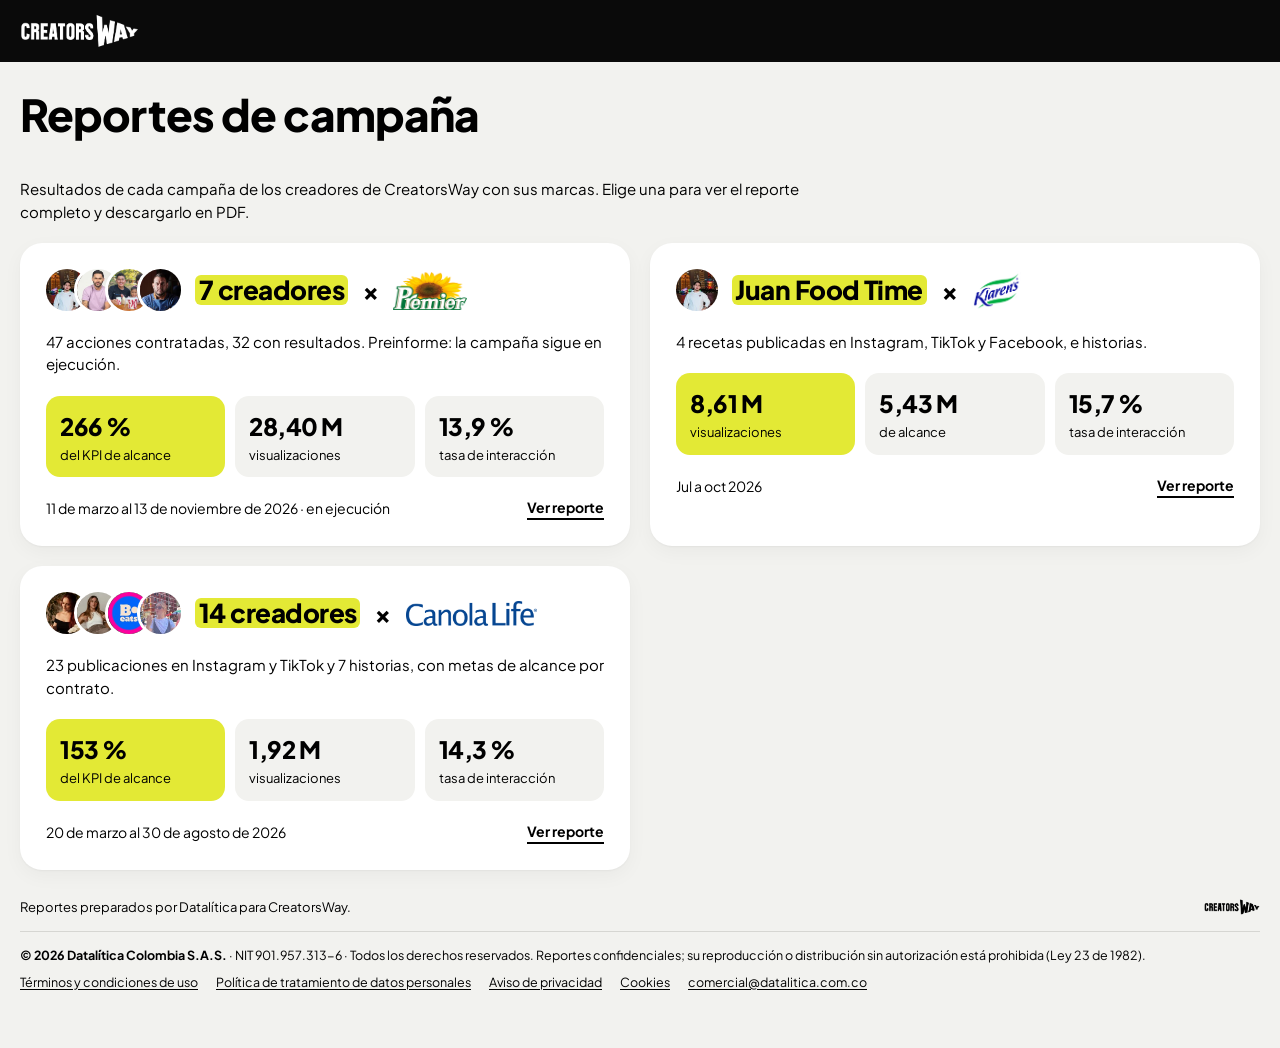
<file: index.html>
<!doctype html>
<html lang="es">
<head>
<meta charset="utf-8">
<meta name="viewport" content="width=device-width,initial-scale=1,viewport-fit=cover">
<meta name="robots" content="noindex">
<title>Reportes de campaña · CreatorsWay</title>
<link rel="icon" href="assets/favicon.ico" sizes="any">
<link rel="icon" type="image/png" sizes="32x32" href="assets/favicon-32.png">
<link rel="icon" type="image/png" sizes="16x16" href="assets/favicon-16.png">
<link rel="apple-touch-icon" href="assets/apple-touch-icon.png">
<meta name="theme-color" content="#0A0A0A">
<link rel="preconnect" href="https://fonts.googleapis.com">
<link rel="preconnect" href="https://fonts.gstatic.com" crossorigin>
<link rel="stylesheet" href="https://fonts.googleapis.com/css2?family=Plus+Jakarta+Sans:wght@400;500;600;700;800&display=swap">
<style>

/* Diseño aprobado (2026-11-05): barra superior negra con el menú del reporte; fondo gris cálido con tarjetas
   blancas muy redondeadas; amarillo CreatorsWay para lo activo y la cifra principal; negro y amarillo para las redes. */
:root{
  --fondo:#F2F2EF; --tarjeta:#FFFFFF; --negro:#000000; --barra:#0A0A0A;
  --amarillo:#E3E935; --amarillo-suave:#F4F7B8; --pista:#ECECE8; --linea:#ECECE8; --gris-tabla:#D9D9D9;
  --klarens:#0B1F8F; --ig:#0A0A0A; --tt:#E3E935; --fb:#1877F2;
  --sube:#2F7A3B; --sube-bg:#E5F1E6; --baja:#C2410C; --baja-bg:#FBE9DF; --media-bg:#F0F0EC;
  --sombra:0 1px 2px rgba(0,0,0,.04),0 6px 20px rgba(0,0,0,.04);
  --r:22px; --f:"Plus Jakarta Sans",system-ui,"Segoe UI",sans-serif;
  color-scheme:light;
}
*{box-sizing:border-box}
html{-webkit-text-size-adjust:100%}
body{margin:0;background:var(--fondo);color:var(--negro);font:400 15px/1.5 var(--f)}
h1,h2,h3,p{margin:0}
a{color:inherit}
.num{font-variant-numeric:tabular-nums}

/* barra superior */
.top{position:sticky;top:0;z-index:9;background:var(--barra);color:#fff;padding-top:env(safe-area-inset-top,0px);
  padding-left:max(16px,env(safe-area-inset-left,0px));padding-right:max(16px,env(safe-area-inset-right,0px))}
.top-in{max-width:1240px;margin:0 auto;display:flex;align-items:center;gap:28px;padding-block:14px}
.top .cw{height:34px;width:auto;flex:0 0 auto}
.nav{display:flex;gap:6px;overflow-x:auto;scrollbar-width:none;flex:1 1 auto;min-width:0}
.nav button{flex:0 0 auto;background:transparent;border:0;color:#E8E8E8;font:500 14px var(--f);padding:10px 16px;border-radius:12px;cursor:pointer;display:inline-flex;align-items:center;gap:8px}
.nav button:hover{background:#1C1C1C;color:#fff}
.nav button.on{background:var(--amarillo);color:#000;font-weight:700}
.nav button:focus-visible{outline:2px solid var(--amarillo);outline-offset:2px}
.nav svg{width:16px;height:16px}
.top-r{display:flex;align-items:center;gap:10px;flex:0 0 auto}
.period{border:1px solid #333;border-radius:12px;padding:9px 14px;font-size:14px;white-space:nowrap}
.btn.yel{background:#000;color:#fff;border:1px solid #3A3A3A;padding:10px 16px;font-size:14px}
.btn.yel:hover{background:#1C1C1C}
.title h1{display:flex;align-items:center;flex-wrap:wrap;gap:.12em .3em}
.title h1 .tlogo{height:2.4em;width:auto}
.title h1 .x{line-height:1}
.tabhead{display:flex;align-items:center;gap:12px}
.tabhead h2{font-size:24px;font-weight:800;letter-spacing:-.02em}
.tabhead span.s{font-size:15px}
.pbadge{width:40px;height:40px;border-radius:12px;display:grid;place-items:center;color:#fff;flex:0 0 auto}
.pbadge svg{width:22px;height:22px}
.pbadge.ig{background:radial-gradient(circle at 30% 107%,#FDF497 0%,#FD5949 45%,#D6249F 60%,#285AEB 90%)}
.pbadge.tt{background:#000}
.pbadge.fb{background:var(--fb)}
.fill.fb{background:var(--fb)}
.sbar .fb{background:var(--fb)}
.aprox{font-size:12px;font-weight:600;margin-left:4px}
.pbadge.tt svg{filter:drop-shadow(-1px -1px 0 #25F4EE) drop-shadow(1px 1px 0 #FE2C55)}
.sec-t{display:grid;gap:4px;margin-top:12px}
.sec-t h2{font-size:22px;font-weight:800;letter-spacing:-.02em}
.sec-t p{font-size:15px;max-width:72ch}
.kpi .ins{font-size:13px;line-height:1.45;border-top:1px solid var(--linea);padding-top:10px;margin-top:2px}
.kpi.hi .ins{border-top-color:rgba(0,0,0,.18)}
.kpi .ins b{font-weight:800}
.callout{display:block;font-size:14px;line-height:1.55}
.callout b{font-weight:800}
.foot{display:grid;gap:14px}
.foot-top{display:flex;justify-content:space-between;align-items:center;gap:16px;flex-wrap:wrap}
.legal{border-top:1px solid #D6D6D2;padding-top:14px;display:grid;gap:8px;font-size:12.5px;line-height:1.5}
.legal nav{display:flex;flex-wrap:wrap;gap:6px 18px}
.legal a{color:#000;text-decoration:underline;text-underline-offset:2px}

/* página */
.page{padding-left:max(16px,env(safe-area-inset-left,0px));padding-right:max(16px,env(safe-area-inset-right,0px));padding-block:28px 56px}
.wrap{max-width:1240px;margin:0 auto;display:grid;grid-template-columns:minmax(0,1fr);gap:20px}
.wrap > *{min-width:0}
.title{display:flex;justify-content:space-between;align-items:flex-end;gap:16px 24px;flex-wrap:wrap;margin-bottom:8px}
.title h1{font-size:clamp(30px,4vw,44px);line-height:1.1;font-weight:800;letter-spacing:-.02em;text-wrap:balance}
.title h1 .jft{background:var(--amarillo);padding:0 .14em;border-radius:6px;box-decoration-break:clone;-webkit-box-decoration-break:clone}
.title h1 .kl{color:var(--klarens)}
.title .sub{font-size:16px;margin-top:8px;max-width:70ch}
.title-r{display:flex;align-items:center;gap:12px;flex-wrap:wrap}
.title-r img{height:52px;width:auto}
.btn{background:#000;color:#fff;border:0;border-radius:12px;padding:13px 20px;font:700 15px var(--f);cursor:pointer;display:inline-flex;gap:8px;align-items:center;text-decoration:none}
.btn.ghost{background:#fff;color:#000;box-shadow:var(--sombra)}
.btn:focus-visible{outline:2px solid #000;outline-offset:2px}

.card{background:var(--tarjeta);border-radius:var(--r);box-shadow:var(--sombra);padding:26px}
.card-h{display:flex;justify-content:space-between;align-items:flex-start;gap:12px;margin-bottom:18px;flex-wrap:wrap}
.card-h h2{font-size:19px;font-weight:700;letter-spacing:-.01em}
.card-h p{font-size:14px;margin-top:4px}
.legend{display:flex;gap:16px;font-size:13px;flex:0 0 auto}
.legend span{display:inline-flex;align-items:center;gap:6px}
.legend i{width:10px;height:10px;border-radius:50%;display:inline-block}
.legend i.tt,.dot.tt{box-shadow:inset 0 0 0 1px rgba(0,0,0,.2)}

/* cifras */
.kpis{display:grid;grid-template-columns:repeat(5,minmax(0,1fr));gap:16px}
.kpi{display:grid;gap:14px;align-content:start}
.kpi .row{display:flex;justify-content:space-between;align-items:center;gap:8px}
.kpi .k{font-size:15px;font-weight:500}
.kpi .ic{width:36px;height:36px;border-radius:10px;background:var(--fondo);display:grid;place-items:center;flex:0 0 auto}
.kpi .ic svg{width:16px;height:16px}
.kpi .v{font-size:clamp(28px,2.6vw,38px);font-weight:800;line-height:1;letter-spacing:-.02em}
.kpi .d{font-size:13px}
.kpi.hi{background:var(--amarillo)}
.kpi.hi .ic{background:rgba(255,255,255,.55)}

.duo{display:grid;grid-template-columns:minmax(0,1.75fr) minmax(0,1fr);gap:16px;align-items:stretch}
.chart{position:relative}
.crow{display:grid;grid-template-columns:minmax(0,1fr) minmax(0,1.7fr) 96px;gap:20px;align-items:center;padding:14px 0;border-top:1px solid var(--linea)}
.cname{display:flex;gap:12px;align-items:center;min-width:0}
.cname > div{min-width:0}
.thumb{flex:0 0 auto;display:block;width:46px;height:82px;border-radius:10px;overflow:hidden;background:var(--pista)}
.thumb img{width:100%;height:100%;object-fit:cover;display:block}
.thumb:focus-visible{outline:2px solid #000;outline-offset:2px}
.title h1 .tavatar{width:2.2em;height:2.2em;border-radius:50%;object-fit:cover;box-shadow:0 0 0 3px #fff,0 0 0 4px var(--linea)}
.cname strong{display:block;font-weight:700;font-size:15px;line-height:1.3}
.cname span{font-size:13px}
.bars{display:grid;gap:5px}
.b{display:grid;grid-template-columns:minmax(0,1fr) 60px;gap:10px;align-items:center;font-size:13px;font-weight:600}
.b .track{height:10px;border-radius:99px;background:var(--pista)}
.b .fill{height:100%;border-radius:99px}
.fill.ig{background:var(--ig)} .fill.tt{background:var(--tt)}
.b:focus-visible{outline:2px solid #000;outline-offset:3px;border-radius:6px}
.er{justify-self:end;display:grid;justify-items:end;gap:5px}
.er .v{font-size:22px;font-weight:800;letter-spacing:-.02em}
.pill{font-size:12px;font-weight:700;padding:3px 10px;border-radius:999px;background:var(--media-bg);white-space:nowrap}
.pill.alta{background:var(--sube-bg);color:var(--sube)}
.pill.baja{background:var(--baja-bg);color:var(--baja)}
.tip{position:absolute;pointer-events:none;background:#000;color:#fff;font-size:13px;line-height:1.45;padding:8px 12px;border-radius:10px;white-space:nowrap;z-index:2}

.share{display:grid;gap:18px}
.srow{display:grid;gap:8px}
.srow .t{display:flex;justify-content:space-between;gap:8px;font-size:14px}
.srow .t b{font-weight:700}
.sbar{display:flex;height:10px;border-radius:99px;overflow:hidden;gap:2px;background:#fff}
.sbar .ig{background:var(--ig)} .sbar .tt{background:var(--tt)}
.callout{background:var(--fondo);border-radius:16px;padding:16px 18px;margin:20px 0 0;display:block}
.callout b{font-weight:700}
.callout span{font-size:14px}

.finds{display:grid;grid-template-columns:repeat(3,minmax(0,1fr));gap:16px}
.find{display:grid;gap:10px;align-content:start}
.find .v{font-size:42px;font-weight:800;line-height:1;letter-spacing:-.03em}
.find h3{font-size:17px;font-weight:700;line-height:1.3}
.find p{font-size:14px}
.find.hi{background:#000;color:#fff}
.find.hi .v{color:var(--amarillo)}

.quotes{display:grid;grid-template-columns:repeat(3,minmax(0,1fr));gap:16px}
.quote{margin:0;display:grid;gap:10px;align-content:start}
.quote .qt{font-size:12px;font-weight:700;background:var(--fondo);border-radius:999px;padding:3px 10px;justify-self:start}
.quote blockquote{margin:0;font-size:17px;font-weight:600;line-height:1.4}
.quote figcaption{font-size:13px}
.duo.inner{gap:32px}
.nets{display:grid;grid-template-columns:repeat(2,minmax(0,1fr));gap:16px}
.net-h{display:flex;align-items:center;gap:12px;margin-bottom:18px}
.badge{width:40px;height:40px;border-radius:12px;display:grid;place-items:center;font:800 13px var(--f);flex:0 0 auto}
.badge.ig{background:var(--ig);color:#fff} .badge.tt{background:var(--tt);color:#000}
.net-h strong{font-size:17px;display:block}
.net-h span{font-size:13px}
.net-g{display:grid;grid-template-columns:repeat(3,minmax(0,1fr));gap:18px 12px}
.net-g div{display:grid;gap:2px}
.net-g .v{font-size:24px;font-weight:800;letter-spacing:-.02em;line-height:1.1}
.net-g .k{font-size:13px}

/* comparación de una pieza */
.vs{display:grid;gap:16px}
.vsr{display:grid;gap:8px}
.vsr .t{display:grid;grid-template-columns:minmax(0,1fr) auto minmax(0,1fr);gap:8px;font-size:14px;align-items:baseline}
.vsr .t .a{font-weight:800;font-size:17px}
.vsr .t .m{font-weight:600;text-align:center}
.vsr .t .z{font-weight:800;font-size:17px;text-align:right}
.note{font-size:15px;line-height:1.6}
.facts{display:grid;gap:10px;margin-top:18px}
.facts div{display:flex;justify-content:space-between;gap:12px;background:var(--fondo);border-radius:12px;padding:10px 14px;font-size:14px}
.facts b{font-weight:800;white-space:nowrap}
.links{display:flex;gap:8px;flex-wrap:wrap;margin-top:18px}

.tbl{overflow-x:auto;border-radius:14px;border:1px solid var(--linea)}
table{border-collapse:collapse;width:100%;min-width:660px;font-size:14px}
th,td{padding:12px 14px;text-align:right;white-space:nowrap}
th:first-child,td:first-child{text-align:left;white-space:normal}
th.l,td.l{text-align:left}
thead th{background:var(--gris-tabla);font-weight:700;font-size:13px}
tbody td{border-top:1px solid var(--linea)}
tbody tr.hl td{background:var(--amarillo-suave)}
tfoot td{font-weight:800;border-top:2px solid #000}
.dot{display:inline-block;width:10px;height:10px;border-radius:50%;margin-right:8px}
.mini{display:inline-block;height:6px;border-radius:99px;background:#000;vertical-align:middle;margin-left:8px}
.hand{display:block;font-size:11.5px}

.stories{display:grid;grid-template-columns:240px minmax(0,1fr);gap:24px;align-items:start}
.sfigs{display:grid;gap:12px}
.sfigs div{background:var(--fondo);border-radius:16px;padding:14px 16px;display:grid;gap:2px}
.sfigs div:first-child{background:var(--amarillo)}
.sfigs .v{font-size:28px;font-weight:800;letter-spacing:-.02em;line-height:1.1}
.sfigs span{font-size:13px}

.foot{font-size:13px;padding-top:8px}
.foot img{height:16px;width:auto}

@media (max-width:1000px){
  .kpis{grid-template-columns:repeat(2,minmax(0,1fr))}
  .kpi.hi{grid-column:1 / -1}
  .duo,.nets,.finds,.quotes{grid-template-columns:minmax(0,1fr)}
    .period{display:none}
  .btn.yel{padding:9px 12px}
}
@media (max-width:640px){
  .crow{grid-template-columns:minmax(0,1fr) auto;gap:10px 14px}
  .crow .bars{grid-column:1 / -1;grid-row:2}
  .stories{grid-template-columns:minmax(0,1fr)}
  .card{padding:20px}
  .net-g{grid-template-columns:repeat(2,minmax(0,1fr))}
  .top-in{gap:16px}
    .top .cw{height:26px}
}
@media print{
  @page{size:A4 landscape;margin:8mm}
  body{-webkit-print-color-adjust:exact;print-color-adjust:exact}
  .top{position:static}
  .btn,.tip{display:none!important}
  .card,.kpi,.find{break-inside:avoid}
  .page{padding-block:16px 0}
}
@media (prefers-reduced-motion:reduce){*{scroll-behavior:auto!important}}

/* Portada: una tarjeta por campaña, con el mismo sistema visual de los reportes. */
.camps{display:grid;grid-template-columns:repeat(2,minmax(0,1fr));gap:20px}
.camp{display:grid;gap:20px;align-content:start;text-decoration:none;color:inherit;transition:box-shadow .15s}
.camp:hover{box-shadow:0 0 0 2px #000,var(--sombra)}
.camp:focus-visible{outline:2px solid #000;outline-offset:3px}
.camp-h{display:flex;align-items:center;gap:14px;flex-wrap:wrap;font-size:26px;font-weight:800;letter-spacing:-.02em;line-height:1.15}
.camp-h .jft{background:var(--amarillo);padding:0 .14em;border-radius:6px}
.camp-h img.logo{height:1.5em;width:auto}
.camp-h img.logo.wide{height:.95em}
.camp-h .avs{display:inline-flex}
.camp-h .avs img{width:1.6em;height:1.6em;border-radius:50%;object-fit:cover;box-shadow:0 0 0 3px #fff;margin-left:-.4em}
.camp-h .avs img:first-child{margin-left:0}
.camp p{font-size:15px;max-width:60ch}
.camp-n{display:grid;grid-template-columns:repeat(3,minmax(0,1fr));gap:10px}
.camp-n div{background:var(--fondo);border-radius:14px;padding:12px 14px;display:grid;gap:2px}
.camp-n div:first-child{background:var(--amarillo)}
.camp-n b{font-size:24px;font-weight:800;letter-spacing:-.02em}
.camp-n span{font-size:13px}
.camp-f{display:flex;justify-content:space-between;align-items:center;gap:12px;font-size:14px}
.camp-f .go{font-weight:700;border-bottom:2px solid #000}
@media (max-width:900px){.camps{grid-template-columns:minmax(0,1fr)}}
@media (max-width:520px){.camp-n{grid-template-columns:minmax(0,1fr)}}
</style>
</head>
<body>
<header class="top"><div class="top-in"><img class="cw" src="assets/logo-creatorsway-blanco.png" alt="CreatorsWay"></div></header>
<main class="page"><div class="wrap">
  <div class="title"><h1>Reportes de campaña</h1></div>
  <div class="sec-t"><p>Resultados de cada campaña de los creadores de CreatorsWay con sus marcas. Elige una para ver el reporte completo y descargarlo en PDF.</p></div>
  <section class="camps" id="camps"></section>
  <footer class="foot"><div class="foot-top"><span>Reportes preparados por Datalítica para CreatorsWay.</span><img src="assets/logo-creatorsway-negro.png" alt="CreatorsWay"></div>
    <div class="legal"><p><strong>© <span id="y"></span> Datalítica Colombia S.A.S.</strong> · NIT 901.957.313-6 · Todos los derechos reservados. Reportes confidenciales; su reproducción o distribución sin autorización está prohibida (Ley 23 de 1982).</p>
    <nav aria-label="Información legal"><a href="legal/terminos.html">Términos y condiciones de uso</a><a href="legal/datos-personales.html">Política de tratamiento de datos personales</a><a href="legal/datos-personales.html#aviso">Aviso de privacidad</a><a href="legal/datos-personales.html#cookies">Cookies</a><a href="mailto:comercial@datalitica.com.co">comercial@datalitica.com.co</a></nav></div></footer>
</div></main>
<script>
const D={"campanas":[{"id":"premier-2026","marca":"Premier","logo":"assets/logo-premier.png","logo_ancho":false,"quien":"7 creadores","avatares":["assets/premier-2026/avatar-juanfoodtime.jpg","assets/premier-2026/avatar-tatanarroyo.jpg","assets/premier-2026/avatar-foggyreposteria.jpg","assets/premier-2026/avatar-jeison_rodriguezchef.jpg"],"periodo":"11 de marzo al 13 de noviembre de 2026 · en ejecución","resumen":"47 acciones contratadas, 32 con resultados. Preinforme: la campaña sigue en ejecución.","cifras":[["266 %","del KPI de alcance"],["28,40 M","visualizaciones"],["13,9 %","tasa de interacción"]]},{"id":"klarens-2026","marca":"KLAREN'S","logo":"assets/logo-klarens-sin-fondo.png","logo_ancho":false,"quien":"Juan Food Time","avatares":["assets/klarens-2026/avatar-juanfoodtime.jpg"],"periodo":"Jul a oct 2026","resumen":"4 recetas publicadas en Instagram, TikTok y Facebook, e historias.","cifras":[["8,61 M","visualizaciones"],["5,43 M","de alcance"],["15,7 %","tasa de interacción"]]},{"id":"canola-2026","marca":"Canola Life","logo":"assets/logo-canola-life.png","logo_ancho":true,"quien":"14 creadores","avatares":["assets/canola-2026/avatar-yummy__journey.jpg","assets/canola-2026/avatar-natyfarah.jpg","assets/canola-2026/avatar-b.eats___.jpg","assets/canola-2026/avatar-juliana.cocina.jpg"],"periodo":"20 de marzo al 30 de agosto de 2026","resumen":"23 publicaciones en Instagram y TikTok y 7 historias, con metas de alcance por contrato.","cifras":[["153 %","del KPI de alcance"],["1,92 M","visualizaciones"],["14,3 %","tasa de interacción"]]}]};
const esc=s=>String(s??'').replace(/[&<>"]/g,c=>({'&':'&amp;','<':'&lt;','>':'&gt;','"':'&quot;'}[c]));
const short=v=>v>=1e6?(v/1e6).toLocaleString('es-CO',{minimumFractionDigits:2,maximumFractionDigits:2})+' M':v>=1e4?Math.round(v/1e3).toLocaleString('es-CO')+' K':new Intl.NumberFormat('es-CO').format(Math.round(v));
const pct=(v,d=0)=>(v*100).toLocaleString('es-CO',{minimumFractionDigits:d,maximumFractionDigits:d})+' %';
document.getElementById('y').textContent=new Date().getFullYear();
document.getElementById('camps').innerHTML=D.campanas.map(c=>`<a class="card camp" href="${esc(c.id)}/">
  <div class="camp-h"><span class="avs">${c.avatares.map(a=>`<img src="${esc(a)}" alt="">`).join('')}</span><span class="jft">${esc(c.quien)}</span><span>×</span><img class="logo${c.logo_ancho?' wide':''}" src="${esc(c.logo)}" alt="${esc(c.marca)}"></div>
  <p>${esc(c.resumen)}</p>
  <div class="camp-n">${c.cifras.map(([v,k])=>`<div><b>${esc(v)}</b><span>${esc(k)}</span></div>`).join('')}</div>
  <div class="camp-f"><span>${esc(c.periodo)}</span><span class="go">Ver reporte</span></div></a>`).join('');
</script>
<script async src="/gc.js"></script></body>
</html>
</file>
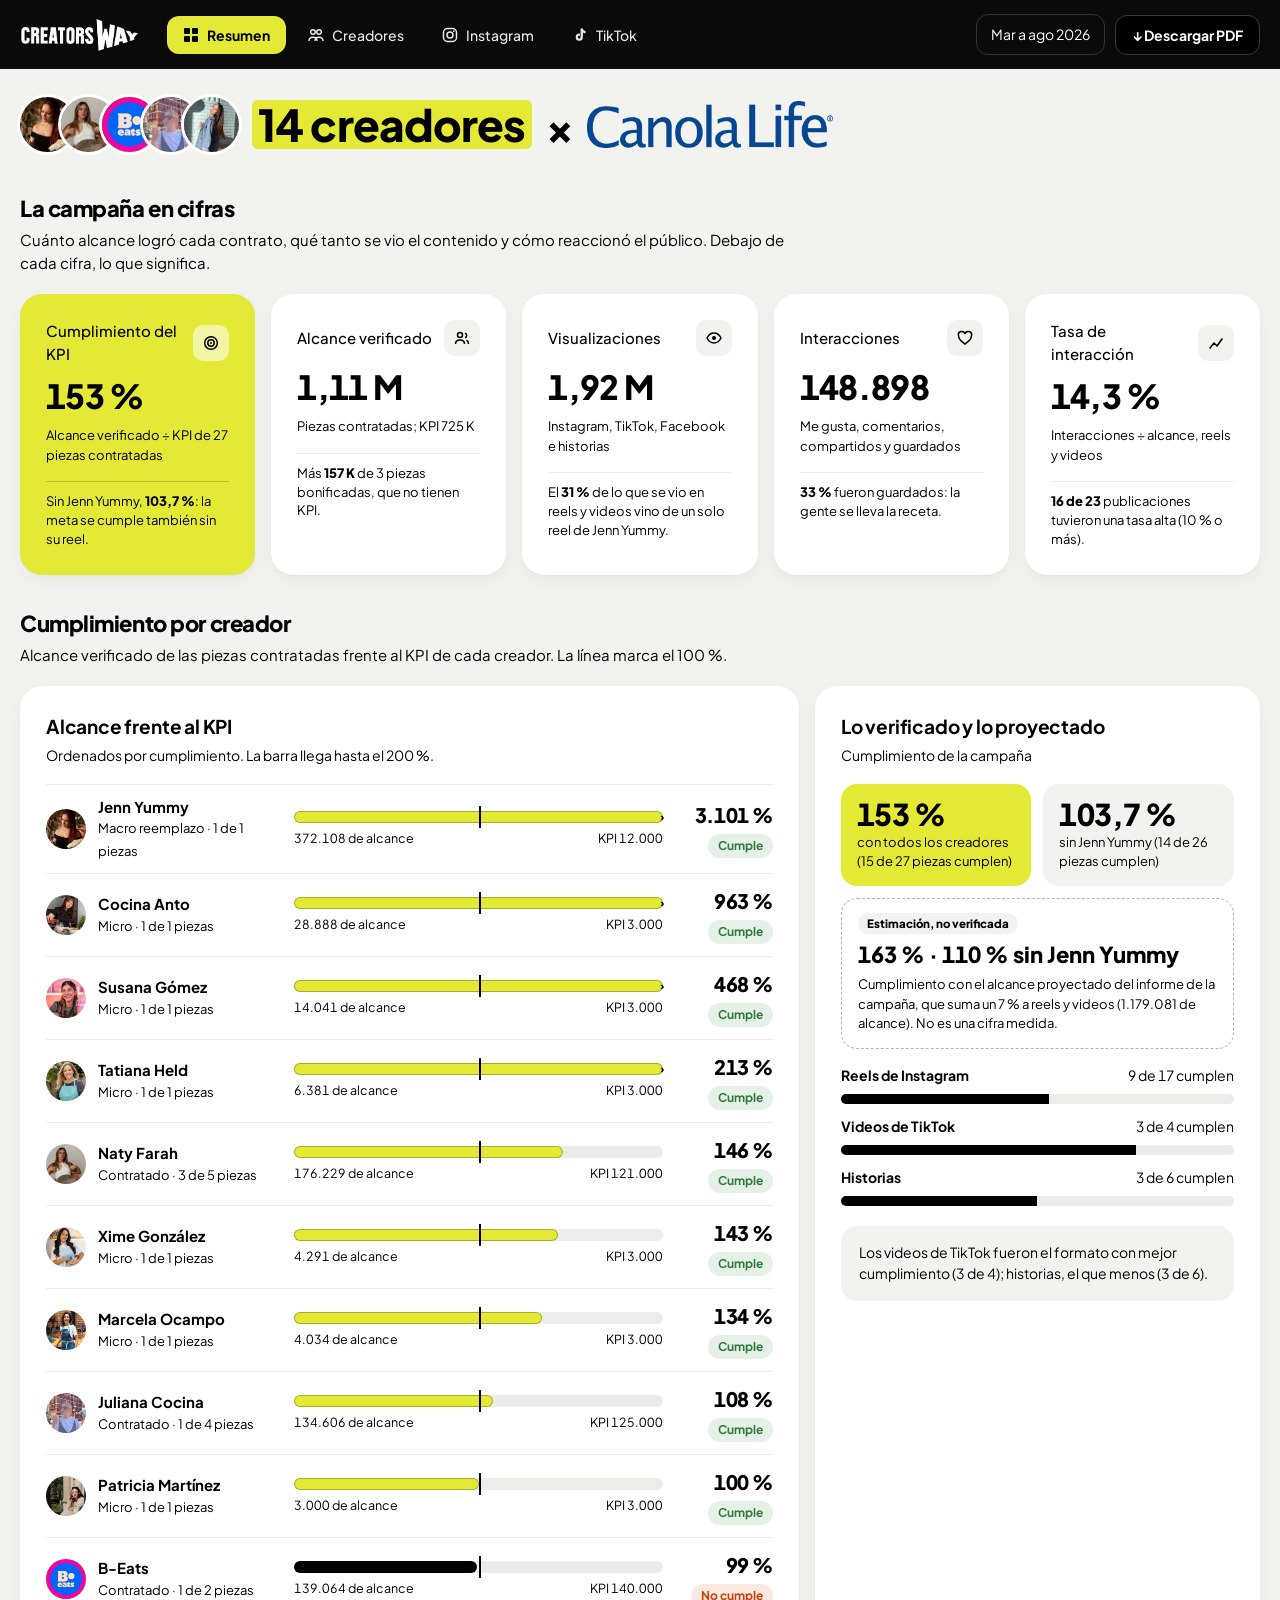
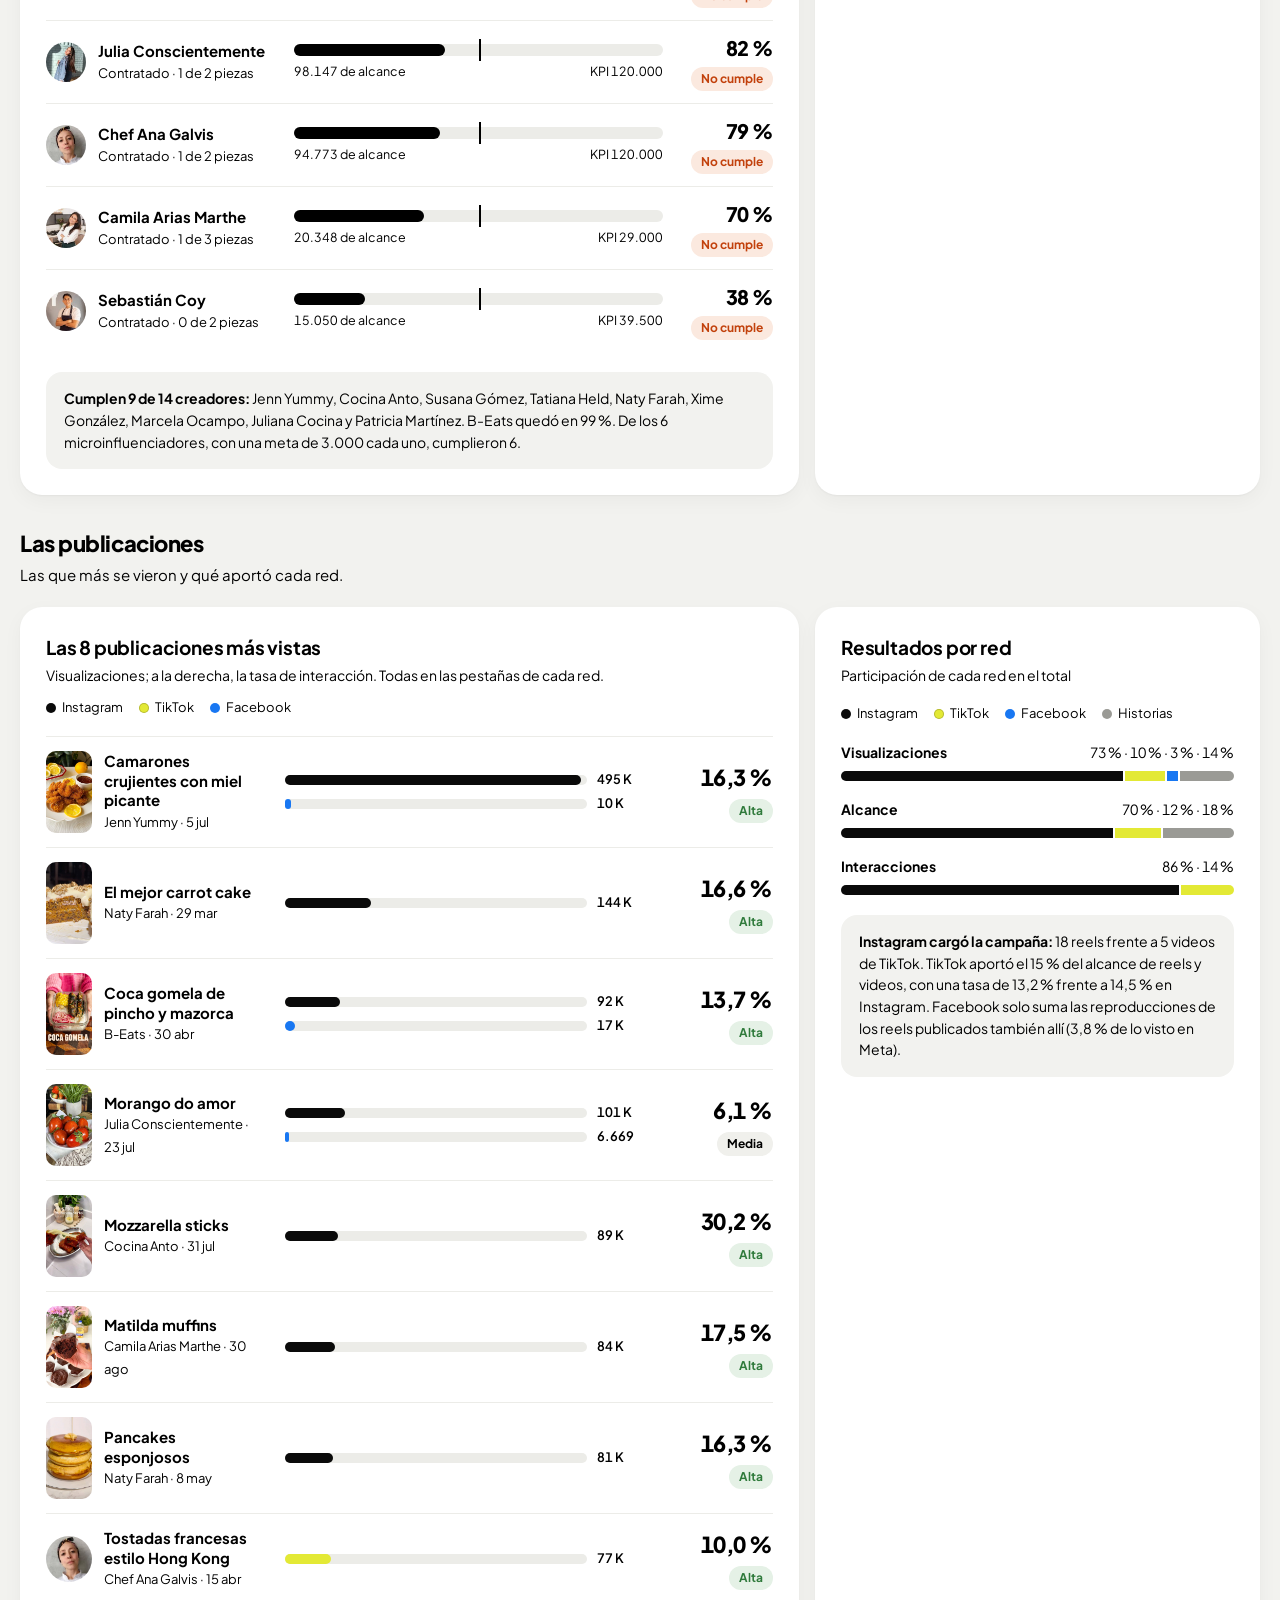
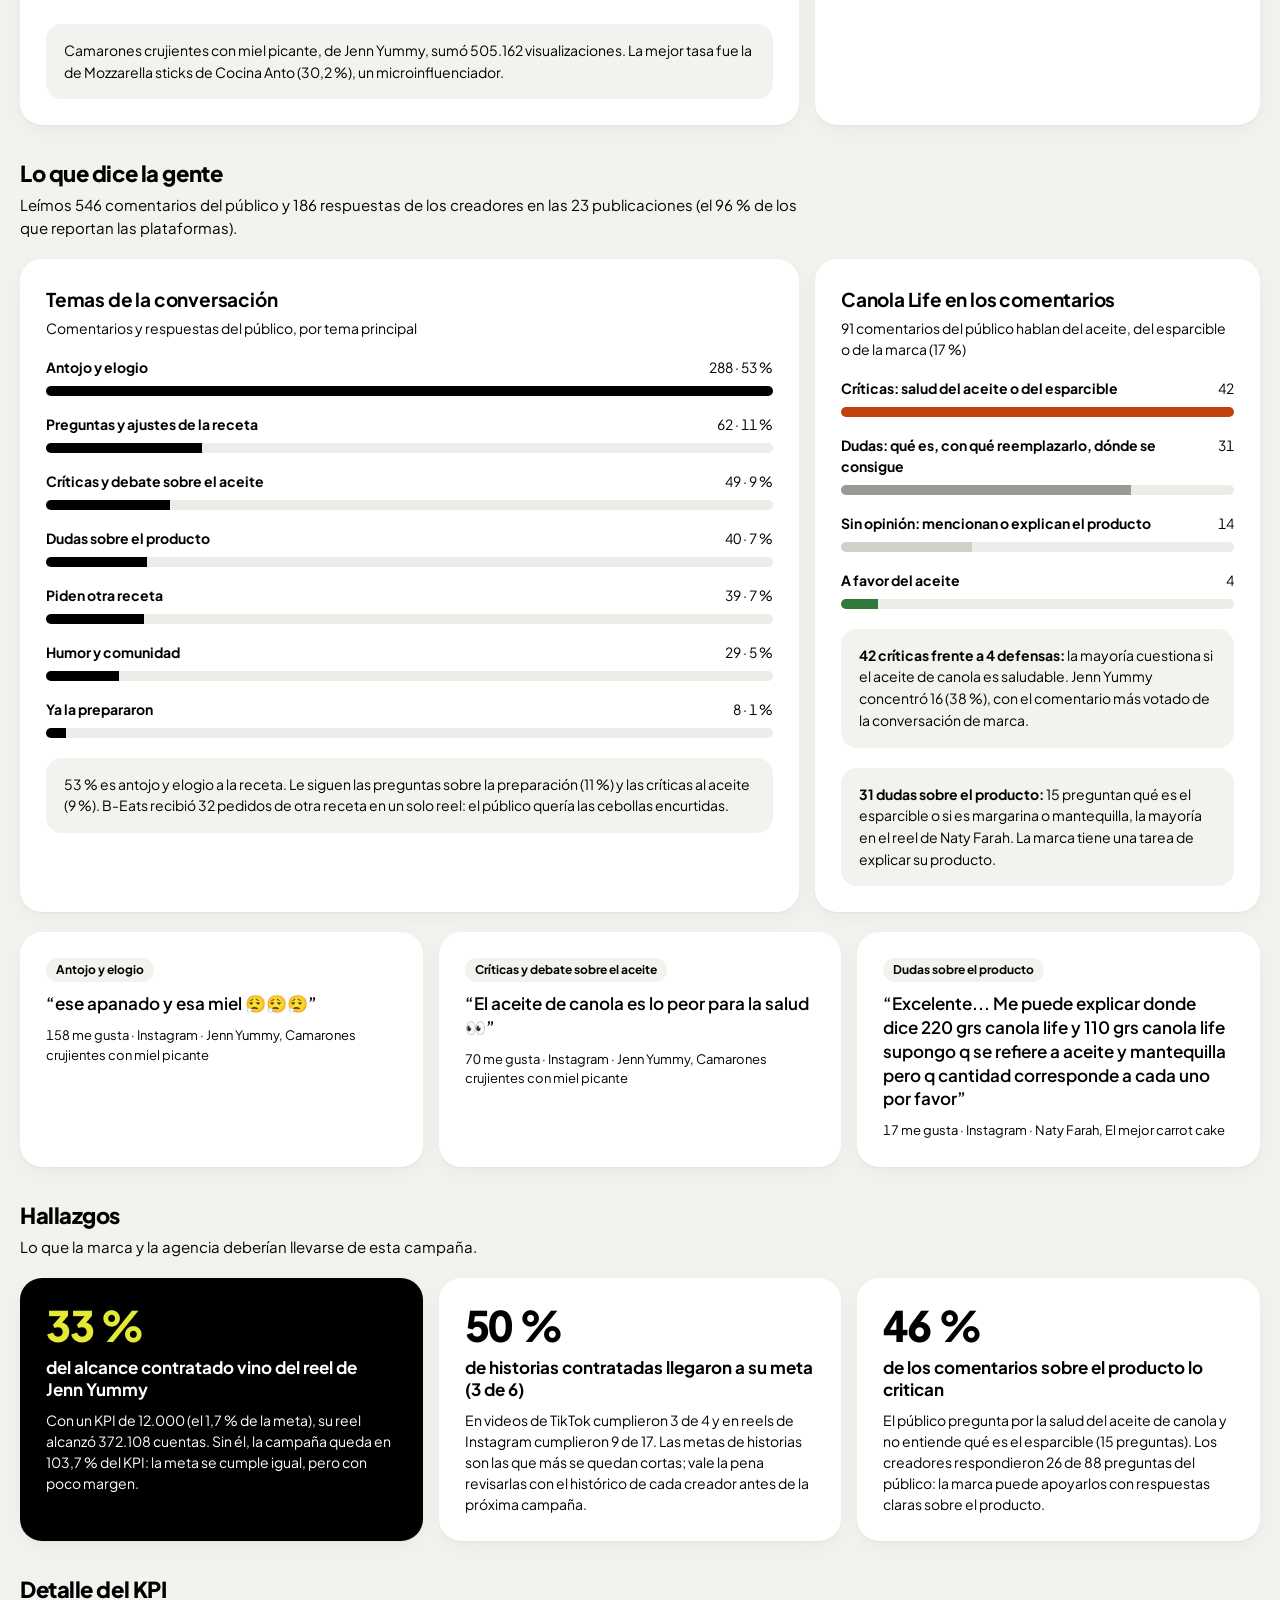
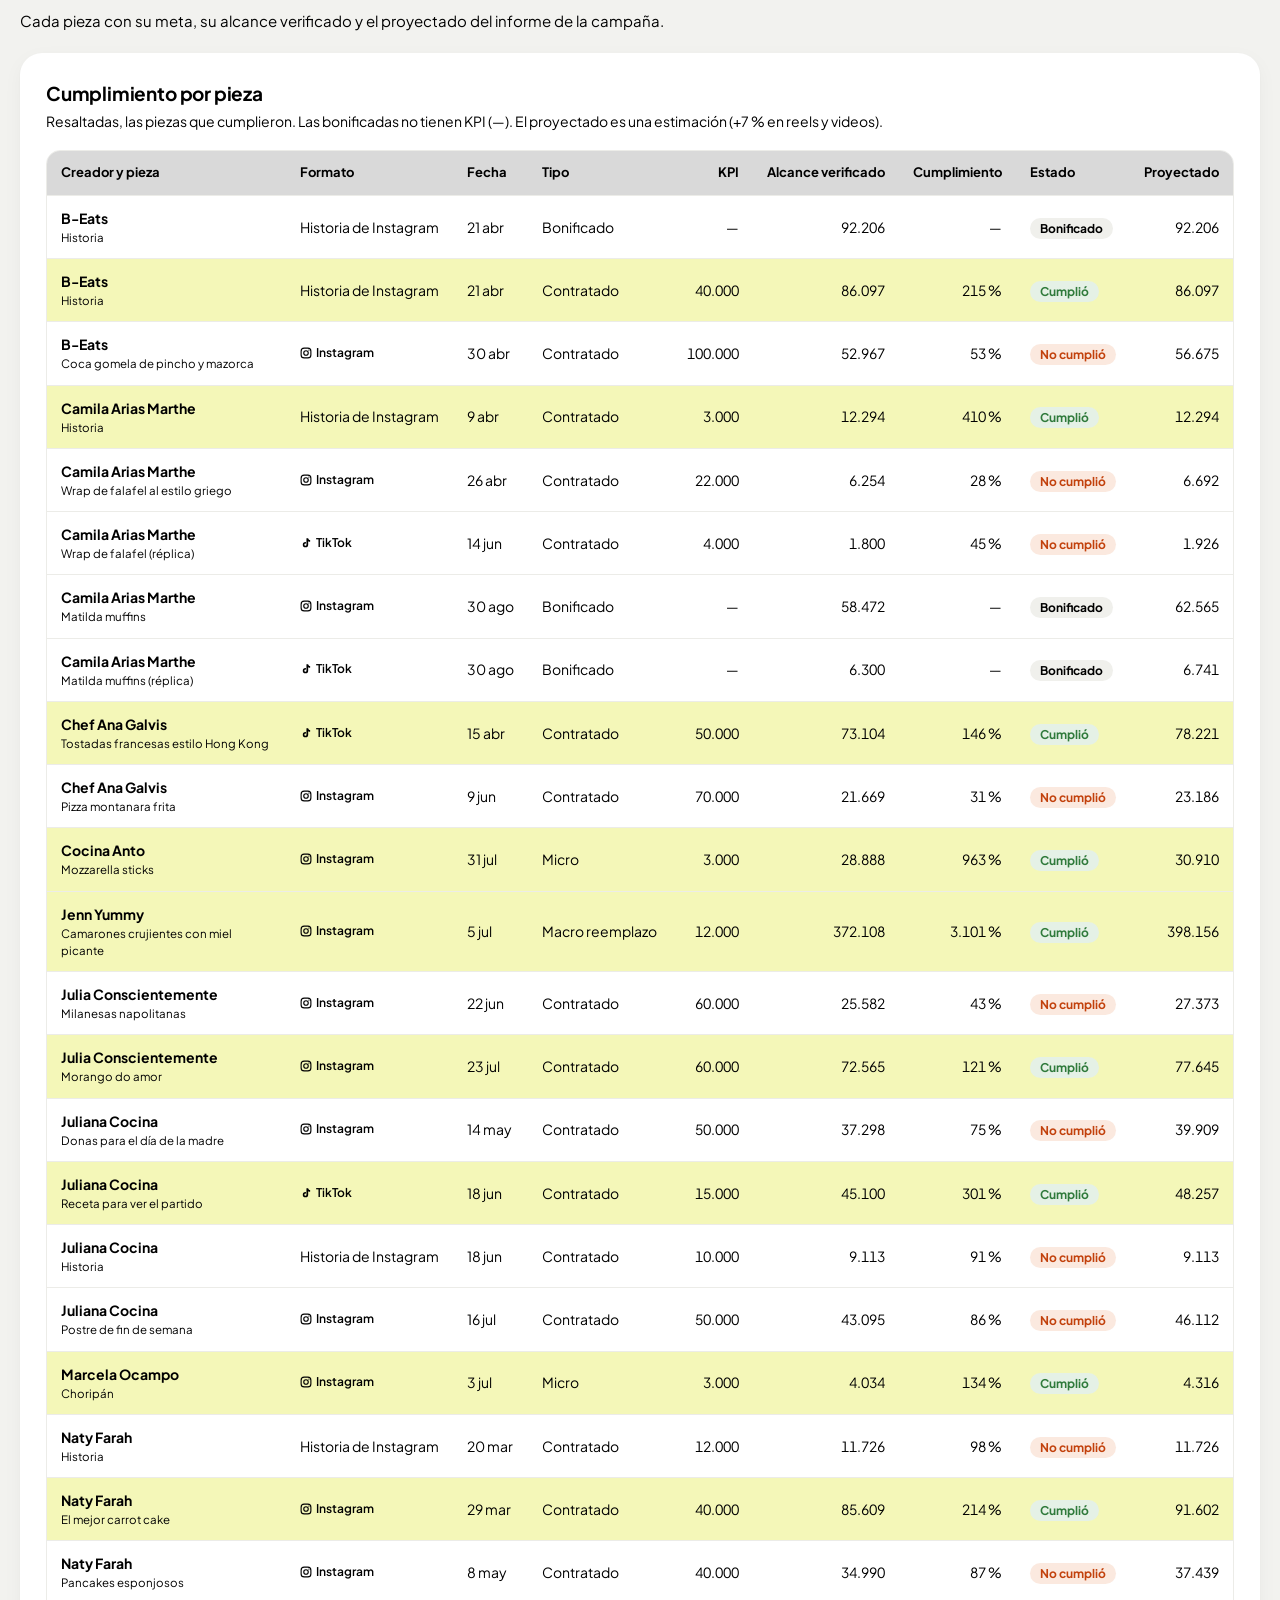
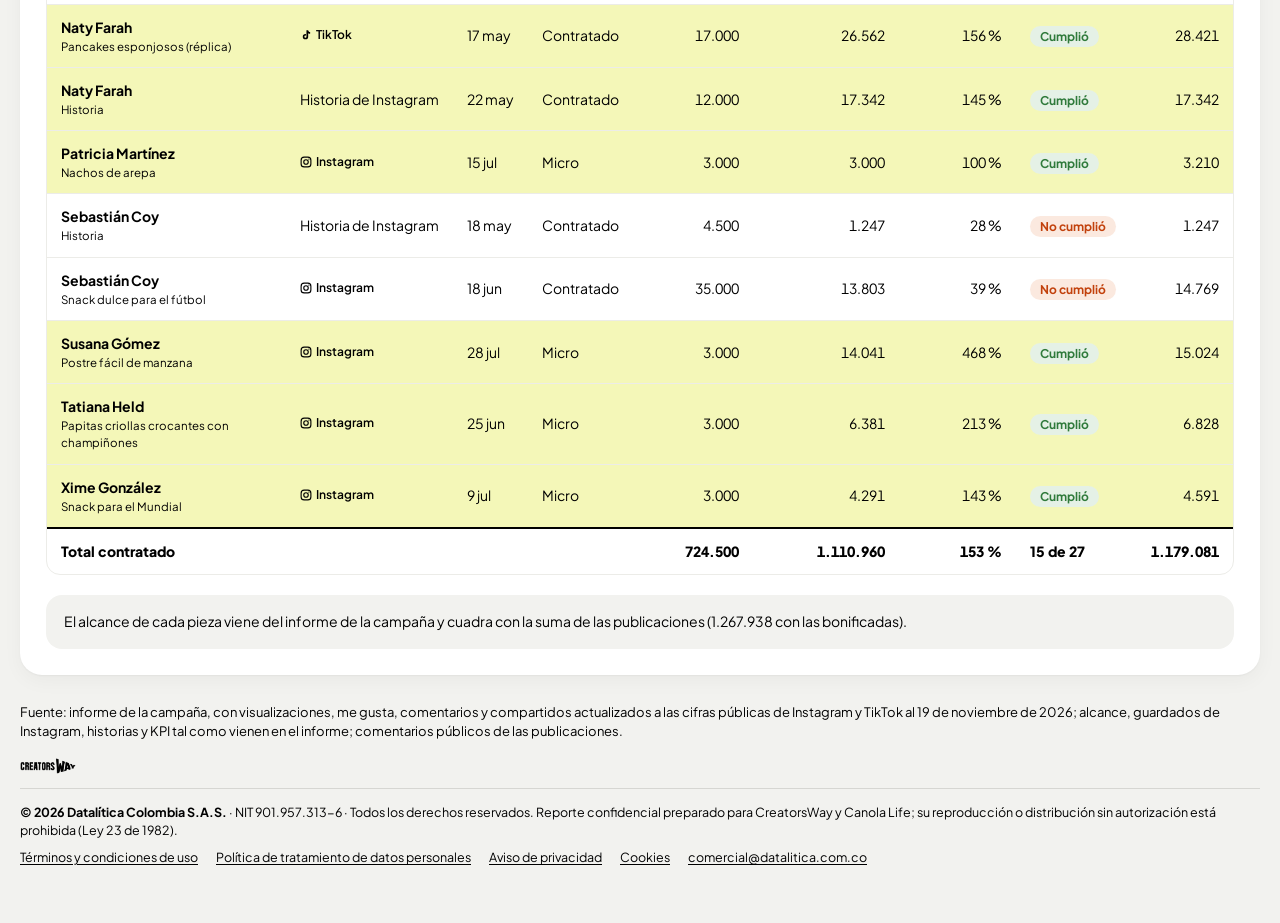
<file: canola-2026/index.html>
<!doctype html>
<html lang="es">
<head>
<meta charset="utf-8">
<meta name="viewport" content="width=device-width,initial-scale=1,viewport-fit=cover">
<meta name="robots" content="noindex">
<title>Reporte de campaña</title>
<link rel="icon" href="../assets/favicon.ico" sizes="any">
<link rel="icon" type="image/png" sizes="32x32" href="../assets/favicon-32.png">
<link rel="icon" type="image/png" sizes="16x16" href="../assets/favicon-16.png">
<link rel="apple-touch-icon" href="../assets/apple-touch-icon.png">
<meta name="theme-color" content="#0A0A0A">
<link rel="preconnect" href="https://fonts.googleapis.com">
<link rel="preconnect" href="https://fonts.gstatic.com" crossorigin>
<link rel="stylesheet" href="https://fonts.googleapis.com/css2?family=Plus+Jakarta+Sans:wght@400;500;600;700;800&display=swap">
<style>

/* Diseño aprobado (2026-11-05): barra superior negra con el menú del reporte; fondo gris cálido con tarjetas
   blancas muy redondeadas; amarillo CreatorsWay para lo activo y la cifra principal; negro y amarillo para las redes. */
:root{
  --fondo:#F2F2EF; --tarjeta:#FFFFFF; --negro:#000000; --barra:#0A0A0A;
  --amarillo:#E3E935; --amarillo-suave:#F4F7B8; --pista:#ECECE8; --linea:#ECECE8; --gris-tabla:#D9D9D9;
  --klarens:#0B1F8F; --ig:#0A0A0A; --tt:#E3E935; --fb:#1877F2;
  --sube:#2F7A3B; --sube-bg:#E5F1E6; --baja:#C2410C; --baja-bg:#FBE9DF; --media-bg:#F0F0EC;
  --sombra:0 1px 2px rgba(0,0,0,.04),0 6px 20px rgba(0,0,0,.04);
  --r:22px; --f:"Plus Jakarta Sans",system-ui,"Segoe UI",sans-serif;
  color-scheme:light;
}
*{box-sizing:border-box}
html{-webkit-text-size-adjust:100%}
body{margin:0;background:var(--fondo);color:var(--negro);font:400 15px/1.5 var(--f)}
h1,h2,h3,p{margin:0}
a{color:inherit}
.num{font-variant-numeric:tabular-nums}

/* barra superior */
.top{position:sticky;top:0;z-index:9;background:var(--barra);color:#fff;padding-top:env(safe-area-inset-top,0px);
  padding-left:max(16px,env(safe-area-inset-left,0px));padding-right:max(16px,env(safe-area-inset-right,0px))}
.top-in{max-width:1240px;margin:0 auto;display:flex;align-items:center;gap:28px;padding-block:14px}
.top .cw{height:34px;width:auto;flex:0 0 auto}
.nav{display:flex;gap:6px;overflow-x:auto;scrollbar-width:none;flex:1 1 auto;min-width:0}
.nav button{flex:0 0 auto;background:transparent;border:0;color:#E8E8E8;font:500 14px var(--f);padding:10px 16px;border-radius:12px;cursor:pointer;display:inline-flex;align-items:center;gap:8px}
.nav button:hover{background:#1C1C1C;color:#fff}
.nav button.on{background:var(--amarillo);color:#000;font-weight:700}
.nav button:focus-visible{outline:2px solid var(--amarillo);outline-offset:2px}
.nav svg{width:16px;height:16px}
.top-r{display:flex;align-items:center;gap:10px;flex:0 0 auto}
.period{border:1px solid #333;border-radius:12px;padding:9px 14px;font-size:14px;white-space:nowrap}
.btn.yel{background:#000;color:#fff;border:1px solid #3A3A3A;padding:10px 16px;font-size:14px}
.btn.yel:hover{background:#1C1C1C}
.title h1{display:flex;align-items:center;flex-wrap:wrap;gap:.12em .3em}
.title h1 .tlogo{height:2.4em;width:auto}
.title h1 .x{line-height:1}
.tabhead{display:flex;align-items:center;gap:12px}
.tabhead h2{font-size:24px;font-weight:800;letter-spacing:-.02em}
.tabhead span.s{font-size:15px}
.pbadge{width:40px;height:40px;border-radius:12px;display:grid;place-items:center;color:#fff;flex:0 0 auto}
.pbadge svg{width:22px;height:22px}
.pbadge.ig{background:radial-gradient(circle at 30% 107%,#FDF497 0%,#FD5949 45%,#D6249F 60%,#285AEB 90%)}
.pbadge.tt{background:#000}
.pbadge.fb{background:var(--fb)}
.fill.fb{background:var(--fb)}
.sbar .fb{background:var(--fb)}
.aprox{font-size:12px;font-weight:600;margin-left:4px}
.pbadge.tt svg{filter:drop-shadow(-1px -1px 0 #25F4EE) drop-shadow(1px 1px 0 #FE2C55)}
.sec-t{display:grid;gap:4px;margin-top:12px}
.sec-t h2{font-size:22px;font-weight:800;letter-spacing:-.02em}
.sec-t p{font-size:15px;max-width:72ch}
.kpi .ins{font-size:13px;line-height:1.45;border-top:1px solid var(--linea);padding-top:10px;margin-top:2px}
.kpi.hi .ins{border-top-color:rgba(0,0,0,.18)}
.kpi .ins b{font-weight:800}
.callout{display:block;font-size:14px;line-height:1.55}
.callout b{font-weight:800}
.foot{display:grid;gap:14px}
.foot-top{display:flex;justify-content:space-between;align-items:center;gap:16px;flex-wrap:wrap}
.legal{border-top:1px solid #D6D6D2;padding-top:14px;display:grid;gap:8px;font-size:12.5px;line-height:1.5}
.legal nav{display:flex;flex-wrap:wrap;gap:6px 18px}
.legal a{color:#000;text-decoration:underline;text-underline-offset:2px}

/* página */
.page{padding-left:max(16px,env(safe-area-inset-left,0px));padding-right:max(16px,env(safe-area-inset-right,0px));padding-block:28px 56px}
.wrap{max-width:1240px;margin:0 auto;display:grid;grid-template-columns:minmax(0,1fr);gap:20px}
.wrap > *{min-width:0}
.title{display:flex;justify-content:space-between;align-items:flex-end;gap:16px 24px;flex-wrap:wrap;margin-bottom:8px}
.title h1{font-size:clamp(30px,4vw,44px);line-height:1.1;font-weight:800;letter-spacing:-.02em;text-wrap:balance}
.title h1 .jft{background:var(--amarillo);padding:0 .14em;border-radius:6px;box-decoration-break:clone;-webkit-box-decoration-break:clone}
.title h1 .kl{color:var(--klarens)}
.title .sub{font-size:16px;margin-top:8px;max-width:70ch}
.title-r{display:flex;align-items:center;gap:12px;flex-wrap:wrap}
.title-r img{height:52px;width:auto}
.btn{background:#000;color:#fff;border:0;border-radius:12px;padding:13px 20px;font:700 15px var(--f);cursor:pointer;display:inline-flex;gap:8px;align-items:center;text-decoration:none}
.btn.ghost{background:#fff;color:#000;box-shadow:var(--sombra)}
.btn:focus-visible{outline:2px solid #000;outline-offset:2px}

.card{background:var(--tarjeta);border-radius:var(--r);box-shadow:var(--sombra);padding:26px}
.card-h{display:flex;justify-content:space-between;align-items:flex-start;gap:12px;margin-bottom:18px;flex-wrap:wrap}
.card-h h2{font-size:19px;font-weight:700;letter-spacing:-.01em}
.card-h p{font-size:14px;margin-top:4px}
.legend{display:flex;gap:16px;font-size:13px;flex:0 0 auto}
.legend span{display:inline-flex;align-items:center;gap:6px}
.legend i{width:10px;height:10px;border-radius:50%;display:inline-block}
.legend i.tt,.dot.tt{box-shadow:inset 0 0 0 1px rgba(0,0,0,.2)}

/* cifras */
.kpis{display:grid;grid-template-columns:repeat(5,minmax(0,1fr));gap:16px}
.kpi{display:grid;gap:14px;align-content:start}
.kpi .row{display:flex;justify-content:space-between;align-items:center;gap:8px}
.kpi .k{font-size:15px;font-weight:500}
.kpi .ic{width:36px;height:36px;border-radius:10px;background:var(--fondo);display:grid;place-items:center;flex:0 0 auto}
.kpi .ic svg{width:16px;height:16px}
.kpi .v{font-size:clamp(28px,2.6vw,38px);font-weight:800;line-height:1;letter-spacing:-.02em}
.kpi .d{font-size:13px}
.kpi.hi{background:var(--amarillo)}
.kpi.hi .ic{background:rgba(255,255,255,.55)}

.duo{display:grid;grid-template-columns:minmax(0,1.75fr) minmax(0,1fr);gap:16px;align-items:stretch}
.chart{position:relative}
.crow{display:grid;grid-template-columns:minmax(0,1fr) minmax(0,1.7fr) 96px;gap:20px;align-items:center;padding:14px 0;border-top:1px solid var(--linea)}
.cname{display:flex;gap:12px;align-items:center;min-width:0}
.cname > div{min-width:0}
.thumb{flex:0 0 auto;display:block;width:46px;height:82px;border-radius:10px;overflow:hidden;background:var(--pista)}
.thumb img{width:100%;height:100%;object-fit:cover;display:block}
.thumb:focus-visible{outline:2px solid #000;outline-offset:2px}
.title h1 .tavatar{width:2.2em;height:2.2em;border-radius:50%;object-fit:cover;box-shadow:0 0 0 3px #fff,0 0 0 4px var(--linea)}
.cname strong{display:block;font-weight:700;font-size:15px;line-height:1.3}
.cname span{font-size:13px}
.bars{display:grid;gap:5px}
.b{display:grid;grid-template-columns:minmax(0,1fr) 60px;gap:10px;align-items:center;font-size:13px;font-weight:600}
.b .track{height:10px;border-radius:99px;background:var(--pista)}
.b .fill{height:100%;border-radius:99px}
.fill.ig{background:var(--ig)} .fill.tt{background:var(--tt)}
.b:focus-visible{outline:2px solid #000;outline-offset:3px;border-radius:6px}
.er{justify-self:end;display:grid;justify-items:end;gap:5px}
.er .v{font-size:22px;font-weight:800;letter-spacing:-.02em}
.pill{font-size:12px;font-weight:700;padding:3px 10px;border-radius:999px;background:var(--media-bg);white-space:nowrap}
.pill.alta{background:var(--sube-bg);color:var(--sube)}
.pill.baja{background:var(--baja-bg);color:var(--baja)}
.tip{position:absolute;pointer-events:none;background:#000;color:#fff;font-size:13px;line-height:1.45;padding:8px 12px;border-radius:10px;white-space:nowrap;z-index:2}

.share{display:grid;gap:18px}
.srow{display:grid;gap:8px}
.srow .t{display:flex;justify-content:space-between;gap:8px;font-size:14px}
.srow .t b{font-weight:700}
.sbar{display:flex;height:10px;border-radius:99px;overflow:hidden;gap:2px;background:#fff}
.sbar .ig{background:var(--ig)} .sbar .tt{background:var(--tt)}
.callout{background:var(--fondo);border-radius:16px;padding:16px 18px;margin:20px 0 0;display:block}
.callout b{font-weight:700}
.callout span{font-size:14px}

.finds{display:grid;grid-template-columns:repeat(3,minmax(0,1fr));gap:16px}
.find{display:grid;gap:10px;align-content:start}
.find .v{font-size:42px;font-weight:800;line-height:1;letter-spacing:-.03em}
.find h3{font-size:17px;font-weight:700;line-height:1.3}
.find p{font-size:14px}
.find.hi{background:#000;color:#fff}
.find.hi .v{color:var(--amarillo)}

.quotes{display:grid;grid-template-columns:repeat(3,minmax(0,1fr));gap:16px}
.quote{margin:0;display:grid;gap:10px;align-content:start}
.quote .qt{font-size:12px;font-weight:700;background:var(--fondo);border-radius:999px;padding:3px 10px;justify-self:start}
.quote blockquote{margin:0;font-size:17px;font-weight:600;line-height:1.4}
.quote figcaption{font-size:13px}
.duo.inner{gap:32px}
.nets{display:grid;grid-template-columns:repeat(2,minmax(0,1fr));gap:16px}
.net-h{display:flex;align-items:center;gap:12px;margin-bottom:18px}
.badge{width:40px;height:40px;border-radius:12px;display:grid;place-items:center;font:800 13px var(--f);flex:0 0 auto}
.badge.ig{background:var(--ig);color:#fff} .badge.tt{background:var(--tt);color:#000}
.net-h strong{font-size:17px;display:block}
.net-h span{font-size:13px}
.net-g{display:grid;grid-template-columns:repeat(3,minmax(0,1fr));gap:18px 12px}
.net-g div{display:grid;gap:2px}
.net-g .v{font-size:24px;font-weight:800;letter-spacing:-.02em;line-height:1.1}
.net-g .k{font-size:13px}

/* comparación de una pieza */
.vs{display:grid;gap:16px}
.vsr{display:grid;gap:8px}
.vsr .t{display:grid;grid-template-columns:minmax(0,1fr) auto minmax(0,1fr);gap:8px;font-size:14px;align-items:baseline}
.vsr .t .a{font-weight:800;font-size:17px}
.vsr .t .m{font-weight:600;text-align:center}
.vsr .t .z{font-weight:800;font-size:17px;text-align:right}
.note{font-size:15px;line-height:1.6}
.facts{display:grid;gap:10px;margin-top:18px}
.facts div{display:flex;justify-content:space-between;gap:12px;background:var(--fondo);border-radius:12px;padding:10px 14px;font-size:14px}
.facts b{font-weight:800;white-space:nowrap}
.links{display:flex;gap:8px;flex-wrap:wrap;margin-top:18px}

.tbl{overflow-x:auto;border-radius:14px;border:1px solid var(--linea)}
table{border-collapse:collapse;width:100%;min-width:660px;font-size:14px}
th,td{padding:12px 14px;text-align:right;white-space:nowrap}
th:first-child,td:first-child{text-align:left;white-space:normal}
th.l,td.l{text-align:left}
thead th{background:var(--gris-tabla);font-weight:700;font-size:13px}
tbody td{border-top:1px solid var(--linea)}
tbody tr.hl td{background:var(--amarillo-suave)}
tfoot td{font-weight:800;border-top:2px solid #000}
.dot{display:inline-block;width:10px;height:10px;border-radius:50%;margin-right:8px}
.mini{display:inline-block;height:6px;border-radius:99px;background:#000;vertical-align:middle;margin-left:8px}
.hand{display:block;font-size:11.5px}

.stories{display:grid;grid-template-columns:240px minmax(0,1fr);gap:24px;align-items:start}
.sfigs{display:grid;gap:12px}
.sfigs div{background:var(--fondo);border-radius:16px;padding:14px 16px;display:grid;gap:2px}
.sfigs div:first-child{background:var(--amarillo)}
.sfigs .v{font-size:28px;font-weight:800;letter-spacing:-.02em;line-height:1.1}
.sfigs span{font-size:13px}

.foot{font-size:13px;padding-top:8px}
.foot img{height:16px;width:auto}

@media (max-width:1000px){
  .kpis{grid-template-columns:repeat(2,minmax(0,1fr))}
  .kpi.hi{grid-column:1 / -1}
  .duo,.nets,.finds,.quotes{grid-template-columns:minmax(0,1fr)}
    .period{display:none}
  .btn.yel{padding:9px 12px}
}
@media (max-width:640px){
  .crow{grid-template-columns:minmax(0,1fr) auto;gap:10px 14px}
  .crow .bars{grid-column:1 / -1;grid-row:2}
  .stories{grid-template-columns:minmax(0,1fr)}
  .card{padding:20px}
  .net-g{grid-template-columns:repeat(2,minmax(0,1fr))}
  .top-in{gap:16px}
    .top .cw{height:26px}
}
@media print{
  @page{size:A4 landscape;margin:8mm}
  body{-webkit-print-color-adjust:exact;print-color-adjust:exact}
  .top{position:static}
  .btn,.tip{display:none!important}
  .card,.kpi,.find{break-inside:avoid}
  .page{padding-block:16px 0}
}
@media (prefers-reduced-motion:reduce){*{scroll-behavior:auto!important}}

/* Campaña con varios creadores: mismo sistema visual que el reporte de un creador (templates/reporte.html). */
:root{--hist:#9A9A95;--canola:#064691}
.title h1 .tlogo.wide{height:1.05em}
.title h1 .tlogo.tall{height:1.9em}
.plan-bar{display:flex;height:16px;border-radius:99px;overflow:hidden;gap:2px;background:#fff;margin:6px 0 14px}
.plan-bar div{height:100%}
.e-ok{background:#000}.e-apr{background:var(--amarillo)}.e-no{background:var(--baja)}.e-pend{background:#B5B5B0}
.plan-leg{display:flex;flex-wrap:wrap;gap:8px 16px;font-size:13px}
.plan-leg span{display:inline-flex;align-items:center;gap:6px}
.plan-leg i{width:10px;height:10px;border-radius:3px;display:inline-block}
.prow{display:grid;grid-template-columns:minmax(0,1fr) minmax(0,1.4fr) 80px;gap:14px;align-items:center;padding:10px 0;border-top:1px solid var(--linea)}
.prow .plan-bar{margin:0;height:12px}
.prow .n{justify-self:end;font-size:13px;font-weight:700}
.pend{display:grid;gap:8px;margin-top:4px}
.pend div{display:flex;justify-content:space-between;gap:12px;background:var(--fondo);border-radius:12px;padding:10px 14px;font-size:14px}
.pend b{white-space:nowrap}
.pill.sv{background:#F0F0EC;color:#5A5A55}
@media (max-width:640px){.prow{grid-template-columns:minmax(0,1fr) auto}.prow .plan-bar{grid-column:1 / -1;grid-row:2}}
.avs{display:inline-flex;align-items:center}
.avs img{width:1.25em;height:1.25em;border-radius:50%;object-fit:cover;box-shadow:0 0 0 3px #fff;margin-left:-.32em}
.avs img:first-child{margin-left:0}
.fill.hist,.sbar .hist{background:var(--hist)}
.legend i.hist{background:var(--hist)}
.thumb.av{width:46px;height:46px;border-radius:50%}
/* cumplimiento por creador */
.kpirow{display:grid;grid-template-columns:minmax(0,1fr) minmax(0,1.6fr) 92px;gap:18px;align-items:center;padding:12px 0;border-top:1px solid var(--linea)}
.who{display:flex;gap:12px;align-items:center;min-width:0}
.who img{width:40px;height:40px;border-radius:50%;object-fit:cover;flex:0 0 auto}
.who strong{display:block;font-size:15px;line-height:1.3}
.who span{font-size:13px}
.meter{position:relative;height:12px;border-radius:99px;background:var(--pista)}
.meter .fill{position:absolute;inset:0 auto 0 0;border-radius:99px;background:#000}
.meter .fill.ok{background:var(--amarillo);box-shadow:inset 0 0 0 1px rgba(0,0,0,.25)}
.meter .goal{position:absolute;top:-5px;bottom:-5px;width:2px;background:#000}
.meter .over{position:absolute;right:-2px;top:50%;transform:translateY(-50%);font-size:11px;font-weight:800}
.meter-l{display:flex;justify-content:space-between;font-size:12.5px;margin-top:6px}
.pct{justify-self:end;display:grid;justify-items:end;gap:4px}
.pct .v{font-size:20px;font-weight:800;letter-spacing:-.02em}
.pill.ok{background:var(--sube-bg);color:var(--sube)}
.pill.no{background:var(--baja-bg);color:var(--baja)}
.pill.bono{background:var(--media-bg)}
.big2{display:grid;grid-template-columns:repeat(2,minmax(0,1fr));gap:12px}
.big2 div{background:var(--fondo);border-radius:16px;padding:14px 16px;display:grid;gap:2px}
.big2 div.hi{background:var(--amarillo)}
.big2 .v{font-size:30px;font-weight:800;letter-spacing:-.02em;line-height:1.1}
.big2 span{font-size:13px}
.est{border:1.5px dashed #B5B5B0;border-radius:16px;padding:14px 16px;margin-top:12px;display:grid;gap:4px}
.est .v{font-size:22px;font-weight:800}
.est span{font-size:13px}
.est b.tag{font-size:11.5px;font-weight:800;background:var(--fondo);border-radius:999px;padding:2px 9px;justify-self:start}
.fmt{display:grid;gap:12px;margin-top:16px}
/* tarjetas de creador */
.cgrid{display:grid;grid-template-columns:repeat(3,minmax(0,1fr));gap:16px}
.cc{display:grid;gap:14px;align-content:start}
.cc-h{display:flex;gap:12px;align-items:center}
.cc-h img{width:52px;height:52px;border-radius:50%;object-fit:cover;flex:0 0 auto}
.cc-h strong{display:block;font-size:16px;line-height:1.25}
.cc-h a{font-size:13px;text-decoration:none}
.cc-h a:hover{text-decoration:underline}
.cc .row{display:flex;justify-content:space-between;align-items:baseline;gap:8px}
.cc .row .v{font-size:30px;font-weight:800;letter-spacing:-.02em;line-height:1}
.cc .mini-g{display:grid;grid-template-columns:repeat(3,minmax(0,1fr));gap:8px}
.cc .mini-g div{background:var(--fondo);border-radius:12px;padding:8px 10px;display:grid}
.cc .mini-g b{font-size:16px;font-weight:800}
.cc .mini-g span{font-size:12px}
.cc .pz{font-size:13px;line-height:1.5;border-top:1px solid var(--linea);padding-top:10px}
.cc.hi{box-shadow:inset 0 0 0 2px var(--amarillo),var(--sombra)}
.tag-red{display:inline-flex;align-items:center;gap:4px;font-size:12px;font-weight:700}
.tag-red svg{width:12px;height:12px}
td .tag-red{font-weight:600}
@media (max-width:1000px){.cgrid{grid-template-columns:repeat(2,minmax(0,1fr))}}
@media (max-width:640px){
  .cgrid,.big2{grid-template-columns:minmax(0,1fr)}
  .kpirow{grid-template-columns:minmax(0,1fr) auto;gap:10px 14px}
  .kpirow .mw{grid-column:1 / -1;grid-row:2}
}
@media print{.cc{break-inside:avoid}}
</style>
</head>
<body>
<header class="top">
  <div class="top-in">
    <img class="cw" src="../assets/logo-creatorsway-blanco.png" alt="CreatorsWay">
    <nav class="nav" id="nav" aria-label="Secciones del reporte"></nav>
    <div class="top-r"><span class="period" id="period"></span><a class="btn yel" id="pdf" href="pdf/resumen.pdf" download>↓ Descargar PDF</a></div>
  </div>
</header>
<main class="page"><div class="wrap" id="view"></div></main>

<script>
const D={"id":"canola-2026","tipo":"creadores","marca":{"nombre":"Canola Life","handle":"canola.life","logo":"assets/logo-canola-life.png","web":"https://canolalife.com"},"periodo":"Mar a ago 2026","periodo_largo":"20 de marzo al 30 de agosto de 2026","publicasCapturado":"2026-11-19","tabs":["resumen","creadores","instagram","tiktok"],"creadores":[{"id":"jenn-yummy","nombre":"Jenn Yummy","ig":"yummy__journey","tt":null,"tipo":"Macro reemplazo","avatar":"assets/canola-2026/avatar-yummy__journey.jpg","piezas":["DaayGBuPL3M"],"n_reels":1,"n_tt":0,"n_hist":0,"kpi":12000,"alcance":372108,"pct":31.009,"cumple":true,"piezas_kpi":1,"piezas_cumplen":1,"bonificado":0,"v":505162,"reach":372108,"i":60624,"er":0.1629204424521913,"comments":113,"tono":{"negativo":16,"duda":1,"positivo":2}},{"id":"cocina-anto","nombre":"Cocina Anto","ig":"cocinantop_","tt":null,"tipo":"Micro","avatar":"assets/canola-2026/avatar-cocinantop_.jpg","piezas":["Dbd4NI5RG71"],"n_reels":1,"n_tt":0,"n_hist":0,"kpi":3000,"alcance":28888,"pct":9.629333333333333,"cumple":true,"piezas_kpi":1,"piezas_cumplen":1,"bonificado":0,"v":88603,"reach":28888,"i":8725,"er":0.30202852395458324,"comments":9,"tono":{}},{"id":"susana-gomez","nombre":"Susana Gómez","ig":"susisouffle","tt":null,"tipo":"Micro","avatar":"assets/canola-2026/avatar-susisouffle.jpg","piezas":["DbWBOu2Rec2"],"n_reels":1,"n_tt":0,"n_hist":0,"kpi":3000,"alcance":14041,"pct":4.6803333333333335,"cumple":true,"piezas_kpi":1,"piezas_cumplen":1,"bonificado":0,"v":22508,"reach":14041,"i":1446,"er":0.10298411794031764,"comments":7,"tono":{"positivo":1,"neutro":1}},{"id":"tatiana-held","nombre":"Tatiana Held","ig":"cocinadecasa_tatianaheld","tt":null,"tipo":"Micro","avatar":"assets/canola-2026/avatar-cocinadecasa_tatianaheld.jpg","piezas":["DaBX90cPPrO"],"n_reels":1,"n_tt":0,"n_hist":0,"kpi":3000,"alcance":6381,"pct":2.127,"cumple":true,"piezas_kpi":1,"piezas_cumplen":1,"bonificado":0,"v":9366,"reach":6381,"i":456,"er":0.07146215326751293,"comments":6,"tono":{}},{"id":"naty-farah","nombre":"Naty Farah","ig":"natyfarah","tt":"natifarah","tipo":"Contratado","avatar":"assets/canola-2026/avatar-natyfarah.jpg","piezas":["DWeVfAqBprj","DYFd4oKhkUo","7640869859097873685"],"n_reels":2,"n_tt":1,"n_hist":2,"kpi":121000,"alcance":176229,"pct":1.4564380165289257,"cumple":true,"piezas_kpi":5,"piezas_cumplen":3,"bonificado":0,"v":299080,"reach":147161,"i":23820,"er":0.16186353721434346,"comments":157,"tono":{"duda":22,"neutro":11,"positivo":1,"negativo":6}},{"id":"xime-gonzalez","nombre":"Xime González","ig":"ximepastelera","tt":null,"tipo":"Micro","avatar":"assets/canola-2026/avatar-ximepastelera.jpg","piezas":["DalwK8AoJHN"],"n_reels":1,"n_tt":0,"n_hist":0,"kpi":3000,"alcance":4291,"pct":1.4303333333333332,"cumple":true,"piezas_kpi":1,"piezas_cumplen":1,"bonificado":0,"v":8796,"reach":4291,"i":340,"er":0.07923560941505477,"comments":6,"tono":{}},{"id":"marcela-ocampo","nombre":"Marcela Ocampo","ig":"marce_cocina_","tt":null,"tipo":"Micro","avatar":"assets/canola-2026/avatar-marce_cocina_.jpg","piezas":["DaVm-WiRaWY"],"n_reels":1,"n_tt":0,"n_hist":0,"kpi":3000,"alcance":4034,"pct":1.3446666666666667,"cumple":true,"piezas_kpi":1,"piezas_cumplen":1,"bonificado":0,"v":6616,"reach":4034,"i":338,"er":0.08378780366881507,"comments":5,"tono":{}},{"id":"juliana-cocina","nombre":"Juliana Cocina","ig":"juliana.cocina","tt":"juliana.cocina","tipo":"Contratado","avatar":"assets/canola-2026/avatar-juliana.cocina.jpg","piezas":["DYVcbwGhlck","7652731242810608914","Da3Ca-wBut-"],"n_reels":2,"n_tt":1,"n_hist":1,"kpi":125000,"alcance":134606,"pct":1.076848,"cumple":true,"piezas_kpi":4,"piezas_cumplen":1,"bonificado":0,"v":221286,"reach":125493,"i":15654,"er":0.1247400253400588,"comments":102,"tono":{"negativo":4,"neutro":1,"duda":3}},{"id":"patricia-martinez","nombre":"Patricia Martínez","ig":"patsmartinezl","tt":null,"tipo":"Micro","avatar":"assets/canola-2026/avatar-patsmartinezl.jpg","piezas":["Da0LXtuBqEI"],"n_reels":1,"n_tt":0,"n_hist":0,"kpi":3000,"alcance":3000,"pct":1.0,"cumple":true,"piezas_kpi":1,"piezas_cumplen":1,"bonificado":0,"v":5406,"reach":3000,"i":200,"er":0.06666666666666667,"comments":4,"tono":{}},{"id":"b-eats","nombre":"B-Eats","ig":"b.eats___","tt":null,"tipo":"Contratado","avatar":"assets/canola-2026/avatar-b.eats___.jpg","piezas":["DXxf56SjMvL"],"n_reels":1,"n_tt":0,"n_hist":2,"kpi":140000,"alcance":139064,"pct":0.9933142857142857,"cumple":false,"piezas_kpi":2,"piezas_cumplen":1,"bonificado":92206,"v":313691,"reach":52967,"i":7241,"er":0.13670776143636604,"comments":68,"tono":{"negativo":3}},{"id":"julia-conscientemente","nombre":"Julia Conscientemente","ig":"juliaconsciente_mente","tt":null,"tipo":"Contratado","avatar":"assets/canola-2026/avatar-juliaconsciente_mente.jpg","piezas":["DZ6Rfb4xI1Z","DbJqzxRPpuz"],"n_reels":2,"n_tt":0,"n_hist":0,"kpi":120000,"alcance":98147,"pct":0.8178916666666667,"cumple":false,"piezas_kpi":2,"piezas_cumplen":1,"bonificado":0,"v":157781,"reach":98147,"i":5954,"er":0.060664105881993335,"comments":79,"tono":{"negativo":4,"neutro":1}},{"id":"chef-ana-galvis","nombre":"Chef Ana Galvis","ig":"chefanagalvis","tt":"chefanagalvis","tipo":"Contratado","avatar":"assets/canola-2026/avatar-chefanagalvis.jpg","piezas":["7629112348766194951","DZYYddVv72H"],"n_reels":1,"n_tt":1,"n_hist":0,"kpi":120000,"alcance":94773,"pct":0.789775,"cumple":false,"piezas_kpi":2,"piezas_cumplen":1,"bonificado":0,"v":119979,"reach":94773,"i":8894,"er":0.09384529349076214,"comments":103,"tono":{"negativo":7,"duda":1}},{"id":"camila-arias","nombre":"Camila Arias Marthe","ig":"camilaariasmarthe","tt":"camiariasmarthe","tipo":"Contratado","avatar":"assets/canola-2026/avatar-camilaariasmarthe.jpg","piezas":["DXnPHF_DThk","7651381201760029972","Dcrp0CuAaxJ","7679981421196250375"],"n_reels":2,"n_tt":2,"n_hist":1,"kpi":29000,"alcance":20348,"pct":0.701655172413793,"cumple":false,"piezas_kpi":3,"piezas_cumplen":1,"bonificado":64772,"v":131570,"reach":72826,"i":13160,"er":0.18070469337873837,"comments":48,"tono":{"negativo":1,"duda":1}},{"id":"sebastian-coy","nombre":"Sebastián Coy","ig":"sebastian_coy","tt":null,"tipo":"Contratado","avatar":"assets/canola-2026/avatar-sebastian_coy.jpg","piezas":["DZvnF2wO_jj"],"n_reels":1,"n_tt":0,"n_hist":1,"kpi":39500,"alcance":15050,"pct":0.3810126582278481,"cumple":false,"piezas_kpi":2,"piezas_cumplen":0,"bonificado":0,"v":29803,"reach":13803,"i":2046,"er":0.14822864594653337,"comments":59,"tono":{"duda":3,"negativo":1}}],"pieces":[{"id":"DWeVfAqBprj","creador":"naty-farah","red":"ig","t":"El mejor carrot cake","fecha":"2026-03-29","f":"29 mar","url":"https://www.instagram.com/reel/DWeVfAqBprj/","img":"assets/canola-2026/reel-DWeVfAqBprj.jpg","collab":true,"dur_s":130,"v":143517,"fbv":0,"r":85609,"likes":6760,"comments":105,"shares":2231,"s":5156,"i":14252,"er":0.16647782359331378,"lvl":"alta","corte":"2026-11-19","kpi":{"tipo":"Contratado","kpi":40000,"alcance":85609,"proyectado":91602,"cumple":true,"pct":2.140225,"estado_excel":"Cumplió"}},{"id":"7629112348766194951","creador":"chef-ana-galvis","red":"tt","t":"Tostadas francesas estilo Hong Kong","fecha":"2026-04-15","f":"15 abr","url":"https://www.tiktok.com/@chefanagalvis/video/7629112348766194951","img":null,"collab":true,"dur_s":83,"v":77300,"fbv":0,"r":73104,"likes":3963,"comments":61,"shares":876,"s":2437,"i":7337,"er":0.10036386517837602,"lvl":"alta","corte":"2026-11-19","kpi":{"tipo":"Contratado","kpi":50000,"alcance":73104,"proyectado":78221,"cumple":true,"pct":1.46208,"estado_excel":"Cumplió"}},{"id":"DXnPHF_DThk","creador":"camila-arias","red":"ig","t":"Wrap de falafel al estilo griego","fecha":"2026-04-26","f":"26 abr","url":"https://www.instagram.com/reel/DXnPHF_DThk/","img":"assets/canola-2026/reel-DXnPHF_DThk.jpg","collab":false,"dur_s":55,"v":9627,"fbv":2765,"r":6254,"likes":366,"comments":9,"shares":115,"s":253,"i":743,"er":0.11880396546210426,"lvl":"alta","corte":"2026-11-19","kpi":{"tipo":"Contratado","kpi":22000,"alcance":6254,"proyectado":6692,"cumple":false,"pct":0.2842727272727273,"estado_excel":"No cumplió"}},{"id":"DXxf56SjMvL","creador":"b-eats","red":"ig","t":"Coca gomela de pincho y mazorca","fecha":"2026-04-30","f":"30 abr","url":"https://www.instagram.com/reel/DXxf56SjMvL/","img":"assets/canola-2026/reel-DXxf56SjMvL.jpg","collab":true,"dur_s":80,"v":92148,"fbv":16548,"r":52967,"likes":4876,"comments":68,"shares":627,"s":1670,"i":7241,"er":0.13670776143636604,"lvl":"alta","corte":"2026-11-19","kpi":{"tipo":"Contratado","kpi":100000,"alcance":52967,"proyectado":56675,"cumple":false,"pct":0.52967,"estado_excel":"No cumplió"}},{"id":"DYFd4oKhkUo","creador":"naty-farah","red":"ig","t":"Pancakes esponjosos","fecha":"2026-05-08","f":"8 may","url":"https://www.instagram.com/reel/DYFd4oKhkUo/","img":"assets/canola-2026/reel-DYFd4oKhkUo.jpg","collab":true,"dur_s":39,"v":80956,"fbv":0,"r":34990,"likes":3185,"comments":39,"shares":1067,"s":1421,"i":5712,"er":0.16324664189768506,"lvl":"alta","corte":"2026-11-19","kpi":{"tipo":"Contratado","kpi":40000,"alcance":34990,"proyectado":37439,"cumple":false,"pct":0.87475,"estado_excel":"No cumplió"}},{"id":"DYVcbwGhlck","creador":"juliana-cocina","red":"ig","t":"Donas para el día de la madre","fecha":"2026-05-14","f":"14 may","url":"https://www.instagram.com/reel/DYVcbwGhlck/","img":"assets/canola-2026/reel-DYVcbwGhlck.jpg","collab":true,"dur_s":40,"v":74121,"fbv":0,"r":37298,"likes":3050,"comments":51,"shares":296,"s":953,"i":4350,"er":0.11662823743900477,"lvl":"alta","corte":"2026-11-19","kpi":{"tipo":"Contratado","kpi":50000,"alcance":37298,"proyectado":39909,"cumple":false,"pct":0.74596,"estado_excel":"No cumplió"}},{"id":"7640869859097873685","creador":"naty-farah","red":"tt","t":"Pancakes esponjosos (réplica)","fecha":"2026-05-17","f":"17 may","url":"https://www.tiktok.com/@natifarah/video/7640869859097873685","img":null,"collab":true,"dur_s":38,"v":39400,"fbv":0,"r":26562,"likes":2519,"comments":13,"shares":346,"s":978,"i":3856,"er":0.14516979143136813,"lvl":"alta","corte":"2026-11-19","kpi":{"tipo":"Contratado","kpi":17000,"alcance":26562,"proyectado":28421,"cumple":true,"pct":1.562470588235294,"estado_excel":"Cumplió"}},{"id":"DZYYddVv72H","creador":"chef-ana-galvis","red":"ig","t":"Pizza montanara frita","fecha":"2026-06-09","f":"9 jun","url":"https://www.instagram.com/reel/DZYYddVv72H/","img":"assets/canola-2026/reel-DZYYddVv72H.jpg","collab":true,"dur_s":83,"v":35615,"fbv":7064,"r":21669,"likes":1054,"comments":42,"shares":136,"s":325,"i":1557,"er":0.07185380035996124,"lvl":"media","corte":"2026-11-19","kpi":{"tipo":"Contratado","kpi":70000,"alcance":21669,"proyectado":23186,"cumple":false,"pct":0.30955714285714286,"estado_excel":"No cumplió"}},{"id":"7651381201760029972","creador":"camila-arias","red":"tt","t":"Wrap de falafel (réplica)","fecha":"2026-06-14","f":"14 jun","url":"https://www.tiktok.com/@camiariasmarthe/video/7651381201760029972","img":null,"collab":true,"dur_s":55,"v":5066,"fbv":0,"r":1800,"likes":169,"comments":2,"shares":26,"s":113,"i":310,"er":0.17222222222222222,"lvl":"alta","corte":"2026-11-19","kpi":{"tipo":"Contratado","kpi":4000,"alcance":1800,"proyectado":1926,"cumple":false,"pct":0.45,"estado_excel":"No cumplió"}},{"id":"DZvnF2wO_jj","creador":"sebastian-coy","red":"ig","t":"Snack dulce para el fútbol","fecha":"2026-06-18","f":"18 jun","url":"https://www.instagram.com/reel/DZvnF2wO_jj/","img":"assets/canola-2026/reel-DZvnF2wO_jj.jpg","collab":true,"dur_s":86,"v":28236,"fbv":0,"r":13803,"likes":1067,"comments":59,"shares":174,"s":746,"i":2046,"er":0.14822864594653337,"lvl":"alta","corte":"2026-11-19","kpi":{"tipo":"Contratado","kpi":35000,"alcance":13803,"proyectado":14769,"cumple":false,"pct":0.3943714285714286,"estado_excel":"No cumplió"}},{"id":"7652731242810608914","creador":"juliana-cocina","red":"tt","t":"Receta para ver el partido","fecha":"2026-06-18","f":"18 jun","url":"https://www.tiktok.com/@juliana.cocina/video/7652731242810608914","img":null,"collab":true,"dur_s":61,"v":58600,"fbv":0,"r":45100,"likes":4767,"comments":17,"shares":421,"s":1594,"i":6799,"er":0.1507538802660754,"lvl":"alta","corte":"2026-11-19","kpi":{"tipo":"Contratado","kpi":15000,"alcance":45100,"proyectado":48257,"cumple":true,"pct":3.006666666666667,"estado_excel":"Cumplió"}},{"id":"DZ6Rfb4xI1Z","creador":"julia-conscientemente","red":"ig","t":"Milanesas napolitanas","fecha":"2026-06-22","f":"22 jun","url":"https://www.instagram.com/reel/DZ6Rfb4xI1Z/","img":"assets/canola-2026/reel-DZ6Rfb4xI1Z.jpg","collab":true,"dur_s":59,"v":38941,"fbv":11004,"r":25582,"likes":819,"comments":24,"shares":211,"s":504,"i":1558,"er":0.06090219685716519,"lvl":"media","corte":"2026-11-19","kpi":{"tipo":"Contratado","kpi":60000,"alcance":25582,"proyectado":27373,"cumple":false,"pct":0.42636666666666667,"estado_excel":"No cumplió"}},{"id":"DaBX90cPPrO","creador":"tatiana-held","red":"ig","t":"Papitas criollas crocantes con champiñones","fecha":"2026-06-25","f":"25 jun","url":"https://www.instagram.com/reel/DaBX90cPPrO/","img":"assets/canola-2026/reel-DaBX90cPPrO.jpg","collab":true,"dur_s":44,"v":8944,"fbv":422,"r":6381,"likes":313,"comments":6,"shares":15,"s":122,"i":456,"er":0.07146215326751293,"lvl":"media","corte":"2026-11-19","kpi":{"tipo":"Micro","kpi":3000,"alcance":6381,"proyectado":6828,"cumple":true,"pct":2.127,"estado_excel":"Cumplió"}},{"id":"DaVm-WiRaWY","creador":"marcela-ocampo","red":"ig","t":"Choripán","fecha":"2026-07-03","f":"3 jul","url":"https://www.instagram.com/reel/DaVm-WiRaWY/","img":"assets/canola-2026/reel-DaVm-WiRaWY.jpg","collab":false,"dur_s":62,"v":6032,"fbv":584,"r":4034,"likes":196,"comments":5,"shares":35,"s":102,"i":338,"er":0.08378780366881507,"lvl":"media","corte":"2026-11-19","kpi":{"tipo":"Micro","kpi":3000,"alcance":4034,"proyectado":4316,"cumple":true,"pct":1.3446666666666667,"estado_excel":"Cumplió"}},{"id":"DaayGBuPL3M","creador":"jenn-yummy","red":"ig","t":"Camarones crujientes con miel picante","fecha":"2026-07-05","f":"5 jul","url":"https://www.instagram.com/reel/DaayGBuPL3M/","img":"assets/canola-2026/reel-DaayGBuPL3M.jpg","collab":true,"dur_s":82,"v":494681,"fbv":10481,"r":372108,"likes":24341,"comments":113,"shares":13370,"s":22800,"i":60624,"er":0.1629204424521913,"lvl":"alta","corte":"2026-11-19","kpi":{"tipo":"Macro reemplazo","kpi":12000,"alcance":372108,"proyectado":398156,"cumple":true,"pct":31.009,"estado_excel":"Cumplió"}},{"id":"DalwK8AoJHN","creador":"xime-gonzalez","red":"ig","t":"Snack para el Mundial","fecha":"2026-07-09","f":"9 jul","url":"https://www.instagram.com/reel/DalwK8AoJHN/","img":"assets/canola-2026/reel-DalwK8AoJHN.jpg","collab":true,"dur_s":60,"v":8796,"fbv":0,"r":4291,"likes":241,"comments":6,"shares":24,"s":69,"i":340,"er":0.07923560941505477,"lvl":"media","corte":"2026-11-19","kpi":{"tipo":"Micro","kpi":3000,"alcance":4291,"proyectado":4591,"cumple":true,"pct":1.4303333333333332,"estado_excel":"Cumplió"}},{"id":"Da0LXtuBqEI","creador":"patricia-martinez","red":"ig","t":"Nachos de arepa","fecha":"2026-07-15","f":"15 jul","url":"https://www.instagram.com/reel/Da0LXtuBqEI/","img":"assets/canola-2026/reel-Da0LXtuBqEI.jpg","collab":true,"dur_s":27,"v":5406,"fbv":0,"r":3000,"likes":125,"comments":4,"shares":28,"s":43,"i":200,"er":0.06666666666666667,"lvl":"media","corte":"2026-11-19","kpi":{"tipo":"Micro","kpi":3000,"alcance":3000,"proyectado":3210,"cumple":true,"pct":1.0,"estado_excel":"Cumplió"}},{"id":"Da3Ca-wBut-","creador":"juliana-cocina","red":"ig","t":"Postre de fin de semana","fecha":"2026-07-16","f":"16 jul","url":"https://www.instagram.com/reel/Da3Ca-wBut-/","img":"assets/canola-2026/reel-Da3Ca-wBut-.jpg","collab":false,"dur_s":33,"v":76932,"fbv":0,"r":43095,"likes":2795,"comments":34,"shares":376,"s":1300,"i":4505,"er":0.10453648915187377,"lvl":"alta","corte":"2026-11-19","kpi":{"tipo":"Contratado","kpi":50000,"alcance":43095,"proyectado":46112,"cumple":false,"pct":0.8619,"estado_excel":"No cumplió"}},{"id":"DbJqzxRPpuz","creador":"julia-conscientemente","red":"ig","t":"Morango do amor","fecha":"2026-07-23","f":"23 jul","url":"https://www.instagram.com/reel/DbJqzxRPpuz/","img":"assets/canola-2026/reel-DbJqzxRPpuz.jpg","collab":true,"dur_s":52,"v":101167,"fbv":6669,"r":72565,"likes":2610,"comments":55,"shares":631,"s":1100,"i":4396,"er":0.06058016950320402,"lvl":"media","corte":"2026-11-19","kpi":{"tipo":"Contratado","kpi":60000,"alcance":72565,"proyectado":77645,"cumple":true,"pct":1.2094166666666666,"estado_excel":"Cumplió"}},{"id":"DbWBOu2Rec2","creador":"susana-gomez","red":"ig","t":"Postre fácil de manzana","fecha":"2026-07-28","f":"28 jul","url":"https://www.instagram.com/reel/DbWBOu2Rec2/","img":"assets/canola-2026/reel-DbWBOu2Rec2.jpg","collab":true,"dur_s":90,"v":22508,"fbv":0,"r":14041,"likes":730,"comments":7,"shares":139,"s":570,"i":1446,"er":0.10298411794031764,"lvl":"alta","corte":"2026-11-19","kpi":{"tipo":"Micro","kpi":3000,"alcance":14041,"proyectado":15024,"cumple":true,"pct":4.6803333333333335,"estado_excel":"Cumplió"}},{"id":"Dbd4NI5RG71","creador":"cocina-anto","red":"ig","t":"Mozzarella sticks","fecha":"2026-07-31","f":"31 jul","url":"https://www.instagram.com/reel/Dbd4NI5RG71/","img":"assets/canola-2026/reel-Dbd4NI5RG71.jpg","collab":true,"dur_s":61,"v":88603,"fbv":0,"r":28888,"likes":6542,"comments":9,"shares":1414,"s":760,"i":8725,"er":0.30202852395458324,"lvl":"alta","corte":"2026-11-19","kpi":{"tipo":"Micro","kpi":3000,"alcance":28888,"proyectado":30910,"cumple":true,"pct":9.629333333333333,"estado_excel":"Cumplió"}},{"id":"Dcrp0CuAaxJ","creador":"camila-arias","red":"ig","t":"Matilda muffins","fecha":"2026-08-30","f":"30 ago","url":"https://www.instagram.com/reel/Dcrp0CuAaxJ/","img":"assets/canola-2026/reel-Dcrp0CuAaxJ.jpg","collab":true,"dur_s":54,"v":83576,"fbv":0,"r":58472,"likes":3998,"comments":34,"shares":1483,"s":4700,"i":10215,"er":0.1746990012313586,"lvl":"alta","corte":"2026-11-19","kpi":{"tipo":"Bonificado","kpi":null,"alcance":58472,"proyectado":62565,"cumple":null,"pct":null,"estado_excel":"Bonificado"}},{"id":"7679981421196250375","creador":"camila-arias","red":"tt","t":"Matilda muffins (réplica)","fecha":"2026-08-30","f":"30 ago","url":"https://www.tiktok.com/@camiariasmarthe/video/7679981421196250375","img":null,"collab":true,"dur_s":54,"v":16300,"fbv":0,"r":6300,"likes":1027,"comments":3,"shares":130,"s":732,"i":1892,"er":0.3003174603174603,"lvl":"alta","corte":"2026-11-19","kpi":{"tipo":"Bonificado","kpi":null,"alcance":6300,"proyectado":6741,"cumple":null,"pct":null,"estado_excel":"Bonificado"}}],"stories":[{"creador":"naty-farah","fecha":"2026-03-20","f":"20 mar","viewers":11726,"views":15021,"inter":198,"sticker":11,"link":0,"visits":55,"kpi":{"tipo":"Contratado","kpi":12000,"alcance":11726,"proyectado":11726,"cumple":false,"pct":0.9771666666666666,"estado_excel":"No cumplió"}},{"creador":"camila-arias","fecha":"2026-04-09","f":"9 abr","viewers":12294,"views":14236,"inter":616,"sticker":15,"link":0,"visits":196,"kpi":{"tipo":"Contratado","kpi":3000,"alcance":12294,"proyectado":12294,"cumple":true,"pct":4.098,"estado_excel":"Cumplió"}},{"creador":"b-eats","fecha":"2026-04-21","f":"21 abr","viewers":92206,"views":103581,"inter":326,"sticker":109,"link":2,"visits":123,"kpi":{"tipo":"Bonificado","kpi":null,"alcance":92206,"proyectado":92206,"cumple":null,"pct":null,"estado_excel":"Bonificado"}},{"creador":"b-eats","fecha":"2026-04-21","f":"21 abr","viewers":86097,"views":101414,"inter":1262,"sticker":36,"link":7,"visits":562,"kpi":{"tipo":"Contratado","kpi":40000,"alcance":86097,"proyectado":86097,"cumple":true,"pct":2.152425,"estado_excel":"Cumplió"}},{"creador":"sebastian-coy","fecha":"2026-05-18","f":"18 may","viewers":1247,"views":1567,"inter":84,"sticker":8,"link":null,"visits":14,"kpi":{"tipo":"Contratado","kpi":4500,"alcance":1247,"proyectado":1247,"cumple":false,"pct":0.2771111111111111,"estado_excel":"No cumplió"}},{"creador":"naty-farah","fecha":"2026-05-22","f":"22 may","viewers":17342,"views":20186,"inter":514,"sticker":39,"link":1,"visits":164,"kpi":{"tipo":"Contratado","kpi":12000,"alcance":17342,"proyectado":17342,"cumple":true,"pct":1.4451666666666667,"estado_excel":"Cumplió"}},{"creador":"juliana-cocina","fecha":"2026-06-18","f":"18 jun","viewers":9113,"views":11633,"inter":159,"sticker":5,"link":null,"visits":35,"kpi":{"tipo":"Contratado","kpi":10000,"alcance":9113,"proyectado":9113,"cumple":false,"pct":0.9113,"estado_excel":"No cumplió"}}],"nets":{"ig":{"n":18,"v":1399806,"r":885047,"i":128704,"er":0.14542052568959615,"likes":63068,"comments":670,"shares":22372,"s":42594,"fbv":55537},"tt":{"n":5,"v":196666,"r":152866,"i":20194,"er":0.13210262582915755,"likes":12445,"comments":96,"shares":1799,"s":5854,"fbv":0}},"storiesTotal":{"n":7,"viewers":230025,"views":267638,"inter":3159,"sticker":223,"link":10,"visits":1149},"totals":{"views_ig":1399806,"views_tt":196666,"views_fb":55537,"views_st":267638,"views_all":1919647,"reach":1037913,"reach_all":1267938,"inter":148898,"er":0.1434590375108511,"saves":48448,"shares":24171,"comments":766},"kpi":{"kpi":724500,"alcance":1110960,"pct":1.533416149068323,"proyectado":1179081,"pct_proyectado":1.62744099378882,"piezas":27,"cumplen":15,"sin_macro":{"kpi":712500,"alcance":738852,"pct":1.0369852631578946,"proyectado":780925,"pct_proyectado":1.0960350877192981,"piezas":26,"cumplen":14},"macro":["Jenn Yummy"],"bonificado_alcance":156978,"bonificado_piezas":3,"alcance_verificado":1267938},"insights":{"top_piece":"Camarones crujientes con miel picante","top_creador":"Jenn Yummy","top_share_views":0.3057864696863032,"top_views":505162,"macro_nombre":"Jenn Yummy","macro_pct":31.009,"macro_reach_share":0.33494275221430114,"creadores_cumplen":["Jenn Yummy","Cocina Anto","Susana Gómez","Tatiana Held","Naty Farah","Xime González","Marcela Ocampo","Juliana Cocina","Patricia Martínez"],"n_creadores_kpi":14,"casi":[{"nombre":"B-Eats","pct":0.9933142857142857}],"micro_cumplen":6,"n_micro":6,"tt_cumplen":3,"n_tt_kpi":4,"ig_cumplen":9,"n_ig_kpi":17,"st_cumplen":3,"n_st_kpi":6,"fb_share_meta":0.03816076347637636,"tt_reach_share":0.14728209397126735,"saves_share":0.3253771037891711,"inter_per_100":14.34590375108511,"nocollab":[{"t":"Wrap de falafel al estilo griego","creador":"Camila Arias Marthe","f":"26 abr"},{"t":"Choripán","creador":"Marcela Ocampo","f":"3 jul"},{"t":"Postre de fin de semana","creador":"Juliana Cocina","f":"16 jul"}],"er_top":{"t":"Mozzarella sticks","er":0.30202852395458324,"creador":"Cocina Anto"},"n_alta":16,"n_pieces":23,"st_top":{"creador":"b-eats","fecha":"2026-04-21","f":"21 abr","viewers":92206,"views":103581,"inter":326,"sticker":109,"link":2,"visits":123,"kpi":{"tipo":"Bonificado","kpi":null,"alcance":92206,"proyectado":92206,"cumple":null,"pct":null,"estado_excel":"Bonificado"},"nombre":"B-Eats"}},"conv":{"n":546,"total":761,"creadores_resp":186,"coverage":0.961892247043364,"preguntas":88,"respondidas":26,"temas":[{"k":"antojo","label":"Antojo y elogio","n":288,"share":0.5274725274725275},{"k":"receta","label":"Preguntas y ajustes de la receta","n":62,"share":0.11355311355311355},{"k":"critica","label":"Críticas y debate sobre el aceite","n":49,"share":0.08974358974358974},{"k":"producto","label":"Dudas sobre el producto","n":40,"share":0.07326007326007326},{"k":"pedido","label":"Piden otra receta","n":39,"share":0.07142857142857142},{"k":"humor","label":"Humor y comunidad","n":29,"share":0.05311355311355311},{"k":"preparo","label":"Ya la prepararon","n":8,"share":0.014652014652014652}],"tono":{"positivo":4,"negativo":42,"duda":31,"neutro":14},"marca_n":91,"marca_share":0.16666666666666666,"duda_esparcible":15,"duda_fuera":3,"neg_publicidad":6,"crit_top":{"t":"Camarones crujientes con miel picante","creador":"Jenn Yummy","n":16,"share":0.38095238095238093},"duda_top":{"t":"El mejor carrot cake","creador":"Naty Farah","n":17},"pedido_top":{"t":"Coca gomela de pincho y mazorca","creador":"B-Eats","n":32},"top_crit_quote":{"texto":"El aceite de canola es lo peor para la salud 👀","me_gusta":70,"red":"ig","pieza":"Camarones crujientes con miel picante","creador":"jenn-yummy"},"redes":{"ig":{"n":476,"total":669,"temas":[{"k":"antojo","label":"Antojo y elogio","n":258,"share":0.542016806722689},{"k":"receta","label":"Preguntas y ajustes de la receta","n":55,"share":0.11554621848739496},{"k":"producto","label":"Dudas sobre el producto","n":40,"share":0.08403361344537816},{"k":"pedido","label":"Piden otra receta","n":38,"share":0.07983193277310924},{"k":"critica","label":"Críticas y debate sobre el aceite","n":38,"share":0.07983193277310924},{"k":"humor","label":"Humor y comunidad","n":16,"share":0.03361344537815126},{"k":"preparo","label":"Ya la prepararon","n":7,"share":0.014705882352941176}],"tono":{"positivo":4,"negativo":32,"duda":31,"neutro":13}},"tt":{"n":70,"total":92,"temas":[{"k":"antojo","label":"Antojo y elogio","n":30,"share":0.42857142857142855},{"k":"humor","label":"Humor y comunidad","n":13,"share":0.18571428571428572},{"k":"critica","label":"Críticas y debate sobre el aceite","n":11,"share":0.15714285714285714},{"k":"receta","label":"Preguntas y ajustes de la receta","n":7,"share":0.1},{"k":"preparo","label":"Ya la prepararon","n":1,"share":0.014285714285714285},{"k":"pedido","label":"Piden otra receta","n":1,"share":0.014285714285714285}],"tono":{"positivo":0,"negativo":10,"duda":0,"neutro":1}}},"destacados":[{"texto":"ese apanado y esa miel 😮‍💨😮‍💨😮‍💨","me_gusta":158,"red":"ig","pieza":"Camarones crujientes con miel picante","creador":"Jenn Yummy","tema":"Antojo y elogio"},{"texto":"El aceite de canola es lo peor para la salud 👀","me_gusta":70,"red":"ig","pieza":"Camarones crujientes con miel picante","creador":"Jenn Yummy","tema":"Críticas y debate sobre el aceite"},{"texto":"Excelente... Me puede explicar donde dice 220 grs canola life y 110 grs canola life supongo q se refiere a aceite y mantequilla pero q cantidad corresponde a cada uno por favor","me_gusta":17,"red":"ig","pieza":"El mejor carrot cake","creador":"Naty Farah","tema":"Dudas sobre el producto"},{"texto":"Por favor la receta de las cebollas encurtidas","me_gusta":9,"red":"ig","pieza":"Coca gomela de pincho y mazorca","creador":"B-Eats","tema":"Piden otra receta"},{"texto":"Parecen fresas dentro de un tomate 🍅, de lo perfectas que se ven 😂","me_gusta":70,"red":"ig","pieza":"Morango do amor","creador":"Julia Conscientemente","tema":"Humor y comunidad"}],"temas_top":{"antojo":{"t":"Camarones crujientes con miel picante","creador":"Jenn Yummy","n":34,"share":0.11805555555555555},"receta":{"t":"Camarones crujientes con miel picante","creador":"Jenn Yummy","n":12,"share":0.1935483870967742},"producto":{"t":"El mejor carrot cake","creador":"Naty Farah","n":25,"share":0.625},"critica":{"t":"Camarones crujientes con miel picante","creador":"Jenn Yummy","n":19,"share":0.3877551020408163},"pedido":{"t":"Coca gomela de pincho y mazorca","creador":"B-Eats","n":32,"share":0.8205128205128205},"preparo":{"t":"Pancakes esponjosos","creador":"Naty Farah","n":4,"share":0.5},"humor":{"t":"Donas para el día de la madre","creador":"Juliana Cocina","n":6,"share":0.20689655172413793},"etiqueta":{"t":"Camarones crujientes con miel picante","creador":"Jenn Yummy","n":2,"share":0.6666666666666666},"otros":{"t":"El mejor carrot cake","creador":"Naty Farah","n":3,"share":0.10714285714285714}}},"pdfBase":"pdf"};
const nf=new Intl.NumberFormat('es-CO');
const short=v=>v>=1e6?(v/1e6).toLocaleString('es-CO',{minimumFractionDigits:2,maximumFractionDigits:2})+' M':v>=1e4?Math.round(v/1e3).toLocaleString('es-CO')+' K':nf.format(Math.round(v));
const pct=(v,d=1)=>(v*100).toLocaleString('es-CO',{minimumFractionDigits:d,maximumFractionDigits:d})+' %';
const pct0=v=>pct(v,0);
const dec=(v,d=1)=>v.toLocaleString('es-CO',{minimumFractionDigits:d,maximumFractionDigits:d});
const esc=s=>String(s??'').replace(/[&<>"]/g,c=>({'&':'&amp;','<':'&lt;','>':'&gt;','"':'&quot;'}[c]));
const LVL={alta:'Alta',media:'Media',baja:'Baja'};
const NET={ig:'Instagram',tt:'TikTok',fb:'Facebook',hist:'Historias'};
const IC={
 eye:'<path d="M1 8s2.5-5 7-5 7 5 7 5-2.5 5-7 5-7-5-7-5z" fill="none" stroke="currentColor" stroke-width="1.5"/><circle cx="8" cy="8" r="2" fill="currentColor"/>',
 users:'<circle cx="6" cy="5" r="2.5" fill="none" stroke="currentColor" stroke-width="1.5"/><path d="M1.5 14c0-2.5 2-4 4.5-4s4.5 1.5 4.5 4M11 3.2a2.4 2.4 0 010 4.6M12.5 10.3c1.3.5 2 1.8 2 3.7" fill="none" stroke="currentColor" stroke-width="1.5"/>',
 heart:'<path d="M8 14S1.5 10 1.5 5.6A3.3 3.3 0 018 4a3.3 3.3 0 016.5 1.6C14.5 10 8 14 8 14z" fill="none" stroke="currentColor" stroke-width="1.5"/>',
 rate:'<path d="M2 13L6 8l3 3 5-7" fill="none" stroke="currentColor" stroke-width="1.6" stroke-linecap="round" stroke-linejoin="round"/>',
 goal:'<circle cx="8" cy="8" r="6.3" fill="none" stroke="currentColor" stroke-width="1.5"/><circle cx="8" cy="8" r="3.2" fill="none" stroke="currentColor" stroke-width="1.5"/><circle cx="8" cy="8" r="1" fill="currentColor"/>',
 save:'<path d="M4 1.8h8v12.4L8 11l-4 3.2z" fill="none" stroke="currentColor" stroke-width="1.5" stroke-linejoin="round"/>',
 ig:'<rect x="1.5" y="1.5" width="13" height="13" rx="4" fill="none" stroke="currentColor" stroke-width="1.5"/><circle cx="8" cy="8" r="3" fill="none" stroke="currentColor" stroke-width="1.5"/><circle cx="11.9" cy="4.1" r=".9" fill="currentColor"/>',
 fb:'<path d="M9.2 15V8.6h2.1l.3-2.5H9.2V4.5c0-.7.2-1.2 1.2-1.2h1.3V1.1c-.2 0-1-.1-1.9-.1-1.9 0-3.2 1.2-3.2 3.3v1.8H4.5v2.5h2.1V15z" fill="currentColor"/>',
 tt:'<path d="M8.6 1.5h2.3c.2 1.4 1.2 2.4 2.6 2.6v2.3c-1 0-1.9-.3-2.6-.8v4.6a3.6 3.6 0 11-3.6-3.6c.2 0 .4 0 .6.1v2.3a1.4 1.4 0 10.7 1.2z" fill="currentColor"/>',
 grid:'<rect x="1" y="1" width="6" height="6" rx="1" fill="currentColor"/><rect x="9" y="1" width="6" height="6" rx="1" fill="currentColor"/><rect x="1" y="9" width="6" height="6" rx="1" fill="currentColor"/><rect x="9" y="9" width="6" height="6" rx="1" fill="currentColor"/>',
 people:'<circle cx="5" cy="5" r="2.3" fill="none" stroke="currentColor" stroke-width="1.4"/><circle cx="11" cy="5" r="2.3" fill="none" stroke="currentColor" stroke-width="1.4"/><path d="M1 14c0-2.3 1.8-3.8 4-3.8s4 1.5 4 3.8M7 14c0-2.3 1.8-3.8 4-3.8s4 1.5 4 3.8" fill="none" stroke="currentColor" stroke-width="1.4"/>'
};
const svg=k=>`<svg viewBox="0 0 16 16" aria-hidden="true">${IC[k]}</svg>`;
const pill=l=>`<span class="pill ${l}">${LVL[l]}</span>`;
const okPill=k=>!k||k.kpi==null?'<span class="pill bono">Bonificado</span>':k.cumple?'<span class="pill ok">Cumplió</span>':'<span class="pill no">No cumplió</span>';
const C=Object.fromEntries(D.creadores.map(c=>[c.id,c]));
const I=D.insights,T=D.totals,K=D.kpi,N=D.nets,CV=D.conv;
const PLAN=D.modelo==='plan';
const fmtN=v=>v==null?'—':nf.format(v);
const redTag=k=>`<span class="tag-red">${svg(k)}${NET[k]}</span>`;
const kpiI=(k,v,d,ic,ins,hi)=>`<article class="card kpi${hi?' hi':''}"><div class="row"><span class="k">${k}</span><span class="ic">${svg(ic)}</span></div><span class="v num">${v}</span><span class="d">${d}</span><p class="ins">${ins}</p></article>`;
const insight=(t,b)=>`<p class="callout">${t?`<b>${t}:</b> `:''}${b}</p>`;
const sh=(t,p)=>`<div class="sec-t"><h2>${t}</h2>${p?`<p>${p}</p>`:''}</div>`;
const tabhead=(k,s)=>`<div class="tabhead"><span class="pbadge ${k}">${svg(k)}</span><h2>${NET[k]}</h2><span class="s">${s}</span></div>`;
const legend=ks=>`<div class="legend">${ks.map(k=>`<span><i class="${k}" style="background:var(--${k})"></i>${NET[k]}</span>`).join('')}</div>`;
const FMT=()=>[{l:'reels de Instagram',L:'Los reels de Instagram',c:'contratados',a:I.ig_cumplen,b:I.n_ig_kpi},{l:'videos de TikTok',L:'Los videos de TikTok',c:'contratados',a:I.tt_cumplen,b:I.n_tt_kpi},{l:'historias',L:'Las historias',c:'contratadas',a:I.st_cumplen,b:I.n_st_kpi}].map(f=>({...f,r:f.a/f.b})).sort((x,y)=>y.r-x.r);
const lista=a=>a.length<2?a.join(''):a.slice(0,-1).join(', ')+' y '+a[a.length-1];

function header(){
  const avs=D.creadores.slice().sort((a,b)=>b.alcance-a.alcance).slice(0,5).map(c=>`<img src="../${esc(c.avatar)}" alt="">`).join('');
  return `<div class="title"><h1><span class="avs">${avs}</span><span class="jft">${D.creadores.length} creadores</span><span class="x">×</span><img class="tlogo ${D.marca.logo_forma==='alto'?'tall':'wide'}" src="../${esc(D.marca.logo)}" alt="${esc(D.marca.nombre)}"></h1></div>`;
}
const LEGAL=`<div class="legal">
  <p><strong>© ${new Date().getFullYear()} Datalítica Colombia S.A.S.</strong> · NIT 901.957.313-6 · Todos los derechos reservados. Reporte confidencial preparado para CreatorsWay y ${esc(D.marca.nombre)}; su reproducción o distribución sin autorización está prohibida (Ley 23 de 1982).</p>
  <nav aria-label="Información legal"><a href="../legal/terminos.html">Términos y condiciones de uso</a><a href="../legal/datos-personales.html">Política de tratamiento de datos personales</a><a href="../legal/datos-personales.html#aviso">Aviso de privacidad</a><a href="../legal/datos-personales.html#cookies">Cookies</a><a href="mailto:comercial@datalitica.com.co">comercial@datalitica.com.co</a></nav>
</div>`;
const footer=()=>`<footer class="foot"><div class="foot-top"><span>${PLAN?`Fuente: informe de la campaña (corte al ${fechaLarga(D.corte_excel)}), con visualizaciones, me gusta, comentarios, compartidos y fechas actualizados a las cifras públicas de las publicaciones confirmadas al ${fechaLarga(D.publicasCapturado)}; alcance, interacciones de Instagram, historias y KPI tal como vienen en el informe; comentarios públicos de las publicaciones.`:`Fuente: informe de la campaña, con visualizaciones, me gusta, comentarios y compartidos actualizados a las cifras públicas de Instagram y TikTok al ${fechaLarga(D.publicasCapturado)}; alcance, guardados de Instagram, historias y KPI tal como vienen en el informe; comentarios públicos de las publicaciones.`}</span><img src="../assets/logo-creatorsway-negro.png" alt="CreatorsWay"></div>${LEGAL}</footer>`;
const MESES=['enero','febrero','marzo','abril','mayo','junio','julio','agosto','septiembre','octubre','noviembre','diciembre'];
function fechaLarga(iso){if(!iso)return '';const [y,m,d]=iso.split('-').map(Number);return `${d} de ${MESES[m-1]} de ${y}`;}

/* ---------- piezas ---------- */
const thumb=p=>{const c=C[p.creador];const img=p.img?`<img src="../${esc(p.img)}" alt="" loading="eager">`:`<img src="../${esc(c.avatar)}" alt="">`;
  return p.url?`<a class="thumb${p.img?'':' av'}" href="${esc(p.url)}" target="_blank" rel="noopener" aria-label="Ver ${esc(p.t)}">${img}</a>`:`<span class="thumb${p.img?'':' av'}">${img}</span>`;};
function piecesChart(P,showFb){
  const max=Math.max(...P.map(p=>p.v+(showFb?p.fbv:0)));
  const bar=(k,v,p)=>`<div class="b" tabindex="0" data-tip="${NET[k]}: ${nf.format(v)} visualizaciones${k==='fb'?'':`, ${nf.format(p.i)} interacciones${p.s==null?'':`, ${nf.format(p.s)} guardados`}`}"><div class="track"><div class="fill ${k}" style="width:${(v/max*100).toFixed(1)}%"></div></div><span class="num">${short(v)}</span></div>`;
  return `<div class="chart" id="chart">${P.map(p=>`<div class="crow"><div class="cname">${thumb(p)}<div><strong>${esc(p.t)}</strong><span>${esc(C[p.creador].nombre)} · ${p.f}${p.verificada===false?' · <b>sin verificar</b>':''}</span></div></div><div class="bars">${bar(p.red,p.v,p)}${showFb&&p.fbv?bar('fb',p.fbv,p):''}</div><div class="er"><span class="v num">${pct(p.er)}</span>${pill(p.lvl)}</div></div>`).join('')}<div class="tip" id="tip" hidden></div></div>`;
}

/* ---------- cumplimiento ---------- */
function meterRow(c){
  const cap=2,w=Math.min(c.pct,cap)/cap*100,goal=1/cap*100;
  return `<div class="kpirow"><div class="who"><img src="../${esc(c.avatar)}" alt=""><div><strong>${esc(c.nombre)}</strong><span>${esc(c.tipo)} · ${c.piezas_cumplen} de ${c.piezas_kpi} piezas</span></div></div>
    <div class="mw"><div class="meter" role="img" aria-label="${esc(c.nombre)}: ${nf.format(c.alcance)} de alcance frente a un KPI de ${nf.format(c.kpi)}"><div class="fill${c.cumple?' ok':''}" style="width:${w}%"></div><span class="goal" style="left:${goal}%"></span>${c.pct>cap?'<span class="over">›</span>':''}</div>
    <div class="meter-l num"><span>${nf.format(c.alcance)} de alcance</span><span>KPI ${nf.format(c.kpi)}</span></div></div>
    <div class="pct"><span class="v num">${pct0(c.pct)}</span>${c.cumple?'<span class="pill ok">Cumple</span>':'<span class="pill no">No cumple</span>'}</div></div>`;
}

/* ---------- conversación ---------- */
const temaBars=(temas,color)=>{const mx=Math.max(...temas.map(t=>t.share));
  return `<div class="share">${temas.map(t=>`<div class="srow"><div class="t"><b>${esc(t.label)}</b><span class="num">${nf.format(t.n)} · ${pct0(t.share)}</span></div><div class="sbar" style="background:var(--pista)"><div style="width:${t.share/mx*100}%;background:${color}"></div></div></div>`).join('')}</div>`;};
const tonoBars=t=>{const rows=[['Críticas: salud del aceite o del esparcible',t.negativo,'var(--baja)'],['Dudas: qué es, con qué reemplazarlo, dónde se consigue',t.duda,'#9A9A95'],['Sin opinión: mencionan o explican el producto',t.neutro,'#D0D0CB'],['A favor del aceite',t.positivo,'var(--sube)']];const mx=Math.max(...rows.map(r=>r[1]),1);
  return `<div class="share">${rows.map(r=>`<div class="srow"><div class="t"><b>${r[0]}</b><span class="num">${nf.format(r[1])}</span></div><div class="sbar" style="background:var(--pista)"><div style="width:${r[1]/mx*100}%;background:${r[2]}"></div></div></div>`).join('')}</div>`;};
function convResumen(){
  if(PLAN)return convResumenPlan();
  if(!CV)return '';const t=CV.tono,th=Object.fromEntries(CV.temas.map(x=>[x.k,x]));
  const quotes=CV.destacados.slice(0,3).map(q=>`<figure class="card quote"><span class="qt">${esc(q.tema)}</span><blockquote>“${esc(q.texto)}”</blockquote><figcaption class="num">${nf.format(q.me_gusta)} me gusta · ${NET[q.red]} · ${esc(q.creador)}, ${esc(q.pieza)}</figcaption></figure>`).join('');
  const opin=t.negativo+t.positivo;
  return sh('Lo que dice la gente',`Leímos ${nf.format(CV.n)} comentarios del público y ${nf.format(CV.creadores_resp)} respuestas de los creadores en las ${D.pieces.length} publicaciones (el ${pct0(CV.coverage)} de los que reportan las plataformas).`)+
  `<div class="duo">
    <section class="card"><div class="card-h"><div><h2>Temas de la conversación</h2><p>Comentarios y respuestas del público, por tema principal</p></div></div>${temaBars(CV.temas,'#000')}
      ${insight('',`${pct0(th.antojo.share)} es antojo y elogio a la receta. Le siguen las preguntas sobre la preparación (${pct0(th.receta.share)}) y las críticas al aceite (${pct0(th.critica.share)}). ${esc(CV.pedido_top.creador)} recibió ${nf.format(CV.pedido_top.n)} pedidos de otra receta en un solo reel: el público quería las cebollas encurtidas.`)}</section>
    <section class="card"><div class="card-h"><div><h2>${esc(D.marca.nombre)} en los comentarios</h2><p>${nf.format(CV.marca_n)} comentarios del público hablan del aceite, del esparcible o de la marca (${pct0(CV.marca_share)})</p></div></div>${tonoBars(t)}
      ${insight(`${nf.format(t.negativo)} críticas frente a ${nf.format(t.positivo)} defensas`,`la mayoría cuestiona si el aceite de canola es saludable. ${esc(CV.crit_top.creador)} concentró ${nf.format(CV.crit_top.n)} (${pct0(CV.crit_top.share)}), con el comentario más votado de la conversación de marca.`)}
      <p class="callout"><b>${nf.format(t.duda)} dudas sobre el producto:</b> ${nf.format(CV.duda_esparcible)} preguntan qué es el esparcible o si es margarina o mantequilla, la mayoría en el reel de ${esc(CV.duda_top.creador)}. La marca tiene una tarea de explicar su producto.</p></section>
  </div>
  <section class="quotes" aria-label="Comentarios destacados">${quotes}</section>`;
}
function convRed(k){
  if(!CV||!CV.redes[k])return '';const R=CV.redes[k],t=R.tono;
  return sh(`Conversación en ${NET[k]}`,`${nf.format(R.n)} comentarios del público, de ${nf.format(R.total)} que reporta la plataforma (incluye respuestas de los creadores).`)+
  `<section class="card"><div class="duo inner">
    <div><div class="card-h"><div><h2>Temas</h2></div></div>${temaBars(R.temas,k==='tt'?'#000':'#000')}</div>
    <div><div class="card-h"><div><h2>${esc(D.marca.nombre)} en los comentarios</h2></div></div>${tonoBars(t)}</div>
  </div>${insight('',`${nf.format(t.negativo)} críticas al aceite, ${nf.format(t.duda)} dudas sobre el producto y ${nf.format(t.positivo)} comentarios a favor.${k==='tt'&&!t.duda?' En TikTok no hubo dudas sobre el producto: la conversación de marca fue solo crítica.':''}`)}</section>`;
}

/* ---------- resumen ---------- */
function vResumen(){
  const S=K.sin_macro;
  const top=D.pieces.slice().sort((a,b)=>(b.v+b.fbv)-(a.v+a.fbv)).slice(0,8);
  const shareRow=(k,vals)=>{const ks=Object.keys(vals),tot=ks.reduce((a,x)=>a+vals[x],0);
    return `<div class="srow"><div class="t"><b>${k}</b><span class="num">${ks.map(x=>Math.round(vals[x]/tot*100)+' %').join(' · ')}</span></div><div class="sbar">${ks.map(x=>`<div class="${x}" style="width:${vals[x]/tot*100}%"></div>`).join('')}</div></div>`;};
  const rows=[...D.pieces.map(p=>({...p,tipoF:p.red==='ig'?'Reel':'Video'})),...D.stories.map(s=>({...s,red:'hist',tipoF:'Historia',t:'Historia',r:s.viewers}))].filter(x=>x.kpi).sort((a,b)=>C[a.creador].nombre.localeCompare(C[b.creador].nombre,'es')||a.fecha.localeCompare(b.fecha));
  const det=rows.map(x=>{const k=x.kpi;return `<tr class="${k.cumple?'hl':''}"><td><strong>${esc(C[x.creador].nombre)}</strong><span class="hand">${esc(x.t)}</span></td><td class="l">${x.red==='hist'?'Historia de Instagram':redTag(x.red)}</td><td class="l">${x.f}</td><td class="l">${esc(k.tipo)}</td><td class="num">${k.kpi==null?'—':nf.format(k.kpi)}</td><td class="num">${nf.format(k.alcance)}</td><td class="num">${k.pct==null?'—':pct0(k.pct)}</td><td class="l">${okPill(k)}</td><td class="num">${nf.format(k.proyectado)}</td></tr>`;}).join('');
  const H=[
    {v:I.macro_reach_share,t:`del alcance contratado vino del reel de ${esc(I.macro_nombre)}`,p:`Con un KPI de ${nf.format(K.kpi-S.kpi)} (el ${pct(1-S.kpi/K.kpi)} de la meta), su reel alcanzó ${nf.format(K.alcance-S.alcance)} cuentas. Sin él, la campaña queda en ${pct(S.pct)} del KPI: ${S.pct>=1?'la meta se cumple igual, pero con poco margen.':'por debajo de la meta, así que el resultado depende de una sola pieza.'}`},
    (()=>{const F=FMT(),w=F[F.length-1],o=F.slice(0,-1);return {v:w.r,t:`de ${w.l} ${w.c} llegaron a su meta (${w.a} de ${w.b})`,p:`${(s=>s[0].toUpperCase()+s.slice(1))(lista(o.map(f=>`en ${f.l} cumplieron ${f.a} de ${f.b}`)))}. Las metas de ${w.l} son las que más se quedan cortas; vale la pena revisarlas con el histórico de cada creador antes de la próxima campaña.`};})(),
    CV?{v:CV.tono.negativo/CV.marca_n,t:`de los comentarios sobre el producto lo critican`,p:`El público pregunta por la salud del aceite de canola y no entiende qué es el esparcible (${nf.format(CV.duda_esparcible)} preguntas). Los creadores respondieron ${nf.format(CV.respondidas)} de ${nf.format(CV.preguntas)} preguntas del público: la marca puede apoyarlos con respuestas claras sobre el producto.`}:null
  ].filter(Boolean);
  return header()+
  sh('La campaña en cifras','Cuánto alcance logró cada contrato, qué tanto se vio el contenido y cómo reaccionó el público. Debajo de cada cifra, lo que significa.')+
  `<section class="kpis" aria-label="Resumen de la campaña">${
    kpiI('Cumplimiento del KPI',pct0(K.pct),`Alcance verificado ÷ KPI de ${K.piezas} piezas contratadas`,'goal',`Sin ${esc(I.macro_nombre)}, <b>${pct(S.pct)}</b>${S.pct>=1?': la meta se cumple también sin su reel.':': una sola pieza explica el sobrecumplimiento.'}`,1)+
    kpiI('Alcance verificado',short(K.alcance),`Piezas contratadas; KPI ${short(K.kpi)}`,'users',`Más <b>${short(K.bonificado_alcance)}</b> de ${K.bonificado_piezas} piezas bonificadas, que no tienen KPI.`)+
    kpiI('Visualizaciones',short(T.views_all),'Instagram, TikTok, Facebook e historias','eye',`El <b>${pct0(I.top_share_views)}</b> de lo que se vio en reels y videos vino de un solo reel de ${esc(I.top_creador)}.`)+
    kpiI('Interacciones',nf.format(T.inter),'Me gusta, comentarios, compartidos y guardados','heart',`<b>${pct0(I.saves_share)}</b> fueron guardados: la gente se lleva la receta.`)+
    kpiI('Tasa de interacción',pct(T.er),'Interacciones ÷ alcance, reels y videos','rate',`<b>${I.n_alta} de ${I.n_pieces}</b> publicaciones tuvieron una tasa alta (10 % o más).`)}</section>
  ${sh('Cumplimiento por creador','Alcance verificado de las piezas contratadas frente al KPI de cada creador. La línea marca el 100 %.')}
  <div class="duo">
    <section class="card"><div class="card-h"><div><h2>Alcance frente al KPI</h2><p>Ordenados por cumplimiento. La barra llega hasta el 200 %.</p></div></div>${D.creadores.filter(c=>c.kpi).map(meterRow).join('')}
      ${insight(`Cumplen ${I.creadores_cumplen.length} de ${I.n_creadores_kpi} creadores`,`${lista(I.creadores_cumplen.map(esc))}.${I.casi.length?` ${lista(I.casi.map(c=>esc(c.nombre)))} quedó en ${lista(I.casi.map(c=>pct0(c.pct)))}.`:''} De los ${I.n_micro} microinfluenciadores, con una meta de ${nf.format((D.creadores.find(c=>c.tipo==='Micro')||{}).kpi||0)} cada uno, cumplieron ${I.micro_cumplen}.`)}</section>
    <section class="card"><div class="card-h"><div><h2>Lo verificado y lo proyectado</h2><p>Cumplimiento de la campaña</p></div></div>
      <div class="big2"><div class="hi"><span class="v num">${pct0(K.pct)}</span><span>con todos los creadores (${nf.format(K.cumplen)} de ${K.piezas} piezas cumplen)</span></div><div><span class="v num">${pct(S.pct)}</span><span>sin ${esc(I.macro_nombre)} (${nf.format(S.cumplen)} de ${S.piezas} piezas cumplen)</span></div></div>
      <div class="est"><b class="tag">Estimación, no verificada</b><span class="v num">${pct0(K.pct_proyectado)} · ${pct0(S.pct_proyectado)} sin ${esc(I.macro_nombre)}</span><span>Cumplimiento con el alcance proyectado del informe de la campaña, que suma un 7 % a reels y videos (${nf.format(K.proyectado)} de alcance). No es una cifra medida.</span></div>
      <div class="fmt share">${[['Reels de Instagram',I.ig_cumplen,I.n_ig_kpi],['Videos de TikTok',I.tt_cumplen,I.n_tt_kpi],['Historias',I.st_cumplen,I.n_st_kpi]].map(([l,a,b])=>`<div class="srow"><div class="t"><b>${l}</b><span class="num">${a} de ${b} cumplen</span></div><div class="sbar" style="background:var(--pista)"><div style="width:${a/b*100}%;background:#000"></div></div></div>`).join('')}</div>
      ${(()=>{const F=FMT(),b=F[0],w=F[F.length-1];return insight('',`${b.L} fueron el formato con mejor cumplimiento (${b.a} de ${b.b}); ${w.l}, el que menos (${w.a} de ${w.b}).`);})()}</section>
  </div>
  ${sh('Las publicaciones','Las que más se vieron y qué aportó cada red.')}
  <div class="duo">
    <section class="card"><div class="card-h"><div><h2>Las ${top.length} publicaciones más vistas</h2><p>Visualizaciones; a la derecha, la tasa de interacción. Todas en las pestañas de cada red.</p></div>${legend(['ig','tt','fb'])}</div>${piecesChart(top,true)}
      ${insight('',`${esc(I.top_piece)}, de ${esc(I.top_creador)}, sumó ${nf.format(I.top_views)} visualizaciones. La mejor tasa fue la de ${esc(I.er_top.t)} de ${esc(I.er_top.creador)} (${pct(I.er_top.er)})${(D.creadores.find(c=>c.nombre===I.er_top.creador)||{}).tipo==='Micro'?', un microinfluenciador':''}.`)}</section>
    <section class="card"><div class="card-h"><div><h2>Resultados por red</h2><p>Participación de cada red en el total</p></div></div>
      <div class="share">${legend(['ig','tt','fb','hist'])}${shareRow('Visualizaciones',{ig:T.views_ig,tt:T.views_tt,fb:T.views_fb,hist:T.views_st})}${shareRow('Alcance',{ig:N.ig.r,tt:N.tt.r,hist:D.storiesTotal.viewers})}${shareRow('Interacciones',{ig:N.ig.i,tt:N.tt.i})}</div>
      ${insight('Instagram cargó la campaña',`${N.ig.n} reels frente a ${N.tt.n} videos de TikTok. TikTok aportó el ${pct0(I.tt_reach_share)} del alcance de reels y videos, con una tasa de ${pct(N.tt.er)} frente a ${pct(N.ig.er)} en Instagram. Facebook solo suma las reproducciones de los reels publicados también allí (${pct(I.fb_share_meta)} de lo visto en Meta).`)}</section>
  </div>
  ${convResumen()}
  ${sh('Hallazgos','Lo que la marca y la agencia deberían llevarse de esta campaña.')}
  <section class="finds" aria-label="Hallazgos">${H.map((h,i)=>`<article class="card find${i?'':' hi'}"><span class="v num">${pct0(h.v)}</span><h3>${h.t}</h3><p>${h.p}</p></article>`).join('')}</section>
  ${sh('Detalle del KPI','Cada pieza con su meta, su alcance verificado y el proyectado del informe de la campaña.')}
  <section class="card"><div class="card-h"><div><h2>Cumplimiento por pieza</h2><p>Resaltadas, las piezas que cumplieron. Las bonificadas no tienen KPI (—). El proyectado es una estimación (+7 % en reels y videos).</p></div></div>
    <div class="tbl"><table><thead><tr><th>Creador y pieza</th><th class="l">Formato</th><th class="l">Fecha</th><th class="l">Tipo</th><th>KPI</th><th>Alcance verificado</th><th>Cumplimiento</th><th class="l">Estado</th><th>Proyectado</th></tr></thead><tbody>${det}</tbody>
    <tfoot><tr><td>Total contratado</td><td></td><td></td><td></td><td class="num">${nf.format(K.kpi)}</td><td class="num">${nf.format(K.alcance)}</td><td class="num">${pct0(K.pct)}</td><td class="l">${K.cumplen} de ${K.piezas}</td><td class="num">${nf.format(K.proyectado)}</td></tr></tfoot></table></div>
    ${insight('',`El alcance de cada pieza viene del informe de la campaña y cuadra con la suma de las publicaciones (${nf.format(K.alcance_verificado)} con las bonificadas).`)}</section>
  ${footer()}`;
}

/* ---------- creadores ---------- */
function vCreadores(){
  const cards=D.creadores.slice().sort((a,b)=>b.alcance+b.bonificado-(a.alcance+a.bonificado)).map(c=>{
    const P=D.pieces.filter(p=>p.creador===c.id),S=D.stories.filter(s=>s.creador===c.id);
    const crit=c.tono.negativo||0,dud=c.tono.duda||0;
    const pz=[...P.map(p=>`${esc(p.t)} (${NET[p.red]}, ${p.f})`),...S.map(s=>`Historia (${s.f})`)].join(' · ');
    return `<article class="card cc${c.cumple?' hi':''}"><div class="cc-h"><img src="../${esc(c.avatar)}" alt=""><div><strong>${esc(c.nombre)}</strong>${c.ig?`<a href="https://www.instagram.com/${esc(c.ig)}/" target="_blank" rel="noopener">@${esc(c.ig)}</a>`:`<a href="https://www.tiktok.com/@${esc(c.tt)}" target="_blank" rel="noopener">@${esc(c.tt)}</a>`} <span class="pill">${esc(c.tipo)}</span></div></div>
      <div class="row"><span class="v num">${pct0(c.pct)}</span>${c.cumple?'<span class="pill ok">Cumple el KPI</span>':'<span class="pill no">No cumple el KPI</span>'}</div>
      <div><div class="meter"><div class="fill${c.cumple?' ok':''}" style="width:${Math.min(c.pct,2)/2*100}%"></div><span class="goal" style="left:50%"></span></div><div class="meter-l num"><span>${nf.format(c.alcance)} de alcance</span><span>KPI ${nf.format(c.kpi)}</span></div></div>
      <div class="mini-g"><div><b class="num">${short(c.v)}</b><span>visualizaciones</span></div><div><b class="num">${c.er==null?'—':pct(c.er)}</b><span>tasa de interacción</span></div><div><b class="num">${c.piezas_cumplen}/${c.piezas_kpi}</b><span>piezas cumplen</span></div></div>
      <p class="pz">${pz}${PLAN?`<br><b>Plan:</b> ${c.plan} acciones; ${c.faltan?`${c.faltan} sin resultados todavía`:'todas con resultados'}${c.sin_verificar?`; ${c.sin_verificar} sin verificar en las redes`:''}.`:''}${c.bonificado?`<br><b>Bonificado:</b> ${nf.format(c.bonificado)} de alcance adicional, sin KPI.`:''}${crit||dud?`<br><b>Comentarios sobre el producto:</b> ${crit} ${crit===1?'crítica':'críticas'} y ${dud} ${dud===1?'duda':'dudas'}.`:''}</p></article>`;}).join('');
  const rows=D.creadores.map(c=>`<tr class="${c.cumple?'hl':''}"><td><strong>${esc(c.nombre)}</strong></td><td class="l">${esc(c.tipo)}</td><td class="num">${c.n_reels}</td><td class="num">${c.n_tt}</td><td class="num">${c.n_hist}</td><td class="num">${nf.format(c.kpi)}</td><td class="num">${nf.format(c.alcance)}</td><td class="num">${pct0(c.pct)}</td><td class="num">${PLAN?`${c.faltan} de ${c.plan}`:(c.bonificado?nf.format(c.bonificado):'—')}</td><td class="num">${nf.format(c.v)}</td><td class="num">${nf.format(c.i)}</td><td class="num">${c.er==null?'—':pct(c.er)}</td></tr>`).join('');
  const mejorEr=D.creadores.filter(c=>c.er!=null).sort((a,b)=>b.er-a.er)[0];
  const bono=D.creadores.find(c=>c.bonificado>c.alcance);
  return header()+`<div class="tabhead"><span class="pbadge" style="background:#000">${svg('people')}</span><h2>Creadores</h2><span class="s">${D.creadores.length} creadores, ${D.pieces.length} publicaciones y ${D.stories.length} historias</span></div>`+
  sh('Creador por creador',PLAN?'Ordenados por alcance logrado. Con borde amarillo, los que ya cumplieron su KPI.':'Ordenados por alcance total, incluidas las piezas bonificadas. Con borde amarillo, los que cumplieron su KPI.')+
  `<section class="cgrid">${cards}</section>
  <section class="card"><div class="card-h"><div><h2>Resumen por creador</h2><p>Visualizaciones de reels, videos, Facebook e historias. Tasa de interacción de reels y videos. Resaltados, los que cumplieron.</p></div></div>
    <div class="tbl"><table><thead><tr><th>Creador</th><th class="l">Tipo</th><th>Reels</th><th>TikTok</th><th>Historias</th><th>KPI</th><th>Alcance verificado</th><th>Cumplimiento</th><th>${PLAN?'Sin resultados':'Bonificado'}</th><th>Visualizaciones</th><th>Interacciones</th><th>Tasa</th></tr></thead><tbody>${rows}</tbody>
    <tfoot><tr><td>Total</td><td></td><td class="num">${N.ig.n}</td><td class="num">${N.tt.n}</td><td class="num">${D.stories.length}</td><td class="num">${nf.format(K.kpi)}</td><td class="num">${nf.format(K.alcance)}</td><td class="num">${pct0(K.pct)}</td><td class="num">${PLAN?`${D.plan.faltan} de ${D.plan.total}`:nf.format(K.bonificado_alcance)}</td><td class="num">${nf.format(T.views_all)}</td><td class="num">${nf.format(T.inter)}</td><td class="num">${pct(T.er)}</td></tr></tfoot></table></div>
    ${insight('',`${esc(mejorEr.nombre)} tuvo la mejor tasa de interacción (${pct(mejorEr.er)})${mejorEr.tipo==='Micro'?', siendo microinfluenciador':''}.${bono?` ${esc(bono.nombre)} logró más alcance con sus piezas bonificadas (${nf.format(bono.bonificado)}) que con las contratadas (${nf.format(bono.alcance)}).`:''}`)}</section>
  ${footer()}`;
}

/* ---------- Instagram ---------- */
function vInstagram(){
  const P=D.pieces.filter(p=>p.red==='ig').sort((a,b)=>b.v-a.v),n=N.ig,ST=D.storiesTotal;
  const det=P.map(p=>`<tr><td><strong>${esc(p.t)}</strong><span class="hand">${esc(C[p.creador].nombre)} · ${p.f}${p.verificada===false?' · sin verificar':(p.collab?'':' · sin colaboración')}</span></td><td class="num">${nf.format(p.v)}</td><td class="num">${p.fbv?nf.format(p.fbv):'—'}</td><td class="num">${nf.format(p.r)}</td><td class="num">${fmtN(p.likes)}</td><td class="num">${fmtN(p.comments)}</td><td class="num">${fmtN(p.shares)}</td><td class="num">${PLAN?'—':fmtN(p.s)}</td><td class="num">${pct(p.er)}</td><td class="l">${okPill(p.kpi)}</td></tr>`).join('');
  const sdet=D.stories.map(s=>`<tr class="${PLAN?(s.kpi.cumple?'hl':''):(s.viewers===I.st_top.viewers&&s.fecha===I.st_top.fecha?'hl':'')}"><td><strong>${esc(C[s.creador].nombre)}</strong></td><td class="l">${s.f}</td><td class="num">${s.sin_alcance?'—':nf.format(s.viewers)}</td><td class="num">${s.views==null?'—':nf.format(s.views)}</td><td class="num">${s.inter==null?'—':nf.format(s.inter)}</td>${PLAN?'':`<td class="num">${s.sticker==null?'—':nf.format(s.sticker)}</td><td class="num">${s.link==null?'—':nf.format(s.link)}</td><td class="num">${nf.format(s.visits)}</td>`}<td class="l">${okPill(s.kpi)}</td></tr>`).join('');
  const nfb=P.filter(p=>p.fbv).length;
  return header()+tabhead('ig',`${n.n} reels y ${ST.n} historias`)+
  sh('Instagram en cifras','Resultados de los reels. Debajo de cada cifra, lo que significa.')+
  `<section class="kpis">${
    kpiI('Visualizaciones',short(n.v),`De los ${n.n} reels, solo Instagram`,'eye',`El <b>${pct0(P[0].v/n.v)}</b> vino de ${esc(P[0].t)}${P[0].verificada===false?' (sin verificar)':''} de ${esc(C[P[0].creador].nombre)}.`,1)+
    kpiI('En Facebook',short(n.fbv),`Reproducciones de ${nfb} reels publicados también allí`,'fb',`Apenas el <b>${pct(I.fb_share_meta)}</b> de lo que se vio en Meta.`)+
    kpiI('Alcance',short(n.r),'Cuentas alcanzadas, sumado por reel','users',`Cada cuenta vio los reels <b>${dec(n.v/n.r)} veces</b> en promedio.`)+
    kpiI('Interacciones',nf.format(n.i),'Me gusta, comentarios, compartidos y guardados','heart',PLAN?`Incluyen los guardados que reporta el informe; solo <b>${pct(n.comments/n.i)}</b> son comentarios.`:`<b>${pct0(n.s/n.i)}</b> fueron guardados y solo <b>${pct(n.comments/n.i)}</b> comentarios.`)+
    kpiI('Tasa de interacción',pct(n.er),'Interacciones ÷ alcance','rate',`<b>${P.filter(p=>p.lvl==='alta').length} de ${n.n}</b> reels con tasa alta.`)}</section>
  ${sh('Reel por reel','Cuánto se vio cada reel y cómo reaccionó el público.')}
  <div class="duo">
    <section class="card"><div class="card-h"><div><h2>Visualizaciones por reel</h2><p>Instagram y, cuando se publicó también allí, Facebook. A la derecha, la tasa de interacción.</p></div>${legend(['ig','fb'])}</div>${piecesChart(P,true)}
      ${insight('',`El reel de ${esc(C[P[0].creador].nombre)} tuvo ${dec(P[0].v/P[1].v)} veces las visualizaciones del segundo, ${esc(P[1].t)} de ${esc(C[P[1].creador].nombre)}. La mitad de los reels no pasó de ${short(P[Math.floor(P.length/2)].v)} visualizaciones.`)}</section>
    <section class="card"><div class="card-h"><div><h2>Colaboración con @${esc(D.marca.handle)}</h2><p>Reels marcados como colaboración, que aparecen también en el perfil de la marca</p></div></div>
      <div class="big2"><div class="hi"><span class="v num">${(I.ig_verificadas??n.n)-I.nocollab.length} de ${I.ig_verificadas??n.n}</span><span>reels${PLAN?' verificados':''} marcados como colaboración</span></div><div><span class="v num">${I.nocollab.length}</span><span>${PLAN?'solo etiquetan o mencionan a la marca':'sin la marca como coautora'}</span></div></div>
      <div class="facts">${I.nocollab.map(x=>`<div><span>${esc(x.t)} · ${esc(x.creador)}</span><b>${x.f}</b></div>`).join('')}</div>
      ${insight('',PLAN?'Sin la colaboración, el reel no aparece en el perfil de la marca y no suma a su cuenta. Conviene pedirla siempre en el contrato.':'Sin la colaboración, el reel no aparece en el perfil de la marca. Conviene pedirla siempre en el contrato.')}</section>
  </div>
  <section class="card"><div class="card-h"><div><h2>Detalle por reel</h2><p>Compartidos incluye los reposts. Ordenados por visualizaciones.</p></div></div>
    <div class="tbl"><table><thead><tr><th>Reel</th><th>Visualizaciones</th><th>En Facebook</th><th>Alcance</th><th>Me gusta</th><th>Comentarios</th><th>Compartidos</th><th>Guardados</th><th>Tasa</th><th class="l">KPI</th></tr></thead><tbody>${det}</tbody>
    <tfoot><tr><td>Total</td><td class="num">${nf.format(n.v)}</td><td class="num">${nf.format(n.fbv)}</td><td class="num">${nf.format(n.r)}</td><td class="num">${nf.format(n.likes)}</td><td class="num">${nf.format(n.comments)}</td><td class="num">${nf.format(n.shares)}</td><td class="num">${PLAN?'—':nf.format(n.s)}</td><td class="num">${pct(n.er)}</td><td></td></tr></tfoot></table></div></section>
  ${convRed('ig')}
  ${sh('Historias',`${ST.n} historias de Instagram, con sus cifras del informe de la campaña.`)}
  <section class="card">
    <div class="stories"><div class="sfigs"><div><span class="v num">${short(ST.viewers)}</span><span>espectadores en ${ST.n} historias</span></div>
      ${PLAN?`<div><span class="v num">${short(ST.views)}</span><span>visualizaciones</span></div>
      <div><span class="v num">${nf.format(ST.inter)}</span><span>interacciones</span></div>
      <div><span class="v num">${I.st_cumplen} de ${I.n_st_kpi}</span><span>historias llegaron a su KPI</span></div>`:`<div><span class="v num">${nf.format(ST.sticker)}</span><span>toques al sticker</span></div>
      <div><span class="v num">${nf.format(ST.link)}</span><span>toques al enlace</span></div>
      <div><span class="v num">${nf.format(ST.visits)}</span><span>visitas al perfil</span></div>`}</div>
      <div class="tbl"><table><thead><tr><th>Creador</th><th class="l">Fecha</th><th>Espectadores</th><th>Visualizaciones</th><th>Interacciones</th>${PLAN?'':'<th>Toques al sticker</th><th>Toques al enlace</th><th>Visitas al perfil</th>'}<th class="l">KPI</th></tr></thead><tbody>${sdet}</tbody>
      <tfoot><tr><td>Total</td><td></td><td class="num">${nf.format(ST.viewers)}</td><td class="num">${nf.format(ST.views)}</td><td class="num">${nf.format(ST.inter)}</td>${PLAN?'':`<td class="num">${nf.format(ST.sticker)}</td><td class="num">${nf.format(ST.link)}</td><td class="num">${nf.format(ST.visits)}</td>`}<td></td></tr></tfoot></table></div></div>
    ${PLAN?insight(`${I.st_cumplen} de ${I.n_st_kpi} historias cumplieron su KPI`,`las historias sumaron ${nf.format(ST.viewers)} espectadores, el ${pct(ST.viewers/K.alcance)} del alcance de la campaña.${ST.sin_alcance?` ${ST.sin_alcance} historia ejecutada no tiene alcance en el informe y no suma.`:''} Ya expiraron: sus cifras son las del informe.`):''}${PLAN?'':insight(`${nf.format(ST.link)} toques al enlace en ${short(ST.viewers)} espectadores`,`las historias dieron alcance (${esc(I.st_top.nombre)} sumó ${nf.format(I.st_top.viewers)} espectadores en una sola historia, bonificada), pero casi no llevaron tráfico fuera de Instagram.`)}</section>
  ${footer()}`;
}

/* ---------- TikTok ---------- */
function vTiktok(){
  const P=D.pieces.filter(p=>p.red==='tt').sort((a,b)=>b.v-a.v),n=N.tt;
  const det=P.map(p=>`<tr><td><strong>${esc(p.t)}</strong><span class="hand">${esc(C[p.creador].nombre)} · ${p.f}${p.verificada===false?' · sin verificar':''}</span></td><td class="num">${p.dur_s==null?'—':p.dur_s+' s'}</td><td class="num">${nf.format(p.v)}</td><td class="num">${nf.format(p.r)}</td><td class="num">${fmtN(p.likes)}</td><td class="num">${fmtN(p.comments)}</td><td class="num">${fmtN(p.shares)}</td><td class="num">${fmtN(p.s)}</td><td class="num">${pct(p.er)}</td><td class="l">${okPill(p.kpi)}</td></tr>`).join('');
  return header()+tabhead('tt',`${n.n} videos`)+
  sh('TikTok en cifras','Resultados de los videos. Debajo de cada cifra, lo que significa.')+
  `<section class="kpis">${
    kpiI('Visualizaciones',short(n.v),`De los ${n.n} videos`,'eye',`El <b>${pct0(P[0].v/n.v)}</b> vino de ${esc(P[0].t)}${P[0].verificada===false?' (sin verificar)':''} de ${esc(C[P[0].creador].nombre)}.`,1)+
    kpiI('Alcance',short(n.r),'Espectadores, sumado por video','users',`El <b>${pct0(I.tt_reach_share)}</b> del alcance de reels y videos.`)+
    kpiI('Interacciones',nf.format(n.i),'Me gusta, comentarios, compartidos y guardados','heart',`<b>${pct0(n.s/n.i)}</b> fueron guardados.`)+
    kpiI('Tasa de interacción',pct(n.er),'Interacciones ÷ alcance','rate',`<b>${dec(Math.abs(n.er-N.ig.er)*100)} puntos ${n.er<N.ig.er?'menos':'más'}</b> que Instagram (${pct(N.ig.er)}).`)+
    kpiI('Cumplimiento',`${I.tt_cumplen} de ${I.n_tt_kpi}`,'Videos contratados que llegaron al KPI','goal',FMT()[0].l==='videos de TikTok'?`El formato con <b>mejor cumplimiento</b> de la campaña.`:`Frente a ${FMT()[0].a} de ${FMT()[0].b} en ${FMT()[0].l}.`)}</section>
  ${sh('Video por video','Cuánto se vio cada video y cómo reaccionó el público.')}
  <div class="duo">
    <section class="card"><div class="card-h"><div><h2>Visualizaciones por video</h2><p>A la derecha, la tasa de interacción de cada video.</p></div></div>${piecesChart(P,false)}
      ${PLAN?(()=>{const j=I.tt_jft,b=P.filter(p=>p.verificada).sort((a,c)=>c.er-a.er)[0];return insight('',`${esc(b.t)} de ${esc(C[b.creador].nombre)} tuvo la mejor tasa (${pct(b.er)}).${j?` En la Papa rellena de Juan Food Time el informe registra ${nf.format(j.excel_inter)} interacciones; lo público suma ${nf.format(j.publico)}, y es la cifra que usa el reporte.`:''}`);})():insight('',`Tres de los cinco videos son réplicas de reels de Instagram. El de Matilda muffins, bonificado, tuvo la tasa más alta (${pct(P.find(p=>p.t.startsWith('Matilda')).er)}).`)}</section>
    <section class="card"><div class="card-h"><div><h2>Alcance frente al KPI</h2><p>Alcance de cada video contratado frente a su meta. La línea marca el 100 %.</p></div></div>
      ${P.map(p=>{const k=p.kpi;if(!k||k.kpi==null)return `<div class="kpirow"><div class="who"><img src="../${esc(C[p.creador].avatar)}" alt=""><div><strong>${esc(p.t)}</strong><span>${esc(C[p.creador].nombre)} · bonificado, sin KPI</span></div></div><div class="mw meter-l num"><span>${nf.format(p.r)} de alcance</span></div><div class="pct"><span class="pill bono">Bonificado</span></div></div>`;
        const w=Math.min(k.pct,2)/2*100;return `<div class="kpirow"><div class="who"><img src="../${esc(C[p.creador].avatar)}" alt=""><div><strong>${esc(p.t)}</strong><span>${esc(C[p.creador].nombre)}</span></div></div><div class="mw"><div class="meter"><div class="fill${k.cumple?' ok':''}" style="width:${w}%"></div><span class="goal" style="left:50%"></span></div><div class="meter-l num"><span>${nf.format(k.alcance)} de alcance</span><span>KPI ${nf.format(k.kpi)}</span></div></div><div class="pct"><span class="v num">${pct0(k.pct)}</span>${okPill(k)}</div></div>`;}).join('')}
      ${(()=>{const Q=P.filter(p=>p.kpi&&p.kpi.kpi).sort((a,b)=>b.kpi.pct-a.kpi.pct),hi=Q[0],lo=Q[Q.length-1];return insight('',`${esc(hi.t)} de ${esc(C[hi.creador].nombre)} llegó al ${pct0(hi.kpi.pct)} de su meta. ${(()=>{const no=Q.filter(p=>!p.kpi.cumple);return !no.length?'':no.length===1?`El único que no cumplió fue ${esc(no[0].t)} de ${esc(C[no[0].creador].nombre)} (${pct0(no[0].kpi.pct)}).`:`No cumplieron ${lista(no.map(p=>`${esc(p.t)} de ${esc(C[p.creador].nombre)} (${pct0(p.kpi.pct)})`))}.`;})()}`);})()}</section>
  </div>
  ${convRed('tt')}
  <section class="card"><div class="card-h"><div><h2>Detalle por video</h2><p>Ordenados por visualizaciones.</p></div></div>
    <div class="tbl"><table><thead><tr><th>Video</th><th>Duración</th><th>Visualizaciones</th><th>Alcance</th><th>Me gusta</th><th>Comentarios</th><th>Compartidos</th><th>Guardados</th><th>Tasa</th><th class="l">KPI</th></tr></thead><tbody>${det}</tbody>
    <tfoot><tr><td>Total</td><td></td><td class="num">${nf.format(n.v)}</td><td class="num">${nf.format(n.r)}</td><td class="num">${nf.format(n.likes)}</td><td class="num">${nf.format(n.comments)}</td><td class="num">${nf.format(n.shares)}</td><td class="num">${nf.format(n.s)}</td><td class="num">${pct(n.er)}</td><td></td></tr></tfoot></table></div></section>
  ${footer()}`;
}

/* ---------- campañas por acciones del plan (D.modelo === 'plan') ---------- */
const ECLS={'EJECUTADO':'e-ok','EN APROBACIÓN':'e-apr','NO EJECUTADO':'e-no','PENDIENTE DE REGISTRO':'e-pend','SIN ESTADO':'e-pend'};
const FMTN={'tt':'TikTok','ig':'reel'};
function planBar(est,total){
  return `<div class="plan-bar" role="img" aria-label="${est.map(e=>`${e.label}: ${e.n}`).join(', ')}">${est.filter(e=>e.n).map(e=>`<div class="${ECLS[e.k]}" style="width:${e.n/total*100}%" title="${esc(e.label)}: ${e.n}"></div>`).join('')}</div>`;
}
function convResumenPlan(){
  if(!CV)return '';const t=CV.tono,th=Object.fromEntries(CV.temas.map(x=>[x.k,x])),tt=CV.temas_top||{};
  const quotes=CV.destacados.slice(0,3).map(q=>`<figure class="card quote"><span class="qt">${esc(q.tema)}</span><blockquote>“${esc(q.texto)}”</blockquote><figcaption class="num">${nf.format(q.me_gusta)} me gusta · ${NET[q.red]} · ${esc(q.creador)}, ${esc(q.pieza)}</figcaption></figure>`).join('');
  const ori=th.origen,an=th.antojo;
  return sh('Lo que dice la gente',`Leímos ${nf.format(CV.n)} comentarios del público y ${nf.format(CV.creadores_resp)} respuestas de los creadores en las publicaciones confirmadas (el ${pct0(CV.coverage)} de los que reportan las plataformas).`)+
  `<div class="duo">
    <section class="card"><div class="card-h"><div><h2>Temas de la conversación</h2><p>Comentarios y respuestas del público, por tema principal</p></div></div>${temaBars(CV.temas,'#000')}
      ${insight('',`${an?`${pct0(an.share)} es antojo y elogio a la receta.`:''}${ori?` Otro ${pct0(ori.share)} discute de qué país es el plato y cómo se prepara de verdad${tt.origen?`; el ${pct0(tt.origen.share)} de ese debate se dio en ${esc(tt.origen.t)} de ${esc(tt.origen.creador)}`:''}. Los fritos colombianos despiertan identidad, y esa discusión multiplica los comentarios.`:''}`)}</section>
    <section class="card"><div class="card-h"><div><h2>${esc(D.marca.nombre)} en los comentarios</h2><p>${nf.format(CV.marca_n)} comentarios del público hablan del aceite, del esparcible o de la marca (${pct0(CV.marca_share)})</p></div></div>${tonoBars(t)}
      ${insight(`${nf.format(t.negativo)} críticas frente a ${nf.format(t.positivo)} a favor`,`la mayoría dice que el aceite vegetal no es saludable y recomienda manteca o aceite de oliva. ${esc(CV.crit_top.creador)} concentró ${nf.format(CV.crit_top.n)} (${pct0(CV.crit_top.share)}).`)}
      <p class="callout"><b>Son pocas frente al total:</b> las críticas al aceite son el ${pct(t.negativo/CV.n)} de los comentarios leídos. La conversación gira alrededor de la receta, no de la marca.</p></section>
  </div>
  <section class="quotes" aria-label="Comentarios destacados">${quotes}</section>`;
}
function vResumenPlan(){
  const S=K.sin_macro,P=D.plan,tp=K.top_pieza;
  const top=D.pieces.slice().sort((a,b)=>(b.v+b.fbv)-(a.v+a.fbv)).slice(0,8);
  const shareRow=(k,vals)=>{const ks=Object.keys(vals),tot=ks.reduce((a,x)=>a+vals[x],0);
    return `<div class="srow"><div class="t"><b>${k}</b><span class="num">${ks.map(x=>Math.round(vals[x]/tot*100)+' %').join(' · ')}</span></div><div class="sbar">${ks.map(x=>`<div class="${x}" style="width:${vals[x]/tot*100}%"></div>`).join('')}</div></div>`;};
  const leg=`<div class="plan-leg">${P.estados.map(e=>`<span><i class="${ECLS[e.k]}"></i>${esc(e.label)} · ${e.n}</span>`).join('')}</div>`;
  const prows=P.por_creador.map(r=>{const c=C[r.id],est=Object.entries(r.estados).map(([k,n])=>({k,n,label:k}));
    return `<div class="prow"><div class="who"><img src="../${esc(c.avatar)}" alt=""><div><strong>${esc(c.nombre)}</strong><span>${r.con} de ${r.plan} con resultados</span></div></div>${planBar(est,r.plan)}<span class="n num">${r.plan-r.con?`faltan ${r.plan-r.con}`:'completo'}</span></div>`;}).join('');
  const pend={};P.pendientes.forEach(x=>{(pend[x.creador]=pend[x.creador]||[]).push(x);});
  const pendL=Object.entries(pend).sort((a,b)=>b[1].length-a[1].length).map(([id,L])=>{const cnt={};L.forEach(x=>{const f=x.formato.toLowerCase().includes('historia')?'historia':x.red==='tt'?'TikTok':'reel';cnt[f]=(cnt[f]||0)+1;});
    const est={};L.forEach(x=>{est[x.estado]=(est[x.estado]||0)+1;});
    return `<div><span>${esc(C[id].nombre)} · ${Object.entries(cnt).map(([f,n])=>`${n} ${f}${n>1?'s':''}`).join(', ')}<br><small>${Object.entries(est).map(([k,n])=>`${n} ${({'NO EJECUTADO':n>1?'no ejecutadas':'no ejecutada','EN APROBACIÓN':'en aprobación','PENDIENTE DE REGISTRO':'pendiente de registro','SIN ESTADO':'sin estado'})[k]||k.toLowerCase()}`).join(' · ')}</small></span><b class="num">KPI ${short(L.reduce((a,x)=>a+x.kpi,0))}</b></div>`;}).join('');
  const rows=[...D.pieces.map(p=>({...p,tipoF:p.red==='ig'?'Reel':'Video'})),...D.stories.map(s=>({...s,red:'hist',t:'Historia',r:s.viewers,verificada:null}))]
    .sort((a,b)=>C[a.creador].nombre.localeCompare(C[b.creador].nombre,'es')||String(a.fecha||'9').localeCompare(String(b.fecha||'9')));
  const ver=x=>x.verificada===null?'<span class="pill sv">Informe</span>':x.verificada?(x.url?`<a href="${esc(x.url)}" target="_blank" rel="noopener">Confirmada</a>`:'Confirmada'):'<span class="pill sv">Sin verificar</span>';
  const det=rows.map(x=>{const k=x.kpi;return `<tr class="${k.cumple?'hl':''}"><td><strong>${esc(C[x.creador].nombre)}</strong><span class="hand">${esc(x.t)}</span></td><td class="l">${x.red==='hist'?'Historia de Instagram':redTag(x.red)}</td><td class="l">${x.f}</td><td class="l">${esc(k.tipo)}</td><td class="num">${nf.format(k.kpi)}</td><td class="num">${x.sin_alcance?'—':nf.format(k.alcance)}</td><td class="num">${k.pct==null?'—':pct0(k.pct)}</td><td class="l">${k.cumple?'<span class="pill ok">Cumplió</span>':'<span class="pill no">No cumplió</span>'}</td><td class="l">${ver(x)}</td></tr>`;}).join('')+
    P.pendientes.map(x=>`<tr><td><strong>${esc(C[x.creador].nombre)}</strong><span class="hand">${esc(x.formato)}</span></td><td class="l">${x.formato.toLowerCase().includes('historia')?'Historia de Instagram':redTag(x.red)}</td><td class="l">—</td><td class="l">${esc(x.estado.charAt(0)+x.estado.slice(1).toLowerCase())}</td><td class="num">${nf.format(x.kpi)}</td><td class="num">—</td><td class="num">—</td><td class="l">—</td><td class="l">—</td></tr>`).join('');
  const muchos=Object.entries(pend).sort((a,b)=>b[1].length-a[1].length).slice(0,2).map(([id,L])=>`${esc(C[id].nombre)} (${L.length})`);
  const H=[
    {v:tp.share,t:`del alcance logrado vino de un solo ${tp.red==='tt'?'TikTok':'reel'}`,p:`${esc(tp.t)} de ${esc(tp.creador)} sumó ${nf.format(tp.r)} de alcance. Sin esa pieza, la campaña queda en ${pct0(S.pct)} del KPI: ${S.pct>=1?'la meta se cumple igual, pero el sobrecumplimiento depende de ella':'por debajo de la meta'}.`},
    {v:P.faltan/P.total,t:`de las acciones del plan todavía no tienen resultados`,p:`Son ${P.faltan} de ${P.total} acciones, con ${short(P.kpi_faltante)} de KPI; la mayoría en ${lista(muchos)}. Para el informe final conviene ejecutarlas o registrarlas.`},
    CV&&CV.temas.find(x=>x.k==='origen')?{v:CV.temas.find(x=>x.k==='origen').share,t:`de la conversación debate el origen y la receta tradicional del plato`,p:`El público discute si el plato es de Colombia, Perú o Venezuela y cómo se prepara de verdad. Ese debate genera comentarios, pero no habla de ${esc(D.marca.nombre)}: solo el ${pct(CV.marca_share)} de los comentarios menciona el aceite o la marca.`}:null
  ].filter(Boolean);
  return header()+
  sh('La campaña en cifras',`Campaña en ejecución: el informe tiene corte al ${fechaLarga(D.corte_excel)} y las cifras públicas son del ${fechaLarga(D.publicasCapturado)}. Debajo de cada cifra, lo que significa.`)+
  `<section class="kpis" aria-label="Resumen de la campaña">${
    kpiI('Cumplimiento del KPI',pct0(K.pct),`Alcance logrado ÷ KPI de las ${K.acciones} acciones del plan`,'goal',`Sin ${esc(tp.t)} de ${esc(tp.creador)}, <b>${pct0(S.pct)}</b>: esa pieza aporta el ${pct0(tp.share)} del alcance.`,1)+
    kpiI('Alcance logrado',short(K.alcance),`${P.con_resultados} de ${P.total} acciones con resultados; KPI ${short(K.kpi)}`,'users',`Faltan <b>${P.faltan} acciones</b> por ejecutar o registrar, con ${short(P.kpi_faltante)} de KPI.`)+
    kpiI('Visualizaciones',short(T.views_all),'Instagram, TikTok, Facebook e historias','eye',`El <b>${pct0(I.top_share_views)}</b> de lo que se vio en reels y videos vino de ${esc(I.top_piece)}, de ${esc(I.top_creador)}.`)+
    kpiI('Interacciones',nf.format(T.inter),'Reels y videos, con cifras públicas actualizadas','heart',`TikTok aportó el <b>${pct0(N.tt.i/T.inter)}</b> de las interacciones.`)+
    kpiI('Tasa de interacción',pct(T.er),'Interacciones ÷ alcance, reels y videos','rate',`<b>${I.n_alta} de ${I.n_pieces}</b> publicaciones tuvieron una tasa alta (10 % o más).`)}</section>
  ${sh('Avance del plan',`La campaña sigue en ejecución: ${P.con_resultados} de las ${P.total} acciones contratadas ya tienen resultados.`)}
  <div class="duo">
    <section class="card"><div class="card-h"><div><h2>Las ${P.total} acciones del plan</h2><p>Estado de cada acción según el informe de la campaña</p></div></div>${leg}${planBar(P.estados,P.total)}${prows}
      ${insight('',`${I.verificadas} de las ${D.pieces.length} publicaciones con resultados se verificaron en las redes; ${I.sin_verificar.length} no se encontraron y se reportan con las cifras del informe (${short(I.alcance_sin_verificar)} de alcance).`)}</section>
    <section class="card"><div class="card-h"><div><h2>Lo que falta</h2><p>Acciones sin resultados todavía, por creador</p></div></div>
      <div class="pend">${pendL}</div>
      ${insight(`${short(P.kpi_faltante)} de KPI pendiente`,`es el ${pct0(P.kpi_faltante/K.kpi)} de la meta. Aun sin esas acciones, el alcance logrado ya supera el KPI total.`)}</section>
  </div>
  ${sh('Cumplimiento por creador','Alcance logrado frente al KPI de todas las acciones contratadas de cada creador. La línea marca el 100 %.')}
  <div class="duo">
    <section class="card"><div class="card-h"><div><h2>Alcance frente al KPI</h2><p>Ordenados por cumplimiento. La barra llega hasta el 200 %.</p></div></div>${D.creadores.filter(c=>c.kpi).map(meterRow).join('')}
      ${insight(`Cumplen ${I.creadores_cumplen.length} de ${I.n_creadores_kpi} creadores`,`${lista(I.creadores_cumplen.map(esc))}.${I.casi.length?` ${lista(I.casi.map(c=>esc(c.nombre)))} quedó en ${lista(I.casi.map(c=>pct0(c.pct)))}.`:''} Los demás todavía tienen acciones por ejecutar.`)}</section>
    <section class="card"><div class="card-h"><div><h2>Con y sin la pieza más grande</h2><p>Cumplimiento de la campaña</p></div></div>
      <div class="big2"><div class="hi"><span class="v num">${pct0(K.pct)}</span><span>con todas las piezas (${nf.format(K.cumplen)} de ${K.piezas} cumplen su KPI)</span></div><div><span class="v num">${pct0(S.pct)}</span><span>sin ${esc(tp.t)} de ${esc(tp.creador)}</span></div></div>
      <div class="fmt share">${[['Reels de Instagram',I.ig_cumplen,I.n_ig_kpi],['Videos de TikTok',I.tt_cumplen,I.n_tt_kpi],['Historias',I.st_cumplen,I.n_st_kpi]].map(([l,a,b])=>`<div class="srow"><div class="t"><b>${l}</b><span class="num">${a} de ${b} cumplen</span></div><div class="sbar" style="background:var(--pista)"><div style="width:${a/b*100}%;background:#000"></div></div></div>`).join('')}</div>
      ${(()=>{const F=FMT(),b=F[0],w=F[F.length-1];return insight('',`${b.L} fueron el formato con mejor cumplimiento (${b.a} de ${b.b}); ${w.l}, el que menos (${w.a} de ${w.b}).`);})()}</section>
  </div>
  ${sh('Las publicaciones','Las que más se vieron y qué aportó cada red.')}
  <div class="duo">
    <section class="card"><div class="card-h"><div><h2>Las ${top.length} publicaciones más vistas</h2><p>Visualizaciones; a la derecha, la tasa de interacción. Todas en las pestañas de cada red.</p></div>${legend(['ig','tt','fb'])}</div>${piecesChart(top,true)}
      ${insight('',`${esc(I.top_piece)}, de ${esc(I.top_creador)}, sumó ${nf.format(I.top_views)} visualizaciones. La mejor tasa fue la de ${esc(I.er_top.t)} de ${esc(I.er_top.creador)} (${pct(I.er_top.er)}).`)}</section>
    <section class="card"><div class="card-h"><div><h2>Resultados por red</h2><p>Participación de cada red en el total</p></div></div>
      <div class="share">${legend(['ig','tt','fb','hist'])}${shareRow('Visualizaciones',{ig:T.views_ig,tt:T.views_tt,fb:T.views_fb,hist:T.views_st})}${shareRow('Alcance',{ig:N.ig.r,tt:N.tt.r,hist:D.storiesTotal.viewers})}${shareRow('Interacciones',{ig:N.ig.i,tt:N.tt.i})}</div>
      ${insight(N.tt.r>N.ig.r?'TikTok cargó el alcance':'Instagram cargó el alcance',`${N.ig.n} reels y ${N.tt.n} videos de TikTok. TikTok aportó el ${pct0(I.tt_reach_share)} del alcance de reels y videos, con una tasa de ${pct(N.tt.er)} frente a ${pct(N.ig.er)} en Instagram. Facebook suma las reproducciones de los reels publicados también allí (${pct(I.fb_share_meta)} de lo visto en Meta).`)}</section>
  </div>
  ${convResumen()}
  ${sh('Hallazgos','Lo que la marca y la agencia deberían llevarse de esta campaña.')}
  <section class="finds" aria-label="Hallazgos">${H.map((h,i)=>`<article class="card find${i?'':' hi'}"><span class="v num">${pct0(h.v)}</span><h3>${h.t}</h3><p>${h.p}</p></article>`).join('')}</section>
  ${sh('Detalle del KPI','Las 48 acciones del plan: las que tienen resultados, con su meta y su alcance, y las que faltan.')}
  <section class="card"><div class="card-h"><div><h2>Cumplimiento por acción</h2><p>Resaltadas, las que cumplieron. «Confirmada»: publicación ubicada en las redes; «Sin verificar»: no se encontró y se usan las cifras del informe; las historias ya expiraron.</p></div></div>
    <div class="tbl"><table><thead><tr><th>Creador y pieza</th><th class="l">Formato</th><th class="l">Fecha</th><th class="l">Estado</th><th>KPI</th><th>Alcance logrado</th><th>Cumplimiento</th><th class="l">Resultado</th><th class="l">Publicación</th></tr></thead><tbody>${det}</tbody>
    <tfoot><tr><td>Total del plan</td><td></td><td></td><td></td><td class="num">${nf.format(K.kpi)}</td><td class="num">${nf.format(K.alcance)}</td><td class="num">${pct0(K.pct)}</td><td class="l">${K.cumplen} de ${K.piezas}</td><td></td></tr></tfoot></table></div>
    ${insight('',`El alcance de cada acción viene del informe de la campaña y cuadra con su total (${nf.format(K.alcance)}).`)}</section>
  ${footer()}`;
}

/* ---------- navegación ---------- */
const TABS=[{id:'resumen',label:'Resumen',icon:'grid'},{id:'creadores',label:'Creadores',icon:'people'},{id:'instagram',label:'Instagram',icon:'ig'},{id:'tiktok',label:'TikTok',icon:'tt'}].filter(t=>D.tabs.includes(t.id));
window.REPORT_TABS=TABS.map(t=>t.id);
document.getElementById('nav').innerHTML=TABS.map(t=>`<button type="button" id="tab-${t.id}" data-tab="${t.id}">${svg(t.icon)}${esc(t.label)}</button>`).join('');
document.getElementById('period').textContent=D.periodo;
document.title=`Reporte de campaña · ${D.marca.nombre} con ${D.creadores.length} creadores`;
function bindTips(){
  const chart=document.getElementById('chart'),tip=document.getElementById('tip');if(!chart)return;
  const show=el=>{const r=el.getBoundingClientRect(),pr=chart.getBoundingClientRect();tip.textContent=el.dataset.tip;tip.hidden=false;
    tip.style.left=Math.max(0,Math.min(r.left-pr.left,pr.width-tip.offsetWidth))+'px';tip.style.top=(r.top-pr.top-tip.offsetHeight-6)+'px';};
  chart.querySelectorAll('.b').forEach(b=>{b.addEventListener('mouseenter',()=>show(b));b.addEventListener('focus',()=>show(b));b.addEventListener('mouseleave',()=>tip.hidden=true);b.addEventListener('blur',()=>tip.hidden=true);});
}
const VIEWS={resumen:PLAN?vResumenPlan:vResumen,creadores:vCreadores,instagram:vInstagram,tiktok:vTiktok};
function go(id){
  if(!window.REPORT_TABS.includes(id)) id='resumen';
  document.getElementById('view').innerHTML=VIEWS[id]();
  document.querySelectorAll('#nav button').forEach(b=>b.classList.toggle('on',b.dataset.tab===id));
  document.getElementById('pdf').href=`${D.pdfBase||'pdf'}/${id}.pdf`;
  bindTips();
}
document.getElementById('nav').addEventListener('click',e=>{const b=e.target.closest('button');if(!b)return;
  if(location.hash!=='#'+b.dataset.tab) history.replaceState(null,'','#'+b.dataset.tab);go(b.dataset.tab);window.scrollTo(0,0);});
window.addEventListener('hashchange',()=>go(location.hash.slice(1)));
go(location.hash.slice(1));
</script>
<script async src="/gc.js"></script></body>
</html>
</file>
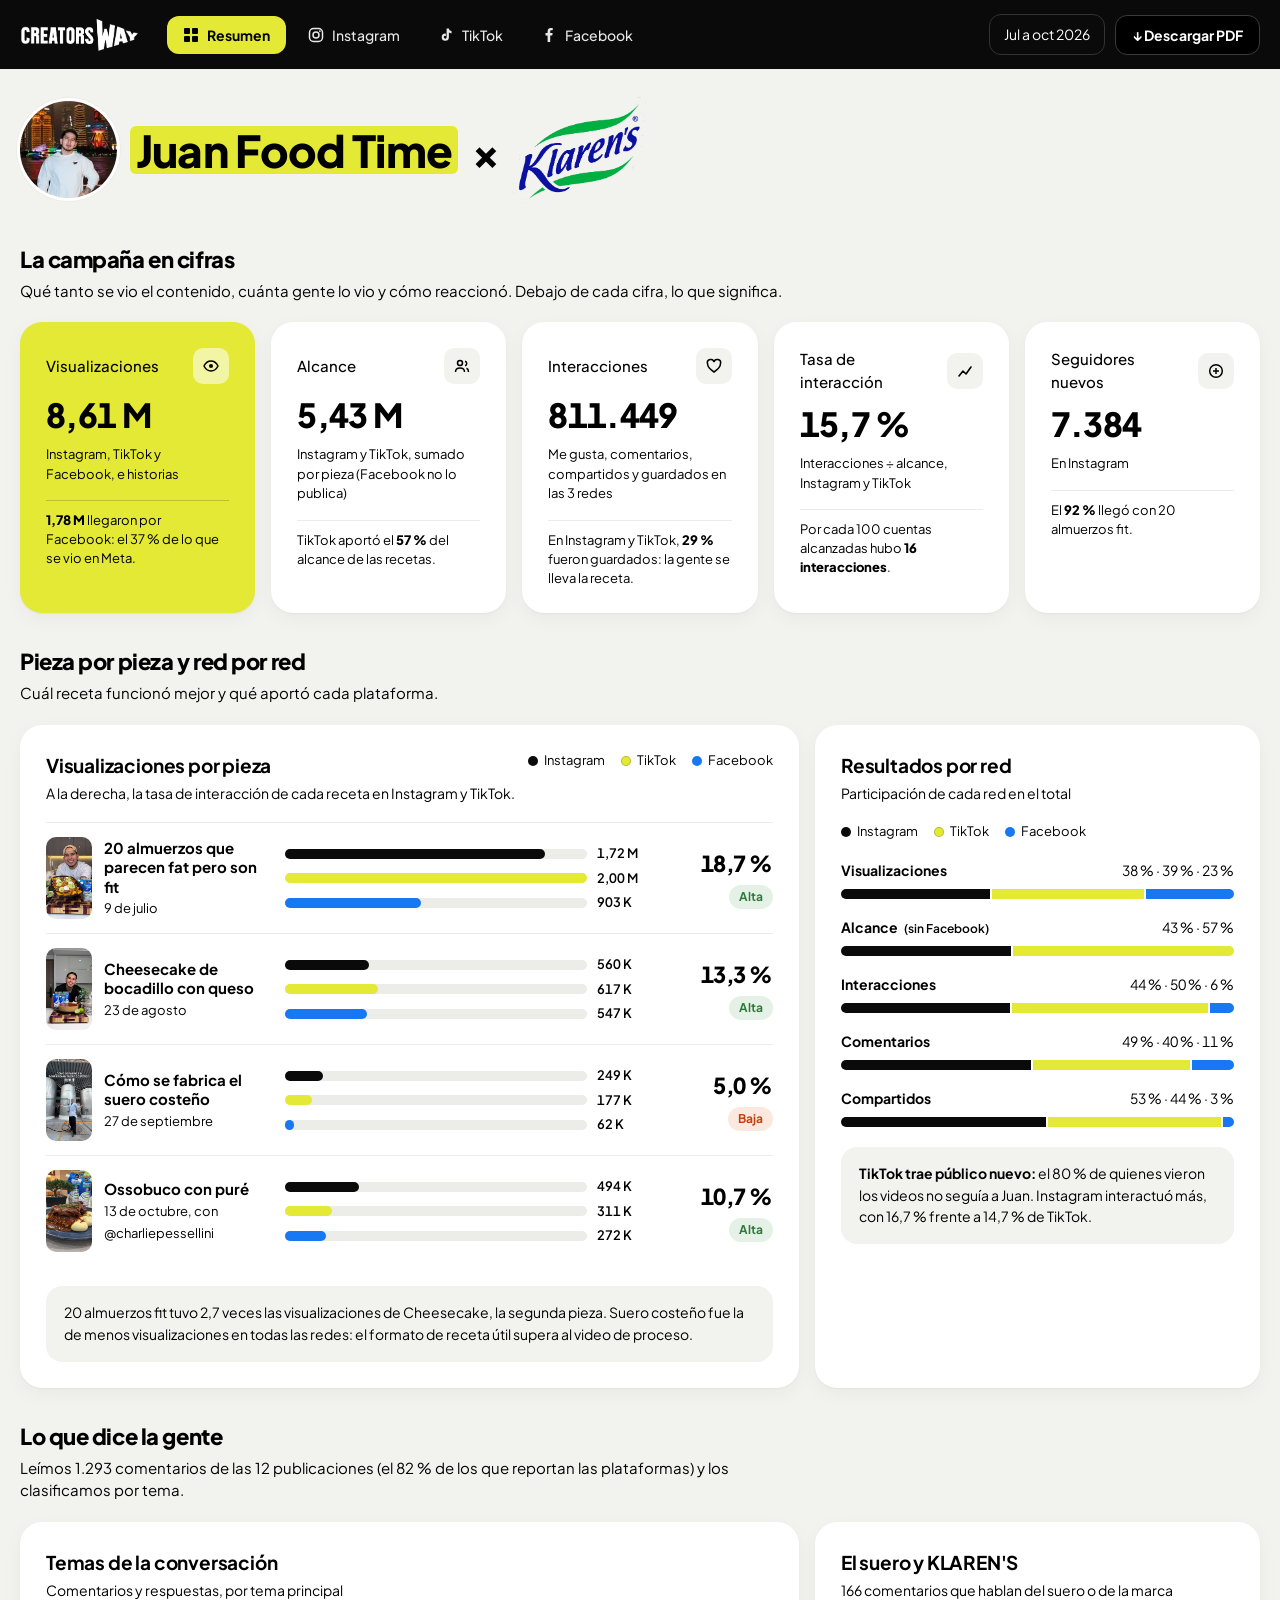
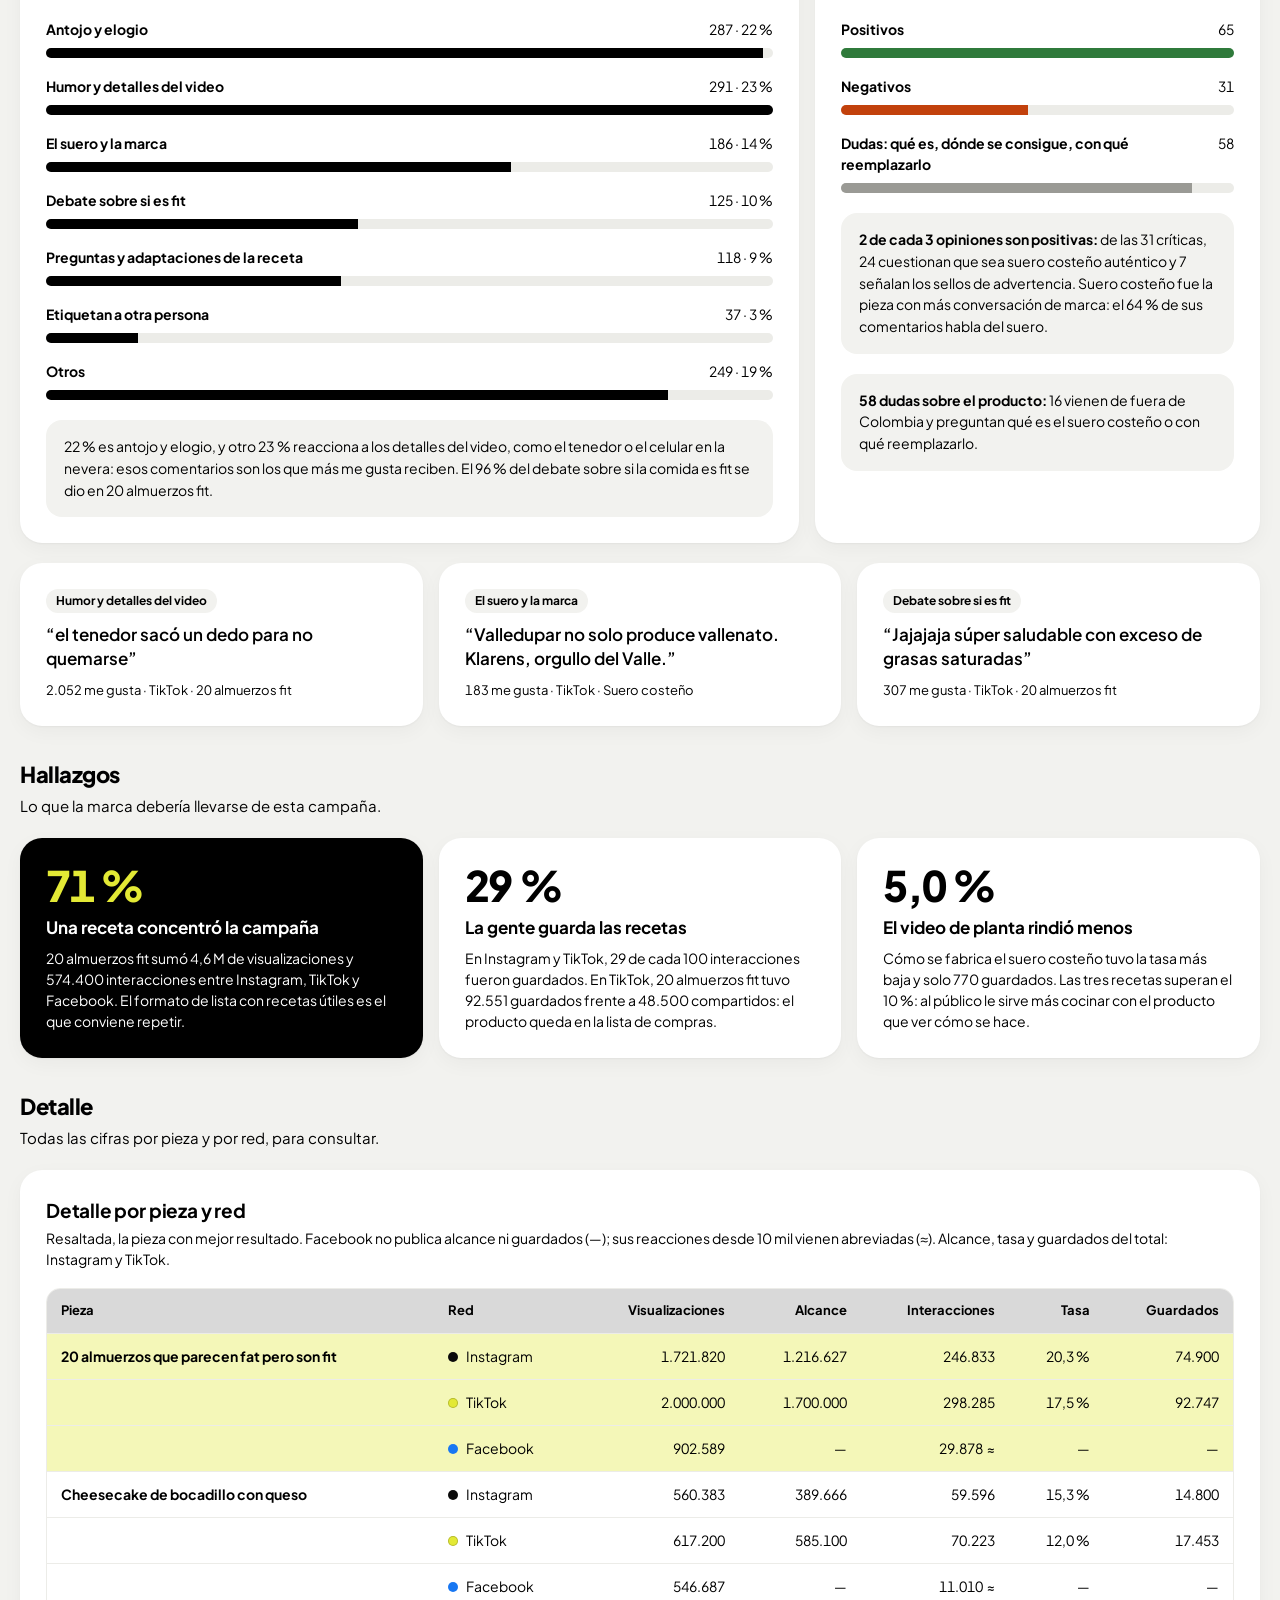
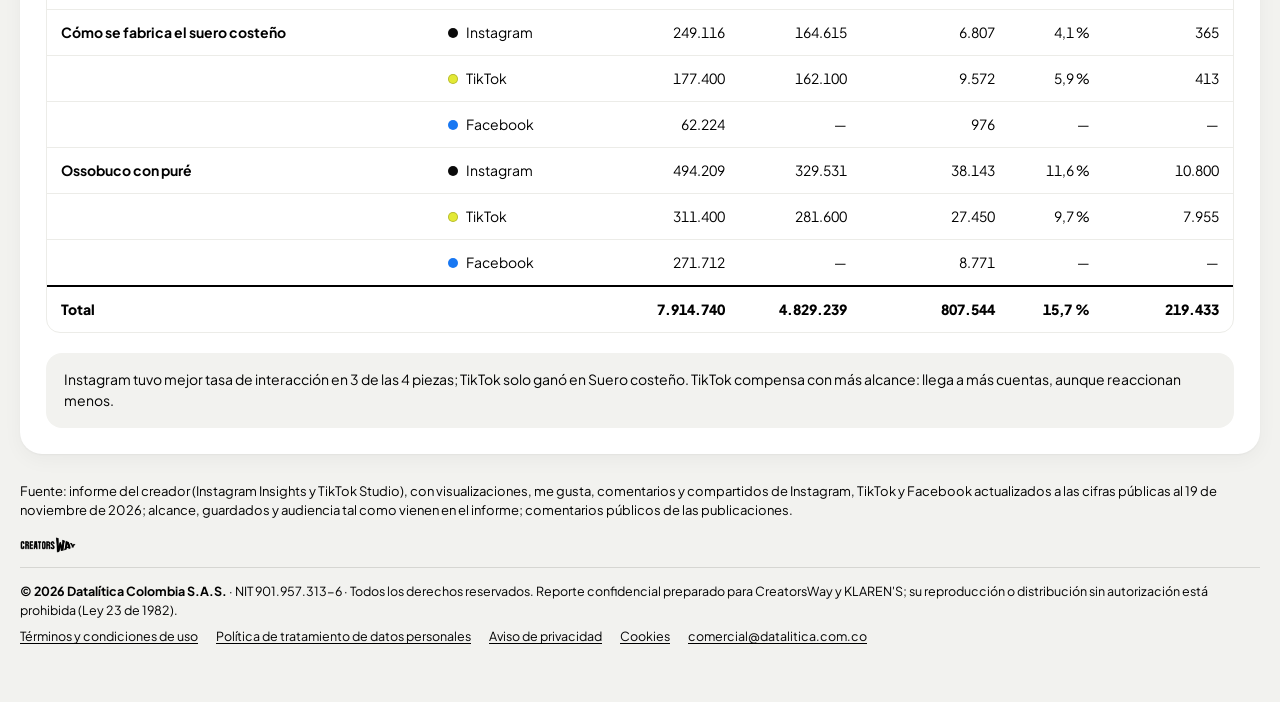
<file: klarens-2026/index.html>
<!doctype html>
<html lang="es">
<head>
<meta charset="utf-8">
<meta name="viewport" content="width=device-width,initial-scale=1,viewport-fit=cover">
<meta name="robots" content="noindex">
<title>Reporte de contenido</title>
<link rel="icon" href="../assets/favicon.ico" sizes="any">
<link rel="icon" type="image/png" sizes="32x32" href="../assets/favicon-32.png">
<link rel="icon" type="image/png" sizes="16x16" href="../assets/favicon-16.png">
<link rel="apple-touch-icon" href="../assets/apple-touch-icon.png">
<meta name="theme-color" content="#0A0A0A">
<link rel="preconnect" href="https://fonts.googleapis.com">
<link rel="preconnect" href="https://fonts.gstatic.com" crossorigin>
<link rel="stylesheet" href="https://fonts.googleapis.com/css2?family=Plus+Jakarta+Sans:wght@400;500;600;700;800&display=swap">
<style>
/* Diseño aprobado (2026-11-05): barra superior negra con el menú del reporte; fondo gris cálido con tarjetas
   blancas muy redondeadas; amarillo CreatorsWay para lo activo y la cifra principal; negro y amarillo para las redes. */
:root{
  --fondo:#F2F2EF; --tarjeta:#FFFFFF; --negro:#000000; --barra:#0A0A0A;
  --amarillo:#E3E935; --amarillo-suave:#F4F7B8; --pista:#ECECE8; --linea:#ECECE8; --gris-tabla:#D9D9D9;
  --klarens:#0B1F8F; --ig:#0A0A0A; --tt:#E3E935; --fb:#1877F2;
  --sube:#2F7A3B; --sube-bg:#E5F1E6; --baja:#C2410C; --baja-bg:#FBE9DF; --media-bg:#F0F0EC;
  --sombra:0 1px 2px rgba(0,0,0,.04),0 6px 20px rgba(0,0,0,.04);
  --r:22px; --f:"Plus Jakarta Sans",system-ui,"Segoe UI",sans-serif;
  color-scheme:light;
}
*{box-sizing:border-box}
html{-webkit-text-size-adjust:100%}
body{margin:0;background:var(--fondo);color:var(--negro);font:400 15px/1.5 var(--f)}
h1,h2,h3,p{margin:0}
a{color:inherit}
.num{font-variant-numeric:tabular-nums}

/* barra superior */
.top{position:sticky;top:0;z-index:9;background:var(--barra);color:#fff;padding-top:env(safe-area-inset-top,0px);
  padding-left:max(16px,env(safe-area-inset-left,0px));padding-right:max(16px,env(safe-area-inset-right,0px))}
.top-in{max-width:1240px;margin:0 auto;display:flex;align-items:center;gap:28px;padding-block:14px}
.top .cw{height:34px;width:auto;flex:0 0 auto}
.nav{display:flex;gap:6px;overflow-x:auto;scrollbar-width:none;flex:1 1 auto;min-width:0}
.nav button{flex:0 0 auto;background:transparent;border:0;color:#E8E8E8;font:500 14px var(--f);padding:10px 16px;border-radius:12px;cursor:pointer;display:inline-flex;align-items:center;gap:8px}
.nav button:hover{background:#1C1C1C;color:#fff}
.nav button.on{background:var(--amarillo);color:#000;font-weight:700}
.nav button:focus-visible{outline:2px solid var(--amarillo);outline-offset:2px}
.nav svg{width:16px;height:16px}
.top-r{display:flex;align-items:center;gap:10px;flex:0 0 auto}
.period{border:1px solid #333;border-radius:12px;padding:9px 14px;font-size:14px;white-space:nowrap}
.btn.yel{background:#000;color:#fff;border:1px solid #3A3A3A;padding:10px 16px;font-size:14px}
.btn.yel:hover{background:#1C1C1C}
.title h1{display:flex;align-items:center;flex-wrap:wrap;gap:.12em .3em}
.title h1 .tlogo{height:2.4em;width:auto}
.title h1 .x{line-height:1}
.tabhead{display:flex;align-items:center;gap:12px}
.tabhead h2{font-size:24px;font-weight:800;letter-spacing:-.02em}
.tabhead span.s{font-size:15px}
.pbadge{width:40px;height:40px;border-radius:12px;display:grid;place-items:center;color:#fff;flex:0 0 auto}
.pbadge svg{width:22px;height:22px}
.pbadge.ig{background:radial-gradient(circle at 30% 107%,#FDF497 0%,#FD5949 45%,#D6249F 60%,#285AEB 90%)}
.pbadge.tt{background:#000}
.pbadge.fb{background:var(--fb)}
.fill.fb{background:var(--fb)}
.sbar .fb{background:var(--fb)}
.aprox{font-size:12px;font-weight:600;margin-left:4px}
.pbadge.tt svg{filter:drop-shadow(-1px -1px 0 #25F4EE) drop-shadow(1px 1px 0 #FE2C55)}
.sec-t{display:grid;gap:4px;margin-top:12px}
.sec-t h2{font-size:22px;font-weight:800;letter-spacing:-.02em}
.sec-t p{font-size:15px;max-width:72ch}
.kpi .ins{font-size:13px;line-height:1.45;border-top:1px solid var(--linea);padding-top:10px;margin-top:2px}
.kpi.hi .ins{border-top-color:rgba(0,0,0,.18)}
.kpi .ins b{font-weight:800}
.callout{display:block;font-size:14px;line-height:1.55}
.callout b{font-weight:800}
.foot{display:grid;gap:14px}
.foot-top{display:flex;justify-content:space-between;align-items:center;gap:16px;flex-wrap:wrap}
.legal{border-top:1px solid #D6D6D2;padding-top:14px;display:grid;gap:8px;font-size:12.5px;line-height:1.5}
.legal nav{display:flex;flex-wrap:wrap;gap:6px 18px}
.legal a{color:#000;text-decoration:underline;text-underline-offset:2px}

/* página */
.page{padding-left:max(16px,env(safe-area-inset-left,0px));padding-right:max(16px,env(safe-area-inset-right,0px));padding-block:28px 56px}
.wrap{max-width:1240px;margin:0 auto;display:grid;grid-template-columns:minmax(0,1fr);gap:20px}
.wrap > *{min-width:0}
.title{display:flex;justify-content:space-between;align-items:flex-end;gap:16px 24px;flex-wrap:wrap;margin-bottom:8px}
.title h1{font-size:clamp(30px,4vw,44px);line-height:1.1;font-weight:800;letter-spacing:-.02em;text-wrap:balance}
.title h1 .jft{background:var(--amarillo);padding:0 .14em;border-radius:6px;box-decoration-break:clone;-webkit-box-decoration-break:clone}
.title h1 .kl{color:var(--klarens)}
.title .sub{font-size:16px;margin-top:8px;max-width:70ch}
.title-r{display:flex;align-items:center;gap:12px;flex-wrap:wrap}
.title-r img{height:52px;width:auto}
.btn{background:#000;color:#fff;border:0;border-radius:12px;padding:13px 20px;font:700 15px var(--f);cursor:pointer;display:inline-flex;gap:8px;align-items:center;text-decoration:none}
.btn.ghost{background:#fff;color:#000;box-shadow:var(--sombra)}
.btn:focus-visible{outline:2px solid #000;outline-offset:2px}

.card{background:var(--tarjeta);border-radius:var(--r);box-shadow:var(--sombra);padding:26px}
.card-h{display:flex;justify-content:space-between;align-items:flex-start;gap:12px;margin-bottom:18px;flex-wrap:wrap}
.card-h h2{font-size:19px;font-weight:700;letter-spacing:-.01em}
.card-h p{font-size:14px;margin-top:4px}
.legend{display:flex;gap:16px;font-size:13px;flex:0 0 auto}
.legend span{display:inline-flex;align-items:center;gap:6px}
.legend i{width:10px;height:10px;border-radius:50%;display:inline-block}
.legend i.tt,.dot.tt{box-shadow:inset 0 0 0 1px rgba(0,0,0,.2)}

/* cifras */
.kpis{display:grid;grid-template-columns:repeat(5,minmax(0,1fr));gap:16px}
.kpi{display:grid;gap:14px;align-content:start}
.kpi .row{display:flex;justify-content:space-between;align-items:center;gap:8px}
.kpi .k{font-size:15px;font-weight:500}
.kpi .ic{width:36px;height:36px;border-radius:10px;background:var(--fondo);display:grid;place-items:center;flex:0 0 auto}
.kpi .ic svg{width:16px;height:16px}
.kpi .v{font-size:clamp(28px,2.6vw,38px);font-weight:800;line-height:1;letter-spacing:-.02em}
.kpi .d{font-size:13px}
.kpi.hi{background:var(--amarillo)}
.kpi.hi .ic{background:rgba(255,255,255,.55)}

.duo{display:grid;grid-template-columns:minmax(0,1.75fr) minmax(0,1fr);gap:16px;align-items:stretch}
.chart{position:relative}
.crow{display:grid;grid-template-columns:minmax(0,1fr) minmax(0,1.7fr) 96px;gap:20px;align-items:center;padding:14px 0;border-top:1px solid var(--linea)}
.cname{display:flex;gap:12px;align-items:center;min-width:0}
.cname > div{min-width:0}
.thumb{flex:0 0 auto;display:block;width:46px;height:82px;border-radius:10px;overflow:hidden;background:var(--pista)}
.thumb img{width:100%;height:100%;object-fit:cover;display:block}
.thumb:focus-visible{outline:2px solid #000;outline-offset:2px}
.title h1 .tavatar{width:2.2em;height:2.2em;border-radius:50%;object-fit:cover;box-shadow:0 0 0 3px #fff,0 0 0 4px var(--linea)}
.cname strong{display:block;font-weight:700;font-size:15px;line-height:1.3}
.cname span{font-size:13px}
.bars{display:grid;gap:5px}
.b{display:grid;grid-template-columns:minmax(0,1fr) 60px;gap:10px;align-items:center;font-size:13px;font-weight:600}
.b .track{height:10px;border-radius:99px;background:var(--pista)}
.b .fill{height:100%;border-radius:99px}
.fill.ig{background:var(--ig)} .fill.tt{background:var(--tt)}
.b:focus-visible{outline:2px solid #000;outline-offset:3px;border-radius:6px}
.er{justify-self:end;display:grid;justify-items:end;gap:5px}
.er .v{font-size:22px;font-weight:800;letter-spacing:-.02em}
.pill{font-size:12px;font-weight:700;padding:3px 10px;border-radius:999px;background:var(--media-bg);white-space:nowrap}
.pill.alta{background:var(--sube-bg);color:var(--sube)}
.pill.baja{background:var(--baja-bg);color:var(--baja)}
.tip{position:absolute;pointer-events:none;background:#000;color:#fff;font-size:13px;line-height:1.45;padding:8px 12px;border-radius:10px;white-space:nowrap;z-index:2}

.share{display:grid;gap:18px}
.srow{display:grid;gap:8px}
.srow .t{display:flex;justify-content:space-between;gap:8px;font-size:14px}
.srow .t b{font-weight:700}
.sbar{display:flex;height:10px;border-radius:99px;overflow:hidden;gap:2px;background:#fff}
.sbar .ig{background:var(--ig)} .sbar .tt{background:var(--tt)}
.callout{background:var(--fondo);border-radius:16px;padding:16px 18px;margin:20px 0 0;display:block}
.callout b{font-weight:700}
.callout span{font-size:14px}

.finds{display:grid;grid-template-columns:repeat(3,minmax(0,1fr));gap:16px}
.find{display:grid;gap:10px;align-content:start}
.find .v{font-size:42px;font-weight:800;line-height:1;letter-spacing:-.03em}
.find h3{font-size:17px;font-weight:700;line-height:1.3}
.find p{font-size:14px}
.find.hi{background:#000;color:#fff}
.find.hi .v{color:var(--amarillo)}

.quotes{display:grid;grid-template-columns:repeat(3,minmax(0,1fr));gap:16px}
.quote{margin:0;display:grid;gap:10px;align-content:start}
.quote .qt{font-size:12px;font-weight:700;background:var(--fondo);border-radius:999px;padding:3px 10px;justify-self:start}
.quote blockquote{margin:0;font-size:17px;font-weight:600;line-height:1.4}
.quote figcaption{font-size:13px}
.duo.inner{gap:32px}
.nets{display:grid;grid-template-columns:repeat(2,minmax(0,1fr));gap:16px}
.net-h{display:flex;align-items:center;gap:12px;margin-bottom:18px}
.badge{width:40px;height:40px;border-radius:12px;display:grid;place-items:center;font:800 13px var(--f);flex:0 0 auto}
.badge.ig{background:var(--ig);color:#fff} .badge.tt{background:var(--tt);color:#000}
.net-h strong{font-size:17px;display:block}
.net-h span{font-size:13px}
.net-g{display:grid;grid-template-columns:repeat(3,minmax(0,1fr));gap:18px 12px}
.net-g div{display:grid;gap:2px}
.net-g .v{font-size:24px;font-weight:800;letter-spacing:-.02em;line-height:1.1}
.net-g .k{font-size:13px}

/* comparación de una pieza */
.vs{display:grid;gap:16px}
.vsr{display:grid;gap:8px}
.vsr .t{display:grid;grid-template-columns:minmax(0,1fr) auto minmax(0,1fr);gap:8px;font-size:14px;align-items:baseline}
.vsr .t .a{font-weight:800;font-size:17px}
.vsr .t .m{font-weight:600;text-align:center}
.vsr .t .z{font-weight:800;font-size:17px;text-align:right}
.note{font-size:15px;line-height:1.6}
.facts{display:grid;gap:10px;margin-top:18px}
.facts div{display:flex;justify-content:space-between;gap:12px;background:var(--fondo);border-radius:12px;padding:10px 14px;font-size:14px}
.facts b{font-weight:800;white-space:nowrap}
.links{display:flex;gap:8px;flex-wrap:wrap;margin-top:18px}

.tbl{overflow-x:auto;border-radius:14px;border:1px solid var(--linea)}
table{border-collapse:collapse;width:100%;min-width:660px;font-size:14px}
th,td{padding:12px 14px;text-align:right;white-space:nowrap}
th:first-child,td:first-child{text-align:left;white-space:normal}
th.l,td.l{text-align:left}
thead th{background:var(--gris-tabla);font-weight:700;font-size:13px}
tbody td{border-top:1px solid var(--linea)}
tbody tr.hl td{background:var(--amarillo-suave)}
tfoot td{font-weight:800;border-top:2px solid #000}
.dot{display:inline-block;width:10px;height:10px;border-radius:50%;margin-right:8px}
.mini{display:inline-block;height:6px;border-radius:99px;background:#000;vertical-align:middle;margin-left:8px}
.hand{display:block;font-size:11.5px}

.stories{display:grid;grid-template-columns:240px minmax(0,1fr);gap:24px;align-items:start}
.sfigs{display:grid;gap:12px}
.sfigs div{background:var(--fondo);border-radius:16px;padding:14px 16px;display:grid;gap:2px}
.sfigs div:first-child{background:var(--amarillo)}
.sfigs .v{font-size:28px;font-weight:800;letter-spacing:-.02em;line-height:1.1}
.sfigs span{font-size:13px}

.foot{font-size:13px;padding-top:8px}
.foot img{height:16px;width:auto}

@media (max-width:1000px){
  .kpis{grid-template-columns:repeat(2,minmax(0,1fr))}
  .kpi.hi{grid-column:1 / -1}
  .duo,.nets,.finds,.quotes{grid-template-columns:minmax(0,1fr)}
    .period{display:none}
  .btn.yel{padding:9px 12px}
}
@media (max-width:640px){
  .crow{grid-template-columns:minmax(0,1fr) auto;gap:10px 14px}
  .crow .bars{grid-column:1 / -1;grid-row:2}
  .stories{grid-template-columns:minmax(0,1fr)}
  .card{padding:20px}
  .net-g{grid-template-columns:repeat(2,minmax(0,1fr))}
  .top-in{gap:16px}
    .top .cw{height:26px}
}
@media print{
  @page{size:A4 landscape;margin:8mm}
  body{-webkit-print-color-adjust:exact;print-color-adjust:exact}
  .top{position:static}
  .btn,.tip{display:none!important}
  .card,.kpi,.find{break-inside:avoid}
  .page{padding-block:16px 0}
}
@media (prefers-reduced-motion:reduce){*{scroll-behavior:auto!important}}
</style>
</head>
<body>
<header class="top">
  <div class="top-in">
    <img class="cw" src="../assets/logo-creatorsway-blanco.png" alt="CreatorsWay">
    <nav class="nav" id="nav" aria-label="Secciones del reporte"></nav>
    <div class="top-r"><span class="period" id="period"></span><a class="btn yel" id="pdf" href="pdf/resumen.pdf" download>↓ Descargar PDF</a></div>
  </div>
</header>
<main class="page"><div class="wrap" id="view"></div></main>

<script>
const D={"id":"klarens-2026","marca":{"nombre":"KLAREN'S","handle":"klarenscol","logo":"assets/logo-klarens-sin-fondo.png"},"creador":{"nombre":"Juan Food Time","avatar":"assets/klarens-2026/avatar-juanfoodtime.jpg"},"periodo":"Jul a oct 2026","textos":{"subtitulo":"Cuatro recetas en Instagram y TikTok y siete historias, del 9 de julio al 13 de octubre de 2026.","redes":{"titulo":"TikTok trae público nuevo","texto":"el 80 % de quienes vieron los videos no seguía a Juan. Instagram interactuó más, con 16,7 % frente a 14,7 % de TikTok."},"historias":"La mención directa es la que lleva tráfico a la marca"},"agencia":"CreatorsWay","totals":{"views_all":8608339,"reach_all":5432236,"inter_all":811449,"views":7914740,"reach":4829239,"inter":807544,"er":0.1567346325166346,"saves":219433,"shares":141494,"newf_ig":7384,"saves_share_inter":0.289906712695978},"insights":{"views_per_reach":1.25641209255268,"fb_views":1783212,"fb_share_meta":0.3708272853179835,"tt_reach_share":0.5650579729021488,"inter_per_100":15.673463251663462,"newf_best_piece":"20 almuerzos fit","newf_best_share":0.9209100758396533,"top_piece":"20 almuerzos fit","top_vs_second":2.681951782493461,"second_piece":"Cheesecake","low_piece":"Suero costeño","low_is_last_in_both":true,"ig_wins_er":3,"tt_wins_er_pieces":["Suero costeño"],"n_pieces":4},"conv":{"n":1293,"total":1568,"coverage":0.8246173469387755,"temas":[{"k":"antojo","label":"Antojo y elogio","n":287,"share":0.2219644238205723},{"k":"humor","label":"Humor y detalles del video","n":291,"share":0.22505800464037123},{"k":"marca","label":"El suero y la marca","n":186,"share":0.14385150812064965},{"k":"fit","label":"Debate sobre si es fit","n":125,"share":0.09667440061871617},{"k":"receta","label":"Preguntas y adaptaciones de la receta","n":118,"share":0.09126063418406806},{"k":"etiqueta","label":"Etiquetan a otra persona","n":37,"share":0.028615622583139984},{"k":"otros","label":"Otros","n":249,"share":0.1925754060324826}],"tono":{"positivo":65,"negativo":31,"duda":58,"neutro":12,"neg_autenticidad":24,"neg_salud":7,"duda_fuera":16},"opinion_pos":0.6770833333333334,"fit_top_piece":"20 almuerzos fit","fit_top_share":0.96,"marca_top_piece":"Suero costeño","marca_top_share":0.6397058823529411,"redes":{"fb":{"n":157,"total":169,"temas":[{"k":"antojo","label":"Antojo y elogio","n":21,"share":0.1337579617834395},{"k":"humor","label":"Humor y detalles del video","n":33,"share":0.21019108280254778},{"k":"marca","label":"El suero y la marca","n":19,"share":0.12101910828025478},{"k":"fit","label":"Debate sobre si es fit","n":6,"share":0.03821656050955414},{"k":"receta","label":"Preguntas y adaptaciones de la receta","n":16,"share":0.10191082802547771},{"k":"etiqueta","label":"Etiquetan a otra persona","n":23,"share":0.1464968152866242},{"k":"otros","label":"Otros","n":39,"share":0.2484076433121019}],"tono":{"duda":7,"duda_fuera":3,"neutro":4,"negativo":2,"neg_autenticidad":1,"positivo":4,"neg_salud":1}},"ig":{"n":548,"total":769,"temas":[{"k":"antojo","label":"Antojo y elogio","n":156,"share":0.2846715328467153},{"k":"humor","label":"Humor y detalles del video","n":138,"share":0.2518248175182482},{"k":"marca","label":"El suero y la marca","n":75,"share":0.13686131386861314},{"k":"fit","label":"Debate sobre si es fit","n":44,"share":0.08029197080291971},{"k":"receta","label":"Preguntas y adaptaciones de la receta","n":35,"share":0.06386861313868614},{"k":"etiqueta","label":"Etiquetan a otra persona","n":8,"share":0.014598540145985401},{"k":"otros","label":"Otros","n":92,"share":0.1678832116788321}],"tono":{"negativo":17,"neg_salud":4,"positivo":26,"duda":25,"duda_fuera":8,"neutro":3,"neg_autenticidad":13}},"tt":{"n":588,"total":630,"temas":[{"k":"antojo","label":"Antojo y elogio","n":110,"share":0.1870748299319728},{"k":"humor","label":"Humor y detalles del video","n":120,"share":0.20408163265306123},{"k":"marca","label":"El suero y la marca","n":92,"share":0.1564625850340136},{"k":"fit","label":"Debate sobre si es fit","n":75,"share":0.12755102040816327},{"k":"receta","label":"Preguntas y adaptaciones de la receta","n":67,"share":0.11394557823129252},{"k":"etiqueta","label":"Etiquetan a otra persona","n":6,"share":0.01020408163265306},{"k":"otros","label":"Otros","n":118,"share":0.20068027210884354}],"tono":{"duda":26,"positivo":35,"negativo":12,"neg_salud":2,"duda_fuera":5,"neutro":5,"neg_autenticidad":10}}},"destacados":[{"texto":"el tenedor sacó un dedo para no quemarse","me_gusta":2052,"red":"tt","pieza":"20 almuerzos fit","tema":"Humor y detalles del video"},{"texto":"Valledupar no solo produce vallenato. Klarens, orgullo del Valle.","me_gusta":183,"red":"tt","pieza":"Suero costeño","tema":"El suero y la marca"},{"texto":"Jajajaja súper saludable con exceso de grasas saturadas","me_gusta":307,"red":"tt","pieza":"20 almuerzos fit","tema":"Debate sobre si es fit"}]},"insIg":{"top_piece":"20 almuerzos fit","top_share_views":0.5690973608573445,"views_per_reach":1.4404265013171056,"saves_share":0.2870547186940597,"er_diff_pts":1.8677250988430927,"reach_vs_other":-0.23027008208736444,"inter_vs_other":-54151,"views_vs_other":-80472,"n_alta":3,"low_piece":"Suero costeño","low_er":0.04135103119399812,"comments":769,"comments_share":0.0021885200879961523,"wins_vs_other":["20 almuerzos fit","Cheesecake","Ossobuco"],"watch_best_piece":"20 almuerzos fit","watch_best_s":17,"watch_best_is_newf_best":true,"newf_top_piece":"20 almuerzos fit","newf_top_share":0.9211595773503116,"newf_top":6800},"insTt":{"top_piece":"20 almuerzos fit","top_share_views":0.6439150032195751,"views_per_reach":1.1382292582820288,"saves_share":0.2923778758661505,"er_diff_pts":-1.8677250988430927,"reach_vs_other":0.29915698575393046,"inter_vs_other":54151,"views_vs_other":80472,"n_alta":2,"low_piece":"Suero costeño","low_er":0.05904996915484269,"comments":638,"comments_share":0.0015732498212216112,"wins_vs_other":["Suero costeño"],"dur_min":43.13,"dur_max":74.27,"shortest":"20 almuerzos fit","longest":"Suero costeño","shortest_is_top":true,"longest_is_low":true,"women_max_piece":"20 almuerzos fit","women_max":0.66,"women_min_piece":"Suero costeño","women_min":0.45},"insFb":{"top_piece":"20 almuerzos fit","top_share_views":0.5061591106385556,"share_meta":0.3708272853179835,"over_ig":[],"top_meta_piece":"Cheesecake","top_meta_share":0.4938143026186239,"shares_share":0.08195911918633357,"ig_er_views":0.11613807573421896,"comments":169},"nets":{"ig":{"v":3025528,"i":351379,"s":100865,"shares":74742,"likes":175003,"comments":769,"r":2100439,"er":0.16728836209954204,"likes_aprox":false,"newf":7382,"watch_s":15.25},"tt":{"v":3106000,"i":405530,"s":118568,"shares":62602,"likes":223722,"comments":638,"r":2728800,"er":0.1486111111111111,"likes_aprox":false,"non_followers":0.7975,"women":0.54,"men":0.4575,"new_viewers":0.0625,"dur_s":57.385},"fb":{"v":1783212,"i":50635,"s":0,"shares":4150,"likes":46316,"comments":169,"r":null,"er":0.02839538989194779,"likes_aprox":true}},"netList":["ig","tt","fb"],"share":[{"k":"Visualizaciones","vals":{"ig":3025528,"tt":3106000,"fb":1783212}},{"k":"Alcance","vals":{"ig":2100439,"tt":2728800}},{"k":"Interacciones","vals":{"ig":351379,"tt":405530,"fb":50635}},{"k":"Comentarios","vals":{"ig":769,"tt":638,"fb":169}},{"k":"Compartidos","vals":{"ig":74742,"tt":62602,"fb":4150}}],"pieces":[{"slug":"almuerzos-fit","t":"20 almuerzos que parecen fat pero son fit","s":"20 almuerzos fit","fecha":"2026-07-09","f":"9 de julio","collab":null,"nota":"La pieza más fuerte de la campaña: generó el 71 % de todas las interacciones. En TikTok se guardó casi el doble de lo que se compartió (92.551 guardados contra 48.500 compartidos).","ig":{"net":"ig","url":"https://www.instagram.com/reel/DalBzN8R7F5/","v":1721820,"r":1216627,"likes":113461,"comments":391,"shares":58081,"s":74900,"i":246833,"er":0.2028830528995329,"er_base":"alcance","likes_aprox":false,"watch_s":17,"newf":6800},"tt":{"net":"tt","url":"https://vt.tiktok.com/ZSp2mj6Nq/","v":2000000,"r":1700000,"likes":156600,"comments":338,"shares":48600,"s":92747,"i":298285,"er":0.17546176470588234,"er_base":"alcance","likes_aprox":false,"dur_s":43.13,"non_followers":0.86,"women":0.66,"men":0.34,"new_viewers":0.1,"returning":0.9},"fb":{"net":"fb","url":"https://www.facebook.com/reel/1010693765049546","v":902589,"r":null,"likes":27300,"comments":81,"shares":2497,"s":0,"i":29878,"er":0.03310255276764951,"er_base":"visualizaciones","likes_aprox":true},"v":4624409,"i":574996,"r":2916627,"i_rt":545118,"sv":167647,"sh":109178,"img":"assets/klarens-2026/almuerzos-fit.jpg","er":0.18690014184192905,"lvl":"alta","best":true,"share_inter":0.7120305518956243},{"slug":"cheesecake","t":"Cheesecake de bocadillo con queso","s":"Cheesecake","fecha":"2026-08-23","f":"23 de agosto","collab":null,"nota":"Segunda mejor pieza. Mantiene una tasa alta (13,3 %) con un postre que usa el producto como ingrediente principal.","ig":{"net":"ig","url":"https://www.instagram.com/reel/DcY5_btRhPG/","v":560383,"r":389666,"likes":33357,"comments":217,"shares":11222,"s":14800,"i":59596,"er":0.15294123685412636,"er_base":"alcance","likes_aprox":false,"watch_s":15,"newf":283},"tt":{"net":"tt","url":"https://vt.tiktok.com/ZSp2mBNdD/","v":617200,"r":585100,"likes":41500,"comments":170,"shares":11100,"s":17453,"i":70223,"er":0.12001880020509315,"er_base":"alcance","likes_aprox":false,"dur_s":57.37,"non_followers":0.78,"women":0.55,"men":0.45,"new_viewers":0.05,"returning":0.95},"fb":{"net":"fb","url":"https://www.facebook.com/reel/1072008728719076","v":546687,"r":null,"likes":10000,"comments":60,"shares":950,"s":0,"i":11010,"er":0.020139494811473476,"er_base":"visualizaciones","likes_aprox":true},"v":1724270,"i":140829,"r":974766,"i_rt":129819,"sv":32253,"sh":23272,"img":"assets/klarens-2026/cheesecake.jpg","er":0.1331796554249943,"lvl":"alta","best":false,"share_inter":0.17439173593017843},{"slug":"suero-costeno","t":"Cómo se fabrica el suero costeño","s":"Suero costeño","fecha":"2026-09-27","f":"27 de septiembre","collab":null,"nota":"El único video de proceso de planta. Tuvo la tasa más baja (5,0 %) y casi no se guardó: al público le sirve más una receta que pueda hacer en casa.","ig":{"net":"ig","url":"https://www.instagram.com/reel/DdzAwpCx5al/","v":249116,"r":164615,"likes":5947,"comments":82,"shares":413,"s":365,"i":6807,"er":0.04135103119399812,"er_base":"alcance","likes_aprox":false,"watch_s":14,"newf":154},"tt":{"net":"tt","url":"https://vt.tiktok.com/ZSp2aT1k8/","v":177400,"r":162100,"likes":8722,"comments":75,"shares":362,"s":413,"i":9572,"er":0.05904996915484269,"er_base":"alcance","likes_aprox":false,"dur_s":74.27,"non_followers":0.81,"women":0.45,"men":0.54,"new_viewers":0.06,"returning":0.94},"fb":{"net":"fb","url":"https://www.facebook.com/reel/1598567345083231","v":62224,"r":null,"likes":951,"comments":10,"shares":15,"s":0,"i":976,"er":0.015685266135253277,"er_base":"visualizaciones","likes_aprox":false},"v":488740,"i":17355,"r":326715,"i_rt":16379,"sv":778,"sh":790,"img":"assets/klarens-2026/suero-costeno.jpg","er":0.05013237837258773,"lvl":"baja","best":false,"share_inter":0.021491089030442924},{"slug":"ossobuco","t":"Ossobuco con puré","s":"Ossobuco","fecha":"2026-10-13","f":"13 de octubre","collab":"@charliepessellini","nota":"Colaboración con @charliepessellini. Duplicó las visualizaciones de la pieza anterior y recuperó una tasa alta (10,7 %).","ig":{"net":"ig","url":"https://www.instagram.com/reel/DecQ04yxnfm/","v":494209,"r":329531,"likes":22238,"comments":79,"shares":5026,"s":10800,"i":38143,"er":0.11574935286816718,"er_base":"alcance","likes_aprox":false,"watch_s":15,"newf":145},"tt":{"net":"tt","url":"https://vt.tiktok.com/ZSp2agTLL/","v":311400,"r":281600,"likes":16900,"comments":55,"shares":2540,"s":7955,"i":27450,"er":0.09747869318181818,"er_base":"alcance","likes_aprox":false,"dur_s":54.77,"non_followers":0.74,"women":0.5,"men":0.5,"new_viewers":0.04,"returning":0.96},"fb":{"net":"fb","url":"https://www.facebook.com/reel/1055885497485358","v":271712,"r":null,"likes":8065,"comments":18,"shares":688,"s":0,"i":8771,"er":0.032280502885408076,"er_base":"visualizaciones","likes_aprox":false},"v":1077321,"i":74364,"r":611131,"i_rt":65593,"sv":18755,"sh":8254,"img":"assets/klarens-2026/ossobuco.jpg","er":0.107330506879867,"lvl":"alta","best":false,"share_inter":0.09208662314375439}],"stories":[{"name":"Mención a @klarenscol","fecha":"2026-07-09","f":"9 jul","views":218823,"viewers":195452,"inter":1315,"likes":1034,"replies":78,"shares":203,"sticker":1337,"visits":440,"newf":2,"followers":0.997,"sticker_handle":"klarenscol","brand_sticker":1337,"top":true},{"name":"Contenido KLAREN'S","fecha":"2026-07-27","f":"27 jul","views":80529,"viewers":64754,"inter":140,"likes":133,"replies":5,"shares":2,"sticker":null,"visits":100,"newf":0,"followers":0.973,"sticker_handle":null,"brand_sticker":null,"top":false},{"name":"Contenido KLAREN'S","fecha":"2026-09-02","f":"2 sep","views":102493,"viewers":86513,"inter":1295,"likes":831,"replies":160,"shares":304,"sticker":131,"visits":318,"newf":0,"followers":0.995,"sticker_handle":"klarenscol","brand_sticker":131,"top":false},{"name":"Evento, historia 1","fecha":"2026-09-21","f":"21 sep","views":85350,"viewers":73120,"inter":389,"likes":217,"replies":169,"shares":3,"sticker":null,"visits":75,"newf":0,"followers":0.994,"sticker_handle":null,"brand_sticker":null,"top":false},{"name":"Evento, historia 2","fecha":"2026-09-21","f":"21 sep","views":75683,"viewers":66326,"inter":266,"likes":250,"replies":12,"shares":4,"sticker":215,"visits":54,"newf":0,"followers":0.962,"sticker_handle":"charliepessellini","brand_sticker":null,"top":false},{"name":"Evento, historia 3","fecha":"2026-09-21","f":"21 sep","views":66647,"viewers":60598,"inter":217,"likes":207,"replies":8,"shares":2,"sticker":null,"visits":44,"newf":0,"followers":0.993,"sticker_handle":null,"brand_sticker":null,"top":false},{"name":"Evento, historia 4","fecha":"2026-09-21","f":"21 sep","views":64074,"viewers":56234,"inter":283,"likes":271,"replies":2,"shares":10,"sticker":null,"visits":83,"newf":0,"followers":0.992,"sticker_handle":null,"brand_sticker":null,"top":false}],"storiesTotal":{"views":693599,"viewers":602997,"inter":3905,"sticker":1683,"visits":1114,"newf":2,"brand_sticker":1468,"top_sticker_share":0.9107629427792916,"top_f":"9 jul","event":{"f":"21 sep","n":4,"views":291754,"brand_sticker":0}},"hallazgos":[{"v":0.7120305518956243,"titulo":"Una receta concentró la campaña","texto":"20 almuerzos fit sumó 4,6 M de visualizaciones y 574.400 interacciones entre Instagram, TikTok y Facebook. El formato de lista con recetas útiles es el que conviene repetir."},{"v":0.289906712695978,"titulo":"La gente guarda las recetas","texto":"En Instagram y TikTok, 29 de cada 100 interacciones fueron guardados. En TikTok, 20 almuerzos fit tuvo 92.551 guardados frente a 48.500 compartidos: el producto queda en la lista de compras."},{"v":0.05013237837258773,"titulo":"El video de planta rindió menos","texto":"Cómo se fabrica el suero costeño tuvo la tasa más baja y solo 770 guardados. Las tres recetas superan el 10 %: al público le sirve más cocinar con el producto que ver cómo se hace."}],"tabs":["resumen","instagram","tiktok","facebook"],"pago":null,"fuente":"Informe KLAREN'S — métricas de contenido.xlsx","importado":"2026-11-19","publicasCapturado":"2026-11-19","pdfBase":"pdf"};
const nf=new Intl.NumberFormat('es-CO');
const short=v=>v>=1e6?(v/1e6).toLocaleString('es-CO',{minimumFractionDigits:2,maximumFractionDigits:2})+' M':v>=1e4?Math.round(v/1e3).toLocaleString('es-CO')+' K':nf.format(Math.round(v));
const pct=(v,d=1)=>(v*100).toLocaleString('es-CO',{minimumFractionDigits:d,maximumFractionDigits:d})+' %';
const MESES=['enero','febrero','marzo','abril','mayo','junio','julio','agosto','septiembre','octubre','noviembre','diciembre'];
const fechaLarga=iso=>{const [y,m,d]=String(iso).split('-').map(Number);return `${d} de ${MESES[m-1]} de ${y}`;};
const pctAuto=v=>pct(v,v>=.1?0:1);
const esc=s=>String(s??'').replace(/[&<>"]/g,c=>({'&':'&amp;','<':'&lt;','>':'&gt;','"':'&quot;'}[c]));
const LVL={alta:'Alta',media:'Media',baja:'Baja'};
const NET={ig:'Instagram',tt:'TikTok',fb:'Facebook'};
const IC={
 eye:'<path d="M1 8s2.5-5 7-5 7 5 7 5-2.5 5-7 5-7-5-7-5z" fill="none" stroke="currentColor" stroke-width="1.5"/><circle cx="8" cy="8" r="2" fill="currentColor"/>',
 users:'<circle cx="6" cy="5" r="2.5" fill="none" stroke="currentColor" stroke-width="1.5"/><path d="M1.5 14c0-2.5 2-4 4.5-4s4.5 1.5 4.5 4M11 3.2a2.4 2.4 0 010 4.6M12.5 10.3c1.3.5 2 1.8 2 3.7" fill="none" stroke="currentColor" stroke-width="1.5"/>',
 heart:'<path d="M8 14S1.5 10 1.5 5.6A3.3 3.3 0 018 4a3.3 3.3 0 016.5 1.6C14.5 10 8 14 8 14z" fill="none" stroke="currentColor" stroke-width="1.5"/>',
 rate:'<path d="M2 13L6 8l3 3 5-7" fill="none" stroke="currentColor" stroke-width="1.6" stroke-linecap="round" stroke-linejoin="round"/>',
 plus:'<circle cx="8" cy="8" r="6.3" fill="none" stroke="currentColor" stroke-width="1.5"/><path d="M8 5v6M5 8h6" stroke="currentColor" stroke-width="1.5"/>',
 save:'<path d="M4 1.8h8v12.4L8 11l-4 3.2z" fill="none" stroke="currentColor" stroke-width="1.5" stroke-linejoin="round"/>',
 tap:'<path d="M6 7V3a1.3 1.3 0 012.6 0v4l3.4.8a1.5 1.5 0 011.1 1.7L12.5 14H6.8L3.6 10a1.2 1.2 0 011.8-1.5L6 9" fill="none" stroke="currentColor" stroke-width="1.4" stroke-linejoin="round"/>',
 ig:'<rect x="1.5" y="1.5" width="13" height="13" rx="4" fill="none" stroke="currentColor" stroke-width="1.5"/><circle cx="8" cy="8" r="3" fill="none" stroke="currentColor" stroke-width="1.5"/><circle cx="11.9" cy="4.1" r=".9" fill="currentColor"/>',
 fb:'<path d="M9.2 15V8.6h2.1l.3-2.5H9.2V4.5c0-.7.2-1.2 1.2-1.2h1.3V1.1c-.2 0-1-.1-1.9-.1-1.9 0-3.2 1.2-3.2 3.3v1.8H4.5v2.5h2.1V15z" fill="currentColor"/>',
 tt:'<path d="M8.6 1.5h2.3c.2 1.4 1.2 2.4 2.6 2.6v2.3c-1 0-1.9-.3-2.6-.8v4.6a3.6 3.6 0 11-3.6-3.6c.2 0 .4 0 .6.1v2.3a1.4 1.4 0 10.7 1.2z" fill="currentColor"/>',
 grid:'<rect x="1" y="1" width="6" height="6" rx="1" fill="currentColor"/><rect x="9" y="1" width="6" height="6" rx="1" fill="currentColor"/><rect x="1" y="9" width="6" height="6" rx="1" fill="currentColor"/><rect x="9" y="9" width="6" height="6" rx="1" fill="currentColor"/>'
};
const svg=k=>`<svg viewBox="0 0 16 16" aria-hidden="true">${IC[k]}</svg>`;
const kpi=(k,v,d,ic,hi)=>`<article class="card kpi${hi?' hi':''}"><div class="row"><span class="k">${k}</span><span class="ic">${svg(ic)}</span></div><span class="v num">${v}</span><span class="d">${d}</span></article>`;
const pill=l=>`<span class="pill ${l}">${LVL[l]}</span>`;
const lvl=er=>er>=.10?'alta':er<.06?'baja':'media';

function header(){
  return `<div class="title"><h1>${D.creador.avatar?`<img class="tavatar" src="../${esc(D.creador.avatar)}" alt="">`:''}<span class="jft">${esc(D.creador.nombre)}</span><span class="x">×</span><img class="tlogo" src="../${esc(D.marca.logo)}" alt="${esc(D.marca.nombre)}"></h1></div>`;
}
const LEGAL=`<div class="legal">
  <p><strong>© ${new Date().getFullYear()} Datalítica Colombia S.A.S.</strong> · NIT 901.957.313-6 · Todos los derechos reservados. Reporte confidencial preparado para CreatorsWay y ${esc(D.marca.nombre)}; su reproducción o distribución sin autorización está prohibida (Ley 23 de 1982).</p>
  <nav aria-label="Información legal"><a href="../legal/terminos.html">Términos y condiciones de uso</a><a href="../legal/datos-personales.html">Política de tratamiento de datos personales</a><a href="../legal/datos-personales.html#aviso">Aviso de privacidad</a><a href="../legal/datos-personales.html#cookies">Cookies</a><a href="mailto:comercial@datalitica.com.co">comercial@datalitica.com.co</a></nav>
</div>`;
const footer=()=>`<footer class="foot"><div class="foot-top"><span>Fuente: informe del creador (Instagram Insights y TikTok Studio), con visualizaciones, me gusta, comentarios y compartidos de Instagram, TikTok y Facebook actualizados a las cifras públicas${D.publicasCapturado?' al '+fechaLarga(D.publicasCapturado):''}; alcance, guardados y audiencia tal como vienen en el informe; comentarios públicos de las publicaciones.</span><img src="../assets/logo-creatorsway-negro.png" alt="CreatorsWay"></div>${LEGAL}</footer>`;
const tabhead=(k,s)=>`<div class="tabhead"><span class="pbadge ${k}">${svg(k)}</span><h2>${NET[k]}</h2><span class="s">${s}</span></div>`;
const legend=ks=>`<div class="legend">${ks.map(k=>`<span><i class="${k}" style="background:var(--${k})"></i>${NET[k]}</span>`).join('')}</div>`;
const insight=(t,b)=>`<p class="callout">${t?`<b>${t}:</b> `:''}${b}</p>`;
const sh=(t,p)=>`<div class="sec-t"><h2>${t}</h2>${p?`<p>${p}</p>`:''}</div>`;
const dec=(v,d=1)=>v.toLocaleString('es-CO',{minimumFractionDigits:d,maximumFractionDigits:d});

/* barras de visualizaciones por pieza: una o las dos redes */
function piecesChart(ks){
  const P=D.pieces,max=Math.max(...P.flatMap(p=>ks.map(k=>p[k].v)));
  const bar=(k,o)=>`<div class="b" tabindex="0" data-tip="${NET[k]}: ${nf.format(o.v)} visualizaciones, ${nf.format(o.i)} interacciones, ${nf.format(o.s)} guardados"><div class="track"><div class="fill ${k}" style="width:${(o.v/max*100).toFixed(1)}%"></div></div><span class="num">${short(o.v)}</span></div>`;
  const soloFb=ks.length===1&&ks[0]==='fb';
  return `<div class="chart" id="chart">${P.map(p=>{const er=ks.length>1?p.er:p[ks[0]].er,l=ks.length>1?p.lvl:lvl(er);
    const href=(ks.length>1?p.ig.url:p[ks[0]].url)||'';
    const th=p.img?`<a class="thumb" href="${esc(href)}" target="_blank" rel="noopener" aria-label="Ver ${esc(p.s)}"><img src="../${esc(p.img)}" alt="" loading="eager"></a>`:'';
    return `<div class="crow"><div class="cname">${th}<div><strong>${esc(p.t)}</strong><span>${p.f}${p.collab?', con '+esc(p.collab):''}</span></div></div><div class="bars">${ks.map(k=>bar(k,p[k])).join('')}</div><div class="er"><span class="v num">${pct(er)}</span>${soloFb?'':pill(l)}</div></div>`;}).join('')}<div class="tip" id="tip" hidden></div></div>`;
}

/* ---------- conversación (comentarios) ---------- */
const NETL={ig:'Instagram',tt:'TikTok',fb:'Facebook'};
const temaBars=(temas,color)=>{const mx=Math.max(...temas.map(t=>t.share));
  return `<div class="share">${temas.map(t=>`<div class="srow"><div class="t"><b>${esc(t.label)}</b><span class="num">${nf.format(t.n)} · ${pct(t.share,0)}</span></div><div class="sbar" style="background:var(--pista)"><div style="width:${t.share/mx*100}%;background:${color}"></div></div></div>`).join('')}</div>`;};
const tonoBars=t=>{const rows=[['Positivos',t.positivo,'var(--sube)'],['Negativos',t.negativo,'var(--baja)'],['Dudas: qué es, dónde se consigue, con qué reemplazarlo',t.duda,'#9A9A95']];const mx=Math.max(...rows.map(r=>r[1]));
  return `<div class="share">${rows.map(r=>`<div class="srow"><div class="t"><b>${r[0]}</b><span class="num">${nf.format(r[1])}</span></div><div class="sbar" style="background:var(--pista)"><div style="width:${r[1]/mx*100}%;background:${r[2]}"></div></div></div>`).join('')}</div>`;};
function convResumen(){
  const C=D.conv;if(!C)return '';const T=C.tono,th=Object.fromEntries(C.temas.map(t=>[t.k,t]));
  const quotes=C.destacados.map(q=>`<figure class="card quote"><span class="qt">${esc(q.tema)}</span><blockquote>“${esc(q.texto)}”</blockquote><figcaption class="num">${nf.format(q.me_gusta)} me gusta · ${NETL[q.red]} · ${esc(q.pieza)}</figcaption></figure>`).join('');
  return sh('Lo que dice la gente',`Leímos ${nf.format(C.n)} comentarios de las ${D.pieces.length*D.netList.length} publicaciones (el ${pct(C.coverage,0)} de los que reportan las plataformas) y los clasificamos por tema.`)+
  `<div class="duo">
    <section class="card"><div class="card-h"><div><h2>Temas de la conversación</h2><p>Comentarios y respuestas, por tema principal</p></div></div>${temaBars(C.temas,'#000')}
      ${insight('',`${pct(th.antojo.share,0)} es antojo y elogio, y otro ${pct(th.humor.share,0)} reacciona a los detalles del video, como el tenedor o el celular en la nevera: esos comentarios son los que más me gusta reciben. El ${pct(C.fit_top_share,0)} del debate sobre si la comida es fit se dio en ${esc(C.fit_top_piece)}.`)}</section>
    <section class="card"><div class="card-h"><div><h2>El suero y ${esc(D.marca.nombre)}</h2><p>${nf.format(T.positivo+T.negativo+T.duda+T.neutro)} comentarios que hablan del suero o de la marca</p></div></div>${tonoBars(T)}
      ${insight(`${C.opinion_pos>=.6?'2 de cada 3':pct(C.opinion_pos,0)} opiniones son positivas`,`de las ${T.negativo} críticas, ${T.neg_autenticidad} cuestionan que sea suero costeño auténtico y ${T.neg_salud} señalan los sellos de advertencia. ${esc(C.marca_top_piece)} fue la pieza con más conversación de marca: el ${pct(C.marca_top_share,0)} de sus comentarios habla del suero.`)}
      <p class="callout"><b>${nf.format(T.duda)} dudas sobre el producto:</b> ${nf.format(T.duda_fuera)} vienen de fuera de Colombia y preguntan qué es el suero costeño o con qué reemplazarlo.</p></section>
  </div>
  <section class="quotes" aria-label="Comentarios destacados">${quotes}</section>`;
}
function convRed(k){
  const C=D.conv;if(!C||!C.redes[k])return '';const R=C.redes[k],o=k==='tt'?'ig':k==='ig'?'tt':'ig',O=C.redes[o];
  const so=Object.fromEntries(O.temas.map(t=>[t.k,t.share]));
  const mas=R.temas.filter(t=>!['otros','etiqueta'].includes(t.k)).map(t=>({...t,d:t.share-(so[t.k]||0)})).sort((a,b)=>b.d-a.d).filter(t=>t.d>0.02).slice(0,2);
  const T=R.tono,opin=(T.positivo||0)+(T.negativo||0);
  const txt=mas.length?`Frente a ${NETL[o]}, aquí hay más ${mas.map(t=>`${t.label.toLowerCase()} (${pct(t.share,0)} contra ${pct(so[t.k]||0,0)})`).join(' y ')}.`:'';
  return sh(`Conversación en ${NETL[k]}`,`${nf.format(R.n)} comentarios leídos de ${nf.format(R.total)} que reporta la plataforma.`)+
  `<section class="card"><div class="duo inner">
    <div><div class="card-h"><div><h2>Temas</h2></div></div>${temaBars(R.temas,`var(--${k})`)}</div>
    <div><div class="card-h"><div><h2>El suero y ${esc(D.marca.nombre)}</h2></div></div>${tonoBars({positivo:T.positivo||0,negativo:T.negativo||0,duda:T.duda||0})}</div>
  </div>${insight('',`${txt} Sobre la marca: ${T.positivo||0} opiniones positivas y ${T.negativo||0} negativas${opin?` (${pct((T.positivo||0)/opin,0)} positivas)`:''}, y ${T.duda||0} dudas sobre el producto.`)}</section>`;
}

/* ---------- resumen ---------- */
function vResumen(){
  const T=D.totals,P=D.pieces,I=D.insights,N=D.nets;
  const kpiI=(k,v,d,ic,ins,hi)=>`<article class="card kpi${hi?' hi':''}"><div class="row"><span class="k">${k}</span><span class="ic">${svg(ic)}</span></div><span class="v num">${v}</span><span class="d">${d}</span><p class="ins">${ins}</p></article>`;
  const share=D.share.map(s=>{const ks=Object.keys(s.vals),tot=ks.reduce((a,k)=>a+s.vals[k],0);
    return `<div class="srow"><div class="t"><b>${s.k}${ks.length<D.netList.length?' <span class="aprox">(sin Facebook)</span>':''}</b><span class="num">${ks.map(k=>Math.round(s.vals[k]/tot*100)+' %').join(' · ')}</span></div><div class="sbar">${ks.map(k=>`<div class="${k}" style="width:${s.vals[k]/tot*100}%"></div>`).join('')}</div></div>`;}).join('');
  let det='';
  P.forEach(p=>D.netList.forEach((k,j)=>{const o=p[k],fb=k==='fb';det+=`<tr class="${p.best?'hl':''}"><td>${j?'':`<strong>${esc(p.t)}</strong>`}</td><td class="l"><span class="dot ${k}" style="background:var(--${k})"></span>${NET[k]}</td><td class="num">${nf.format(o.v)}</td><td class="num">${fb?'—':nf.format(o.r)}</td><td class="num">${nf.format(o.i)}${o.likes_aprox?'<span class="aprox">≈</span>':''}</td><td class="num">${fb?'—':pct(o.er)}</td><td class="num">${fb?'—':nf.format(o.s)}</td></tr>`;}));
  const ttw=I.tt_wins_er_pieces;
  return header()+
  sh('La campaña en cifras','Qué tanto se vio el contenido, cuánta gente lo vio y cómo reaccionó. Debajo de cada cifra, lo que significa.')+
  `<section class="kpis" aria-label="Resumen de la campaña">${
    kpiI('Visualizaciones',short(T.views_all),`Instagram, TikTok y Facebook, e historias`,'eye',`<b>${short(I.fb_views)}</b> llegaron por Facebook: el ${pct(I.fb_share_meta,0)} de lo que se vio en Meta.`,1)+
    kpiI('Alcance',short(T.reach_all),'Instagram y TikTok, sumado por pieza (Facebook no lo publica)','users',`TikTok aportó el <b>${pct(I.tt_reach_share,0)}</b> del alcance de las recetas.`)+
    kpiI('Interacciones',nf.format(T.inter_all),'Me gusta, comentarios, compartidos y guardados en las 3 redes','heart',`En Instagram y TikTok, <b>${pct(T.saves_share_inter,0)}</b> fueron guardados: la gente se lleva la receta.`)+
    kpiI('Tasa de interacción',pct(T.er),'Interacciones ÷ alcance, Instagram y TikTok','rate',`Por cada 100 cuentas alcanzadas hubo <b>${Math.round(I.inter_per_100)} interacciones</b>.`)+
    kpiI('Seguidores nuevos',nf.format(T.newf_ig),'En Instagram','plus',`El <b>${pct(I.newf_best_share,0)}</b> llegó con ${esc(I.newf_best_piece)}.`)}</section>
  ${sh('Pieza por pieza y red por red','Cuál receta funcionó mejor y qué aportó cada plataforma.')}
  <div class="duo">
    <section class="card"><div class="card-h"><div><h2>Visualizaciones por pieza</h2><p>A la derecha, la tasa de interacción de cada receta en Instagram y TikTok.</p></div>${legend(D.netList)}</div>${piecesChart(D.netList)}
      ${insight('',`${esc(I.top_piece)} tuvo ${dec(I.top_vs_second)} veces las visualizaciones de ${esc(I.second_piece)}, la segunda pieza. ${esc(I.low_piece)} fue la de menos visualizaciones${I.low_is_last_in_both?' en todas las redes':''}: el formato de receta útil supera al video de proceso.`)}</section>
    <section class="card"><div class="card-h"><div><h2>Resultados por red</h2><p>Participación de cada red en el total</p></div></div>
      <div class="share">${legend(D.netList)}${share}</div>
      ${insight(esc(D.textos.redes.titulo),esc(D.textos.redes.texto))}</section>
  </div>
  ${convResumen()}
  ${sh('Hallazgos','Lo que la marca debería llevarse de esta campaña.')}
  <section class="finds" aria-label="Hallazgos">${D.hallazgos.map((h,i)=>`<article class="card find${i?'':' hi'}"><span class="v num">${pctAuto(h.v)}</span><h3>${esc(h.titulo)}</h3><p>${esc(h.texto)}</p></article>`).join('')}</section>
  ${sh('Detalle','Todas las cifras por pieza y por red, para consultar.')}
  <section class="card"><div class="card-h"><div><h2>Detalle por pieza y red</h2><p>Resaltada, la pieza con mejor resultado. Facebook no publica alcance ni guardados (—); sus reacciones desde 10 mil vienen abreviadas (≈). Alcance, tasa y guardados del total: Instagram y TikTok.</p></div></div>
    <div class="tbl"><table><thead><tr><th>Pieza</th><th class="l">Red</th><th>Visualizaciones</th><th>Alcance</th><th>Interacciones</th><th>Tasa</th><th>Guardados</th></tr></thead><tbody>${det}</tbody>
    <tfoot><tr><td>Total</td><td></td><td class="num">${nf.format(T.views)}</td><td class="num">${nf.format(T.reach)}</td><td class="num">${nf.format(T.inter)}</td><td class="num">${pct(T.er)}</td><td class="num">${nf.format(T.saves)}</td></tr></tfoot></table></div>
    ${insight('',`Instagram tuvo mejor tasa de interacción en ${I.ig_wins_er} de las ${I.n_pieces} piezas${ttw.length?`; TikTok solo ganó en ${ttw.map(esc).join(' y ')}`:''}. TikTok compensa con más alcance: llega a más cuentas, aunque reaccionan menos.`)}</section>
  ${footer()}`;
}

/* ---------- piezas comunes a las pestañas de red ---------- */
const kpiN=(k,v,d,ic,ins,hi)=>`<article class="card kpi${hi?' hi':''}"><div class="row"><span class="k">${k}</span><span class="ic">${svg(ic)}</span></div><span class="v num">${v}</span><span class="d">${d}</span><p class="ins">${ins}</p></article>`;
const pts=v=>dec(Math.abs(v))+' puntos';
const sec=s=>Math.round(s)+' s';

/* ---------- Instagram ---------- */
function storiesTable(){
  const S=D.stories,ST=D.storiesTotal,smax=Math.max(...S.map(s=>s.sticker||0));
  const st=s=>{if(s.sticker==null) return 'Sin sticker';
    const bar=`<span class="mini" style="width:${Math.max(3,s.sticker/smax*56)}px${s.brand_sticker==null?';background:#B5B5B0':''}"></span>`;
    return nf.format(s.sticker)+bar+(s.sticker_handle?`<span class="hand">@${esc(s.sticker_handle)}</span>`:'');};
  return `<div class="tbl"><table><thead><tr><th>Historia</th><th>Fecha</th><th>Espectadores</th><th>Visualizaciones</th><th>Interacciones</th><th>Toques al sticker</th><th>Visitas al perfil</th><th>Ya seguían</th></tr></thead><tbody>${
    S.map(s=>`<tr class="${s.top?'hl':''}"><td>${esc(s.name)}</td><td>${s.f}</td><td class="num">${nf.format(s.viewers)}</td><td class="num">${nf.format(s.views)}</td><td class="num">${nf.format(s.inter)}</td><td class="num">${st(s)}</td><td class="num">${nf.format(s.visits)}</td><td class="num">${s.followers==null?'—':pct(s.followers)}</td></tr>`).join('')}</tbody>
    <tfoot><tr><td>Total</td><td></td><td class="num">${nf.format(ST.viewers)}</td><td class="num">${nf.format(ST.views)}</td><td class="num">${nf.format(ST.inter)}</td><td class="num">${nf.format(ST.sticker)}</td><td class="num">${nf.format(ST.visits)}</td><td></td></tr></tfoot></table></div>`;
}
function vInstagram(){
  const N=D.nets.ig,P=D.pieces,ST=D.storiesTotal,I=D.insIg,E=ST.event,h='@'+esc(D.marca.handle);
  const mf=Math.max(...P.map(p=>p.ig.newf));
  const aud=P.map(p=>`<div class="srow"><div class="t"><b>${esc(p.s)}</b><span class="num">${sec(p.ig.watch_s)} · ${nf.format(p.ig.newf)} seguidores</span></div>
    <div class="sbar" style="background:var(--pista)"><div class="ig" style="width:${p.ig.newf/mf*100}%"></div></div></div>`).join('');
  const det=P.map(p=>{const o=p.ig;return `<tr class="${p.best?'hl':''}"><td><strong>${esc(p.t)}</strong></td><td class="num">${nf.format(o.v)}</td><td class="num">${nf.format(o.r)}</td><td class="num">${nf.format(o.likes)}</td><td class="num">${nf.format(o.comments)}</td><td class="num">${nf.format(o.shares)}</td><td class="num">${nf.format(o.s)}</td><td class="num">${pct(o.er)}</td><td class="num">${sec(o.watch_s)}</td><td class="num">${nf.format(o.newf)}</td></tr>`;}).join('');
  return header()+tabhead('ig',`${P.length} reels y ${D.stories.length} historias`)+
  sh('Instagram en cifras','Resultados de los reels. Debajo de cada cifra, lo que significa.')+
  `<section class="kpis">${
    kpiN('Visualizaciones',short(N.v),'De los '+P.length+' reels, solo Instagram','eye',`El <b>${pct(I.top_share_views,0)}</b> vino de ${esc(I.top_piece)}.`,1)+
    kpiN('Alcance',short(N.r),'Cuentas alcanzadas','users',`Cada cuenta vio los reels <b>${dec(I.views_per_reach)} veces</b> en promedio.`)+
    kpiN('Interacciones',nf.format(N.i),'Likes, comentarios, compartidos y guardados','heart',`<b>${pct(I.saves_share,0)}</b> fueron guardados.`)+
    kpiN('Tasa de interacción',pct(N.er),'Interacciones ÷ alcance','rate',`<b>${pts(I.er_diff_pts)} ${I.er_diff_pts>=0?'más':'menos'}</b> que TikTok (${pct(D.nets.tt.er)}).`)+
    kpiN('Seguidores nuevos',nf.format(N.newf),'Llegaron con los reels','plus',`El <b>${pct(I.newf_top_share,0)}</b> llegó con ${esc(I.newf_top_piece)}.`)}</section>
  ${sh('Reel por reel','Cuál reel se vio más, cuál generó más interacción y cuál trajo seguidores.')}
  <div class="duo">
    <section class="card"><div class="card-h"><div><h2>Visualizaciones por reel</h2><p>A la derecha, la tasa de interacción de cada reel.</p></div></div>${piecesChart(['ig'])}
      ${insight('',`${I.n_alta} de los ${P.length} reels tuvieron una tasa alta (10 % o más). ${esc(I.low_piece)} se quedó en ${pct(I.low_er)}: el video de proceso no conecta como las recetas.`)}</section>
    <section class="card"><div class="card-h"><div><h2>Retención y seguidores</h2><p>Segundos de reproducción promedio y seguidores nuevos por reel</p></div></div>
      <div class="share">${aud}</div>
      ${insight(`${sec(N.watch_s)} de reproducción promedio`,`${esc(I.watch_best_piece)} fue el reel que más retuvo (${sec(I.watch_best_s)})${I.watch_best_is_newf_best?` y también el que más seguidores trajo: ${nf.format(I.newf_top)} de ${nf.format(N.newf)}`:''}.`)}</section>
  </div>
  <section class="card"><div class="card-h"><div><h2>Detalle por reel</h2><p>Compartidos incluye los reposts. Resaltado, el reel con mejor resultado.</p></div></div>
    <div class="tbl"><table><thead><tr><th>Reel</th><th>Visualizaciones</th><th>Alcance</th><th>Me gusta</th><th>Comentarios</th><th>Compartidos</th><th>Guardados</th><th>Tasa</th><th>Reproducción</th><th>Seguidores</th></tr></thead><tbody>${det}</tbody>
    <tfoot><tr><td>Total</td><td class="num">${nf.format(N.v)}</td><td class="num">${nf.format(N.r)}</td><td class="num">${nf.format(P.reduce((a,p)=>a+p.ig.likes,0))}</td><td class="num">${nf.format(I.comments)}</td><td class="num">${nf.format(N.shares)}</td><td class="num">${nf.format(N.s)}</td><td class="num">${pct(N.er)}</td><td class="num">${sec(N.watch_s)}</td><td class="num">${nf.format(N.newf)}</td></tr></tfoot></table></div>
    ${insight('',`Solo ${nf.format(I.comments)} comentarios en los ${P.length} reels (${pct(I.comments_share)} de las interacciones): el público no conversa, guarda y comparte. Es contenido de consulta.`)}</section>
  ${convRed('ig')}
  ${sh('Historias',`${D.stories.length} historias de Instagram y su efecto en la cuenta de la marca.`)}
  <section class="card">
    <div class="stories"><div class="sfigs"><div><span class="v num">${short(ST.views)}</span><span>visualizaciones en ${D.stories.length} historias</span></div>
      <div><span class="v num">${nf.format(ST.brand_sticker)}</span><span>toques al sticker de ${h}</span></div>
      <div><span class="v num">${pct(ST.top_sticker_share,0)}</span><span>de esos toques, en la historia del ${ST.top_f}</span></div>
      <div><span class="v num">${nf.format(ST.visits)}</span><span>visitas al perfil desde las historias</span></div></div>${storiesTable()}</div>
    ${insight(esc(D.textos.historias),`la historia del ${ST.top_f} con ${h} generó el ${pct(ST.top_sticker_share,0)} de los toques al sticker de la marca.${E?` Las ${E.n} historias del evento del ${E.f} sumaron ${nf.format(E.views)} visualizaciones, pero ${E.brand_sticker?`solo ${nf.format(E.brand_sticker)} toques`:'ningún toque'} al sticker de ${h}.`:''}`)}</section>
  ${footer()}`;
}

/* ---------- TikTok ---------- */
function vTiktok(){
  const N=D.nets.tt,P=D.pieces,I=D.insTt,ig=D.nets.ig;
  const aud=P.map(p=>`<div class="srow"><div class="t"><b>${esc(p.s)}</b><span class="num">${pct(p.tt.non_followers,0)} no seguidores · ${pct(p.tt.women,0)} mujeres</span></div>
    <div class="sbar" style="background:var(--pista)"><div class="tt" style="width:${p.tt.non_followers*100}%"></div></div></div>`).join('');
  const det=P.map(p=>{const o=p.tt;return `<tr class="${p.best?'hl':''}"><td><strong>${esc(p.t)}</strong></td><td class="num">${sec(o.dur_s)}</td><td class="num">${nf.format(o.v)}</td><td class="num">${nf.format(o.r)}</td><td class="num">${nf.format(o.likes)}</td><td class="num">${nf.format(o.comments)}</td><td class="num">${nf.format(o.shares)}</td><td class="num">${nf.format(o.s)}</td><td class="num">${pct(o.er)}</td><td class="num">${pct(o.non_followers,0)}</td><td class="num">${pct(o.women,0)}</td></tr>`;}).join('');
  const wins=I.wins_vs_other;
  return header()+tabhead('tt',`${P.length} videos`)+
  sh('TikTok en cifras','Resultados de los videos. Debajo de cada cifra, lo que significa.')+
  `<section class="kpis">${
    kpiN('Visualizaciones',short(N.v),'De los '+P.length+' videos','eye',`El <b>${pct(I.top_share_views,0)}</b> vino de ${esc(I.top_piece)}.`,1)+
    kpiN('Alcance',short(N.r),'Total de espectadores','users',`<b>${pct(I.reach_vs_other,0)} más cuentas</b> que Instagram (${short(ig.r)}).`)+
    kpiN('Interacciones',nf.format(N.i),'Likes, comentarios, compartidos y guardados','heart',`<b>${nf.format(I.inter_vs_other)} más</b> que Instagram, con menos visualizaciones.`)+
    kpiN('Tasa de interacción',pct(N.er),'Interacciones ÷ alcance','rate',`<b>${pts(I.er_diff_pts)} menos</b> que Instagram (${pct(ig.er)}): llega a más gente, que reacciona menos.`)+
    kpiN('Público nuevo',pct(N.non_followers,0),'No seguía a '+esc(D.creador.nombre),'plus',`Aun así, el <b>${pct(1-N.new_viewers,0)}</b> ya había visto videos suyos en el último año.`)}</section>
  ${sh('Video por video','Cuál video se vio más y a quién le llegó cada uno.')}
  <div class="duo">
    <section class="card"><div class="card-h"><div><h2>Visualizaciones por video</h2><p>A la derecha, la tasa de interacción de cada video.</p></div></div>${piecesChart(['tt'])}
      ${insight('',`${I.n_alta} de los ${P.length} videos tuvieron una tasa alta.${wins.length?` TikTok superó la tasa de Instagram solo en ${wins.map(esc).join(' y ')}.`:''}`)}</section>
    <section class="card"><div class="card-h"><div><h2>Audiencia</h2><p>Porcentaje de espectadores que no seguían a ${esc(D.creador.nombre)}, por video</p></div></div>
      <div class="share">${aud}</div>
      ${insight(`${pct(N.women,0)} mujeres y ${pct(N.men,0)} hombres`,`en promedio por video. Las recetas atraen más público femenino: ${pct(I.women_max,0)} en ${esc(I.women_max_piece)} frente a ${pct(I.women_min,0)} en ${esc(I.women_min_piece)}.`)}</section>
  </div>
  ${convRed('tt')}
  <section class="card"><div class="card-h"><div><h2>Detalle por video</h2><p>Resaltado, el video con mejor resultado.</p></div></div>
    <div class="tbl"><table><thead><tr><th>Video</th><th>Duración</th><th>Visualizaciones</th><th>Alcance</th><th>Me gusta</th><th>Comentarios</th><th>Compartidos</th><th>Guardados</th><th>Tasa</th><th>No seguidores</th><th>Mujeres</th></tr></thead><tbody>${det}</tbody>
    <tfoot><tr><td>Total</td><td class="num">${sec(N.dur_s)}</td><td class="num">${nf.format(N.v)}</td><td class="num">${nf.format(N.r)}</td><td class="num">${nf.format(P.reduce((a,p)=>a+p.tt.likes,0))}</td><td class="num">${nf.format(I.comments)}</td><td class="num">${nf.format(N.shares)}</td><td class="num">${nf.format(N.s)}</td><td class="num">${pct(N.er)}</td><td class="num">${pct(N.non_followers,0)}</td><td class="num">${pct(N.women,0)}</td></tr></tfoot></table></div>
    ${insight('',`Los videos duraron entre ${sec(I.dur_min)} y ${sec(I.dur_max)}.${I.shortest_is_top&&I.longest_is_low?` El más corto, ${esc(I.shortest)}, fue el más visto, y el más largo, ${esc(I.longest)}, el menos visto: en TikTok, ir al grano rinde.`:''}`)}</section>
  ${footer()}`;
}


/* ---------- Facebook ---------- */
function vFacebook(){
  const N=D.nets.fb,P=D.pieces,I=D.insFb,ig=D.nets.ig;if(!N)return '';
  const meta=P.map(p=>{const w=p.ig.v/(p.ig.v+p.fb.v)*100;return `<div class="srow"><div class="t"><b>${esc(p.s)}</b><span class="num">Instagram ${Math.round(w)} % · Facebook ${Math.round(100-w)} %</span></div><div class="sbar"><div class="ig" style="width:${w}%"></div><div class="fb" style="width:${100-w}%"></div></div></div>`;}).join('');
  const det=P.map(p=>{const o=p.fb;return `<tr class="${p.best?'hl':''}"><td><strong>${esc(p.t)}</strong></td><td class="num">${nf.format(o.v)}</td><td class="num">${nf.format(o.likes)}${o.likes_aprox?'<span class="aprox">≈</span>':''}</td><td class="num">${nf.format(o.comments)}</td><td class="num">${nf.format(o.shares)}</td><td class="num">${nf.format(o.i)}</td><td class="num">${pct(o.er)}</td><td class="l">${o.url?`<a href="${esc(o.url)}" target="_blank" rel="noopener">Ver reel</a>`:''}</td></tr>`;}).join('');
  return header()+tabhead('fb',`${P.length} reels en la página Juan FoodTime, publicados junto con Instagram`)+
  sh('Facebook en cifras','Los mismos reels de Instagram, publicados también en Facebook. Debajo de cada cifra, lo que significa.')+
  `<section class="kpis">${
    kpiN('Visualizaciones',short(N.v),'De los '+P.length+' reels','eye',`El <b>${pct(I.share_meta,0)}</b> de lo que se vio en Meta llegó por Facebook.`,1)+
    kpiN('Reacciones',(N.likes_aprox?'≈ ':'')+short(N.likes),'Me gusta y demás reacciones','heart',`Facebook muestra abreviadas las reacciones desde 10 mil, por eso la cifra es aproximada.`)+
    kpiN('Comentarios',nf.format(N.comments),'En los '+P.length+' reels','users',`Instagram tuvo <b>${nf.format(ig.comments)}</b>: en Facebook la gente mira más de lo que comenta.`)+
    kpiN('Compartidos',nf.format(N.shares),'Veces compartido','plus',`El <b>${pct(I.shares_share,0)}</b> de las interacciones en Facebook fueron compartidos.`)+
    kpiN('Interacción por visualización',pct(N.er),'Interacciones ÷ visualizaciones','rate',`Instagram, medido igual, tiene <b>${pct(I.ig_er_views)}</b>. Facebook no publica alcance.`)}</section>
  ${sh('Reel por reel','Cuánto se vio cada reel en Facebook y cuánto pesó frente a Instagram.')}
  <div class="duo">
    <section class="card"><div class="card-h"><div><h2>Visualizaciones por reel</h2><p>A la derecha, interacciones ÷ visualizaciones de cada reel.</p></div></div>${piecesChart(['fb'])}
      ${insight('',`${esc(I.top_piece)} reunió el ${pct(I.top_share_views,0)} de las visualizaciones en Facebook.`)}</section>
    <section class="card"><div class="card-h"><div><h2>Facebook frente a Instagram</h2><p>Reparto de las visualizaciones de cada reel en Meta</p></div></div>
      <div class="share">${legend(['ig','fb'])}${meta}</div>
      ${insight('',I.over_ig.length?`En ${I.over_ig.map(esc).join(' y ')}, Facebook superó a Instagram: el ${pct(I.top_meta_share,0)} de sus visualizaciones en Meta llegó por Facebook.`:`Instagram superó a Facebook en todos los reels.`)}</section>
  </div>
  ${convRed('fb')}
  <section class="card"><div class="card-h"><div><h2>Detalle por reel</h2><p>≈ cifra abreviada por Facebook. Interacciones = reacciones + comentarios + compartidos.</p></div></div>
    <div class="tbl"><table><thead><tr><th>Reel</th><th>Visualizaciones</th><th>Reacciones</th><th>Comentarios</th><th>Compartidos</th><th>Interacciones</th><th>Interacción por visualización</th><th class="l">Enlace</th></tr></thead><tbody>${det}</tbody>
    <tfoot><tr><td>Total</td><td class="num">${nf.format(N.v)}</td><td class="num">${nf.format(N.likes)}</td><td class="num">${nf.format(N.comments)}</td><td class="num">${nf.format(N.shares)}</td><td class="num">${nf.format(N.i)}</td><td class="num">${pct(N.er)}</td><td></td></tr></tfoot></table></div></section>
  ${footer()}`;
}

/* ---------- navegación ---------- */
const TABS=[{id:'resumen',label:'Resumen',icon:'grid'},{id:'instagram',label:'Instagram',icon:'ig'},{id:'tiktok',label:'TikTok',icon:'tt'},{id:'facebook',label:'Facebook',icon:'fb'}].filter(t=>D.tabs.includes(t.id));
window.REPORT_TABS=TABS.map(t=>t.id);
document.getElementById('nav').innerHTML=TABS.map(t=>`<button type="button" id="tab-${t.id}" data-tab="${t.id}">${t.icon?svg(t.icon):''}${esc(t.label)}</button>`).join('');
document.getElementById('period').textContent=D.periodo;
document.title=`Reporte de contenido · ${D.creador.nombre} × ${D.marca.nombre}`;

function bindTips(){
  const chart=document.getElementById('chart'),tip=document.getElementById('tip');if(!chart)return;
  const show=el=>{const r=el.getBoundingClientRect(),pr=chart.getBoundingClientRect();tip.textContent=el.dataset.tip;tip.hidden=false;
    tip.style.left=Math.max(0,Math.min(r.left-pr.left,pr.width-tip.offsetWidth))+'px';tip.style.top=(r.top-pr.top-tip.offsetHeight-6)+'px';};
  chart.querySelectorAll('.b').forEach(b=>{b.addEventListener('mouseenter',()=>show(b));b.addEventListener('focus',()=>show(b));b.addEventListener('mouseleave',()=>tip.hidden=true);b.addEventListener('blur',()=>tip.hidden=true);});
}
function go(id){
  if(!window.REPORT_TABS.includes(id)) id='resumen';
  document.getElementById('view').innerHTML=id==='instagram'?vInstagram():id==='tiktok'?vTiktok():id==='facebook'?vFacebook():vResumen();
  document.querySelectorAll('#nav button').forEach(b=>b.classList.toggle('on',b.dataset.tab===id));
  document.getElementById('pdf').href=`${D.pdfBase||'pdf'}/${id}.pdf`;
  bindTips();
}
document.getElementById('nav').addEventListener('click',e=>{const b=e.target.closest('button');if(!b)return;
  if(location.hash!=='#'+b.dataset.tab) history.replaceState(null,'','#'+b.dataset.tab);go(b.dataset.tab);window.scrollTo(0,0);});
window.addEventListener('hashchange',()=>go(location.hash.slice(1)));
go(location.hash.slice(1));
</script>
<script async src="/gc.js"></script></body>
</html>
</file>
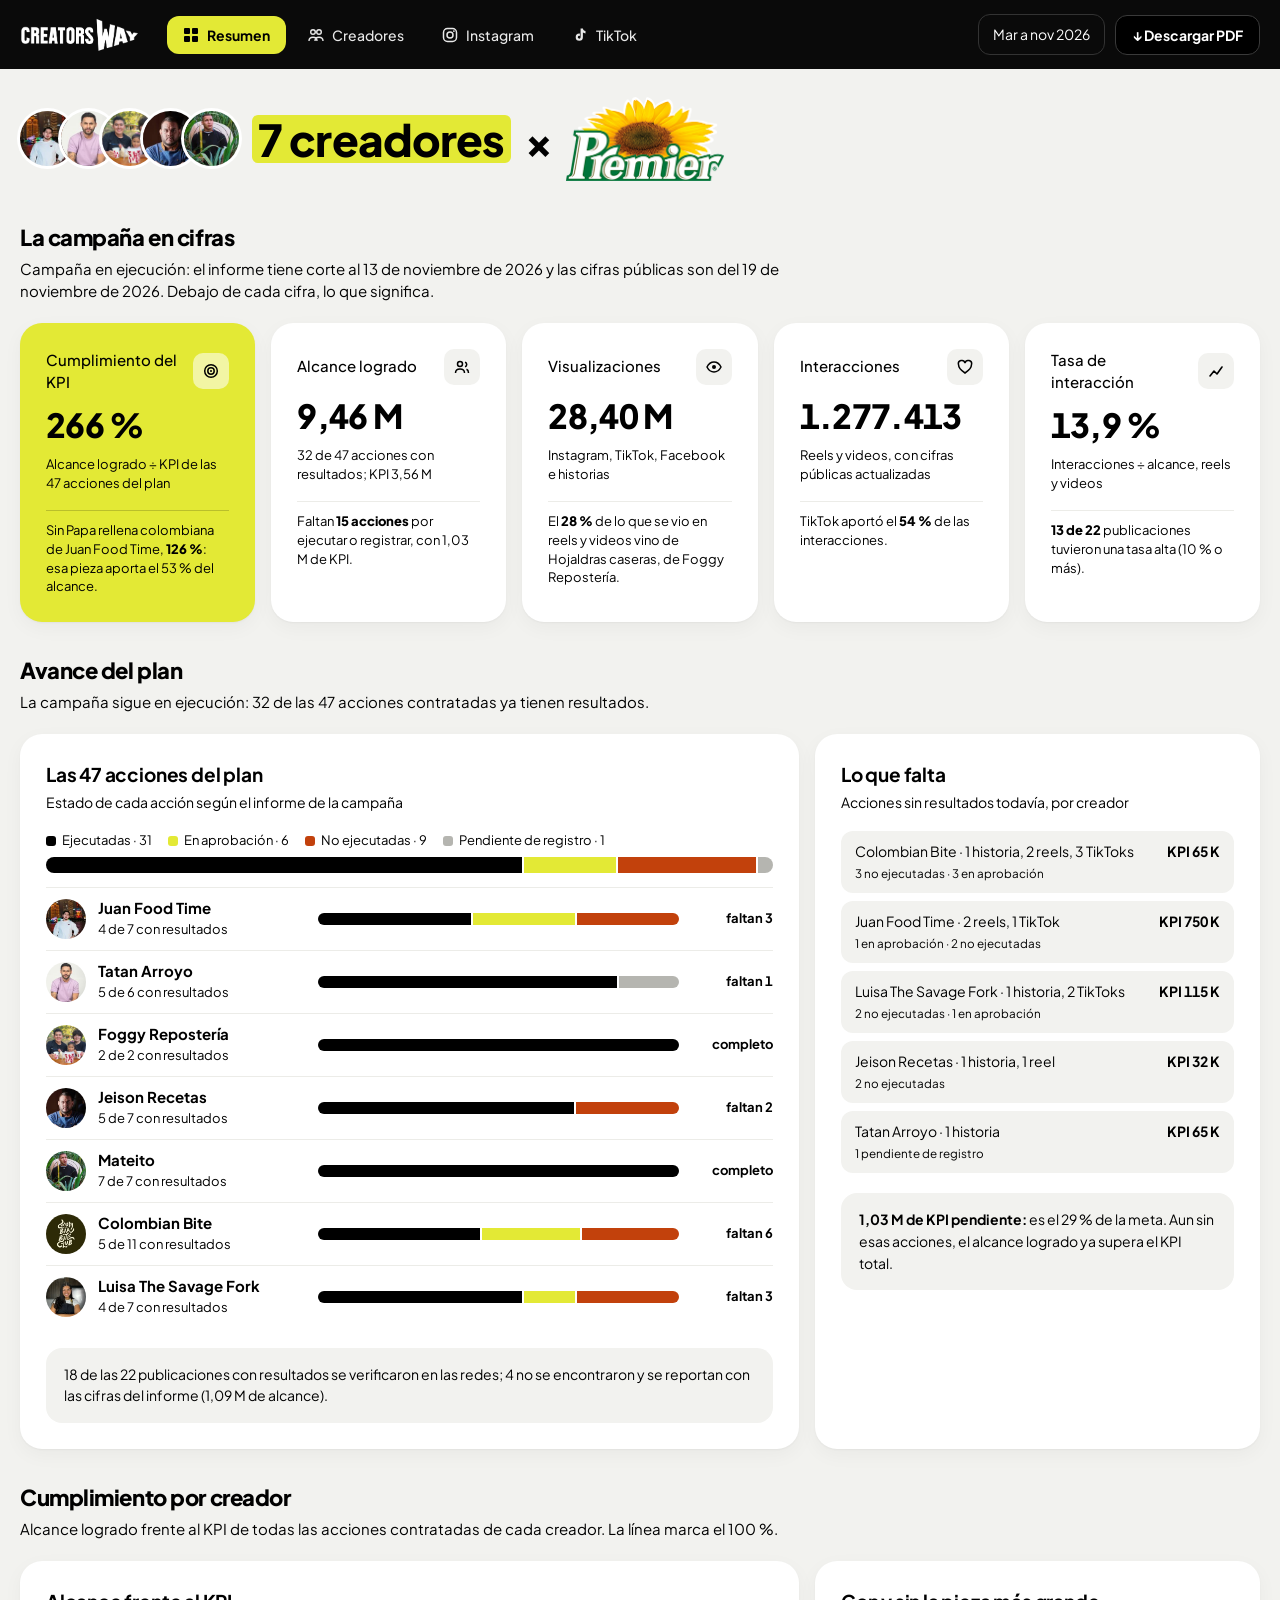
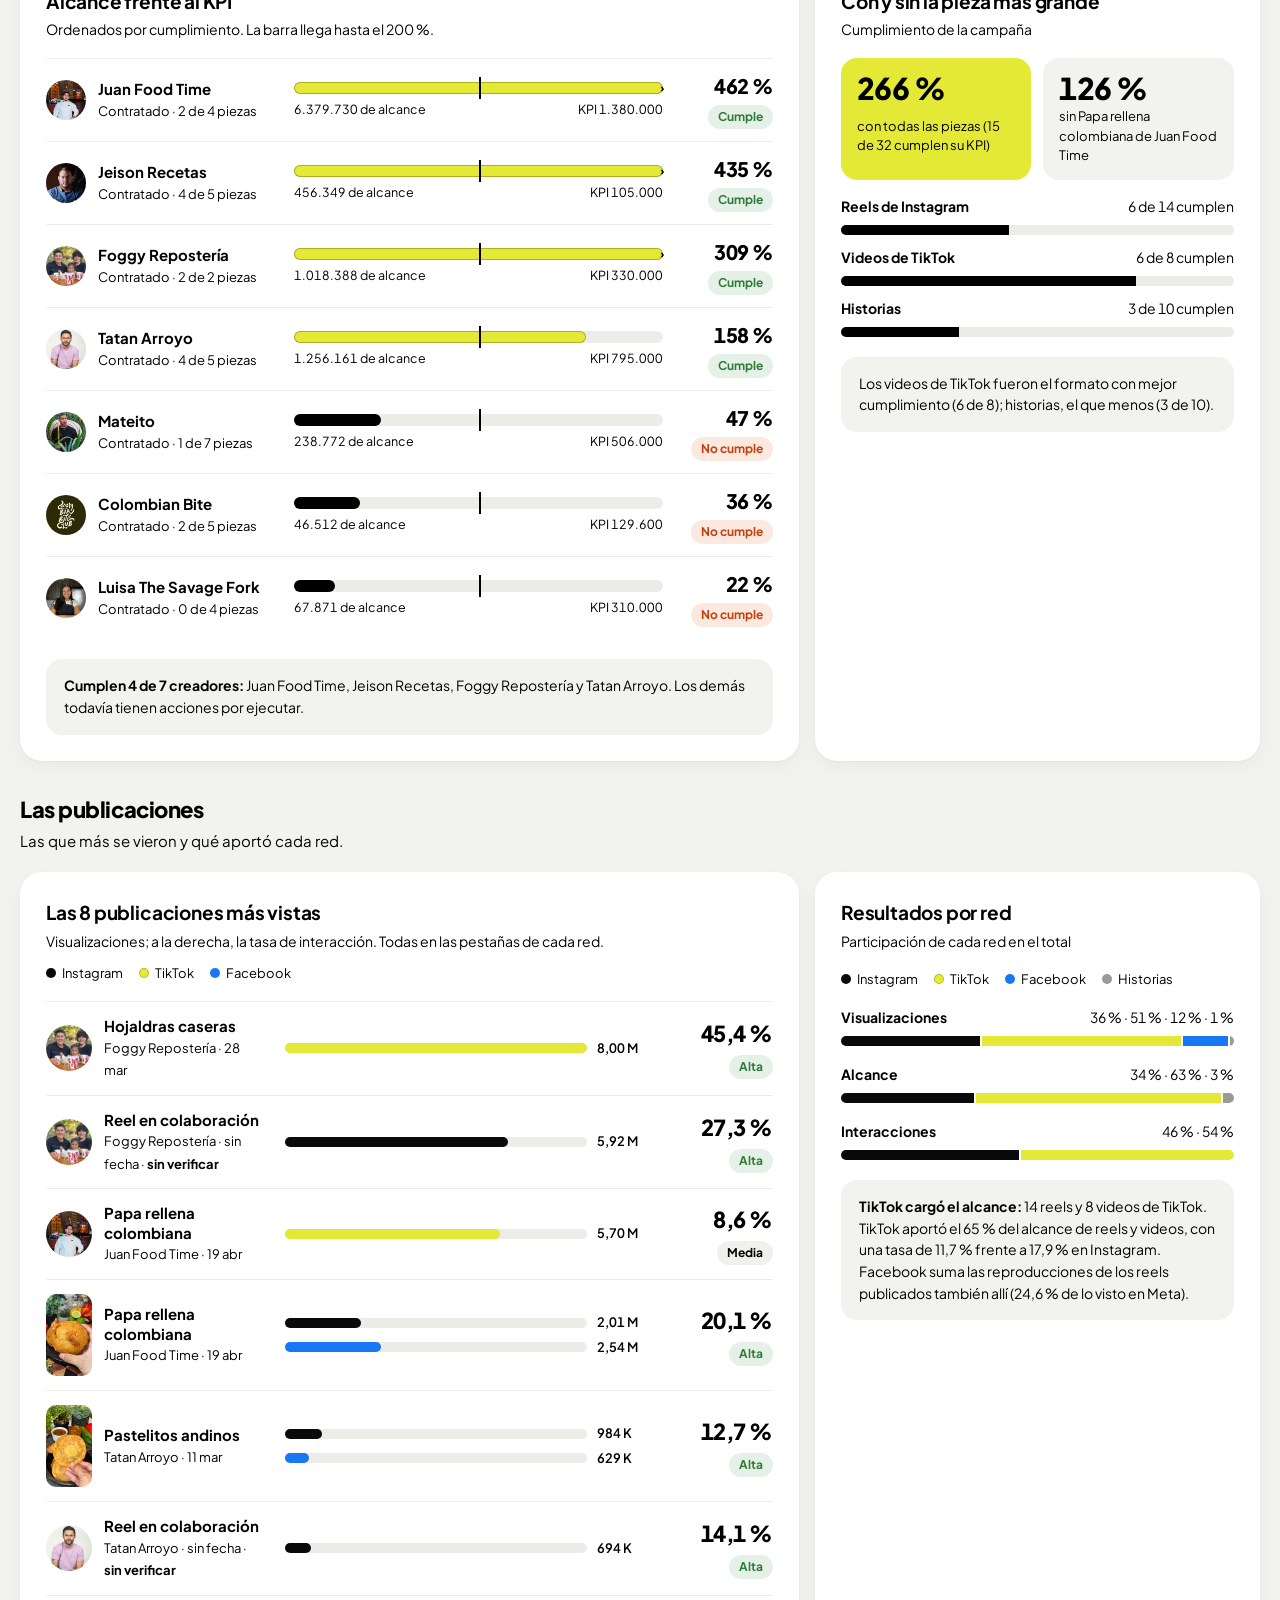
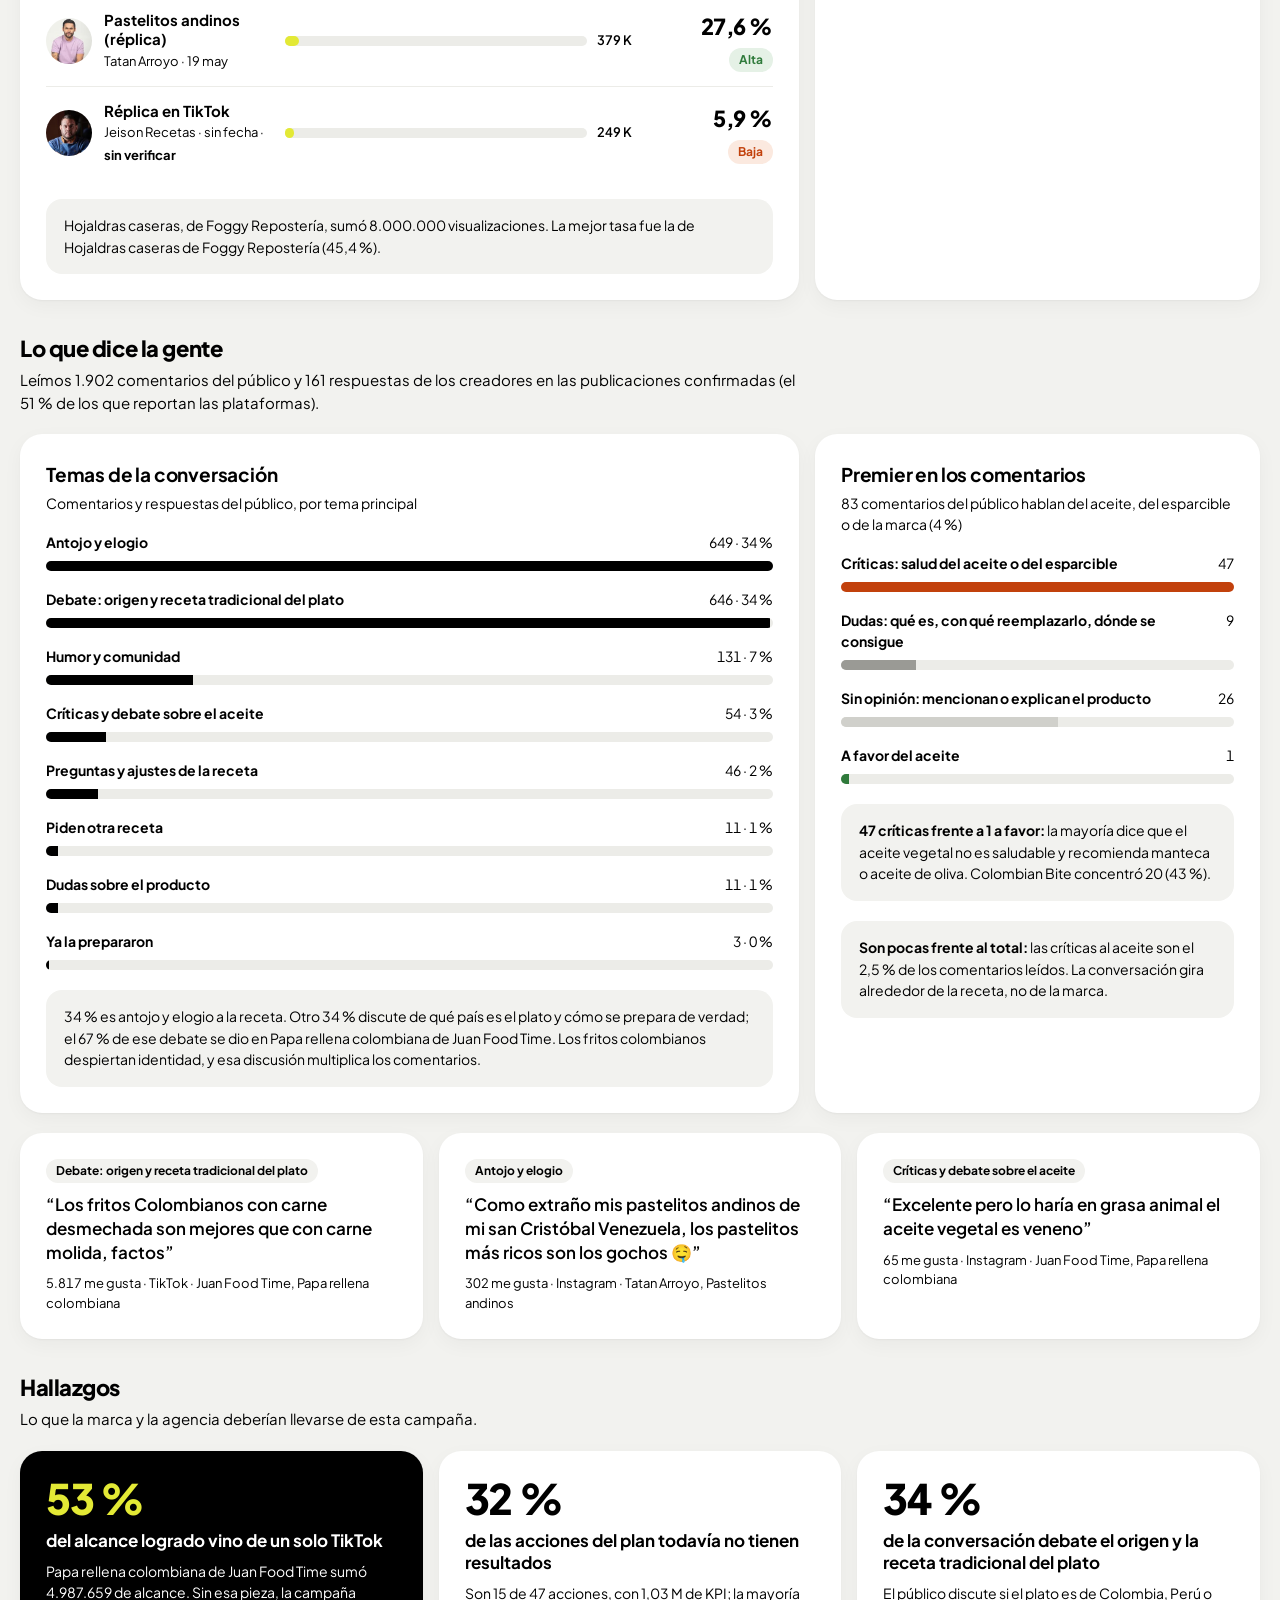
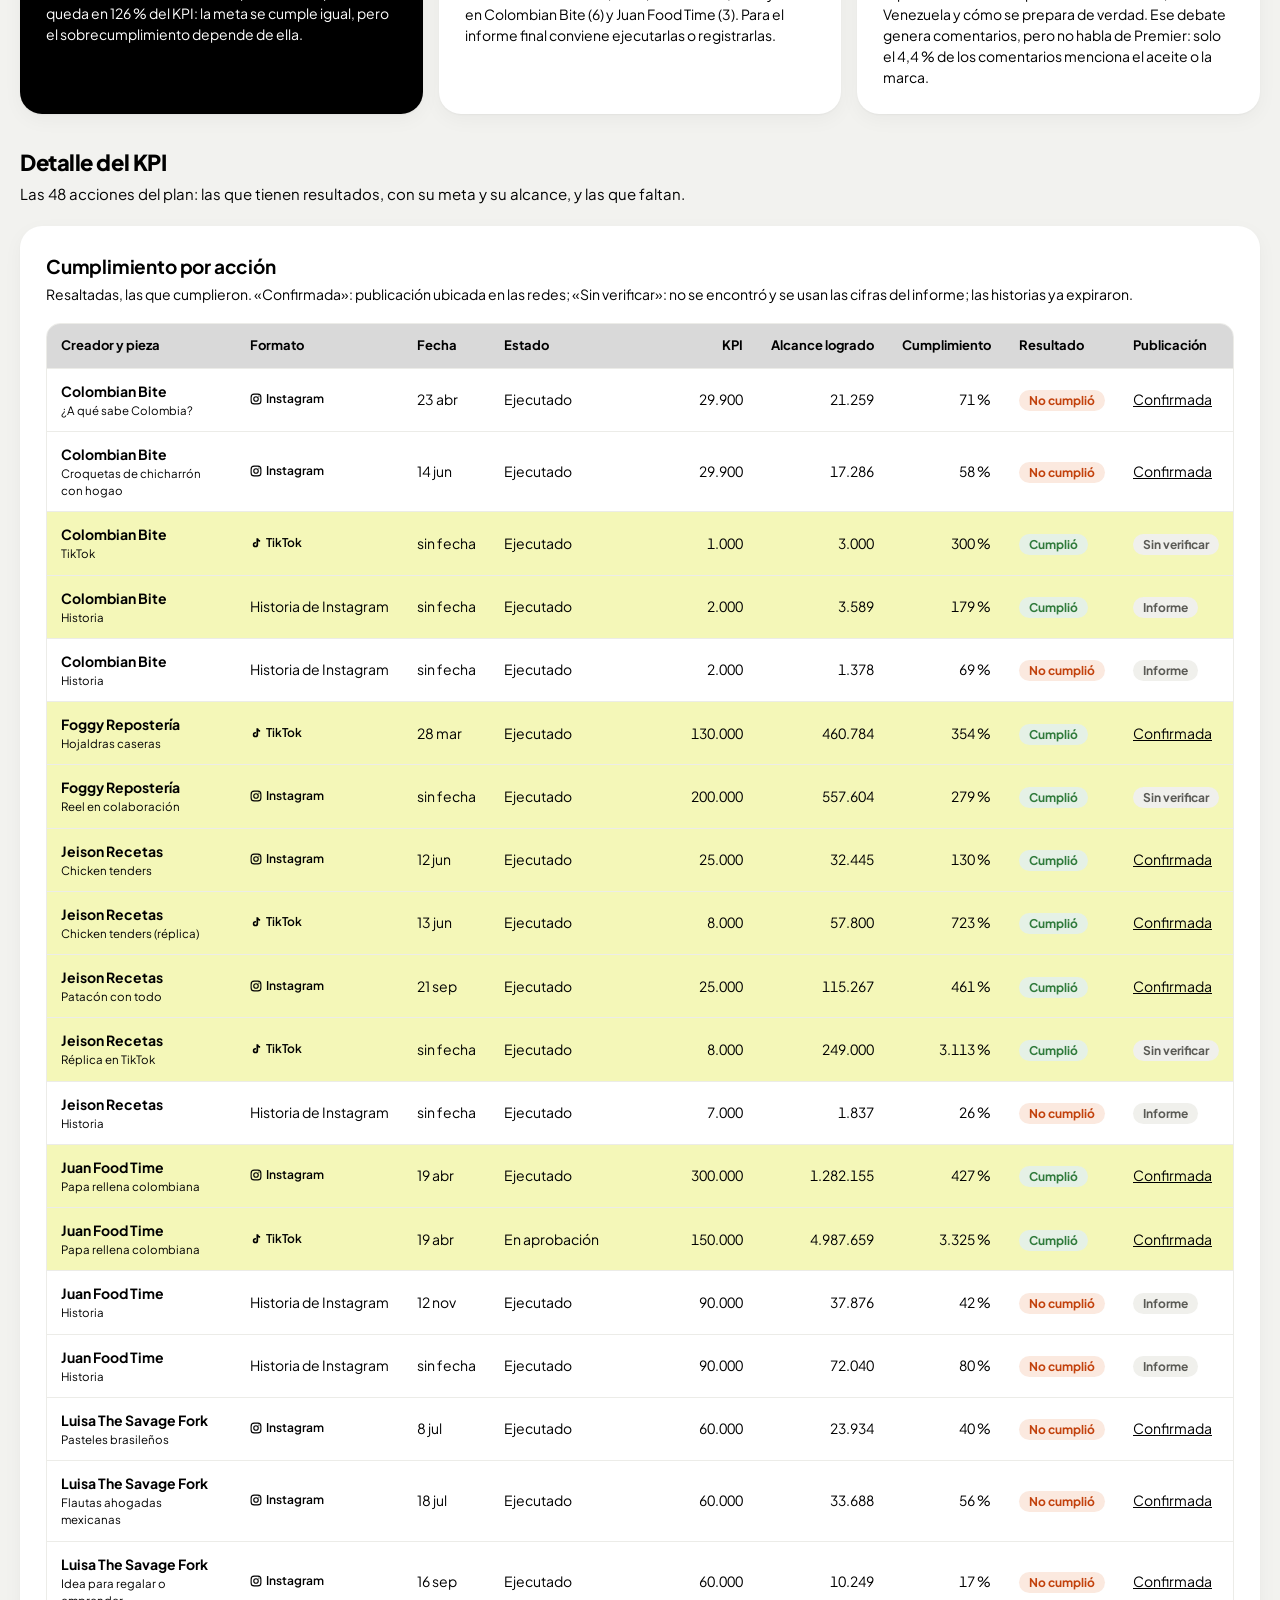
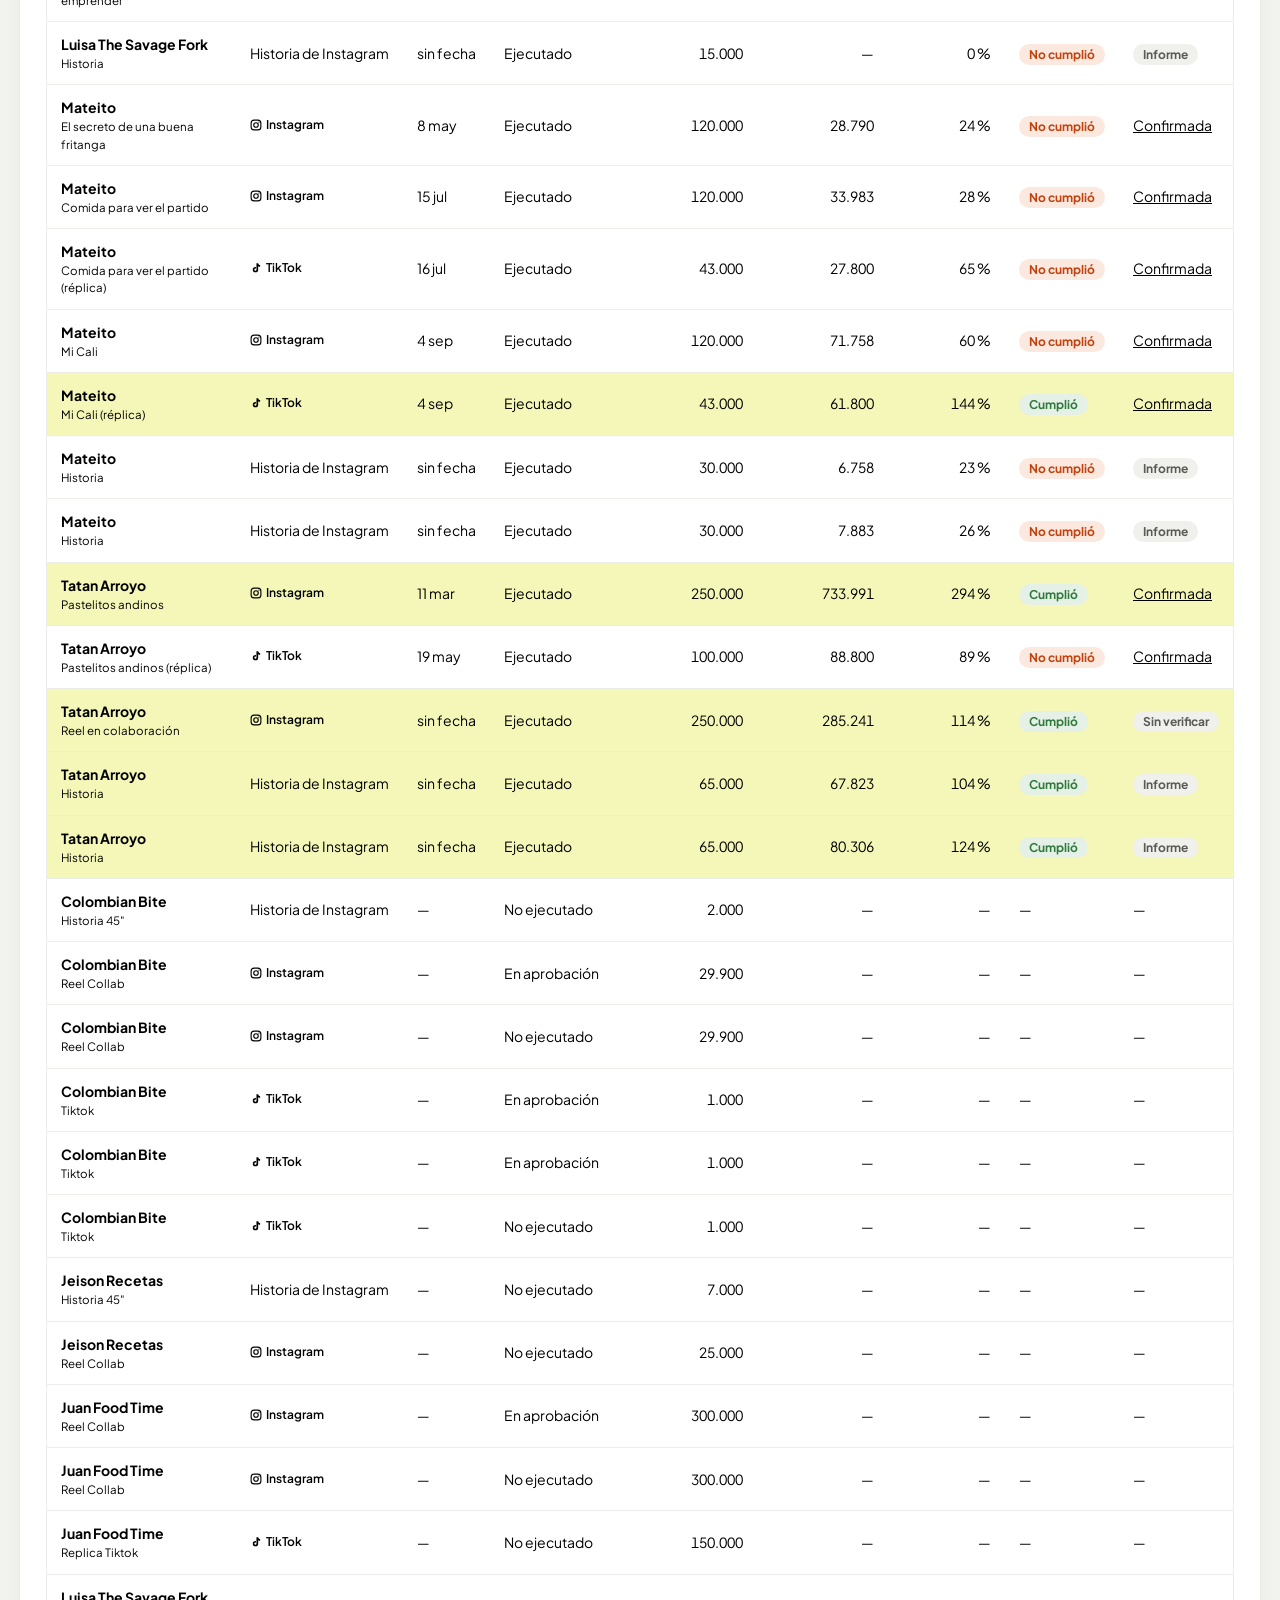
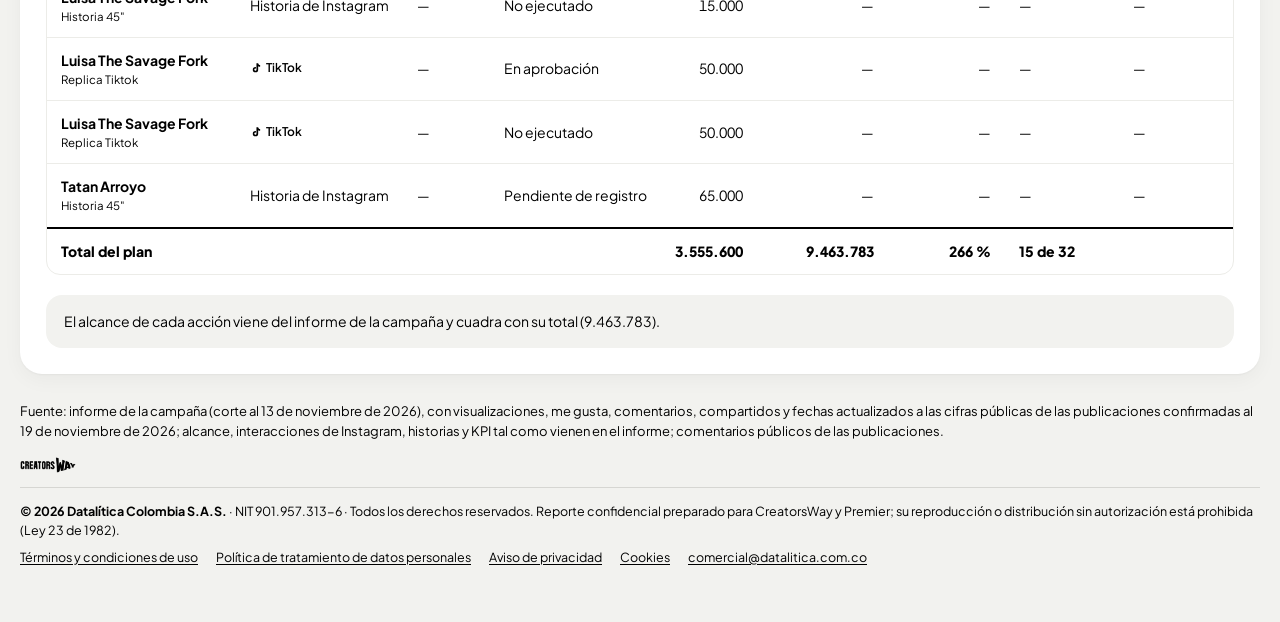
<file: premier-2026/index.html>
<!doctype html>
<html lang="es">
<head>
<meta charset="utf-8">
<meta name="viewport" content="width=device-width,initial-scale=1,viewport-fit=cover">
<meta name="robots" content="noindex">
<title>Reporte de campaña</title>
<link rel="icon" href="../assets/favicon.ico" sizes="any">
<link rel="icon" type="image/png" sizes="32x32" href="../assets/favicon-32.png">
<link rel="icon" type="image/png" sizes="16x16" href="../assets/favicon-16.png">
<link rel="apple-touch-icon" href="../assets/apple-touch-icon.png">
<meta name="theme-color" content="#0A0A0A">
<link rel="preconnect" href="https://fonts.googleapis.com">
<link rel="preconnect" href="https://fonts.gstatic.com" crossorigin>
<link rel="stylesheet" href="https://fonts.googleapis.com/css2?family=Plus+Jakarta+Sans:wght@400;500;600;700;800&display=swap">
<style>

/* Diseño aprobado (2026-11-05): barra superior negra con el menú del reporte; fondo gris cálido con tarjetas
   blancas muy redondeadas; amarillo CreatorsWay para lo activo y la cifra principal; negro y amarillo para las redes. */
:root{
  --fondo:#F2F2EF; --tarjeta:#FFFFFF; --negro:#000000; --barra:#0A0A0A;
  --amarillo:#E3E935; --amarillo-suave:#F4F7B8; --pista:#ECECE8; --linea:#ECECE8; --gris-tabla:#D9D9D9;
  --klarens:#0B1F8F; --ig:#0A0A0A; --tt:#E3E935; --fb:#1877F2;
  --sube:#2F7A3B; --sube-bg:#E5F1E6; --baja:#C2410C; --baja-bg:#FBE9DF; --media-bg:#F0F0EC;
  --sombra:0 1px 2px rgba(0,0,0,.04),0 6px 20px rgba(0,0,0,.04);
  --r:22px; --f:"Plus Jakarta Sans",system-ui,"Segoe UI",sans-serif;
  color-scheme:light;
}
*{box-sizing:border-box}
html{-webkit-text-size-adjust:100%}
body{margin:0;background:var(--fondo);color:var(--negro);font:400 15px/1.5 var(--f)}
h1,h2,h3,p{margin:0}
a{color:inherit}
.num{font-variant-numeric:tabular-nums}

/* barra superior */
.top{position:sticky;top:0;z-index:9;background:var(--barra);color:#fff;padding-top:env(safe-area-inset-top,0px);
  padding-left:max(16px,env(safe-area-inset-left,0px));padding-right:max(16px,env(safe-area-inset-right,0px))}
.top-in{max-width:1240px;margin:0 auto;display:flex;align-items:center;gap:28px;padding-block:14px}
.top .cw{height:34px;width:auto;flex:0 0 auto}
.nav{display:flex;gap:6px;overflow-x:auto;scrollbar-width:none;flex:1 1 auto;min-width:0}
.nav button{flex:0 0 auto;background:transparent;border:0;color:#E8E8E8;font:500 14px var(--f);padding:10px 16px;border-radius:12px;cursor:pointer;display:inline-flex;align-items:center;gap:8px}
.nav button:hover{background:#1C1C1C;color:#fff}
.nav button.on{background:var(--amarillo);color:#000;font-weight:700}
.nav button:focus-visible{outline:2px solid var(--amarillo);outline-offset:2px}
.nav svg{width:16px;height:16px}
.top-r{display:flex;align-items:center;gap:10px;flex:0 0 auto}
.period{border:1px solid #333;border-radius:12px;padding:9px 14px;font-size:14px;white-space:nowrap}
.btn.yel{background:#000;color:#fff;border:1px solid #3A3A3A;padding:10px 16px;font-size:14px}
.btn.yel:hover{background:#1C1C1C}
.title h1{display:flex;align-items:center;flex-wrap:wrap;gap:.12em .3em}
.title h1 .tlogo{height:2.4em;width:auto}
.title h1 .x{line-height:1}
.tabhead{display:flex;align-items:center;gap:12px}
.tabhead h2{font-size:24px;font-weight:800;letter-spacing:-.02em}
.tabhead span.s{font-size:15px}
.pbadge{width:40px;height:40px;border-radius:12px;display:grid;place-items:center;color:#fff;flex:0 0 auto}
.pbadge svg{width:22px;height:22px}
.pbadge.ig{background:radial-gradient(circle at 30% 107%,#FDF497 0%,#FD5949 45%,#D6249F 60%,#285AEB 90%)}
.pbadge.tt{background:#000}
.pbadge.fb{background:var(--fb)}
.fill.fb{background:var(--fb)}
.sbar .fb{background:var(--fb)}
.aprox{font-size:12px;font-weight:600;margin-left:4px}
.pbadge.tt svg{filter:drop-shadow(-1px -1px 0 #25F4EE) drop-shadow(1px 1px 0 #FE2C55)}
.sec-t{display:grid;gap:4px;margin-top:12px}
.sec-t h2{font-size:22px;font-weight:800;letter-spacing:-.02em}
.sec-t p{font-size:15px;max-width:72ch}
.kpi .ins{font-size:13px;line-height:1.45;border-top:1px solid var(--linea);padding-top:10px;margin-top:2px}
.kpi.hi .ins{border-top-color:rgba(0,0,0,.18)}
.kpi .ins b{font-weight:800}
.callout{display:block;font-size:14px;line-height:1.55}
.callout b{font-weight:800}
.foot{display:grid;gap:14px}
.foot-top{display:flex;justify-content:space-between;align-items:center;gap:16px;flex-wrap:wrap}
.legal{border-top:1px solid #D6D6D2;padding-top:14px;display:grid;gap:8px;font-size:12.5px;line-height:1.5}
.legal nav{display:flex;flex-wrap:wrap;gap:6px 18px}
.legal a{color:#000;text-decoration:underline;text-underline-offset:2px}

/* página */
.page{padding-left:max(16px,env(safe-area-inset-left,0px));padding-right:max(16px,env(safe-area-inset-right,0px));padding-block:28px 56px}
.wrap{max-width:1240px;margin:0 auto;display:grid;grid-template-columns:minmax(0,1fr);gap:20px}
.wrap > *{min-width:0}
.title{display:flex;justify-content:space-between;align-items:flex-end;gap:16px 24px;flex-wrap:wrap;margin-bottom:8px}
.title h1{font-size:clamp(30px,4vw,44px);line-height:1.1;font-weight:800;letter-spacing:-.02em;text-wrap:balance}
.title h1 .jft{background:var(--amarillo);padding:0 .14em;border-radius:6px;box-decoration-break:clone;-webkit-box-decoration-break:clone}
.title h1 .kl{color:var(--klarens)}
.title .sub{font-size:16px;margin-top:8px;max-width:70ch}
.title-r{display:flex;align-items:center;gap:12px;flex-wrap:wrap}
.title-r img{height:52px;width:auto}
.btn{background:#000;color:#fff;border:0;border-radius:12px;padding:13px 20px;font:700 15px var(--f);cursor:pointer;display:inline-flex;gap:8px;align-items:center;text-decoration:none}
.btn.ghost{background:#fff;color:#000;box-shadow:var(--sombra)}
.btn:focus-visible{outline:2px solid #000;outline-offset:2px}

.card{background:var(--tarjeta);border-radius:var(--r);box-shadow:var(--sombra);padding:26px}
.card-h{display:flex;justify-content:space-between;align-items:flex-start;gap:12px;margin-bottom:18px;flex-wrap:wrap}
.card-h h2{font-size:19px;font-weight:700;letter-spacing:-.01em}
.card-h p{font-size:14px;margin-top:4px}
.legend{display:flex;gap:16px;font-size:13px;flex:0 0 auto}
.legend span{display:inline-flex;align-items:center;gap:6px}
.legend i{width:10px;height:10px;border-radius:50%;display:inline-block}
.legend i.tt,.dot.tt{box-shadow:inset 0 0 0 1px rgba(0,0,0,.2)}

/* cifras */
.kpis{display:grid;grid-template-columns:repeat(5,minmax(0,1fr));gap:16px}
.kpi{display:grid;gap:14px;align-content:start}
.kpi .row{display:flex;justify-content:space-between;align-items:center;gap:8px}
.kpi .k{font-size:15px;font-weight:500}
.kpi .ic{width:36px;height:36px;border-radius:10px;background:var(--fondo);display:grid;place-items:center;flex:0 0 auto}
.kpi .ic svg{width:16px;height:16px}
.kpi .v{font-size:clamp(28px,2.6vw,38px);font-weight:800;line-height:1;letter-spacing:-.02em}
.kpi .d{font-size:13px}
.kpi.hi{background:var(--amarillo)}
.kpi.hi .ic{background:rgba(255,255,255,.55)}

.duo{display:grid;grid-template-columns:minmax(0,1.75fr) minmax(0,1fr);gap:16px;align-items:stretch}
.chart{position:relative}
.crow{display:grid;grid-template-columns:minmax(0,1fr) minmax(0,1.7fr) 96px;gap:20px;align-items:center;padding:14px 0;border-top:1px solid var(--linea)}
.cname{display:flex;gap:12px;align-items:center;min-width:0}
.cname > div{min-width:0}
.thumb{flex:0 0 auto;display:block;width:46px;height:82px;border-radius:10px;overflow:hidden;background:var(--pista)}
.thumb img{width:100%;height:100%;object-fit:cover;display:block}
.thumb:focus-visible{outline:2px solid #000;outline-offset:2px}
.title h1 .tavatar{width:2.2em;height:2.2em;border-radius:50%;object-fit:cover;box-shadow:0 0 0 3px #fff,0 0 0 4px var(--linea)}
.cname strong{display:block;font-weight:700;font-size:15px;line-height:1.3}
.cname span{font-size:13px}
.bars{display:grid;gap:5px}
.b{display:grid;grid-template-columns:minmax(0,1fr) 60px;gap:10px;align-items:center;font-size:13px;font-weight:600}
.b .track{height:10px;border-radius:99px;background:var(--pista)}
.b .fill{height:100%;border-radius:99px}
.fill.ig{background:var(--ig)} .fill.tt{background:var(--tt)}
.b:focus-visible{outline:2px solid #000;outline-offset:3px;border-radius:6px}
.er{justify-self:end;display:grid;justify-items:end;gap:5px}
.er .v{font-size:22px;font-weight:800;letter-spacing:-.02em}
.pill{font-size:12px;font-weight:700;padding:3px 10px;border-radius:999px;background:var(--media-bg);white-space:nowrap}
.pill.alta{background:var(--sube-bg);color:var(--sube)}
.pill.baja{background:var(--baja-bg);color:var(--baja)}
.tip{position:absolute;pointer-events:none;background:#000;color:#fff;font-size:13px;line-height:1.45;padding:8px 12px;border-radius:10px;white-space:nowrap;z-index:2}

.share{display:grid;gap:18px}
.srow{display:grid;gap:8px}
.srow .t{display:flex;justify-content:space-between;gap:8px;font-size:14px}
.srow .t b{font-weight:700}
.sbar{display:flex;height:10px;border-radius:99px;overflow:hidden;gap:2px;background:#fff}
.sbar .ig{background:var(--ig)} .sbar .tt{background:var(--tt)}
.callout{background:var(--fondo);border-radius:16px;padding:16px 18px;margin:20px 0 0;display:block}
.callout b{font-weight:700}
.callout span{font-size:14px}

.finds{display:grid;grid-template-columns:repeat(3,minmax(0,1fr));gap:16px}
.find{display:grid;gap:10px;align-content:start}
.find .v{font-size:42px;font-weight:800;line-height:1;letter-spacing:-.03em}
.find h3{font-size:17px;font-weight:700;line-height:1.3}
.find p{font-size:14px}
.find.hi{background:#000;color:#fff}
.find.hi .v{color:var(--amarillo)}

.quotes{display:grid;grid-template-columns:repeat(3,minmax(0,1fr));gap:16px}
.quote{margin:0;display:grid;gap:10px;align-content:start}
.quote .qt{font-size:12px;font-weight:700;background:var(--fondo);border-radius:999px;padding:3px 10px;justify-self:start}
.quote blockquote{margin:0;font-size:17px;font-weight:600;line-height:1.4}
.quote figcaption{font-size:13px}
.duo.inner{gap:32px}
.nets{display:grid;grid-template-columns:repeat(2,minmax(0,1fr));gap:16px}
.net-h{display:flex;align-items:center;gap:12px;margin-bottom:18px}
.badge{width:40px;height:40px;border-radius:12px;display:grid;place-items:center;font:800 13px var(--f);flex:0 0 auto}
.badge.ig{background:var(--ig);color:#fff} .badge.tt{background:var(--tt);color:#000}
.net-h strong{font-size:17px;display:block}
.net-h span{font-size:13px}
.net-g{display:grid;grid-template-columns:repeat(3,minmax(0,1fr));gap:18px 12px}
.net-g div{display:grid;gap:2px}
.net-g .v{font-size:24px;font-weight:800;letter-spacing:-.02em;line-height:1.1}
.net-g .k{font-size:13px}

/* comparación de una pieza */
.vs{display:grid;gap:16px}
.vsr{display:grid;gap:8px}
.vsr .t{display:grid;grid-template-columns:minmax(0,1fr) auto minmax(0,1fr);gap:8px;font-size:14px;align-items:baseline}
.vsr .t .a{font-weight:800;font-size:17px}
.vsr .t .m{font-weight:600;text-align:center}
.vsr .t .z{font-weight:800;font-size:17px;text-align:right}
.note{font-size:15px;line-height:1.6}
.facts{display:grid;gap:10px;margin-top:18px}
.facts div{display:flex;justify-content:space-between;gap:12px;background:var(--fondo);border-radius:12px;padding:10px 14px;font-size:14px}
.facts b{font-weight:800;white-space:nowrap}
.links{display:flex;gap:8px;flex-wrap:wrap;margin-top:18px}

.tbl{overflow-x:auto;border-radius:14px;border:1px solid var(--linea)}
table{border-collapse:collapse;width:100%;min-width:660px;font-size:14px}
th,td{padding:12px 14px;text-align:right;white-space:nowrap}
th:first-child,td:first-child{text-align:left;white-space:normal}
th.l,td.l{text-align:left}
thead th{background:var(--gris-tabla);font-weight:700;font-size:13px}
tbody td{border-top:1px solid var(--linea)}
tbody tr.hl td{background:var(--amarillo-suave)}
tfoot td{font-weight:800;border-top:2px solid #000}
.dot{display:inline-block;width:10px;height:10px;border-radius:50%;margin-right:8px}
.mini{display:inline-block;height:6px;border-radius:99px;background:#000;vertical-align:middle;margin-left:8px}
.hand{display:block;font-size:11.5px}

.stories{display:grid;grid-template-columns:240px minmax(0,1fr);gap:24px;align-items:start}
.sfigs{display:grid;gap:12px}
.sfigs div{background:var(--fondo);border-radius:16px;padding:14px 16px;display:grid;gap:2px}
.sfigs div:first-child{background:var(--amarillo)}
.sfigs .v{font-size:28px;font-weight:800;letter-spacing:-.02em;line-height:1.1}
.sfigs span{font-size:13px}

.foot{font-size:13px;padding-top:8px}
.foot img{height:16px;width:auto}

@media (max-width:1000px){
  .kpis{grid-template-columns:repeat(2,minmax(0,1fr))}
  .kpi.hi{grid-column:1 / -1}
  .duo,.nets,.finds,.quotes{grid-template-columns:minmax(0,1fr)}
    .period{display:none}
  .btn.yel{padding:9px 12px}
}
@media (max-width:640px){
  .crow{grid-template-columns:minmax(0,1fr) auto;gap:10px 14px}
  .crow .bars{grid-column:1 / -1;grid-row:2}
  .stories{grid-template-columns:minmax(0,1fr)}
  .card{padding:20px}
  .net-g{grid-template-columns:repeat(2,minmax(0,1fr))}
  .top-in{gap:16px}
    .top .cw{height:26px}
}
@media print{
  @page{size:A4 landscape;margin:8mm}
  body{-webkit-print-color-adjust:exact;print-color-adjust:exact}
  .top{position:static}
  .btn,.tip{display:none!important}
  .card,.kpi,.find{break-inside:avoid}
  .page{padding-block:16px 0}
}
@media (prefers-reduced-motion:reduce){*{scroll-behavior:auto!important}}

/* Campaña con varios creadores: mismo sistema visual que el reporte de un creador (templates/reporte.html). */
:root{--hist:#9A9A95;--canola:#064691}
.title h1 .tlogo.wide{height:1.05em}
.title h1 .tlogo.tall{height:1.9em}
.plan-bar{display:flex;height:16px;border-radius:99px;overflow:hidden;gap:2px;background:#fff;margin:6px 0 14px}
.plan-bar div{height:100%}
.e-ok{background:#000}.e-apr{background:var(--amarillo)}.e-no{background:var(--baja)}.e-pend{background:#B5B5B0}
.plan-leg{display:flex;flex-wrap:wrap;gap:8px 16px;font-size:13px}
.plan-leg span{display:inline-flex;align-items:center;gap:6px}
.plan-leg i{width:10px;height:10px;border-radius:3px;display:inline-block}
.prow{display:grid;grid-template-columns:minmax(0,1fr) minmax(0,1.4fr) 80px;gap:14px;align-items:center;padding:10px 0;border-top:1px solid var(--linea)}
.prow .plan-bar{margin:0;height:12px}
.prow .n{justify-self:end;font-size:13px;font-weight:700}
.pend{display:grid;gap:8px;margin-top:4px}
.pend div{display:flex;justify-content:space-between;gap:12px;background:var(--fondo);border-radius:12px;padding:10px 14px;font-size:14px}
.pend b{white-space:nowrap}
.pill.sv{background:#F0F0EC;color:#5A5A55}
@media (max-width:640px){.prow{grid-template-columns:minmax(0,1fr) auto}.prow .plan-bar{grid-column:1 / -1;grid-row:2}}
.avs{display:inline-flex;align-items:center}
.avs img{width:1.25em;height:1.25em;border-radius:50%;object-fit:cover;box-shadow:0 0 0 3px #fff;margin-left:-.32em}
.avs img:first-child{margin-left:0}
.fill.hist,.sbar .hist{background:var(--hist)}
.legend i.hist{background:var(--hist)}
.thumb.av{width:46px;height:46px;border-radius:50%}
/* cumplimiento por creador */
.kpirow{display:grid;grid-template-columns:minmax(0,1fr) minmax(0,1.6fr) 92px;gap:18px;align-items:center;padding:12px 0;border-top:1px solid var(--linea)}
.who{display:flex;gap:12px;align-items:center;min-width:0}
.who img{width:40px;height:40px;border-radius:50%;object-fit:cover;flex:0 0 auto}
.who strong{display:block;font-size:15px;line-height:1.3}
.who span{font-size:13px}
.meter{position:relative;height:12px;border-radius:99px;background:var(--pista)}
.meter .fill{position:absolute;inset:0 auto 0 0;border-radius:99px;background:#000}
.meter .fill.ok{background:var(--amarillo);box-shadow:inset 0 0 0 1px rgba(0,0,0,.25)}
.meter .goal{position:absolute;top:-5px;bottom:-5px;width:2px;background:#000}
.meter .over{position:absolute;right:-2px;top:50%;transform:translateY(-50%);font-size:11px;font-weight:800}
.meter-l{display:flex;justify-content:space-between;font-size:12.5px;margin-top:6px}
.pct{justify-self:end;display:grid;justify-items:end;gap:4px}
.pct .v{font-size:20px;font-weight:800;letter-spacing:-.02em}
.pill.ok{background:var(--sube-bg);color:var(--sube)}
.pill.no{background:var(--baja-bg);color:var(--baja)}
.pill.bono{background:var(--media-bg)}
.big2{display:grid;grid-template-columns:repeat(2,minmax(0,1fr));gap:12px}
.big2 div{background:var(--fondo);border-radius:16px;padding:14px 16px;display:grid;gap:2px}
.big2 div.hi{background:var(--amarillo)}
.big2 .v{font-size:30px;font-weight:800;letter-spacing:-.02em;line-height:1.1}
.big2 span{font-size:13px}
.est{border:1.5px dashed #B5B5B0;border-radius:16px;padding:14px 16px;margin-top:12px;display:grid;gap:4px}
.est .v{font-size:22px;font-weight:800}
.est span{font-size:13px}
.est b.tag{font-size:11.5px;font-weight:800;background:var(--fondo);border-radius:999px;padding:2px 9px;justify-self:start}
.fmt{display:grid;gap:12px;margin-top:16px}
/* tarjetas de creador */
.cgrid{display:grid;grid-template-columns:repeat(3,minmax(0,1fr));gap:16px}
.cc{display:grid;gap:14px;align-content:start}
.cc-h{display:flex;gap:12px;align-items:center}
.cc-h img{width:52px;height:52px;border-radius:50%;object-fit:cover;flex:0 0 auto}
.cc-h strong{display:block;font-size:16px;line-height:1.25}
.cc-h a{font-size:13px;text-decoration:none}
.cc-h a:hover{text-decoration:underline}
.cc .row{display:flex;justify-content:space-between;align-items:baseline;gap:8px}
.cc .row .v{font-size:30px;font-weight:800;letter-spacing:-.02em;line-height:1}
.cc .mini-g{display:grid;grid-template-columns:repeat(3,minmax(0,1fr));gap:8px}
.cc .mini-g div{background:var(--fondo);border-radius:12px;padding:8px 10px;display:grid}
.cc .mini-g b{font-size:16px;font-weight:800}
.cc .mini-g span{font-size:12px}
.cc .pz{font-size:13px;line-height:1.5;border-top:1px solid var(--linea);padding-top:10px}
.cc.hi{box-shadow:inset 0 0 0 2px var(--amarillo),var(--sombra)}
.tag-red{display:inline-flex;align-items:center;gap:4px;font-size:12px;font-weight:700}
.tag-red svg{width:12px;height:12px}
td .tag-red{font-weight:600}
@media (max-width:1000px){.cgrid{grid-template-columns:repeat(2,minmax(0,1fr))}}
@media (max-width:640px){
  .cgrid,.big2{grid-template-columns:minmax(0,1fr)}
  .kpirow{grid-template-columns:minmax(0,1fr) auto;gap:10px 14px}
  .kpirow .mw{grid-column:1 / -1;grid-row:2}
}
@media print{.cc{break-inside:avoid}}
</style>
</head>
<body>
<header class="top">
  <div class="top-in">
    <img class="cw" src="../assets/logo-creatorsway-blanco.png" alt="CreatorsWay">
    <nav class="nav" id="nav" aria-label="Secciones del reporte"></nav>
    <div class="top-r"><span class="period" id="period"></span><a class="btn yel" id="pdf" href="pdf/resumen.pdf" download>↓ Descargar PDF</a></div>
  </div>
</header>
<main class="page"><div class="wrap" id="view"></div></main>

<script>
const D={"id":"premier-2026","tipo":"creadores","modelo":"plan","marca":{"nombre":"Premier","handle":"premiercolombia","logo":"assets/logo-premier.png","web":"https://premier.com.co","logo_forma":"alto"},"periodo":"Mar a nov 2026","periodo_largo":"11 de marzo al 13 de noviembre de 2026","estado_campana":"En ejecución","corte_excel":"2026-11-13","publicasCapturado":"2026-11-19","tabs":["resumen","creadores","instagram","tiktok"],"creadores":[{"id":"juan-food-time","nombre":"Juan Food Time","ig":"juanfoodtime","tt":"juanfoodtime","tipo":"Contratado","avatar":"assets/premier-2026/avatar-juanfoodtime.jpg","piezas":["DXUePsjkV8w","7630508311686712584"],"n_reels":1,"n_tt":1,"n_hist":2,"kpi":1380000,"alcance":6379730,"pct":4.622992753623189,"cumple":true,"piezas_kpi":4,"piezas_cumplen":2,"plan":7,"faltan":3,"sin_verificar":0,"bonificado":0,"v":10330675,"reach":6269814,"i":685066,"er":0.10926416636920967,"comments":2317,"tono":{"neutro":8,"negativo":15,"duda":6}},{"id":"jeison-recetas","nombre":"Jeison Recetas","ig":"jeison_rodriguezchef","tt":"jeison_rodriguezchef","tipo":"Contratado","avatar":"assets/premier-2026/avatar-jeison_rodriguezchef.jpg","piezas":["DZgUOyvgXHG","7650663912861437202","DdkP_8Qg4S4","fila-76"],"n_reels":2,"n_tt":2,"n_hist":1,"kpi":105000,"alcance":456349,"pct":4.346180952380952,"cumple":true,"piezas_kpi":5,"piezas_cumplen":4,"plan":7,"faltan":2,"sin_verificar":1,"bonificado":0,"v":572608,"reach":454512,"i":38008,"er":0.08362375470834653,"comments":228,"tono":{"positivo":1}},{"id":"foggy-reposteria","nombre":"Foggy Repostería","ig":null,"tt":"foggyreposteria","tipo":"Contratado","avatar":"assets/premier-2026/avatar-foggyreposteria.jpg","piezas":["7622110135216819463","fila-77"],"n_reels":1,"n_tt":1,"n_hist":0,"kpi":330000,"alcance":1018388,"pct":3.0860242424242426,"cumple":true,"piezas_kpi":2,"piezas_cumplen":2,"plan":2,"faltan":0,"sin_verificar":1,"bonificado":0,"v":13918199,"reach":1018388,"i":361046,"er":0.3545269582909461,"comments":1183,"tono":{}},{"id":"tatan-arroyo","nombre":"Tatan Arroyo","ig":"tatanarroyo","tt":"tatanarroyo","tipo":"Contratado","avatar":"assets/premier-2026/avatar-tatanarroyo.jpg","piezas":["DVwqnqIje-P","7641735348158221586","fila-82"],"n_reels":2,"n_tt":1,"n_hist":2,"kpi":795000,"alcance":1256161,"pct":1.5800767295597484,"cumple":true,"piezas_kpi":5,"piezas_cumplen":4,"plan":6,"faltan":1,"sin_verificar":1,"bonificado":0,"v":2873897,"reach":1108032,"i":158003,"er":0.14259786720961126,"comments":1013,"tono":{"negativo":4,"duda":1,"neutro":6}},{"id":"mateito","nombre":"Mateito","ig":"_mateito","tt":"_mateito","tipo":"Contratado","avatar":"assets/premier-2026/avatar-_mateito.jpg","piezas":["DYFdZIrJtGr","Da0hbBwp0tY","7663159011985952021","Dc326mFpwY2","7681726944773213460"],"n_reels":3,"n_tt":2,"n_hist":2,"kpi":506000,"alcance":238772,"pct":0.4718814229249012,"cumple":false,"piezas_kpi":7,"piezas_cumplen":1,"plan":7,"faltan":0,"sin_verificar":0,"bonificado":0,"v":503038,"reach":224131,"i":27621,"er":0.12323596468136938,"comments":267,"tono":{"negativo":8,"neutro":4}},{"id":"colombian-bite","nombre":"Colombian Bite","ig":"colombiabiteclub","tt":null,"tipo":"Contratado","avatar":"assets/premier-2026/avatar-colombiabiteclub.jpg","piezas":["DXe2XITktOl","DZkv27Jh9dQ","fila-106"],"n_reels":2,"n_tt":1,"n_hist":2,"kpi":129600,"alcance":46512,"pct":0.35888888888888887,"cumple":false,"piezas_kpi":5,"piezas_cumplen":2,"plan":11,"faltan":6,"sin_verificar":1,"bonificado":0,"v":81060,"reach":41545,"i":4075,"er":0.09808641232398604,"comments":101,"tono":{"negativo":20,"neutro":5,"duda":2}},{"id":"luisa-savage-fork","nombre":"Luisa The Savage Fork","ig":"luisatorres.co","tt":null,"tipo":"Contratado","avatar":"assets/premier-2026/avatar-luisatorres.co.jpg","piezas":["DaieZcpuzun","Da8MlB5xm0e","DdXUqFTRknv"],"n_reels":3,"n_tt":0,"n_hist":1,"kpi":310000,"alcance":67871,"pct":0.21893870967741935,"cumple":false,"piezas_kpi":4,"piezas_cumplen":0,"plan":7,"faltan":3,"sin_verificar":0,"bonificado":0,"v":124973,"reach":67871,"i":3594,"er":0.05295339688526764,"comments":137,"tono":{"neutro":3}}],"pieces":[{"id":"DVwqnqIje-P","fila":"81","creador":"tatan-arroyo","red":"ig","t":"Pastelitos andinos","fecha":"2026-03-11","f":"11 mar","url":"https://www.instagram.com/reel/DVwqnqIje-P/","img":"assets/premier-2026/reel-DVwqnqIje-P.jpg","verificada":true,"collab":true,"dur_s":90,"v":983833,"fbv":629153,"r":733991,"likes":50051,"comments":850,"shares":20170,"s":null,"i":93141,"er":0.12689665132133773,"lvl":"alta","excel_views":1593858,"excel_inter":93141,"kpi":{"tipo":"Ejecutado","kpi":250000,"alcance":733991,"proyectado":null,"cumple":true,"pct":2.935964,"estado_excel":"EJECUTADO"},"estado":"EJECUTADO","cuenta_handle":"tatanarroyo"},{"id":"7622110135216819463","fila":"78","creador":"foggy-reposteria","red":"tt","t":"Hojaldras caseras","fecha":"2026-03-28","f":"28 mar","url":"https://www.tiktok.com/@foggyreposteria/video/7622110135216819463","img":null,"verificada":true,"collab":true,"dur_s":32,"v":8000000,"fbv":0,"r":460784,"likes":175900,"comments":1183,"shares":5695,"s":26318,"i":209096,"er":0.45378311746935657,"lvl":"alta","excel_views":2576204,"excel_inter":98940,"kpi":{"tipo":"Ejecutado","kpi":130000,"alcance":460784,"proyectado":null,"cumple":true,"pct":3.5444923076923076,"estado_excel":"EJECUTADO"},"estado":"EJECUTADO","cuenta_handle":"foggyreposteria"},{"id":"DXUePsjkV8w","fila":"87","creador":"juan-food-time","red":"ig","t":"Papa rellena colombiana","fecha":"2026-04-19","f":"19 abr","url":"https://www.instagram.com/reel/DXUePsjkV8w/","img":"assets/premier-2026/reel-DXUePsjkV8w.jpg","verificada":true,"collab":true,"dur_s":43,"v":2006861,"fbv":2541179,"r":1282155,"likes":194953,"comments":967,"shares":30685,"s":null,"i":258225,"er":0.20139920680416953,"lvl":"alta","excel_views":4317417,"excel_inter":258225,"kpi":{"tipo":"Ejecutado","kpi":300000,"alcance":1282155,"proyectado":null,"cumple":true,"pct":4.27385,"estado_excel":"EJECUTADO"},"estado":"EJECUTADO","cuenta_handle":"juanfoodtime"},{"id":"7630508311686712584","fila":"90","creador":"juan-food-time","red":"tt","t":"Papa rellena colombiana","fecha":"2026-04-19","f":"19 abr","url":"https://www.tiktok.com/@juanfoodtime/video/7630508311686712584","img":null,"verificada":true,"collab":true,"dur_s":43,"v":5700000,"fbv":0,"r":4987659,"likes":293300,"comments":1350,"shares":46000,"s":86191,"i":426841,"er":0.08557942714207206,"lvl":"media","excel_views":5300760,"excel_inter":2869357,"kpi":{"tipo":"En aprobación","kpi":150000,"alcance":4987659,"proyectado":null,"cumple":true,"pct":33.25106,"estado_excel":"EN APROBACIÓN"},"estado":"EN APROBACIÓN","cuenta_handle":"juanfoodtime"},{"id":"DXe2XITktOl","fila":"102","creador":"colombian-bite","red":"ig","t":"¿A qué sabe Colombia?","fecha":"2026-04-23","f":"23 abr","url":"https://www.instagram.com/reel/DXe2XITktOl/","img":"assets/premier-2026/reel-DXe2XITktOl.jpg","verificada":true,"collab":true,"dur_s":49,"v":38414,"fbv":2330,"r":21259,"likes":1372,"comments":62,"shares":345,"s":null,"i":1928,"er":0.09069100145820594,"lvl":"media","excel_views":33026,"excel_inter":1928,"kpi":{"tipo":"Ejecutado","kpi":29900,"alcance":21259,"proyectado":null,"cumple":false,"pct":0.7110033444816054,"estado_excel":"EJECUTADO"},"estado":"EJECUTADO","cuenta_handle":"colombiabiteclub"},{"id":"DYFdZIrJtGr","fila":"94","creador":"mateito","red":"ig","t":"El secreto de una buena fritanga","fecha":"2026-05-08","f":"8 may","url":"https://www.instagram.com/reel/DYFdZIrJtGr/","img":"assets/premier-2026/reel-DYFdZIrJtGr.jpg","verificada":true,"collab":true,"dur_s":53,"v":46887,"fbv":45409,"r":28790,"likes":4487,"comments":81,"shares":312,"s":null,"i":4880,"er":0.16950329975686002,"lvl":"alta","excel_views":74963,"excel_inter":4224,"kpi":{"tipo":"Ejecutado","kpi":120000,"alcance":28790,"proyectado":null,"cumple":false,"pct":0.23991666666666667,"estado_excel":"EJECUTADO"},"estado":"EJECUTADO","cuenta_handle":"_mateito"},{"id":"7641735348158221586","fila":"83","creador":"tatan-arroyo","red":"tt","t":"Pastelitos andinos (réplica)","fecha":"2026-05-19","f":"19 may","url":"https://www.tiktok.com/@tatanarroyo/video/7641735348158221586","img":null,"verificada":true,"collab":true,"dur_s":89,"v":379400,"fbv":0,"r":88800,"likes":13700,"comments":163,"shares":4903,"s":5758,"i":24524,"er":0.2761711711711712,"lvl":"alta","excel_views":97000,"excel_inter":5383,"kpi":{"tipo":"Ejecutado","kpi":100000,"alcance":88800,"proyectado":null,"cumple":false,"pct":0.888,"estado_excel":"EJECUTADO"},"estado":"EJECUTADO","cuenta_handle":"tatanarroyo"},{"id":"DZgUOyvgXHG","fila":"72","creador":"jeison-recetas","red":"ig","t":"Chicken tenders","fecha":"2026-06-12","f":"12 jun","url":"https://www.instagram.com/reel/DZgUOyvgXHG/","img":"assets/premier-2026/reel-DZgUOyvgXHG.jpg","verificada":true,"collab":true,"dur_s":69,"v":43768,"fbv":0,"r":32445,"likes":1815,"comments":81,"shares":458,"s":null,"i":3258,"er":0.10041608876560333,"lvl":"alta","excel_views":41775,"excel_inter":3258,"kpi":{"tipo":"Ejecutado","kpi":25000,"alcance":32445,"proyectado":null,"cumple":true,"pct":1.2978,"estado_excel":"EJECUTADO"},"estado":"EJECUTADO","cuenta_handle":"jeison_rodriguezchef"},{"id":"7650663912861437202","fila":"75","creador":"jeison-recetas","red":"tt","t":"Chicken tenders (réplica)","fecha":"2026-06-13","f":"13 jun","url":"https://www.tiktok.com/@jeison_rodriguezchef/video/7650663912861437202","img":null,"verificada":true,"collab":true,"dur_s":68,"v":92800,"fbv":0,"r":57800,"likes":4252,"comments":21,"shares":1820,"s":1879,"i":7972,"er":0.13792387543252596,"lvl":"alta","excel_views":65000,"excel_inter":5399,"kpi":{"tipo":"Ejecutado","kpi":8000,"alcance":57800,"proyectado":null,"cumple":true,"pct":7.225,"estado_excel":"EJECUTADO"},"estado":"EJECUTADO","cuenta_handle":"jeison_rodriguezchef"},{"id":"DZkv27Jh9dQ","fila":"103","creador":"colombian-bite","red":"ig","t":"Croquetas de chicharrón con hogao","fecha":"2026-06-14","f":"14 jun","url":"https://www.instagram.com/reel/DZkv27Jh9dQ/","img":"assets/premier-2026/reel-DZkv27Jh9dQ.jpg","verificada":true,"collab":false,"dur_s":101,"v":29275,"fbv":1360,"r":17286,"likes":1239,"comments":39,"shares":319,"s":null,"i":1877,"er":0.10858498206641212,"lvl":"alta","excel_views":26160,"excel_inter":1877,"kpi":{"tipo":"Ejecutado","kpi":29900,"alcance":17286,"proyectado":null,"cumple":false,"pct":0.5781270903010034,"estado_excel":"EJECUTADO"},"estado":"EJECUTADO","cuenta_handle":"colombiabiteclub"},{"id":"DaieZcpuzun","fila":"112","creador":"luisa-savage-fork","red":"ig","t":"Pasteles brasileños","fecha":"2026-07-08","f":"8 jul","url":"https://www.instagram.com/reel/DaieZcpuzun/","img":"assets/premier-2026/reel-DaieZcpuzun.jpg","verificada":true,"collab":false,"dur_s":67,"v":34688,"fbv":11340,"r":23934,"likes":1013,"comments":16,"shares":142,"s":null,"i":1601,"er":0.06689228712292136,"lvl":"media","excel_views":43646,"excel_inter":1601,"kpi":{"tipo":"Ejecutado","kpi":60000,"alcance":23934,"proyectado":null,"cumple":false,"pct":0.3989,"estado_excel":"EJECUTADO"},"estado":"EJECUTADO","cuenta_handle":"luisatorres.co"},{"id":"Da0hbBwp0tY","fila":"95","creador":"mateito","red":"ig","t":"Comida para ver el partido","fecha":"2026-07-15","f":"15 jul","url":"https://www.instagram.com/reel/Da0hbBwp0tY/","img":"assets/premier-2026/reel-Da0hbBwp0tY.jpg","verificada":true,"collab":true,"dur_s":45,"v":45515,"fbv":15290,"r":33983,"likes":875,"comments":24,"shares":32,"s":null,"i":955,"er":0.028102286437336314,"lvl":"baja","excel_views":56482,"excel_inter":955,"kpi":{"tipo":"Ejecutado","kpi":120000,"alcance":33983,"proyectado":null,"cumple":false,"pct":0.2831916666666667,"estado_excel":"EJECUTADO"},"estado":"EJECUTADO","cuenta_handle":"_mateito"},{"id":"7663159011985952021","fila":"97","creador":"mateito","red":"tt","t":"Comida para ver el partido (réplica)","fecha":"2026-07-16","f":"16 jul","url":"https://www.tiktok.com/@_mateito/video/7663159011985952021","img":null,"verificada":true,"collab":true,"dur_s":45,"v":32900,"fbv":0,"r":27800,"likes":2044,"comments":23,"shares":29,"s":117,"i":2213,"er":0.07960431654676259,"lvl":"media","excel_views":28100,"excel_inter":1845,"kpi":{"tipo":"Ejecutado","kpi":43000,"alcance":27800,"proyectado":null,"cumple":false,"pct":0.6465116279069767,"estado_excel":"EJECUTADO"},"estado":"EJECUTADO","cuenta_handle":"_mateito"},{"id":"Da8MlB5xm0e","fila":"113","creador":"luisa-savage-fork","red":"ig","t":"Flautas ahogadas mexicanas","fecha":"2026-07-18","f":"18 jul","url":"https://www.instagram.com/reel/Da8MlB5xm0e/","img":"assets/premier-2026/reel-Da8MlB5xm0e.jpg","verificada":true,"collab":true,"dur_s":69,"v":51380,"fbv":0,"r":33688,"likes":701,"comments":80,"shares":190,"s":null,"i":1282,"er":0.03805509380194728,"lvl":"baja","excel_views":49066,"excel_inter":1282,"kpi":{"tipo":"Ejecutado","kpi":60000,"alcance":33688,"proyectado":null,"cumple":false,"pct":0.5614666666666667,"estado_excel":"EJECUTADO"},"estado":"EJECUTADO","cuenta_handle":"luisatorres.co"},{"id":"Dc326mFpwY2","fila":"96","creador":"mateito","red":"ig","t":"Mi Cali","fecha":"2026-09-04","f":"4 sep","url":"https://www.instagram.com/reel/Dc326mFpwY2/","img":"assets/premier-2026/reel-Dc326mFpwY2.jpg","verificada":true,"collab":true,"dur_s":53,"v":107403,"fbv":72467,"r":71758,"likes":8997,"comments":56,"shares":238,"s":null,"i":9291,"er":0.12947685275509352,"lvl":"alta","excel_views":147531,"excel_inter":7716,"kpi":{"tipo":"Ejecutado","kpi":120000,"alcance":71758,"proyectado":null,"cumple":false,"pct":0.5979833333333333,"estado_excel":"EJECUTADO"},"estado":"EJECUTADO","cuenta_handle":"_mateito"},{"id":"7681726944773213460","fila":"98","creador":"mateito","red":"tt","t":"Mi Cali (réplica)","fecha":"2026-09-04","f":"4 sep","url":"https://www.tiktok.com/@_mateito/video/7681726944773213460","img":null,"verificada":true,"collab":true,"dur_s":53,"v":119900,"fbv":0,"r":61800,"likes":9444,"comments":83,"shares":286,"s":469,"i":10282,"er":0.16637540453074434,"lvl":"alta","excel_views":61300,"excel_inter":4943,"kpi":{"tipo":"Ejecutado","kpi":43000,"alcance":61800,"proyectado":null,"cumple":true,"pct":1.4372093023255814,"estado_excel":"EJECUTADO"},"estado":"EJECUTADO","cuenta_handle":"_mateito"},{"id":"DdXUqFTRknv","fila":"114","creador":"luisa-savage-fork","red":"ig","t":"Idea para regalar o emprender","fecha":"2026-09-16","f":"16 sep","url":"https://www.instagram.com/reel/DdXUqFTRknv/","img":"assets/premier-2026/reel-DdXUqFTRknv.jpg","verificada":true,"collab":false,"dur_s":66,"v":14076,"fbv":5180,"r":10249,"likes":409,"comments":41,"shares":74,"s":null,"i":711,"er":0.06937262171919212,"lvl":"media","excel_views":19070,"excel_inter":711,"kpi":{"tipo":"Ejecutado","kpi":60000,"alcance":10249,"proyectado":null,"cumple":false,"pct":0.17081666666666667,"estado_excel":"EJECUTADO"},"estado":"EJECUTADO","cuenta_handle":"luisatorres.co"},{"id":"DdkP_8Qg4S4","fila":"73","creador":"jeison-recetas","red":"ig","t":"Patacón con todo","fecha":"2026-09-21","f":"21 sep","url":"https://www.instagram.com/reel/DdkP_8Qg4S4/","img":"assets/premier-2026/reel-DdkP_8Qg4S4.jpg","verificada":true,"collab":true,"dur_s":68,"v":184863,"fbv":0,"r":115267,"likes":8391,"comments":126,"shares":3303,"s":null,"i":11982,"er":0.10394995965887895,"lvl":"alta","excel_views":146535,"excel_inter":11982,"kpi":{"tipo":"Ejecutado","kpi":25000,"alcance":115267,"proyectado":null,"cumple":true,"pct":4.61068,"estado_excel":"EJECUTADO"},"estado":"EJECUTADO","cuenta_handle":"jeison_rodriguezchef"},{"id":"fila-106","fila":"106","creador":"colombian-bite","red":"tt","t":"TikTok","fecha":null,"f":"sin fecha","url":null,"img":null,"verificada":false,"collab":true,"dur_s":null,"v":3454,"fbv":0,"r":3000,"likes":null,"comments":null,"shares":null,"s":null,"i":270,"er":0.09,"lvl":"media","excel_views":3454,"excel_inter":270,"kpi":{"tipo":"Ejecutado","kpi":1000,"alcance":3000,"proyectado":null,"cumple":true,"pct":3.0,"estado_excel":"EJECUTADO"},"estado":"EJECUTADO","cuenta_handle":null},{"id":"fila-76","fila":"76","creador":"jeison-recetas","red":"tt","t":"Réplica en TikTok","fecha":null,"f":"sin fecha","url":null,"img":null,"verificada":false,"collab":true,"dur_s":null,"v":249000,"fbv":0,"r":249000,"likes":null,"comments":null,"shares":null,"s":null,"i":14796,"er":0.05942168674698795,"lvl":"baja","excel_views":249000,"excel_inter":14796,"kpi":{"tipo":"Ejecutado","kpi":8000,"alcance":249000,"proyectado":null,"cumple":true,"pct":31.125,"estado_excel":"EJECUTADO"},"estado":"EJECUTADO","cuenta_handle":"jeison_rodriguezchef"},{"id":"fila-77","fila":"77","creador":"foggy-reposteria","red":"ig","t":"Reel en colaboración","fecha":null,"f":"sin fecha","url":null,"img":null,"verificada":false,"collab":true,"dur_s":null,"v":5918199,"fbv":0,"r":557604,"likes":null,"comments":null,"shares":null,"s":null,"i":151950,"er":0.27250521875739775,"lvl":"alta","excel_views":5918199,"excel_inter":151950,"kpi":{"tipo":"Ejecutado","kpi":200000,"alcance":557604,"proyectado":null,"cumple":true,"pct":2.78802,"estado_excel":"EJECUTADO"},"estado":"EJECUTADO","cuenta_handle":null},{"id":"fila-82","fila":"82","creador":"tatan-arroyo","red":"ig","t":"Reel en colaboración","fecha":null,"f":"sin fecha","url":null,"img":null,"verificada":false,"collab":true,"dur_s":null,"v":693779,"fbv":0,"r":285241,"likes":null,"comments":null,"shares":null,"s":null,"i":40338,"er":0.1414172576873591,"lvl":"alta","excel_views":693779,"excel_inter":40338,"kpi":{"tipo":"Ejecutado","kpi":250000,"alcance":285241,"proyectado":null,"cumple":true,"pct":1.140964,"estado_excel":"EJECUTADO"},"estado":"EJECUTADO","cuenta_handle":"tatanarroyo"}],"stories":[{"creador":"jeison-recetas","fila":"70","fecha":null,"f":"sin fecha","viewers":1837,"views":2177,"inter":27,"sin_alcance":false,"sticker":null,"link":null,"visits":0,"kpi":{"tipo":"Ejecutado","kpi":7000,"alcance":1837,"proyectado":null,"cumple":false,"pct":0.26242857142857146,"estado_excel":"EJECUTADO"},"nota":null},{"creador":"tatan-arroyo","fila":"79","fecha":null,"f":"sin fecha","viewers":67823,"views":86887,"inter":1159,"sin_alcance":false,"sticker":null,"link":null,"visits":0,"kpi":{"tipo":"Ejecutado","kpi":65000,"alcance":67823,"proyectado":null,"cumple":true,"pct":1.0434307692307692,"estado_excel":"EJECUTADO"},"nota":null},{"creador":"tatan-arroyo","fila":"80","fecha":null,"f":"sin fecha","viewers":80306,"views":100845,"inter":1536,"sin_alcance":false,"sticker":null,"link":null,"visits":0,"kpi":{"tipo":"Ejecutado","kpi":65000,"alcance":80306,"proyectado":null,"cumple":true,"pct":1.2354769230769231,"estado_excel":"EJECUTADO"},"nota":null},{"creador":"juan-food-time","fila":"85","fecha":null,"f":"sin fecha","viewers":72040,"views":82635,"inter":654,"sin_alcance":false,"sticker":null,"link":null,"visits":0,"kpi":{"tipo":"Ejecutado","kpi":90000,"alcance":72040,"proyectado":null,"cumple":false,"pct":0.8004444444444444,"estado_excel":"EJECUTADO"},"nota":null},{"creador":"juan-food-time","fila":"86","fecha":"2026-11-12","f":"12 nov","viewers":37876,"views":null,"inter":null,"sin_alcance":false,"sticker":null,"link":null,"visits":0,"kpi":{"tipo":"Ejecutado","kpi":90000,"alcance":37876,"proyectado":null,"cumple":false,"pct":0.42084444444444447,"estado_excel":"EJECUTADO"},"nota":"Ajuste informado: historia publicada el 12-nov-2026; alcance 37.876."},{"creador":"mateito","fila":"92","fecha":null,"f":"sin fecha","viewers":6758,"views":7591,"inter":193,"sin_alcance":false,"sticker":null,"link":null,"visits":0,"kpi":{"tipo":"Ejecutado","kpi":30000,"alcance":6758,"proyectado":null,"cumple":false,"pct":0.22526666666666667,"estado_excel":"EJECUTADO"},"nota":null},{"creador":"mateito","fila":"93","fecha":null,"f":"sin fecha","viewers":7883,"views":9676,"inter":102,"sin_alcance":false,"sticker":null,"link":null,"visits":0,"kpi":{"tipo":"Ejecutado","kpi":30000,"alcance":7883,"proyectado":null,"cumple":false,"pct":0.26276666666666665,"estado_excel":"EJECUTADO"},"nota":null},{"creador":"colombian-bite","fila":"99","fecha":null,"f":"sin fecha","viewers":3589,"views":4495,"inter":95,"sin_alcance":false,"sticker":null,"link":null,"visits":0,"kpi":{"tipo":"Ejecutado","kpi":2000,"alcance":3589,"proyectado":null,"cumple":true,"pct":1.7945,"estado_excel":"EJECUTADO"},"nota":null},{"creador":"colombian-bite","fila":"100","fecha":null,"f":"sin fecha","viewers":1378,"views":1732,"inter":62,"sin_alcance":false,"sticker":null,"link":null,"visits":0,"kpi":{"tipo":"Ejecutado","kpi":2000,"alcance":1378,"proyectado":null,"cumple":false,"pct":0.689,"estado_excel":"EJECUTADO"},"nota":null},{"creador":"luisa-savage-fork","fila":"110","fecha":null,"f":"sin fecha","viewers":0,"views":8309,"inter":11,"sin_alcance":true,"sticker":null,"link":null,"visits":0,"kpi":{"tipo":"Ejecutado","kpi":15000,"alcance":0,"proyectado":null,"cumple":false,"pct":0.0,"estado_excel":"EJECUTADO"},"nota":null}],"nets":{"ig":{"n":14,"v":10198941,"r":3247650,"i":581419,"er":0.17902760457561623,"likes":274303,"comments":2423,"shares":56268,"s":0,"fbv":3323708,"verificadas":12},"tt":{"n":8,"v":14577454,"r":5936643,"i":695994,"er":0.11723696371838428,"likes":498640,"comments":2823,"shares":58733,"s":120732,"fbv":0,"verificadas":6}},"storiesTotal":{"n":10,"viewers":279490,"views":304347,"inter":3839,"sticker":0,"link":0,"visits":0,"sin_alcance":1},"totals":{"views_ig":10198941,"views_tt":14577454,"views_fb":3323708,"views_st":304347,"views_all":28404450,"reach":9184293,"reach_all":9463783,"inter":1277413,"er":0.13908669943347843,"saves":120732,"shares":115001,"comments":5246,"excel_views":21846672,"excel_inter":3583960},"kpi":{"kpi":3555600,"alcance":9463783,"pct":2.6616556980537744,"proyectado":null,"pct_proyectado":null,"piezas":32,"cumplen":15,"acciones":47,"kpi_ejecutado":2528800,"sin_macro":{"kpi":3555600,"alcance":4476124,"pct":1.2588941388232646,"piezas":31,"cumplen":14,"proyectado":null,"pct_proyectado":null},"macro":[],"top_pieza":{"t":"Papa rellena colombiana","red":"tt","creador":"Juan Food Time","r":4987659,"share":0.5270259261016446},"bonificado_alcance":0,"bonificado_piezas":0,"alcance_verificado":9463783},"insights":{"top_piece":"Hojaldras caseras","top_creador":"Foggy Repostería","top_red":"tt","top_share_views":0.2846964653474758,"top_views":8000000,"macro_nombre":null,"macro_pct":null,"macro_reach_share":0.5270259261016446,"creadores_cumplen":["Juan Food Time","Jeison Recetas","Foggy Repostería","Tatan Arroyo"],"n_creadores_kpi":7,"casi":[],"micro_cumplen":0,"n_micro":0,"ig_cumplen":6,"n_ig_kpi":14,"tt_cumplen":6,"n_tt_kpi":8,"st_cumplen":3,"n_st_kpi":10,"fb_share_meta":0.24578823276415737,"tt_reach_share":0.6463908544729573,"saves_share":null,"inter_per_100":13.908669943347842,"nocollab":[{"t":"Croquetas de chicharrón con hogao","creador":"Colombian Bite","f":"14 jun"},{"t":"Pasteles brasileños","creador":"Luisa The Savage Fork","f":"8 jul"},{"t":"Idea para regalar o emprender","creador":"Luisa The Savage Fork","f":"16 sep"}],"ig_verificadas":12,"er_top":{"t":"Hojaldras caseras","er":0.45378311746935657,"creador":"Foggy Repostería"},"n_alta":13,"n_pieces":22,"verificadas":18,"sin_verificar":[{"t":"TikTok","creador":"Colombian Bite","red":"tt","r":3000,"fila":"106"},{"t":"Réplica en TikTok","creador":"Jeison Recetas","red":"tt","r":249000,"fila":"76"},{"t":"Reel en colaboración","creador":"Foggy Repostería","red":"ig","r":557604,"fila":"77"},{"t":"Reel en colaboración","creador":"Tatan Arroyo","red":"ig","r":285241,"fila":"82"}],"alcance_sin_verificar":1094845,"tt_jft":{"excel_inter":2869357,"publico":426841,"estado":"EN APROBACIÓN"},"st_top":null},"plan":{"total":47,"con_resultados":32,"faltan":15,"estados":[{"k":"EJECUTADO","label":"Ejecutadas","n":31},{"k":"EN APROBACIÓN","label":"En aprobación","n":6},{"k":"NO EJECUTADO","label":"No ejecutadas","n":9},{"k":"PENDIENTE DE REGISTRO","label":"Pendiente de registro","n":1}],"kpi_faltante":1026800,"por_creador":[{"id":"juan-food-time","plan":7,"con":4,"estados":{"EJECUTADO":3,"EN APROBACIÓN":2,"NO EJECUTADO":2,"PENDIENTE DE REGISTRO":0,"SIN ESTADO":0}},{"id":"tatan-arroyo","plan":6,"con":5,"estados":{"EJECUTADO":5,"EN APROBACIÓN":0,"NO EJECUTADO":0,"PENDIENTE DE REGISTRO":1,"SIN ESTADO":0}},{"id":"foggy-reposteria","plan":2,"con":2,"estados":{"EJECUTADO":2,"EN APROBACIÓN":0,"NO EJECUTADO":0,"PENDIENTE DE REGISTRO":0,"SIN ESTADO":0}},{"id":"jeison-recetas","plan":7,"con":5,"estados":{"EJECUTADO":5,"EN APROBACIÓN":0,"NO EJECUTADO":2,"PENDIENTE DE REGISTRO":0,"SIN ESTADO":0}},{"id":"mateito","plan":7,"con":7,"estados":{"EJECUTADO":7,"EN APROBACIÓN":0,"NO EJECUTADO":0,"PENDIENTE DE REGISTRO":0,"SIN ESTADO":0}},{"id":"colombian-bite","plan":11,"con":5,"estados":{"EJECUTADO":5,"EN APROBACIÓN":3,"NO EJECUTADO":3,"PENDIENTE DE REGISTRO":0,"SIN ESTADO":0}},{"id":"luisa-savage-fork","plan":7,"con":4,"estados":{"EJECUTADO":4,"EN APROBACIÓN":1,"NO EJECUTADO":2,"PENDIENTE DE REGISTRO":0,"SIN ESTADO":0}}],"pendientes":[{"creador":"colombian-bite","red":"ig","formato":"Historia 45\"","estado":"NO EJECUTADO","kpi":2000},{"creador":"colombian-bite","red":"ig","formato":"Reel Collab","estado":"EN APROBACIÓN","kpi":29900},{"creador":"colombian-bite","red":"ig","formato":"Reel Collab","estado":"NO EJECUTADO","kpi":29900},{"creador":"colombian-bite","red":"tt","formato":"Tiktok","estado":"EN APROBACIÓN","kpi":1000},{"creador":"colombian-bite","red":"tt","formato":"Tiktok","estado":"EN APROBACIÓN","kpi":1000},{"creador":"colombian-bite","red":"tt","formato":"Tiktok","estado":"NO EJECUTADO","kpi":1000},{"creador":"jeison-recetas","red":"ig","formato":"Historia 45\"","estado":"NO EJECUTADO","kpi":7000},{"creador":"jeison-recetas","red":"ig","formato":"Reel Collab","estado":"NO EJECUTADO","kpi":25000},{"creador":"juan-food-time","red":"ig","formato":"Reel Collab","estado":"EN APROBACIÓN","kpi":300000},{"creador":"juan-food-time","red":"ig","formato":"Reel Collab","estado":"NO EJECUTADO","kpi":300000},{"creador":"juan-food-time","red":"tt","formato":"Replica Tiktok","estado":"NO EJECUTADO","kpi":150000},{"creador":"luisa-savage-fork","red":"ig","formato":"Historia 45\"","estado":"NO EJECUTADO","kpi":15000},{"creador":"luisa-savage-fork","red":"tt","formato":"Replica Tiktok","estado":"EN APROBACIÓN","kpi":50000},{"creador":"luisa-savage-fork","red":"tt","formato":"Replica Tiktok","estado":"NO EJECUTADO","kpi":50000},{"creador":"tatan-arroyo","red":"ig","formato":"Historia 45\"","estado":"PENDIENTE DE REGISTRO","kpi":65000}]},"conv":{"n":1902,"total":4052,"creadores_resp":161,"coverage":0.5091312931885489,"preguntas":110,"respondidas":11,"temas":[{"k":"antojo","label":"Antojo y elogio","n":649,"share":0.3412197686645636},{"k":"origen","label":"Debate: origen y receta tradicional del plato","n":646,"share":0.33964248159831756},{"k":"humor","label":"Humor y comunidad","n":131,"share":0.06887486855941115},{"k":"critica","label":"Críticas y debate sobre el aceite","n":54,"share":0.028391167192429023},{"k":"receta","label":"Preguntas y ajustes de la receta","n":46,"share":0.024185068349106203},{"k":"pedido","label":"Piden otra receta","n":11,"share":0.0057833859095688745},{"k":"producto","label":"Dudas sobre el producto","n":11,"share":0.0057833859095688745},{"k":"preparo","label":"Ya la prepararon","n":3,"share":0.0015772870662460567}],"tono":{"positivo":1,"negativo":47,"duda":9,"neutro":26},"marca_n":83,"marca_share":0.04363827549947424,"duda_esparcible":0,"duda_fuera":2,"neg_publicidad":2,"crit_top":{"t":"¿A qué sabe Colombia?","creador":"Colombian Bite","n":20,"share":0.425531914893617},"duda_top":{"t":"Papa rellena colombiana","creador":"Juan Food Time","n":3},"pedido_top":{"t":"Pastelitos andinos","creador":"Tatan Arroyo","n":5},"top_crit_quote":{"texto":"Excelente pero lo haría en grasa animal el aceite vegetal es veneno","me_gusta":65,"red":"ig","pieza":"Papa rellena colombiana","creador":"juan-food-time"},"redes":{"ig":{"n":1022,"total":2423,"temas":[{"k":"antojo","label":"Antojo y elogio","n":510,"share":0.49902152641878667},{"k":"origen","label":"Debate: origen y receta tradicional del plato","n":193,"share":0.1888454011741683},{"k":"humor","label":"Humor y comunidad","n":66,"share":0.06457925636007827},{"k":"critica","label":"Críticas y debate sobre el aceite","n":49,"share":0.04794520547945205},{"k":"receta","label":"Preguntas y ajustes de la receta","n":30,"share":0.029354207436399216},{"k":"pedido","label":"Piden otra receta","n":8,"share":0.007827788649706457},{"k":"producto","label":"Dudas sobre el producto","n":8,"share":0.007827788649706457},{"k":"preparo","label":"Ya la prepararon","n":1,"share":0.0009784735812133072}],"tono":{"positivo":1,"negativo":42,"duda":6,"neutro":17}},"tt":{"n":880,"total":1629,"temas":[{"k":"origen","label":"Debate: origen y receta tradicional del plato","n":453,"share":0.5147727272727273},{"k":"antojo","label":"Antojo y elogio","n":139,"share":0.15795454545454546},{"k":"humor","label":"Humor y comunidad","n":65,"share":0.07386363636363637},{"k":"receta","label":"Preguntas y ajustes de la receta","n":16,"share":0.01818181818181818},{"k":"critica","label":"Críticas y debate sobre el aceite","n":5,"share":0.005681818181818182},{"k":"pedido","label":"Piden otra receta","n":3,"share":0.003409090909090909},{"k":"producto","label":"Dudas sobre el producto","n":3,"share":0.003409090909090909},{"k":"preparo","label":"Ya la prepararon","n":2,"share":0.0022727272727272726}],"tono":{"positivo":0,"negativo":5,"duda":3,"neutro":9}}},"destacados":[{"texto":"Los fritos Colombianos con carne desmechada son mejores que con carne molida, factos","me_gusta":5817,"red":"tt","pieza":"Papa rellena colombiana","creador":"Juan Food Time","tema":"Debate: origen y receta tradicional del plato"},{"texto":"Como extraño mis pastelitos andinos de mi san Cristóbal Venezuela, los pastelitos más ricos son los gochos 🤤","me_gusta":302,"red":"ig","pieza":"Pastelitos andinos","creador":"Tatan Arroyo","tema":"Antojo y elogio"},{"texto":"Excelente pero lo haría en grasa animal el aceite vegetal es veneno","me_gusta":65,"red":"ig","pieza":"Papa rellena colombiana","creador":"Juan Food Time","tema":"Críticas y debate sobre el aceite"},{"texto":"Sino tengo aceite Premier las puedo hacer?","me_gusta":16,"red":"ig","pieza":"Papa rellena colombiana","creador":"Juan Food Time","tema":"Dudas sobre el producto"},{"texto":"Yo hice un chimichurri y así y ufff😮‍💨","me_gusta":7,"red":"ig","pieza":"¿A qué sabe Colombia?","creador":"Colombian Bite","tema":"Piden otra receta"},{"texto":"jajajaja sabía que iban a comentar esto","me_gusta":124,"red":"tt","pieza":"Papa rellena colombiana","creador":"Juan Food Time","tema":"Humor y comunidad"}],"temas_top":{"antojo":{"t":"Pastelitos andinos","creador":"Tatan Arroyo","n":147,"share":0.22650231124807396},"receta":{"t":"Pastelitos andinos","creador":"Tatan Arroyo","n":19,"share":0.41304347826086957},"producto":{"t":"Papa rellena colombiana","creador":"Juan Food Time","n":5,"share":0.45454545454545453},"critica":{"t":"¿A qué sabe Colombia?","creador":"Colombian Bite","n":22,"share":0.4074074074074074},"pedido":{"t":"Pastelitos andinos","creador":"Tatan Arroyo","n":5,"share":0.45454545454545453},"preparo":{"t":"Papa rellena colombiana","creador":"Juan Food Time","n":1,"share":0.3333333333333333},"humor":{"t":"Papa rellena colombiana","creador":"Juan Food Time","n":54,"share":0.4122137404580153},"etiqueta":{"t":"Papa rellena colombiana","creador":"Juan Food Time","n":24,"share":0.6486486486486487},"otros":{"t":"Papa rellena colombiana","creador":"Juan Food Time","n":115,"share":0.3662420382165605},"origen":{"t":"Papa rellena colombiana","creador":"Juan Food Time","n":432,"share":0.6687306501547987}}},"pdfBase":"pdf"};
const nf=new Intl.NumberFormat('es-CO');
const short=v=>v>=1e6?(v/1e6).toLocaleString('es-CO',{minimumFractionDigits:2,maximumFractionDigits:2})+' M':v>=1e4?Math.round(v/1e3).toLocaleString('es-CO')+' K':nf.format(Math.round(v));
const pct=(v,d=1)=>(v*100).toLocaleString('es-CO',{minimumFractionDigits:d,maximumFractionDigits:d})+' %';
const pct0=v=>pct(v,0);
const dec=(v,d=1)=>v.toLocaleString('es-CO',{minimumFractionDigits:d,maximumFractionDigits:d});
const esc=s=>String(s??'').replace(/[&<>"]/g,c=>({'&':'&amp;','<':'&lt;','>':'&gt;','"':'&quot;'}[c]));
const LVL={alta:'Alta',media:'Media',baja:'Baja'};
const NET={ig:'Instagram',tt:'TikTok',fb:'Facebook',hist:'Historias'};
const IC={
 eye:'<path d="M1 8s2.5-5 7-5 7 5 7 5-2.5 5-7 5-7-5-7-5z" fill="none" stroke="currentColor" stroke-width="1.5"/><circle cx="8" cy="8" r="2" fill="currentColor"/>',
 users:'<circle cx="6" cy="5" r="2.5" fill="none" stroke="currentColor" stroke-width="1.5"/><path d="M1.5 14c0-2.5 2-4 4.5-4s4.5 1.5 4.5 4M11 3.2a2.4 2.4 0 010 4.6M12.5 10.3c1.3.5 2 1.8 2 3.7" fill="none" stroke="currentColor" stroke-width="1.5"/>',
 heart:'<path d="M8 14S1.5 10 1.5 5.6A3.3 3.3 0 018 4a3.3 3.3 0 016.5 1.6C14.5 10 8 14 8 14z" fill="none" stroke="currentColor" stroke-width="1.5"/>',
 rate:'<path d="M2 13L6 8l3 3 5-7" fill="none" stroke="currentColor" stroke-width="1.6" stroke-linecap="round" stroke-linejoin="round"/>',
 goal:'<circle cx="8" cy="8" r="6.3" fill="none" stroke="currentColor" stroke-width="1.5"/><circle cx="8" cy="8" r="3.2" fill="none" stroke="currentColor" stroke-width="1.5"/><circle cx="8" cy="8" r="1" fill="currentColor"/>',
 save:'<path d="M4 1.8h8v12.4L8 11l-4 3.2z" fill="none" stroke="currentColor" stroke-width="1.5" stroke-linejoin="round"/>',
 ig:'<rect x="1.5" y="1.5" width="13" height="13" rx="4" fill="none" stroke="currentColor" stroke-width="1.5"/><circle cx="8" cy="8" r="3" fill="none" stroke="currentColor" stroke-width="1.5"/><circle cx="11.9" cy="4.1" r=".9" fill="currentColor"/>',
 fb:'<path d="M9.2 15V8.6h2.1l.3-2.5H9.2V4.5c0-.7.2-1.2 1.2-1.2h1.3V1.1c-.2 0-1-.1-1.9-.1-1.9 0-3.2 1.2-3.2 3.3v1.8H4.5v2.5h2.1V15z" fill="currentColor"/>',
 tt:'<path d="M8.6 1.5h2.3c.2 1.4 1.2 2.4 2.6 2.6v2.3c-1 0-1.9-.3-2.6-.8v4.6a3.6 3.6 0 11-3.6-3.6c.2 0 .4 0 .6.1v2.3a1.4 1.4 0 10.7 1.2z" fill="currentColor"/>',
 grid:'<rect x="1" y="1" width="6" height="6" rx="1" fill="currentColor"/><rect x="9" y="1" width="6" height="6" rx="1" fill="currentColor"/><rect x="1" y="9" width="6" height="6" rx="1" fill="currentColor"/><rect x="9" y="9" width="6" height="6" rx="1" fill="currentColor"/>',
 people:'<circle cx="5" cy="5" r="2.3" fill="none" stroke="currentColor" stroke-width="1.4"/><circle cx="11" cy="5" r="2.3" fill="none" stroke="currentColor" stroke-width="1.4"/><path d="M1 14c0-2.3 1.8-3.8 4-3.8s4 1.5 4 3.8M7 14c0-2.3 1.8-3.8 4-3.8s4 1.5 4 3.8" fill="none" stroke="currentColor" stroke-width="1.4"/>'
};
const svg=k=>`<svg viewBox="0 0 16 16" aria-hidden="true">${IC[k]}</svg>`;
const pill=l=>`<span class="pill ${l}">${LVL[l]}</span>`;
const okPill=k=>!k||k.kpi==null?'<span class="pill bono">Bonificado</span>':k.cumple?'<span class="pill ok">Cumplió</span>':'<span class="pill no">No cumplió</span>';
const C=Object.fromEntries(D.creadores.map(c=>[c.id,c]));
const I=D.insights,T=D.totals,K=D.kpi,N=D.nets,CV=D.conv;
const PLAN=D.modelo==='plan';
const fmtN=v=>v==null?'—':nf.format(v);
const redTag=k=>`<span class="tag-red">${svg(k)}${NET[k]}</span>`;
const kpiI=(k,v,d,ic,ins,hi)=>`<article class="card kpi${hi?' hi':''}"><div class="row"><span class="k">${k}</span><span class="ic">${svg(ic)}</span></div><span class="v num">${v}</span><span class="d">${d}</span><p class="ins">${ins}</p></article>`;
const insight=(t,b)=>`<p class="callout">${t?`<b>${t}:</b> `:''}${b}</p>`;
const sh=(t,p)=>`<div class="sec-t"><h2>${t}</h2>${p?`<p>${p}</p>`:''}</div>`;
const tabhead=(k,s)=>`<div class="tabhead"><span class="pbadge ${k}">${svg(k)}</span><h2>${NET[k]}</h2><span class="s">${s}</span></div>`;
const legend=ks=>`<div class="legend">${ks.map(k=>`<span><i class="${k}" style="background:var(--${k})"></i>${NET[k]}</span>`).join('')}</div>`;
const FMT=()=>[{l:'reels de Instagram',L:'Los reels de Instagram',c:'contratados',a:I.ig_cumplen,b:I.n_ig_kpi},{l:'videos de TikTok',L:'Los videos de TikTok',c:'contratados',a:I.tt_cumplen,b:I.n_tt_kpi},{l:'historias',L:'Las historias',c:'contratadas',a:I.st_cumplen,b:I.n_st_kpi}].map(f=>({...f,r:f.a/f.b})).sort((x,y)=>y.r-x.r);
const lista=a=>a.length<2?a.join(''):a.slice(0,-1).join(', ')+' y '+a[a.length-1];

function header(){
  const avs=D.creadores.slice().sort((a,b)=>b.alcance-a.alcance).slice(0,5).map(c=>`<img src="../${esc(c.avatar)}" alt="">`).join('');
  return `<div class="title"><h1><span class="avs">${avs}</span><span class="jft">${D.creadores.length} creadores</span><span class="x">×</span><img class="tlogo ${D.marca.logo_forma==='alto'?'tall':'wide'}" src="../${esc(D.marca.logo)}" alt="${esc(D.marca.nombre)}"></h1></div>`;
}
const LEGAL=`<div class="legal">
  <p><strong>© ${new Date().getFullYear()} Datalítica Colombia S.A.S.</strong> · NIT 901.957.313-6 · Todos los derechos reservados. Reporte confidencial preparado para CreatorsWay y ${esc(D.marca.nombre)}; su reproducción o distribución sin autorización está prohibida (Ley 23 de 1982).</p>
  <nav aria-label="Información legal"><a href="../legal/terminos.html">Términos y condiciones de uso</a><a href="../legal/datos-personales.html">Política de tratamiento de datos personales</a><a href="../legal/datos-personales.html#aviso">Aviso de privacidad</a><a href="../legal/datos-personales.html#cookies">Cookies</a><a href="mailto:comercial@datalitica.com.co">comercial@datalitica.com.co</a></nav>
</div>`;
const footer=()=>`<footer class="foot"><div class="foot-top"><span>${PLAN?`Fuente: informe de la campaña (corte al ${fechaLarga(D.corte_excel)}), con visualizaciones, me gusta, comentarios, compartidos y fechas actualizados a las cifras públicas de las publicaciones confirmadas al ${fechaLarga(D.publicasCapturado)}; alcance, interacciones de Instagram, historias y KPI tal como vienen en el informe; comentarios públicos de las publicaciones.`:`Fuente: informe de la campaña, con visualizaciones, me gusta, comentarios y compartidos actualizados a las cifras públicas de Instagram y TikTok al ${fechaLarga(D.publicasCapturado)}; alcance, guardados de Instagram, historias y KPI tal como vienen en el informe; comentarios públicos de las publicaciones.`}</span><img src="../assets/logo-creatorsway-negro.png" alt="CreatorsWay"></div>${LEGAL}</footer>`;
const MESES=['enero','febrero','marzo','abril','mayo','junio','julio','agosto','septiembre','octubre','noviembre','diciembre'];
function fechaLarga(iso){if(!iso)return '';const [y,m,d]=iso.split('-').map(Number);return `${d} de ${MESES[m-1]} de ${y}`;}

/* ---------- piezas ---------- */
const thumb=p=>{const c=C[p.creador];const img=p.img?`<img src="../${esc(p.img)}" alt="" loading="eager">`:`<img src="../${esc(c.avatar)}" alt="">`;
  return p.url?`<a class="thumb${p.img?'':' av'}" href="${esc(p.url)}" target="_blank" rel="noopener" aria-label="Ver ${esc(p.t)}">${img}</a>`:`<span class="thumb${p.img?'':' av'}">${img}</span>`;};
function piecesChart(P,showFb){
  const max=Math.max(...P.map(p=>p.v+(showFb?p.fbv:0)));
  const bar=(k,v,p)=>`<div class="b" tabindex="0" data-tip="${NET[k]}: ${nf.format(v)} visualizaciones${k==='fb'?'':`, ${nf.format(p.i)} interacciones${p.s==null?'':`, ${nf.format(p.s)} guardados`}`}"><div class="track"><div class="fill ${k}" style="width:${(v/max*100).toFixed(1)}%"></div></div><span class="num">${short(v)}</span></div>`;
  return `<div class="chart" id="chart">${P.map(p=>`<div class="crow"><div class="cname">${thumb(p)}<div><strong>${esc(p.t)}</strong><span>${esc(C[p.creador].nombre)} · ${p.f}${p.verificada===false?' · <b>sin verificar</b>':''}</span></div></div><div class="bars">${bar(p.red,p.v,p)}${showFb&&p.fbv?bar('fb',p.fbv,p):''}</div><div class="er"><span class="v num">${pct(p.er)}</span>${pill(p.lvl)}</div></div>`).join('')}<div class="tip" id="tip" hidden></div></div>`;
}

/* ---------- cumplimiento ---------- */
function meterRow(c){
  const cap=2,w=Math.min(c.pct,cap)/cap*100,goal=1/cap*100;
  return `<div class="kpirow"><div class="who"><img src="../${esc(c.avatar)}" alt=""><div><strong>${esc(c.nombre)}</strong><span>${esc(c.tipo)} · ${c.piezas_cumplen} de ${c.piezas_kpi} piezas</span></div></div>
    <div class="mw"><div class="meter" role="img" aria-label="${esc(c.nombre)}: ${nf.format(c.alcance)} de alcance frente a un KPI de ${nf.format(c.kpi)}"><div class="fill${c.cumple?' ok':''}" style="width:${w}%"></div><span class="goal" style="left:${goal}%"></span>${c.pct>cap?'<span class="over">›</span>':''}</div>
    <div class="meter-l num"><span>${nf.format(c.alcance)} de alcance</span><span>KPI ${nf.format(c.kpi)}</span></div></div>
    <div class="pct"><span class="v num">${pct0(c.pct)}</span>${c.cumple?'<span class="pill ok">Cumple</span>':'<span class="pill no">No cumple</span>'}</div></div>`;
}

/* ---------- conversación ---------- */
const temaBars=(temas,color)=>{const mx=Math.max(...temas.map(t=>t.share));
  return `<div class="share">${temas.map(t=>`<div class="srow"><div class="t"><b>${esc(t.label)}</b><span class="num">${nf.format(t.n)} · ${pct0(t.share)}</span></div><div class="sbar" style="background:var(--pista)"><div style="width:${t.share/mx*100}%;background:${color}"></div></div></div>`).join('')}</div>`;};
const tonoBars=t=>{const rows=[['Críticas: salud del aceite o del esparcible',t.negativo,'var(--baja)'],['Dudas: qué es, con qué reemplazarlo, dónde se consigue',t.duda,'#9A9A95'],['Sin opinión: mencionan o explican el producto',t.neutro,'#D0D0CB'],['A favor del aceite',t.positivo,'var(--sube)']];const mx=Math.max(...rows.map(r=>r[1]),1);
  return `<div class="share">${rows.map(r=>`<div class="srow"><div class="t"><b>${r[0]}</b><span class="num">${nf.format(r[1])}</span></div><div class="sbar" style="background:var(--pista)"><div style="width:${r[1]/mx*100}%;background:${r[2]}"></div></div></div>`).join('')}</div>`;};
function convResumen(){
  if(PLAN)return convResumenPlan();
  if(!CV)return '';const t=CV.tono,th=Object.fromEntries(CV.temas.map(x=>[x.k,x]));
  const quotes=CV.destacados.slice(0,3).map(q=>`<figure class="card quote"><span class="qt">${esc(q.tema)}</span><blockquote>“${esc(q.texto)}”</blockquote><figcaption class="num">${nf.format(q.me_gusta)} me gusta · ${NET[q.red]} · ${esc(q.creador)}, ${esc(q.pieza)}</figcaption></figure>`).join('');
  const opin=t.negativo+t.positivo;
  return sh('Lo que dice la gente',`Leímos ${nf.format(CV.n)} comentarios del público y ${nf.format(CV.creadores_resp)} respuestas de los creadores en las ${D.pieces.length} publicaciones (el ${pct0(CV.coverage)} de los que reportan las plataformas).`)+
  `<div class="duo">
    <section class="card"><div class="card-h"><div><h2>Temas de la conversación</h2><p>Comentarios y respuestas del público, por tema principal</p></div></div>${temaBars(CV.temas,'#000')}
      ${insight('',`${pct0(th.antojo.share)} es antojo y elogio a la receta. Le siguen las preguntas sobre la preparación (${pct0(th.receta.share)}) y las críticas al aceite (${pct0(th.critica.share)}). ${esc(CV.pedido_top.creador)} recibió ${nf.format(CV.pedido_top.n)} pedidos de otra receta en un solo reel: el público quería las cebollas encurtidas.`)}</section>
    <section class="card"><div class="card-h"><div><h2>${esc(D.marca.nombre)} en los comentarios</h2><p>${nf.format(CV.marca_n)} comentarios del público hablan del aceite, del esparcible o de la marca (${pct0(CV.marca_share)})</p></div></div>${tonoBars(t)}
      ${insight(`${nf.format(t.negativo)} críticas frente a ${nf.format(t.positivo)} defensas`,`la mayoría cuestiona si el aceite de canola es saludable. ${esc(CV.crit_top.creador)} concentró ${nf.format(CV.crit_top.n)} (${pct0(CV.crit_top.share)}), con el comentario más votado de la conversación de marca.`)}
      <p class="callout"><b>${nf.format(t.duda)} dudas sobre el producto:</b> ${nf.format(CV.duda_esparcible)} preguntan qué es el esparcible o si es margarina o mantequilla, la mayoría en el reel de ${esc(CV.duda_top.creador)}. La marca tiene una tarea de explicar su producto.</p></section>
  </div>
  <section class="quotes" aria-label="Comentarios destacados">${quotes}</section>`;
}
function convRed(k){
  if(!CV||!CV.redes[k])return '';const R=CV.redes[k],t=R.tono;
  return sh(`Conversación en ${NET[k]}`,`${nf.format(R.n)} comentarios del público, de ${nf.format(R.total)} que reporta la plataforma (incluye respuestas de los creadores).`)+
  `<section class="card"><div class="duo inner">
    <div><div class="card-h"><div><h2>Temas</h2></div></div>${temaBars(R.temas,k==='tt'?'#000':'#000')}</div>
    <div><div class="card-h"><div><h2>${esc(D.marca.nombre)} en los comentarios</h2></div></div>${tonoBars(t)}</div>
  </div>${insight('',`${nf.format(t.negativo)} críticas al aceite, ${nf.format(t.duda)} dudas sobre el producto y ${nf.format(t.positivo)} comentarios a favor.${k==='tt'&&!t.duda?' En TikTok no hubo dudas sobre el producto: la conversación de marca fue solo crítica.':''}`)}</section>`;
}

/* ---------- resumen ---------- */
function vResumen(){
  const S=K.sin_macro;
  const top=D.pieces.slice().sort((a,b)=>(b.v+b.fbv)-(a.v+a.fbv)).slice(0,8);
  const shareRow=(k,vals)=>{const ks=Object.keys(vals),tot=ks.reduce((a,x)=>a+vals[x],0);
    return `<div class="srow"><div class="t"><b>${k}</b><span class="num">${ks.map(x=>Math.round(vals[x]/tot*100)+' %').join(' · ')}</span></div><div class="sbar">${ks.map(x=>`<div class="${x}" style="width:${vals[x]/tot*100}%"></div>`).join('')}</div></div>`;};
  const rows=[...D.pieces.map(p=>({...p,tipoF:p.red==='ig'?'Reel':'Video'})),...D.stories.map(s=>({...s,red:'hist',tipoF:'Historia',t:'Historia',r:s.viewers}))].filter(x=>x.kpi).sort((a,b)=>C[a.creador].nombre.localeCompare(C[b.creador].nombre,'es')||a.fecha.localeCompare(b.fecha));
  const det=rows.map(x=>{const k=x.kpi;return `<tr class="${k.cumple?'hl':''}"><td><strong>${esc(C[x.creador].nombre)}</strong><span class="hand">${esc(x.t)}</span></td><td class="l">${x.red==='hist'?'Historia de Instagram':redTag(x.red)}</td><td class="l">${x.f}</td><td class="l">${esc(k.tipo)}</td><td class="num">${k.kpi==null?'—':nf.format(k.kpi)}</td><td class="num">${nf.format(k.alcance)}</td><td class="num">${k.pct==null?'—':pct0(k.pct)}</td><td class="l">${okPill(k)}</td><td class="num">${nf.format(k.proyectado)}</td></tr>`;}).join('');
  const H=[
    {v:I.macro_reach_share,t:`del alcance contratado vino del reel de ${esc(I.macro_nombre)}`,p:`Con un KPI de ${nf.format(K.kpi-S.kpi)} (el ${pct(1-S.kpi/K.kpi)} de la meta), su reel alcanzó ${nf.format(K.alcance-S.alcance)} cuentas. Sin él, la campaña queda en ${pct(S.pct)} del KPI: ${S.pct>=1?'la meta se cumple igual, pero con poco margen.':'por debajo de la meta, así que el resultado depende de una sola pieza.'}`},
    (()=>{const F=FMT(),w=F[F.length-1],o=F.slice(0,-1);return {v:w.r,t:`de ${w.l} ${w.c} llegaron a su meta (${w.a} de ${w.b})`,p:`${(s=>s[0].toUpperCase()+s.slice(1))(lista(o.map(f=>`en ${f.l} cumplieron ${f.a} de ${f.b}`)))}. Las metas de ${w.l} son las que más se quedan cortas; vale la pena revisarlas con el histórico de cada creador antes de la próxima campaña.`};})(),
    CV?{v:CV.tono.negativo/CV.marca_n,t:`de los comentarios sobre el producto lo critican`,p:`El público pregunta por la salud del aceite de canola y no entiende qué es el esparcible (${nf.format(CV.duda_esparcible)} preguntas). Los creadores respondieron ${nf.format(CV.respondidas)} de ${nf.format(CV.preguntas)} preguntas del público: la marca puede apoyarlos con respuestas claras sobre el producto.`}:null
  ].filter(Boolean);
  return header()+
  sh('La campaña en cifras','Cuánto alcance logró cada contrato, qué tanto se vio el contenido y cómo reaccionó el público. Debajo de cada cifra, lo que significa.')+
  `<section class="kpis" aria-label="Resumen de la campaña">${
    kpiI('Cumplimiento del KPI',pct0(K.pct),`Alcance verificado ÷ KPI de ${K.piezas} piezas contratadas`,'goal',`Sin ${esc(I.macro_nombre)}, <b>${pct(S.pct)}</b>${S.pct>=1?': la meta se cumple también sin su reel.':': una sola pieza explica el sobrecumplimiento.'}`,1)+
    kpiI('Alcance verificado',short(K.alcance),`Piezas contratadas; KPI ${short(K.kpi)}`,'users',`Más <b>${short(K.bonificado_alcance)}</b> de ${K.bonificado_piezas} piezas bonificadas, que no tienen KPI.`)+
    kpiI('Visualizaciones',short(T.views_all),'Instagram, TikTok, Facebook e historias','eye',`El <b>${pct0(I.top_share_views)}</b> de lo que se vio en reels y videos vino de un solo reel de ${esc(I.top_creador)}.`)+
    kpiI('Interacciones',nf.format(T.inter),'Me gusta, comentarios, compartidos y guardados','heart',`<b>${pct0(I.saves_share)}</b> fueron guardados: la gente se lleva la receta.`)+
    kpiI('Tasa de interacción',pct(T.er),'Interacciones ÷ alcance, reels y videos','rate',`<b>${I.n_alta} de ${I.n_pieces}</b> publicaciones tuvieron una tasa alta (10 % o más).`)}</section>
  ${sh('Cumplimiento por creador','Alcance verificado de las piezas contratadas frente al KPI de cada creador. La línea marca el 100 %.')}
  <div class="duo">
    <section class="card"><div class="card-h"><div><h2>Alcance frente al KPI</h2><p>Ordenados por cumplimiento. La barra llega hasta el 200 %.</p></div></div>${D.creadores.filter(c=>c.kpi).map(meterRow).join('')}
      ${insight(`Cumplen ${I.creadores_cumplen.length} de ${I.n_creadores_kpi} creadores`,`${lista(I.creadores_cumplen.map(esc))}.${I.casi.length?` ${lista(I.casi.map(c=>esc(c.nombre)))} quedó en ${lista(I.casi.map(c=>pct0(c.pct)))}.`:''} De los ${I.n_micro} microinfluenciadores, con una meta de ${nf.format((D.creadores.find(c=>c.tipo==='Micro')||{}).kpi||0)} cada uno, cumplieron ${I.micro_cumplen}.`)}</section>
    <section class="card"><div class="card-h"><div><h2>Lo verificado y lo proyectado</h2><p>Cumplimiento de la campaña</p></div></div>
      <div class="big2"><div class="hi"><span class="v num">${pct0(K.pct)}</span><span>con todos los creadores (${nf.format(K.cumplen)} de ${K.piezas} piezas cumplen)</span></div><div><span class="v num">${pct(S.pct)}</span><span>sin ${esc(I.macro_nombre)} (${nf.format(S.cumplen)} de ${S.piezas} piezas cumplen)</span></div></div>
      <div class="est"><b class="tag">Estimación, no verificada</b><span class="v num">${pct0(K.pct_proyectado)} · ${pct0(S.pct_proyectado)} sin ${esc(I.macro_nombre)}</span><span>Cumplimiento con el alcance proyectado del informe de la campaña, que suma un 7 % a reels y videos (${nf.format(K.proyectado)} de alcance). No es una cifra medida.</span></div>
      <div class="fmt share">${[['Reels de Instagram',I.ig_cumplen,I.n_ig_kpi],['Videos de TikTok',I.tt_cumplen,I.n_tt_kpi],['Historias',I.st_cumplen,I.n_st_kpi]].map(([l,a,b])=>`<div class="srow"><div class="t"><b>${l}</b><span class="num">${a} de ${b} cumplen</span></div><div class="sbar" style="background:var(--pista)"><div style="width:${a/b*100}%;background:#000"></div></div></div>`).join('')}</div>
      ${(()=>{const F=FMT(),b=F[0],w=F[F.length-1];return insight('',`${b.L} fueron el formato con mejor cumplimiento (${b.a} de ${b.b}); ${w.l}, el que menos (${w.a} de ${w.b}).`);})()}</section>
  </div>
  ${sh('Las publicaciones','Las que más se vieron y qué aportó cada red.')}
  <div class="duo">
    <section class="card"><div class="card-h"><div><h2>Las ${top.length} publicaciones más vistas</h2><p>Visualizaciones; a la derecha, la tasa de interacción. Todas en las pestañas de cada red.</p></div>${legend(['ig','tt','fb'])}</div>${piecesChart(top,true)}
      ${insight('',`${esc(I.top_piece)}, de ${esc(I.top_creador)}, sumó ${nf.format(I.top_views)} visualizaciones. La mejor tasa fue la de ${esc(I.er_top.t)} de ${esc(I.er_top.creador)} (${pct(I.er_top.er)})${(D.creadores.find(c=>c.nombre===I.er_top.creador)||{}).tipo==='Micro'?', un microinfluenciador':''}.`)}</section>
    <section class="card"><div class="card-h"><div><h2>Resultados por red</h2><p>Participación de cada red en el total</p></div></div>
      <div class="share">${legend(['ig','tt','fb','hist'])}${shareRow('Visualizaciones',{ig:T.views_ig,tt:T.views_tt,fb:T.views_fb,hist:T.views_st})}${shareRow('Alcance',{ig:N.ig.r,tt:N.tt.r,hist:D.storiesTotal.viewers})}${shareRow('Interacciones',{ig:N.ig.i,tt:N.tt.i})}</div>
      ${insight('Instagram cargó la campaña',`${N.ig.n} reels frente a ${N.tt.n} videos de TikTok. TikTok aportó el ${pct0(I.tt_reach_share)} del alcance de reels y videos, con una tasa de ${pct(N.tt.er)} frente a ${pct(N.ig.er)} en Instagram. Facebook solo suma las reproducciones de los reels publicados también allí (${pct(I.fb_share_meta)} de lo visto en Meta).`)}</section>
  </div>
  ${convResumen()}
  ${sh('Hallazgos','Lo que la marca y la agencia deberían llevarse de esta campaña.')}
  <section class="finds" aria-label="Hallazgos">${H.map((h,i)=>`<article class="card find${i?'':' hi'}"><span class="v num">${pct0(h.v)}</span><h3>${h.t}</h3><p>${h.p}</p></article>`).join('')}</section>
  ${sh('Detalle del KPI','Cada pieza con su meta, su alcance verificado y el proyectado del informe de la campaña.')}
  <section class="card"><div class="card-h"><div><h2>Cumplimiento por pieza</h2><p>Resaltadas, las piezas que cumplieron. Las bonificadas no tienen KPI (—). El proyectado es una estimación (+7 % en reels y videos).</p></div></div>
    <div class="tbl"><table><thead><tr><th>Creador y pieza</th><th class="l">Formato</th><th class="l">Fecha</th><th class="l">Tipo</th><th>KPI</th><th>Alcance verificado</th><th>Cumplimiento</th><th class="l">Estado</th><th>Proyectado</th></tr></thead><tbody>${det}</tbody>
    <tfoot><tr><td>Total contratado</td><td></td><td></td><td></td><td class="num">${nf.format(K.kpi)}</td><td class="num">${nf.format(K.alcance)}</td><td class="num">${pct0(K.pct)}</td><td class="l">${K.cumplen} de ${K.piezas}</td><td class="num">${nf.format(K.proyectado)}</td></tr></tfoot></table></div>
    ${insight('',`El alcance de cada pieza viene del informe de la campaña y cuadra con la suma de las publicaciones (${nf.format(K.alcance_verificado)} con las bonificadas).`)}</section>
  ${footer()}`;
}

/* ---------- creadores ---------- */
function vCreadores(){
  const cards=D.creadores.slice().sort((a,b)=>b.alcance+b.bonificado-(a.alcance+a.bonificado)).map(c=>{
    const P=D.pieces.filter(p=>p.creador===c.id),S=D.stories.filter(s=>s.creador===c.id);
    const crit=c.tono.negativo||0,dud=c.tono.duda||0;
    const pz=[...P.map(p=>`${esc(p.t)} (${NET[p.red]}, ${p.f})`),...S.map(s=>`Historia (${s.f})`)].join(' · ');
    return `<article class="card cc${c.cumple?' hi':''}"><div class="cc-h"><img src="../${esc(c.avatar)}" alt=""><div><strong>${esc(c.nombre)}</strong>${c.ig?`<a href="https://www.instagram.com/${esc(c.ig)}/" target="_blank" rel="noopener">@${esc(c.ig)}</a>`:`<a href="https://www.tiktok.com/@${esc(c.tt)}" target="_blank" rel="noopener">@${esc(c.tt)}</a>`} <span class="pill">${esc(c.tipo)}</span></div></div>
      <div class="row"><span class="v num">${pct0(c.pct)}</span>${c.cumple?'<span class="pill ok">Cumple el KPI</span>':'<span class="pill no">No cumple el KPI</span>'}</div>
      <div><div class="meter"><div class="fill${c.cumple?' ok':''}" style="width:${Math.min(c.pct,2)/2*100}%"></div><span class="goal" style="left:50%"></span></div><div class="meter-l num"><span>${nf.format(c.alcance)} de alcance</span><span>KPI ${nf.format(c.kpi)}</span></div></div>
      <div class="mini-g"><div><b class="num">${short(c.v)}</b><span>visualizaciones</span></div><div><b class="num">${c.er==null?'—':pct(c.er)}</b><span>tasa de interacción</span></div><div><b class="num">${c.piezas_cumplen}/${c.piezas_kpi}</b><span>piezas cumplen</span></div></div>
      <p class="pz">${pz}${PLAN?`<br><b>Plan:</b> ${c.plan} acciones; ${c.faltan?`${c.faltan} sin resultados todavía`:'todas con resultados'}${c.sin_verificar?`; ${c.sin_verificar} sin verificar en las redes`:''}.`:''}${c.bonificado?`<br><b>Bonificado:</b> ${nf.format(c.bonificado)} de alcance adicional, sin KPI.`:''}${crit||dud?`<br><b>Comentarios sobre el producto:</b> ${crit} ${crit===1?'crítica':'críticas'} y ${dud} ${dud===1?'duda':'dudas'}.`:''}</p></article>`;}).join('');
  const rows=D.creadores.map(c=>`<tr class="${c.cumple?'hl':''}"><td><strong>${esc(c.nombre)}</strong></td><td class="l">${esc(c.tipo)}</td><td class="num">${c.n_reels}</td><td class="num">${c.n_tt}</td><td class="num">${c.n_hist}</td><td class="num">${nf.format(c.kpi)}</td><td class="num">${nf.format(c.alcance)}</td><td class="num">${pct0(c.pct)}</td><td class="num">${PLAN?`${c.faltan} de ${c.plan}`:(c.bonificado?nf.format(c.bonificado):'—')}</td><td class="num">${nf.format(c.v)}</td><td class="num">${nf.format(c.i)}</td><td class="num">${c.er==null?'—':pct(c.er)}</td></tr>`).join('');
  const mejorEr=D.creadores.filter(c=>c.er!=null).sort((a,b)=>b.er-a.er)[0];
  const bono=D.creadores.find(c=>c.bonificado>c.alcance);
  return header()+`<div class="tabhead"><span class="pbadge" style="background:#000">${svg('people')}</span><h2>Creadores</h2><span class="s">${D.creadores.length} creadores, ${D.pieces.length} publicaciones y ${D.stories.length} historias</span></div>`+
  sh('Creador por creador',PLAN?'Ordenados por alcance logrado. Con borde amarillo, los que ya cumplieron su KPI.':'Ordenados por alcance total, incluidas las piezas bonificadas. Con borde amarillo, los que cumplieron su KPI.')+
  `<section class="cgrid">${cards}</section>
  <section class="card"><div class="card-h"><div><h2>Resumen por creador</h2><p>Visualizaciones de reels, videos, Facebook e historias. Tasa de interacción de reels y videos. Resaltados, los que cumplieron.</p></div></div>
    <div class="tbl"><table><thead><tr><th>Creador</th><th class="l">Tipo</th><th>Reels</th><th>TikTok</th><th>Historias</th><th>KPI</th><th>Alcance verificado</th><th>Cumplimiento</th><th>${PLAN?'Sin resultados':'Bonificado'}</th><th>Visualizaciones</th><th>Interacciones</th><th>Tasa</th></tr></thead><tbody>${rows}</tbody>
    <tfoot><tr><td>Total</td><td></td><td class="num">${N.ig.n}</td><td class="num">${N.tt.n}</td><td class="num">${D.stories.length}</td><td class="num">${nf.format(K.kpi)}</td><td class="num">${nf.format(K.alcance)}</td><td class="num">${pct0(K.pct)}</td><td class="num">${PLAN?`${D.plan.faltan} de ${D.plan.total}`:nf.format(K.bonificado_alcance)}</td><td class="num">${nf.format(T.views_all)}</td><td class="num">${nf.format(T.inter)}</td><td class="num">${pct(T.er)}</td></tr></tfoot></table></div>
    ${insight('',`${esc(mejorEr.nombre)} tuvo la mejor tasa de interacción (${pct(mejorEr.er)})${mejorEr.tipo==='Micro'?', siendo microinfluenciador':''}.${bono?` ${esc(bono.nombre)} logró más alcance con sus piezas bonificadas (${nf.format(bono.bonificado)}) que con las contratadas (${nf.format(bono.alcance)}).`:''}`)}</section>
  ${footer()}`;
}

/* ---------- Instagram ---------- */
function vInstagram(){
  const P=D.pieces.filter(p=>p.red==='ig').sort((a,b)=>b.v-a.v),n=N.ig,ST=D.storiesTotal;
  const det=P.map(p=>`<tr><td><strong>${esc(p.t)}</strong><span class="hand">${esc(C[p.creador].nombre)} · ${p.f}${p.verificada===false?' · sin verificar':(p.collab?'':' · sin colaboración')}</span></td><td class="num">${nf.format(p.v)}</td><td class="num">${p.fbv?nf.format(p.fbv):'—'}</td><td class="num">${nf.format(p.r)}</td><td class="num">${fmtN(p.likes)}</td><td class="num">${fmtN(p.comments)}</td><td class="num">${fmtN(p.shares)}</td><td class="num">${PLAN?'—':fmtN(p.s)}</td><td class="num">${pct(p.er)}</td><td class="l">${okPill(p.kpi)}</td></tr>`).join('');
  const sdet=D.stories.map(s=>`<tr class="${PLAN?(s.kpi.cumple?'hl':''):(s.viewers===I.st_top.viewers&&s.fecha===I.st_top.fecha?'hl':'')}"><td><strong>${esc(C[s.creador].nombre)}</strong></td><td class="l">${s.f}</td><td class="num">${s.sin_alcance?'—':nf.format(s.viewers)}</td><td class="num">${s.views==null?'—':nf.format(s.views)}</td><td class="num">${s.inter==null?'—':nf.format(s.inter)}</td>${PLAN?'':`<td class="num">${s.sticker==null?'—':nf.format(s.sticker)}</td><td class="num">${s.link==null?'—':nf.format(s.link)}</td><td class="num">${nf.format(s.visits)}</td>`}<td class="l">${okPill(s.kpi)}</td></tr>`).join('');
  const nfb=P.filter(p=>p.fbv).length;
  return header()+tabhead('ig',`${n.n} reels y ${ST.n} historias`)+
  sh('Instagram en cifras','Resultados de los reels. Debajo de cada cifra, lo que significa.')+
  `<section class="kpis">${
    kpiI('Visualizaciones',short(n.v),`De los ${n.n} reels, solo Instagram`,'eye',`El <b>${pct0(P[0].v/n.v)}</b> vino de ${esc(P[0].t)}${P[0].verificada===false?' (sin verificar)':''} de ${esc(C[P[0].creador].nombre)}.`,1)+
    kpiI('En Facebook',short(n.fbv),`Reproducciones de ${nfb} reels publicados también allí`,'fb',`Apenas el <b>${pct(I.fb_share_meta)}</b> de lo que se vio en Meta.`)+
    kpiI('Alcance',short(n.r),'Cuentas alcanzadas, sumado por reel','users',`Cada cuenta vio los reels <b>${dec(n.v/n.r)} veces</b> en promedio.`)+
    kpiI('Interacciones',nf.format(n.i),'Me gusta, comentarios, compartidos y guardados','heart',PLAN?`Incluyen los guardados que reporta el informe; solo <b>${pct(n.comments/n.i)}</b> son comentarios.`:`<b>${pct0(n.s/n.i)}</b> fueron guardados y solo <b>${pct(n.comments/n.i)}</b> comentarios.`)+
    kpiI('Tasa de interacción',pct(n.er),'Interacciones ÷ alcance','rate',`<b>${P.filter(p=>p.lvl==='alta').length} de ${n.n}</b> reels con tasa alta.`)}</section>
  ${sh('Reel por reel','Cuánto se vio cada reel y cómo reaccionó el público.')}
  <div class="duo">
    <section class="card"><div class="card-h"><div><h2>Visualizaciones por reel</h2><p>Instagram y, cuando se publicó también allí, Facebook. A la derecha, la tasa de interacción.</p></div>${legend(['ig','fb'])}</div>${piecesChart(P,true)}
      ${insight('',`El reel de ${esc(C[P[0].creador].nombre)} tuvo ${dec(P[0].v/P[1].v)} veces las visualizaciones del segundo, ${esc(P[1].t)} de ${esc(C[P[1].creador].nombre)}. La mitad de los reels no pasó de ${short(P[Math.floor(P.length/2)].v)} visualizaciones.`)}</section>
    <section class="card"><div class="card-h"><div><h2>Colaboración con @${esc(D.marca.handle)}</h2><p>Reels marcados como colaboración, que aparecen también en el perfil de la marca</p></div></div>
      <div class="big2"><div class="hi"><span class="v num">${(I.ig_verificadas??n.n)-I.nocollab.length} de ${I.ig_verificadas??n.n}</span><span>reels${PLAN?' verificados':''} marcados como colaboración</span></div><div><span class="v num">${I.nocollab.length}</span><span>${PLAN?'solo etiquetan o mencionan a la marca':'sin la marca como coautora'}</span></div></div>
      <div class="facts">${I.nocollab.map(x=>`<div><span>${esc(x.t)} · ${esc(x.creador)}</span><b>${x.f}</b></div>`).join('')}</div>
      ${insight('',PLAN?'Sin la colaboración, el reel no aparece en el perfil de la marca y no suma a su cuenta. Conviene pedirla siempre en el contrato.':'Sin la colaboración, el reel no aparece en el perfil de la marca. Conviene pedirla siempre en el contrato.')}</section>
  </div>
  <section class="card"><div class="card-h"><div><h2>Detalle por reel</h2><p>Compartidos incluye los reposts. Ordenados por visualizaciones.</p></div></div>
    <div class="tbl"><table><thead><tr><th>Reel</th><th>Visualizaciones</th><th>En Facebook</th><th>Alcance</th><th>Me gusta</th><th>Comentarios</th><th>Compartidos</th><th>Guardados</th><th>Tasa</th><th class="l">KPI</th></tr></thead><tbody>${det}</tbody>
    <tfoot><tr><td>Total</td><td class="num">${nf.format(n.v)}</td><td class="num">${nf.format(n.fbv)}</td><td class="num">${nf.format(n.r)}</td><td class="num">${nf.format(n.likes)}</td><td class="num">${nf.format(n.comments)}</td><td class="num">${nf.format(n.shares)}</td><td class="num">${PLAN?'—':nf.format(n.s)}</td><td class="num">${pct(n.er)}</td><td></td></tr></tfoot></table></div></section>
  ${convRed('ig')}
  ${sh('Historias',`${ST.n} historias de Instagram, con sus cifras del informe de la campaña.`)}
  <section class="card">
    <div class="stories"><div class="sfigs"><div><span class="v num">${short(ST.viewers)}</span><span>espectadores en ${ST.n} historias</span></div>
      ${PLAN?`<div><span class="v num">${short(ST.views)}</span><span>visualizaciones</span></div>
      <div><span class="v num">${nf.format(ST.inter)}</span><span>interacciones</span></div>
      <div><span class="v num">${I.st_cumplen} de ${I.n_st_kpi}</span><span>historias llegaron a su KPI</span></div>`:`<div><span class="v num">${nf.format(ST.sticker)}</span><span>toques al sticker</span></div>
      <div><span class="v num">${nf.format(ST.link)}</span><span>toques al enlace</span></div>
      <div><span class="v num">${nf.format(ST.visits)}</span><span>visitas al perfil</span></div>`}</div>
      <div class="tbl"><table><thead><tr><th>Creador</th><th class="l">Fecha</th><th>Espectadores</th><th>Visualizaciones</th><th>Interacciones</th>${PLAN?'':'<th>Toques al sticker</th><th>Toques al enlace</th><th>Visitas al perfil</th>'}<th class="l">KPI</th></tr></thead><tbody>${sdet}</tbody>
      <tfoot><tr><td>Total</td><td></td><td class="num">${nf.format(ST.viewers)}</td><td class="num">${nf.format(ST.views)}</td><td class="num">${nf.format(ST.inter)}</td>${PLAN?'':`<td class="num">${nf.format(ST.sticker)}</td><td class="num">${nf.format(ST.link)}</td><td class="num">${nf.format(ST.visits)}</td>`}<td></td></tr></tfoot></table></div></div>
    ${PLAN?insight(`${I.st_cumplen} de ${I.n_st_kpi} historias cumplieron su KPI`,`las historias sumaron ${nf.format(ST.viewers)} espectadores, el ${pct(ST.viewers/K.alcance)} del alcance de la campaña.${ST.sin_alcance?` ${ST.sin_alcance} historia ejecutada no tiene alcance en el informe y no suma.`:''} Ya expiraron: sus cifras son las del informe.`):''}${PLAN?'':insight(`${nf.format(ST.link)} toques al enlace en ${short(ST.viewers)} espectadores`,`las historias dieron alcance (${esc(I.st_top.nombre)} sumó ${nf.format(I.st_top.viewers)} espectadores en una sola historia, bonificada), pero casi no llevaron tráfico fuera de Instagram.`)}</section>
  ${footer()}`;
}

/* ---------- TikTok ---------- */
function vTiktok(){
  const P=D.pieces.filter(p=>p.red==='tt').sort((a,b)=>b.v-a.v),n=N.tt;
  const det=P.map(p=>`<tr><td><strong>${esc(p.t)}</strong><span class="hand">${esc(C[p.creador].nombre)} · ${p.f}${p.verificada===false?' · sin verificar':''}</span></td><td class="num">${p.dur_s==null?'—':p.dur_s+' s'}</td><td class="num">${nf.format(p.v)}</td><td class="num">${nf.format(p.r)}</td><td class="num">${fmtN(p.likes)}</td><td class="num">${fmtN(p.comments)}</td><td class="num">${fmtN(p.shares)}</td><td class="num">${fmtN(p.s)}</td><td class="num">${pct(p.er)}</td><td class="l">${okPill(p.kpi)}</td></tr>`).join('');
  return header()+tabhead('tt',`${n.n} videos`)+
  sh('TikTok en cifras','Resultados de los videos. Debajo de cada cifra, lo que significa.')+
  `<section class="kpis">${
    kpiI('Visualizaciones',short(n.v),`De los ${n.n} videos`,'eye',`El <b>${pct0(P[0].v/n.v)}</b> vino de ${esc(P[0].t)}${P[0].verificada===false?' (sin verificar)':''} de ${esc(C[P[0].creador].nombre)}.`,1)+
    kpiI('Alcance',short(n.r),'Espectadores, sumado por video','users',`El <b>${pct0(I.tt_reach_share)}</b> del alcance de reels y videos.`)+
    kpiI('Interacciones',nf.format(n.i),'Me gusta, comentarios, compartidos y guardados','heart',`<b>${pct0(n.s/n.i)}</b> fueron guardados.`)+
    kpiI('Tasa de interacción',pct(n.er),'Interacciones ÷ alcance','rate',`<b>${dec(Math.abs(n.er-N.ig.er)*100)} puntos ${n.er<N.ig.er?'menos':'más'}</b> que Instagram (${pct(N.ig.er)}).`)+
    kpiI('Cumplimiento',`${I.tt_cumplen} de ${I.n_tt_kpi}`,'Videos contratados que llegaron al KPI','goal',FMT()[0].l==='videos de TikTok'?`El formato con <b>mejor cumplimiento</b> de la campaña.`:`Frente a ${FMT()[0].a} de ${FMT()[0].b} en ${FMT()[0].l}.`)}</section>
  ${sh('Video por video','Cuánto se vio cada video y cómo reaccionó el público.')}
  <div class="duo">
    <section class="card"><div class="card-h"><div><h2>Visualizaciones por video</h2><p>A la derecha, la tasa de interacción de cada video.</p></div></div>${piecesChart(P,false)}
      ${PLAN?(()=>{const j=I.tt_jft,b=P.filter(p=>p.verificada).sort((a,c)=>c.er-a.er)[0];return insight('',`${esc(b.t)} de ${esc(C[b.creador].nombre)} tuvo la mejor tasa (${pct(b.er)}).${j?` En la Papa rellena de Juan Food Time el informe registra ${nf.format(j.excel_inter)} interacciones; lo público suma ${nf.format(j.publico)}, y es la cifra que usa el reporte.`:''}`);})():insight('',`Tres de los cinco videos son réplicas de reels de Instagram. El de Matilda muffins, bonificado, tuvo la tasa más alta (${pct(P.find(p=>p.t.startsWith('Matilda')).er)}).`)}</section>
    <section class="card"><div class="card-h"><div><h2>Alcance frente al KPI</h2><p>Alcance de cada video contratado frente a su meta. La línea marca el 100 %.</p></div></div>
      ${P.map(p=>{const k=p.kpi;if(!k||k.kpi==null)return `<div class="kpirow"><div class="who"><img src="../${esc(C[p.creador].avatar)}" alt=""><div><strong>${esc(p.t)}</strong><span>${esc(C[p.creador].nombre)} · bonificado, sin KPI</span></div></div><div class="mw meter-l num"><span>${nf.format(p.r)} de alcance</span></div><div class="pct"><span class="pill bono">Bonificado</span></div></div>`;
        const w=Math.min(k.pct,2)/2*100;return `<div class="kpirow"><div class="who"><img src="../${esc(C[p.creador].avatar)}" alt=""><div><strong>${esc(p.t)}</strong><span>${esc(C[p.creador].nombre)}</span></div></div><div class="mw"><div class="meter"><div class="fill${k.cumple?' ok':''}" style="width:${w}%"></div><span class="goal" style="left:50%"></span></div><div class="meter-l num"><span>${nf.format(k.alcance)} de alcance</span><span>KPI ${nf.format(k.kpi)}</span></div></div><div class="pct"><span class="v num">${pct0(k.pct)}</span>${okPill(k)}</div></div>`;}).join('')}
      ${(()=>{const Q=P.filter(p=>p.kpi&&p.kpi.kpi).sort((a,b)=>b.kpi.pct-a.kpi.pct),hi=Q[0],lo=Q[Q.length-1];return insight('',`${esc(hi.t)} de ${esc(C[hi.creador].nombre)} llegó al ${pct0(hi.kpi.pct)} de su meta. ${(()=>{const no=Q.filter(p=>!p.kpi.cumple);return !no.length?'':no.length===1?`El único que no cumplió fue ${esc(no[0].t)} de ${esc(C[no[0].creador].nombre)} (${pct0(no[0].kpi.pct)}).`:`No cumplieron ${lista(no.map(p=>`${esc(p.t)} de ${esc(C[p.creador].nombre)} (${pct0(p.kpi.pct)})`))}.`;})()}`);})()}</section>
  </div>
  ${convRed('tt')}
  <section class="card"><div class="card-h"><div><h2>Detalle por video</h2><p>Ordenados por visualizaciones.</p></div></div>
    <div class="tbl"><table><thead><tr><th>Video</th><th>Duración</th><th>Visualizaciones</th><th>Alcance</th><th>Me gusta</th><th>Comentarios</th><th>Compartidos</th><th>Guardados</th><th>Tasa</th><th class="l">KPI</th></tr></thead><tbody>${det}</tbody>
    <tfoot><tr><td>Total</td><td></td><td class="num">${nf.format(n.v)}</td><td class="num">${nf.format(n.r)}</td><td class="num">${nf.format(n.likes)}</td><td class="num">${nf.format(n.comments)}</td><td class="num">${nf.format(n.shares)}</td><td class="num">${nf.format(n.s)}</td><td class="num">${pct(n.er)}</td><td></td></tr></tfoot></table></div></section>
  ${footer()}`;
}

/* ---------- campañas por acciones del plan (D.modelo === 'plan') ---------- */
const ECLS={'EJECUTADO':'e-ok','EN APROBACIÓN':'e-apr','NO EJECUTADO':'e-no','PENDIENTE DE REGISTRO':'e-pend','SIN ESTADO':'e-pend'};
const FMTN={'tt':'TikTok','ig':'reel'};
function planBar(est,total){
  return `<div class="plan-bar" role="img" aria-label="${est.map(e=>`${e.label}: ${e.n}`).join(', ')}">${est.filter(e=>e.n).map(e=>`<div class="${ECLS[e.k]}" style="width:${e.n/total*100}%" title="${esc(e.label)}: ${e.n}"></div>`).join('')}</div>`;
}
function convResumenPlan(){
  if(!CV)return '';const t=CV.tono,th=Object.fromEntries(CV.temas.map(x=>[x.k,x])),tt=CV.temas_top||{};
  const quotes=CV.destacados.slice(0,3).map(q=>`<figure class="card quote"><span class="qt">${esc(q.tema)}</span><blockquote>“${esc(q.texto)}”</blockquote><figcaption class="num">${nf.format(q.me_gusta)} me gusta · ${NET[q.red]} · ${esc(q.creador)}, ${esc(q.pieza)}</figcaption></figure>`).join('');
  const ori=th.origen,an=th.antojo;
  return sh('Lo que dice la gente',`Leímos ${nf.format(CV.n)} comentarios del público y ${nf.format(CV.creadores_resp)} respuestas de los creadores en las publicaciones confirmadas (el ${pct0(CV.coverage)} de los que reportan las plataformas).`)+
  `<div class="duo">
    <section class="card"><div class="card-h"><div><h2>Temas de la conversación</h2><p>Comentarios y respuestas del público, por tema principal</p></div></div>${temaBars(CV.temas,'#000')}
      ${insight('',`${an?`${pct0(an.share)} es antojo y elogio a la receta.`:''}${ori?` Otro ${pct0(ori.share)} discute de qué país es el plato y cómo se prepara de verdad${tt.origen?`; el ${pct0(tt.origen.share)} de ese debate se dio en ${esc(tt.origen.t)} de ${esc(tt.origen.creador)}`:''}. Los fritos colombianos despiertan identidad, y esa discusión multiplica los comentarios.`:''}`)}</section>
    <section class="card"><div class="card-h"><div><h2>${esc(D.marca.nombre)} en los comentarios</h2><p>${nf.format(CV.marca_n)} comentarios del público hablan del aceite, del esparcible o de la marca (${pct0(CV.marca_share)})</p></div></div>${tonoBars(t)}
      ${insight(`${nf.format(t.negativo)} críticas frente a ${nf.format(t.positivo)} a favor`,`la mayoría dice que el aceite vegetal no es saludable y recomienda manteca o aceite de oliva. ${esc(CV.crit_top.creador)} concentró ${nf.format(CV.crit_top.n)} (${pct0(CV.crit_top.share)}).`)}
      <p class="callout"><b>Son pocas frente al total:</b> las críticas al aceite son el ${pct(t.negativo/CV.n)} de los comentarios leídos. La conversación gira alrededor de la receta, no de la marca.</p></section>
  </div>
  <section class="quotes" aria-label="Comentarios destacados">${quotes}</section>`;
}
function vResumenPlan(){
  const S=K.sin_macro,P=D.plan,tp=K.top_pieza;
  const top=D.pieces.slice().sort((a,b)=>(b.v+b.fbv)-(a.v+a.fbv)).slice(0,8);
  const shareRow=(k,vals)=>{const ks=Object.keys(vals),tot=ks.reduce((a,x)=>a+vals[x],0);
    return `<div class="srow"><div class="t"><b>${k}</b><span class="num">${ks.map(x=>Math.round(vals[x]/tot*100)+' %').join(' · ')}</span></div><div class="sbar">${ks.map(x=>`<div class="${x}" style="width:${vals[x]/tot*100}%"></div>`).join('')}</div></div>`;};
  const leg=`<div class="plan-leg">${P.estados.map(e=>`<span><i class="${ECLS[e.k]}"></i>${esc(e.label)} · ${e.n}</span>`).join('')}</div>`;
  const prows=P.por_creador.map(r=>{const c=C[r.id],est=Object.entries(r.estados).map(([k,n])=>({k,n,label:k}));
    return `<div class="prow"><div class="who"><img src="../${esc(c.avatar)}" alt=""><div><strong>${esc(c.nombre)}</strong><span>${r.con} de ${r.plan} con resultados</span></div></div>${planBar(est,r.plan)}<span class="n num">${r.plan-r.con?`faltan ${r.plan-r.con}`:'completo'}</span></div>`;}).join('');
  const pend={};P.pendientes.forEach(x=>{(pend[x.creador]=pend[x.creador]||[]).push(x);});
  const pendL=Object.entries(pend).sort((a,b)=>b[1].length-a[1].length).map(([id,L])=>{const cnt={};L.forEach(x=>{const f=x.formato.toLowerCase().includes('historia')?'historia':x.red==='tt'?'TikTok':'reel';cnt[f]=(cnt[f]||0)+1;});
    const est={};L.forEach(x=>{est[x.estado]=(est[x.estado]||0)+1;});
    return `<div><span>${esc(C[id].nombre)} · ${Object.entries(cnt).map(([f,n])=>`${n} ${f}${n>1?'s':''}`).join(', ')}<br><small>${Object.entries(est).map(([k,n])=>`${n} ${({'NO EJECUTADO':n>1?'no ejecutadas':'no ejecutada','EN APROBACIÓN':'en aprobación','PENDIENTE DE REGISTRO':'pendiente de registro','SIN ESTADO':'sin estado'})[k]||k.toLowerCase()}`).join(' · ')}</small></span><b class="num">KPI ${short(L.reduce((a,x)=>a+x.kpi,0))}</b></div>`;}).join('');
  const rows=[...D.pieces.map(p=>({...p,tipoF:p.red==='ig'?'Reel':'Video'})),...D.stories.map(s=>({...s,red:'hist',t:'Historia',r:s.viewers,verificada:null}))]
    .sort((a,b)=>C[a.creador].nombre.localeCompare(C[b.creador].nombre,'es')||String(a.fecha||'9').localeCompare(String(b.fecha||'9')));
  const ver=x=>x.verificada===null?'<span class="pill sv">Informe</span>':x.verificada?(x.url?`<a href="${esc(x.url)}" target="_blank" rel="noopener">Confirmada</a>`:'Confirmada'):'<span class="pill sv">Sin verificar</span>';
  const det=rows.map(x=>{const k=x.kpi;return `<tr class="${k.cumple?'hl':''}"><td><strong>${esc(C[x.creador].nombre)}</strong><span class="hand">${esc(x.t)}</span></td><td class="l">${x.red==='hist'?'Historia de Instagram':redTag(x.red)}</td><td class="l">${x.f}</td><td class="l">${esc(k.tipo)}</td><td class="num">${nf.format(k.kpi)}</td><td class="num">${x.sin_alcance?'—':nf.format(k.alcance)}</td><td class="num">${k.pct==null?'—':pct0(k.pct)}</td><td class="l">${k.cumple?'<span class="pill ok">Cumplió</span>':'<span class="pill no">No cumplió</span>'}</td><td class="l">${ver(x)}</td></tr>`;}).join('')+
    P.pendientes.map(x=>`<tr><td><strong>${esc(C[x.creador].nombre)}</strong><span class="hand">${esc(x.formato)}</span></td><td class="l">${x.formato.toLowerCase().includes('historia')?'Historia de Instagram':redTag(x.red)}</td><td class="l">—</td><td class="l">${esc(x.estado.charAt(0)+x.estado.slice(1).toLowerCase())}</td><td class="num">${nf.format(x.kpi)}</td><td class="num">—</td><td class="num">—</td><td class="l">—</td><td class="l">—</td></tr>`).join('');
  const muchos=Object.entries(pend).sort((a,b)=>b[1].length-a[1].length).slice(0,2).map(([id,L])=>`${esc(C[id].nombre)} (${L.length})`);
  const H=[
    {v:tp.share,t:`del alcance logrado vino de un solo ${tp.red==='tt'?'TikTok':'reel'}`,p:`${esc(tp.t)} de ${esc(tp.creador)} sumó ${nf.format(tp.r)} de alcance. Sin esa pieza, la campaña queda en ${pct0(S.pct)} del KPI: ${S.pct>=1?'la meta se cumple igual, pero el sobrecumplimiento depende de ella':'por debajo de la meta'}.`},
    {v:P.faltan/P.total,t:`de las acciones del plan todavía no tienen resultados`,p:`Son ${P.faltan} de ${P.total} acciones, con ${short(P.kpi_faltante)} de KPI; la mayoría en ${lista(muchos)}. Para el informe final conviene ejecutarlas o registrarlas.`},
    CV&&CV.temas.find(x=>x.k==='origen')?{v:CV.temas.find(x=>x.k==='origen').share,t:`de la conversación debate el origen y la receta tradicional del plato`,p:`El público discute si el plato es de Colombia, Perú o Venezuela y cómo se prepara de verdad. Ese debate genera comentarios, pero no habla de ${esc(D.marca.nombre)}: solo el ${pct(CV.marca_share)} de los comentarios menciona el aceite o la marca.`}:null
  ].filter(Boolean);
  return header()+
  sh('La campaña en cifras',`Campaña en ejecución: el informe tiene corte al ${fechaLarga(D.corte_excel)} y las cifras públicas son del ${fechaLarga(D.publicasCapturado)}. Debajo de cada cifra, lo que significa.`)+
  `<section class="kpis" aria-label="Resumen de la campaña">${
    kpiI('Cumplimiento del KPI',pct0(K.pct),`Alcance logrado ÷ KPI de las ${K.acciones} acciones del plan`,'goal',`Sin ${esc(tp.t)} de ${esc(tp.creador)}, <b>${pct0(S.pct)}</b>: esa pieza aporta el ${pct0(tp.share)} del alcance.`,1)+
    kpiI('Alcance logrado',short(K.alcance),`${P.con_resultados} de ${P.total} acciones con resultados; KPI ${short(K.kpi)}`,'users',`Faltan <b>${P.faltan} acciones</b> por ejecutar o registrar, con ${short(P.kpi_faltante)} de KPI.`)+
    kpiI('Visualizaciones',short(T.views_all),'Instagram, TikTok, Facebook e historias','eye',`El <b>${pct0(I.top_share_views)}</b> de lo que se vio en reels y videos vino de ${esc(I.top_piece)}, de ${esc(I.top_creador)}.`)+
    kpiI('Interacciones',nf.format(T.inter),'Reels y videos, con cifras públicas actualizadas','heart',`TikTok aportó el <b>${pct0(N.tt.i/T.inter)}</b> de las interacciones.`)+
    kpiI('Tasa de interacción',pct(T.er),'Interacciones ÷ alcance, reels y videos','rate',`<b>${I.n_alta} de ${I.n_pieces}</b> publicaciones tuvieron una tasa alta (10 % o más).`)}</section>
  ${sh('Avance del plan',`La campaña sigue en ejecución: ${P.con_resultados} de las ${P.total} acciones contratadas ya tienen resultados.`)}
  <div class="duo">
    <section class="card"><div class="card-h"><div><h2>Las ${P.total} acciones del plan</h2><p>Estado de cada acción según el informe de la campaña</p></div></div>${leg}${planBar(P.estados,P.total)}${prows}
      ${insight('',`${I.verificadas} de las ${D.pieces.length} publicaciones con resultados se verificaron en las redes; ${I.sin_verificar.length} no se encontraron y se reportan con las cifras del informe (${short(I.alcance_sin_verificar)} de alcance).`)}</section>
    <section class="card"><div class="card-h"><div><h2>Lo que falta</h2><p>Acciones sin resultados todavía, por creador</p></div></div>
      <div class="pend">${pendL}</div>
      ${insight(`${short(P.kpi_faltante)} de KPI pendiente`,`es el ${pct0(P.kpi_faltante/K.kpi)} de la meta. Aun sin esas acciones, el alcance logrado ya supera el KPI total.`)}</section>
  </div>
  ${sh('Cumplimiento por creador','Alcance logrado frente al KPI de todas las acciones contratadas de cada creador. La línea marca el 100 %.')}
  <div class="duo">
    <section class="card"><div class="card-h"><div><h2>Alcance frente al KPI</h2><p>Ordenados por cumplimiento. La barra llega hasta el 200 %.</p></div></div>${D.creadores.filter(c=>c.kpi).map(meterRow).join('')}
      ${insight(`Cumplen ${I.creadores_cumplen.length} de ${I.n_creadores_kpi} creadores`,`${lista(I.creadores_cumplen.map(esc))}.${I.casi.length?` ${lista(I.casi.map(c=>esc(c.nombre)))} quedó en ${lista(I.casi.map(c=>pct0(c.pct)))}.`:''} Los demás todavía tienen acciones por ejecutar.`)}</section>
    <section class="card"><div class="card-h"><div><h2>Con y sin la pieza más grande</h2><p>Cumplimiento de la campaña</p></div></div>
      <div class="big2"><div class="hi"><span class="v num">${pct0(K.pct)}</span><span>con todas las piezas (${nf.format(K.cumplen)} de ${K.piezas} cumplen su KPI)</span></div><div><span class="v num">${pct0(S.pct)}</span><span>sin ${esc(tp.t)} de ${esc(tp.creador)}</span></div></div>
      <div class="fmt share">${[['Reels de Instagram',I.ig_cumplen,I.n_ig_kpi],['Videos de TikTok',I.tt_cumplen,I.n_tt_kpi],['Historias',I.st_cumplen,I.n_st_kpi]].map(([l,a,b])=>`<div class="srow"><div class="t"><b>${l}</b><span class="num">${a} de ${b} cumplen</span></div><div class="sbar" style="background:var(--pista)"><div style="width:${a/b*100}%;background:#000"></div></div></div>`).join('')}</div>
      ${(()=>{const F=FMT(),b=F[0],w=F[F.length-1];return insight('',`${b.L} fueron el formato con mejor cumplimiento (${b.a} de ${b.b}); ${w.l}, el que menos (${w.a} de ${w.b}).`);})()}</section>
  </div>
  ${sh('Las publicaciones','Las que más se vieron y qué aportó cada red.')}
  <div class="duo">
    <section class="card"><div class="card-h"><div><h2>Las ${top.length} publicaciones más vistas</h2><p>Visualizaciones; a la derecha, la tasa de interacción. Todas en las pestañas de cada red.</p></div>${legend(['ig','tt','fb'])}</div>${piecesChart(top,true)}
      ${insight('',`${esc(I.top_piece)}, de ${esc(I.top_creador)}, sumó ${nf.format(I.top_views)} visualizaciones. La mejor tasa fue la de ${esc(I.er_top.t)} de ${esc(I.er_top.creador)} (${pct(I.er_top.er)}).`)}</section>
    <section class="card"><div class="card-h"><div><h2>Resultados por red</h2><p>Participación de cada red en el total</p></div></div>
      <div class="share">${legend(['ig','tt','fb','hist'])}${shareRow('Visualizaciones',{ig:T.views_ig,tt:T.views_tt,fb:T.views_fb,hist:T.views_st})}${shareRow('Alcance',{ig:N.ig.r,tt:N.tt.r,hist:D.storiesTotal.viewers})}${shareRow('Interacciones',{ig:N.ig.i,tt:N.tt.i})}</div>
      ${insight(N.tt.r>N.ig.r?'TikTok cargó el alcance':'Instagram cargó el alcance',`${N.ig.n} reels y ${N.tt.n} videos de TikTok. TikTok aportó el ${pct0(I.tt_reach_share)} del alcance de reels y videos, con una tasa de ${pct(N.tt.er)} frente a ${pct(N.ig.er)} en Instagram. Facebook suma las reproducciones de los reels publicados también allí (${pct(I.fb_share_meta)} de lo visto en Meta).`)}</section>
  </div>
  ${convResumen()}
  ${sh('Hallazgos','Lo que la marca y la agencia deberían llevarse de esta campaña.')}
  <section class="finds" aria-label="Hallazgos">${H.map((h,i)=>`<article class="card find${i?'':' hi'}"><span class="v num">${pct0(h.v)}</span><h3>${h.t}</h3><p>${h.p}</p></article>`).join('')}</section>
  ${sh('Detalle del KPI','Las 48 acciones del plan: las que tienen resultados, con su meta y su alcance, y las que faltan.')}
  <section class="card"><div class="card-h"><div><h2>Cumplimiento por acción</h2><p>Resaltadas, las que cumplieron. «Confirmada»: publicación ubicada en las redes; «Sin verificar»: no se encontró y se usan las cifras del informe; las historias ya expiraron.</p></div></div>
    <div class="tbl"><table><thead><tr><th>Creador y pieza</th><th class="l">Formato</th><th class="l">Fecha</th><th class="l">Estado</th><th>KPI</th><th>Alcance logrado</th><th>Cumplimiento</th><th class="l">Resultado</th><th class="l">Publicación</th></tr></thead><tbody>${det}</tbody>
    <tfoot><tr><td>Total del plan</td><td></td><td></td><td></td><td class="num">${nf.format(K.kpi)}</td><td class="num">${nf.format(K.alcance)}</td><td class="num">${pct0(K.pct)}</td><td class="l">${K.cumplen} de ${K.piezas}</td><td></td></tr></tfoot></table></div>
    ${insight('',`El alcance de cada acción viene del informe de la campaña y cuadra con su total (${nf.format(K.alcance)}).`)}</section>
  ${footer()}`;
}

/* ---------- navegación ---------- */
const TABS=[{id:'resumen',label:'Resumen',icon:'grid'},{id:'creadores',label:'Creadores',icon:'people'},{id:'instagram',label:'Instagram',icon:'ig'},{id:'tiktok',label:'TikTok',icon:'tt'}].filter(t=>D.tabs.includes(t.id));
window.REPORT_TABS=TABS.map(t=>t.id);
document.getElementById('nav').innerHTML=TABS.map(t=>`<button type="button" id="tab-${t.id}" data-tab="${t.id}">${svg(t.icon)}${esc(t.label)}</button>`).join('');
document.getElementById('period').textContent=D.periodo;
document.title=`Reporte de campaña · ${D.marca.nombre} con ${D.creadores.length} creadores`;
function bindTips(){
  const chart=document.getElementById('chart'),tip=document.getElementById('tip');if(!chart)return;
  const show=el=>{const r=el.getBoundingClientRect(),pr=chart.getBoundingClientRect();tip.textContent=el.dataset.tip;tip.hidden=false;
    tip.style.left=Math.max(0,Math.min(r.left-pr.left,pr.width-tip.offsetWidth))+'px';tip.style.top=(r.top-pr.top-tip.offsetHeight-6)+'px';};
  chart.querySelectorAll('.b').forEach(b=>{b.addEventListener('mouseenter',()=>show(b));b.addEventListener('focus',()=>show(b));b.addEventListener('mouseleave',()=>tip.hidden=true);b.addEventListener('blur',()=>tip.hidden=true);});
}
const VIEWS={resumen:PLAN?vResumenPlan:vResumen,creadores:vCreadores,instagram:vInstagram,tiktok:vTiktok};
function go(id){
  if(!window.REPORT_TABS.includes(id)) id='resumen';
  document.getElementById('view').innerHTML=VIEWS[id]();
  document.querySelectorAll('#nav button').forEach(b=>b.classList.toggle('on',b.dataset.tab===id));
  document.getElementById('pdf').href=`${D.pdfBase||'pdf'}/${id}.pdf`;
  bindTips();
}
document.getElementById('nav').addEventListener('click',e=>{const b=e.target.closest('button');if(!b)return;
  if(location.hash!=='#'+b.dataset.tab) history.replaceState(null,'','#'+b.dataset.tab);go(b.dataset.tab);window.scrollTo(0,0);});
window.addEventListener('hashchange',()=>go(location.hash.slice(1)));
go(location.hash.slice(1));
</script>
<script async src="/gc.js"></script></body>
</html>
</file>
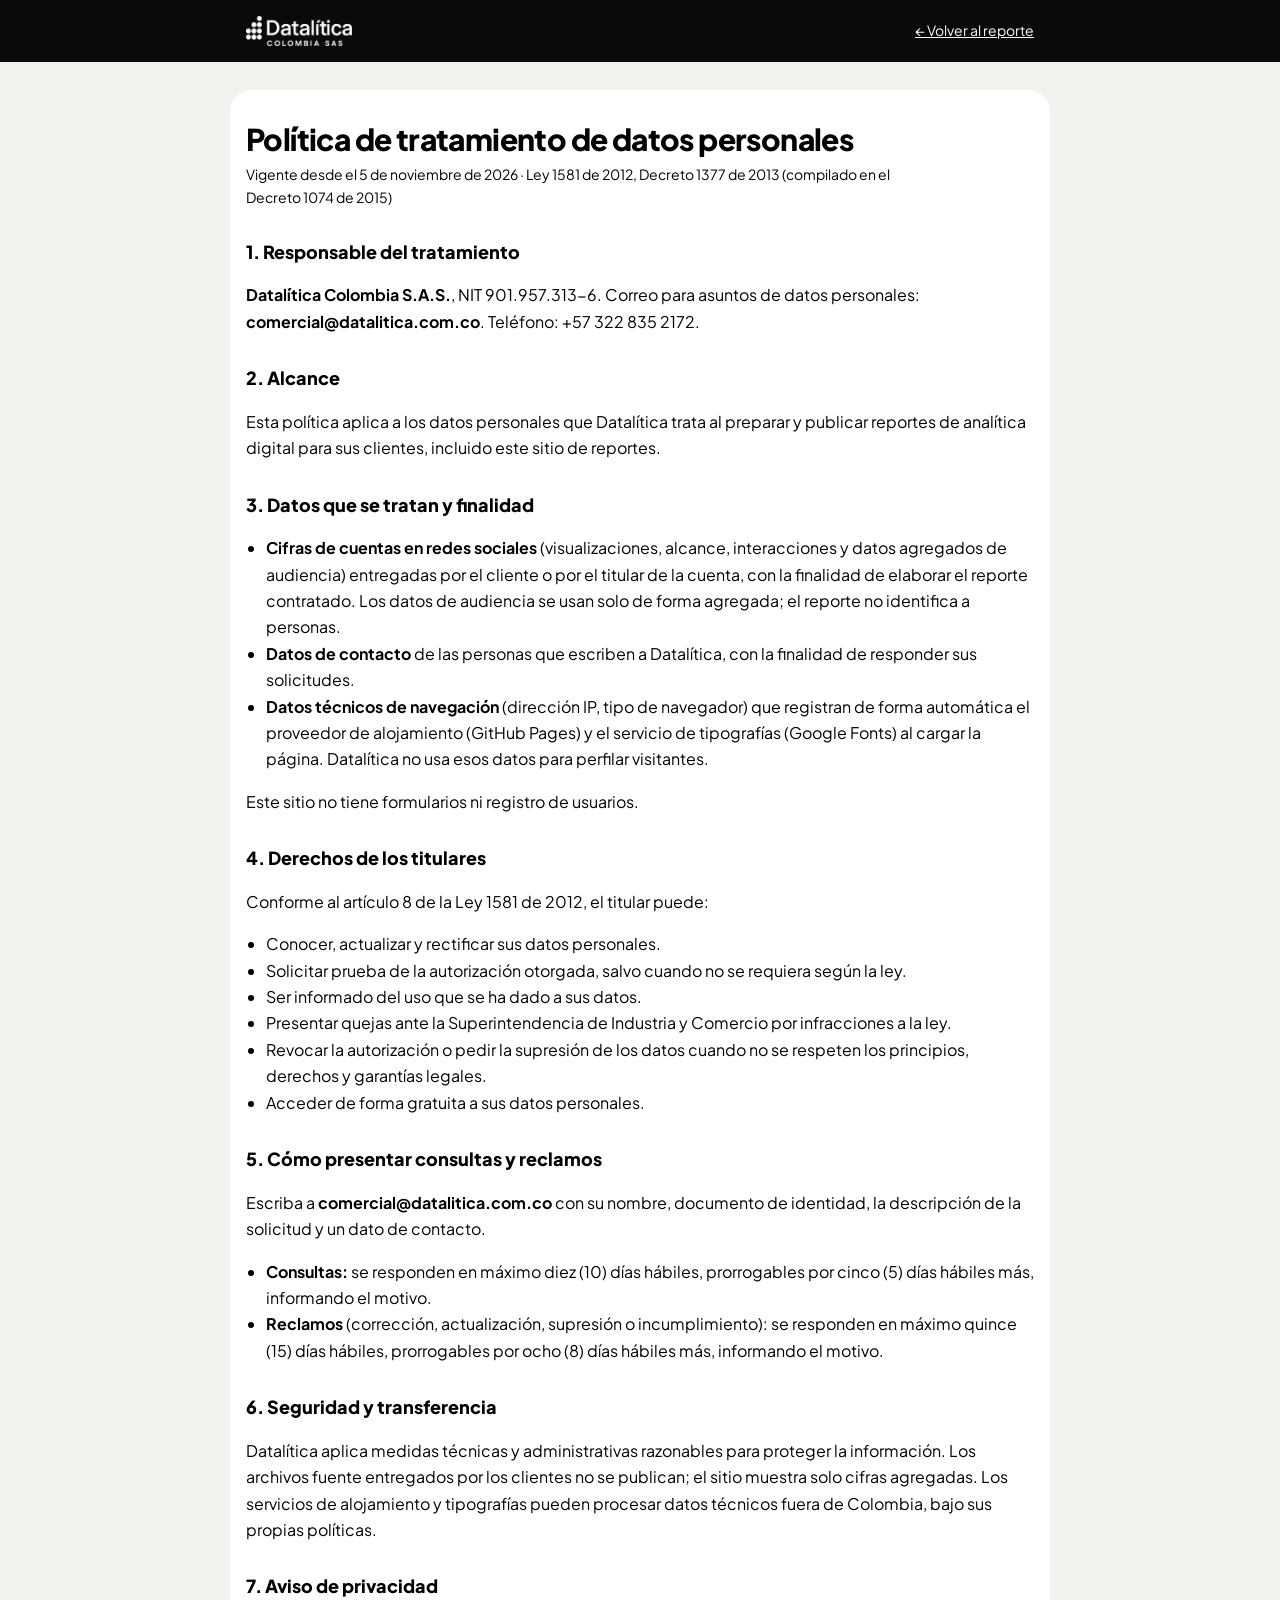
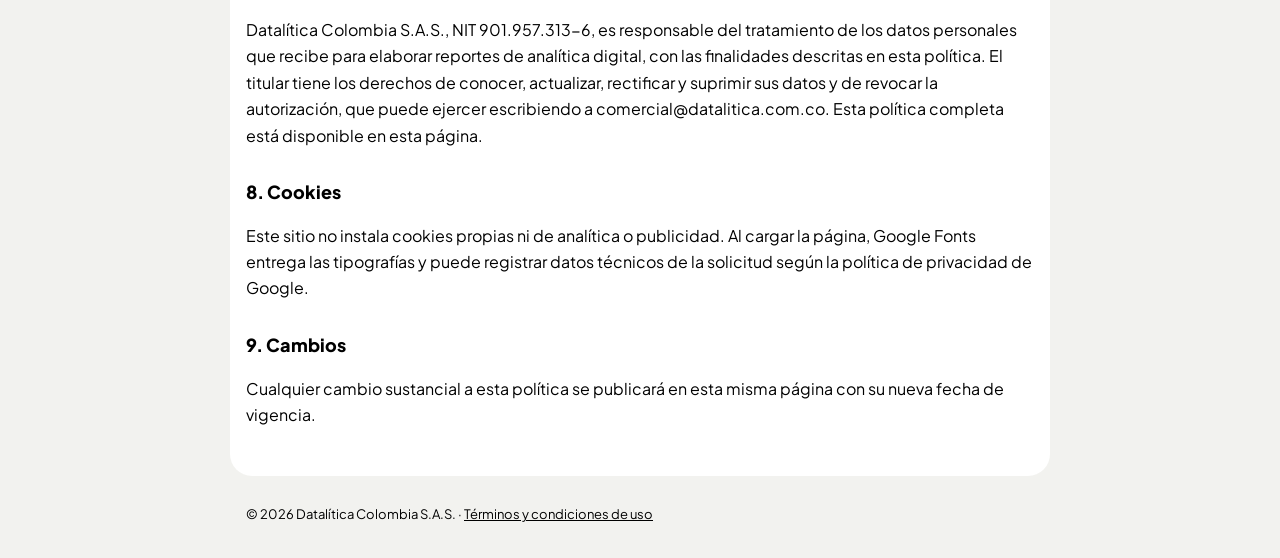
<file: legal/datos-personales.html>
<!doctype html>
<html lang="es">
<head>
<meta charset="utf-8">
<meta name="viewport" content="width=device-width,initial-scale=1">
<meta name="robots" content="noindex">
<title>Política de tratamiento de datos personales · Datalítica</title>
<link rel="icon" href="../assets/favicon.ico" sizes="any">
<link rel="icon" type="image/png" sizes="32x32" href="../assets/favicon-32.png">
<link rel="icon" type="image/png" sizes="16x16" href="../assets/favicon-16.png">
<link rel="apple-touch-icon" href="../assets/apple-touch-icon.png">
<meta name="theme-color" content="#0A0A0A">
<link rel="stylesheet" href="legal.css">
</head>
<body>
<header class="hd"><div class="in"><img src="../assets/logo-datalitica.png" alt="Datalítica"><a href="javascript:history.back()">← Volver al reporte</a></div></header>
<main class="in doc">
<h1>Política de tratamiento de datos personales</h1>
<p class="meta">Vigente desde el 5 de noviembre de 2026 · Ley 1581 de 2012, Decreto 1377 de 2013 (compilado en el Decreto 1074 de 2015)</p>

<h2>1. Responsable del tratamiento</h2>
<p><strong>Datalítica Colombia S.A.S.</strong>, NIT 901.957.313-6. Correo para asuntos de datos personales: <strong>comercial@datalitica.com.co</strong>. Teléfono: +57 322 835 2172.</p>

<h2>2. Alcance</h2>
<p>Esta política aplica a los datos personales que Datalítica trata al preparar y publicar reportes de analítica digital para sus clientes, incluido este sitio de reportes.</p>

<h2>3. Datos que se tratan y finalidad</h2>
<ul>
<li><strong>Cifras de cuentas en redes sociales</strong> (visualizaciones, alcance, interacciones y datos agregados de audiencia) entregadas por el cliente o por el titular de la cuenta, con la finalidad de elaborar el reporte contratado. Los datos de audiencia se usan solo de forma agregada; el reporte no identifica a personas.</li>
<li><strong>Datos de contacto</strong> de las personas que escriben a Datalítica, con la finalidad de responder sus solicitudes.</li>
<li><strong>Datos técnicos de navegación</strong> (dirección IP, tipo de navegador) que registran de forma automática el proveedor de alojamiento (GitHub Pages) y el servicio de tipografías (Google Fonts) al cargar la página. Datalítica no usa esos datos para perfilar visitantes.</li>
</ul>
<p>Este sitio no tiene formularios ni registro de usuarios.</p>

<h2>4. Derechos de los titulares</h2>
<p>Conforme al artículo 8 de la Ley 1581 de 2012, el titular puede:</p>
<ul>
<li>Conocer, actualizar y rectificar sus datos personales.</li>
<li>Solicitar prueba de la autorización otorgada, salvo cuando no se requiera según la ley.</li>
<li>Ser informado del uso que se ha dado a sus datos.</li>
<li>Presentar quejas ante la Superintendencia de Industria y Comercio por infracciones a la ley.</li>
<li>Revocar la autorización o pedir la supresión de los datos cuando no se respeten los principios, derechos y garantías legales.</li>
<li>Acceder de forma gratuita a sus datos personales.</li>
</ul>

<h2>5. Cómo presentar consultas y reclamos</h2>
<p>Escriba a <strong>comercial@datalitica.com.co</strong> con su nombre, documento de identidad, la descripción de la solicitud y un dato de contacto.</p>
<ul>
<li><strong>Consultas:</strong> se responden en máximo diez (10) días hábiles, prorrogables por cinco (5) días hábiles más, informando el motivo.</li>
<li><strong>Reclamos</strong> (corrección, actualización, supresión o incumplimiento): se responden en máximo quince (15) días hábiles, prorrogables por ocho (8) días hábiles más, informando el motivo.</li>
</ul>

<h2>6. Seguridad y transferencia</h2>
<p>Datalítica aplica medidas técnicas y administrativas razonables para proteger la información. Los archivos fuente entregados por los clientes no se publican; el sitio muestra solo cifras agregadas. Los servicios de alojamiento y tipografías pueden procesar datos técnicos fuera de Colombia, bajo sus propias políticas.</p>

<h2 id="aviso">7. Aviso de privacidad</h2>
<p>Datalítica Colombia S.A.S., NIT 901.957.313-6, es responsable del tratamiento de los datos personales que recibe para elaborar reportes de analítica digital, con las finalidades descritas en esta política. El titular tiene los derechos de conocer, actualizar, rectificar y suprimir sus datos y de revocar la autorización, que puede ejercer escribiendo a comercial@datalitica.com.co. Esta política completa está disponible en esta página.</p>

<h2 id="cookies">8. Cookies</h2>
<p>Este sitio no instala cookies propias ni de analítica o publicidad. Al cargar la página, Google Fonts entrega las tipografías y puede registrar datos técnicos de la solicitud según la política de privacidad de Google.</p>

<h2>9. Cambios</h2>
<p>Cualquier cambio sustancial a esta política se publicará en esta misma página con su nueva fecha de vigencia.</p>
</main>
<footer class="in ft">© 2026 Datalítica Colombia S.A.S. · <a href="terminos.html">Términos y condiciones de uso</a></footer>
<script async src="/gc.js"></script></body>
</html>
</file>
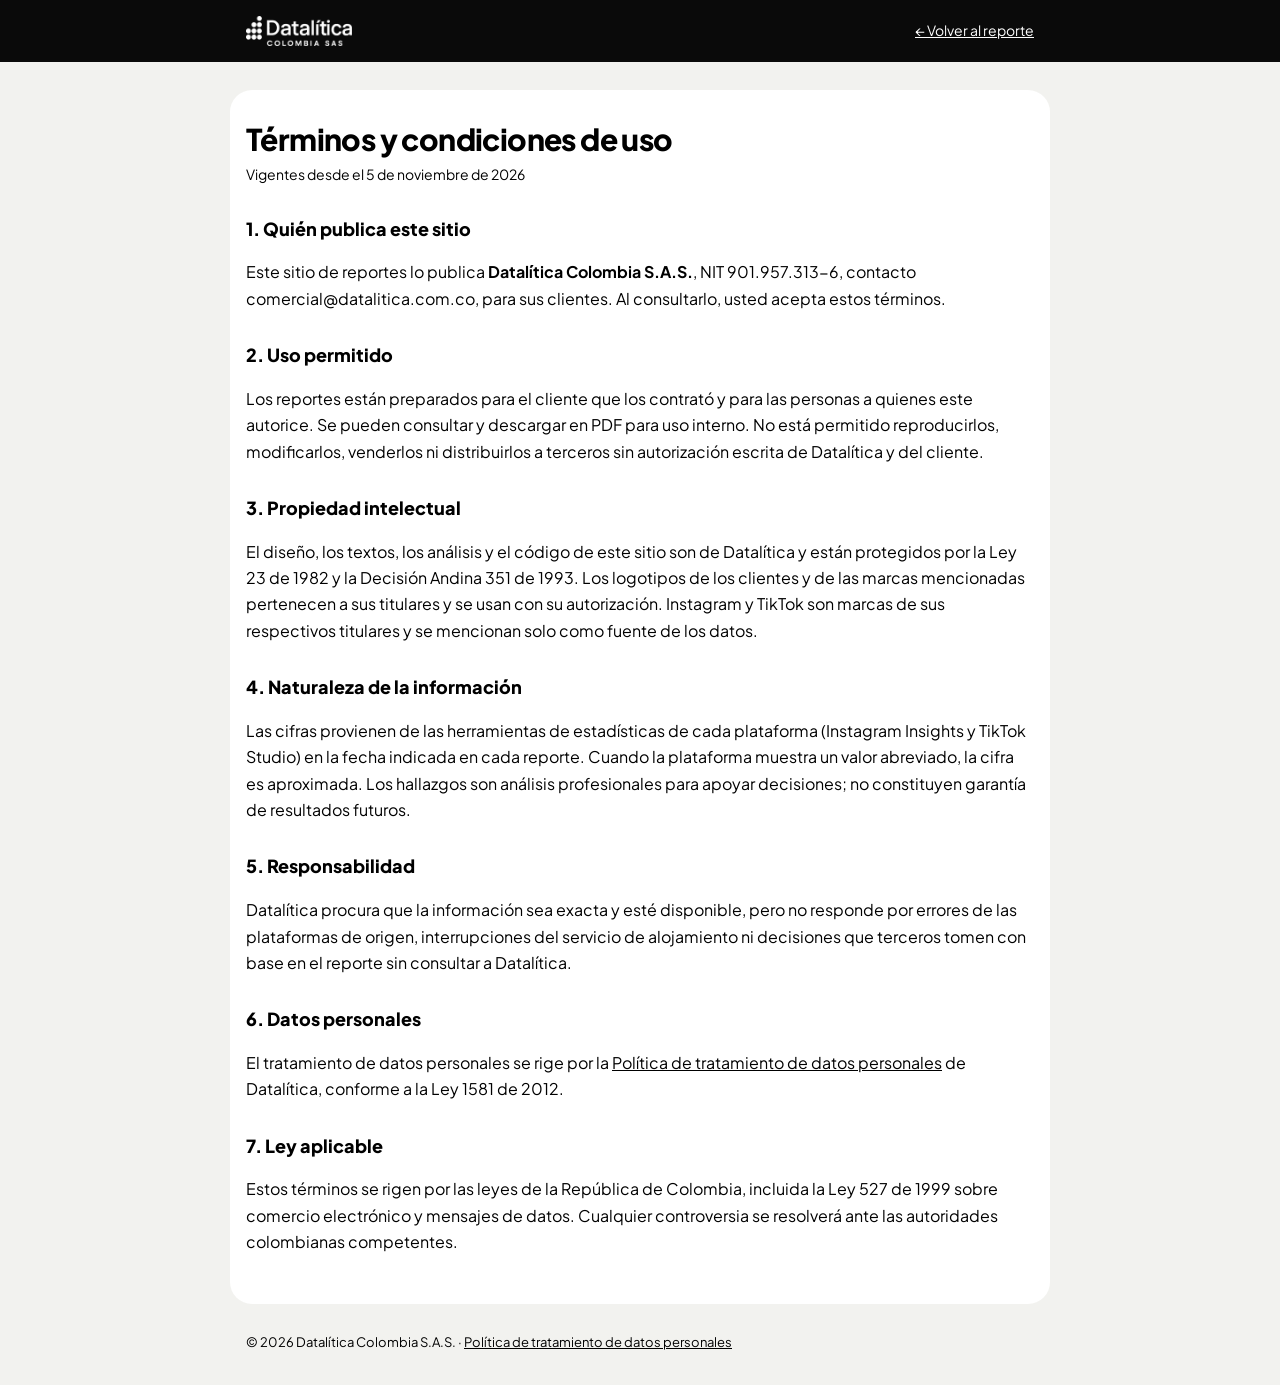
<file: legal/terminos.html>
<!doctype html>
<html lang="es">
<head>
<meta charset="utf-8">
<meta name="viewport" content="width=device-width,initial-scale=1">
<meta name="robots" content="noindex">
<title>Términos y condiciones de uso · Datalítica</title>
<link rel="icon" href="../assets/favicon.ico" sizes="any">
<link rel="icon" type="image/png" sizes="32x32" href="../assets/favicon-32.png">
<link rel="icon" type="image/png" sizes="16x16" href="../assets/favicon-16.png">
<link rel="apple-touch-icon" href="../assets/apple-touch-icon.png">
<meta name="theme-color" content="#0A0A0A">
<link rel="stylesheet" href="legal.css">
</head>
<body>
<header class="hd"><div class="in"><img src="../assets/logo-datalitica.png" alt="Datalítica"><a href="javascript:history.back()">← Volver al reporte</a></div></header>
<main class="in doc">
<h1>Términos y condiciones de uso</h1>
<p class="meta">Vigentes desde el 5 de noviembre de 2026</p>

<h2>1. Quién publica este sitio</h2>
<p>Este sitio de reportes lo publica <strong>Datalítica Colombia S.A.S.</strong>, NIT 901.957.313-6, contacto comercial@datalitica.com.co, para sus clientes. Al consultarlo, usted acepta estos términos.</p>

<h2>2. Uso permitido</h2>
<p>Los reportes están preparados para el cliente que los contrató y para las personas a quienes este autorice. Se pueden consultar y descargar en PDF para uso interno. No está permitido reproducirlos, modificarlos, venderlos ni distribuirlos a terceros sin autorización escrita de Datalítica y del cliente.</p>

<h2>3. Propiedad intelectual</h2>
<p>El diseño, los textos, los análisis y el código de este sitio son de Datalítica y están protegidos por la Ley 23 de 1982 y la Decisión Andina 351 de 1993. Los logotipos de los clientes y de las marcas mencionadas pertenecen a sus titulares y se usan con su autorización. Instagram y TikTok son marcas de sus respectivos titulares y se mencionan solo como fuente de los datos.</p>

<h2>4. Naturaleza de la información</h2>
<p>Las cifras provienen de las herramientas de estadísticas de cada plataforma (Instagram Insights y TikTok Studio) en la fecha indicada en cada reporte. Cuando la plataforma muestra un valor abreviado, la cifra es aproximada. Los hallazgos son análisis profesionales para apoyar decisiones; no constituyen garantía de resultados futuros.</p>

<h2>5. Responsabilidad</h2>
<p>Datalítica procura que la información sea exacta y esté disponible, pero no responde por errores de las plataformas de origen, interrupciones del servicio de alojamiento ni decisiones que terceros tomen con base en el reporte sin consultar a Datalítica.</p>

<h2>6. Datos personales</h2>
<p>El tratamiento de datos personales se rige por la <a href="datos-personales.html">Política de tratamiento de datos personales</a> de Datalítica, conforme a la Ley 1581 de 2012.</p>

<h2>7. Ley aplicable</h2>
<p>Estos términos se rigen por las leyes de la República de Colombia, incluida la Ley 527 de 1999 sobre comercio electrónico y mensajes de datos. Cualquier controversia se resolverá ante las autoridades colombianas competentes.</p>
</main>
<footer class="in ft">© 2026 Datalítica Colombia S.A.S. · <a href="datos-personales.html">Política de tratamiento de datos personales</a></footer>
<script async src="/gc.js"></script></body>
</html>
</file>
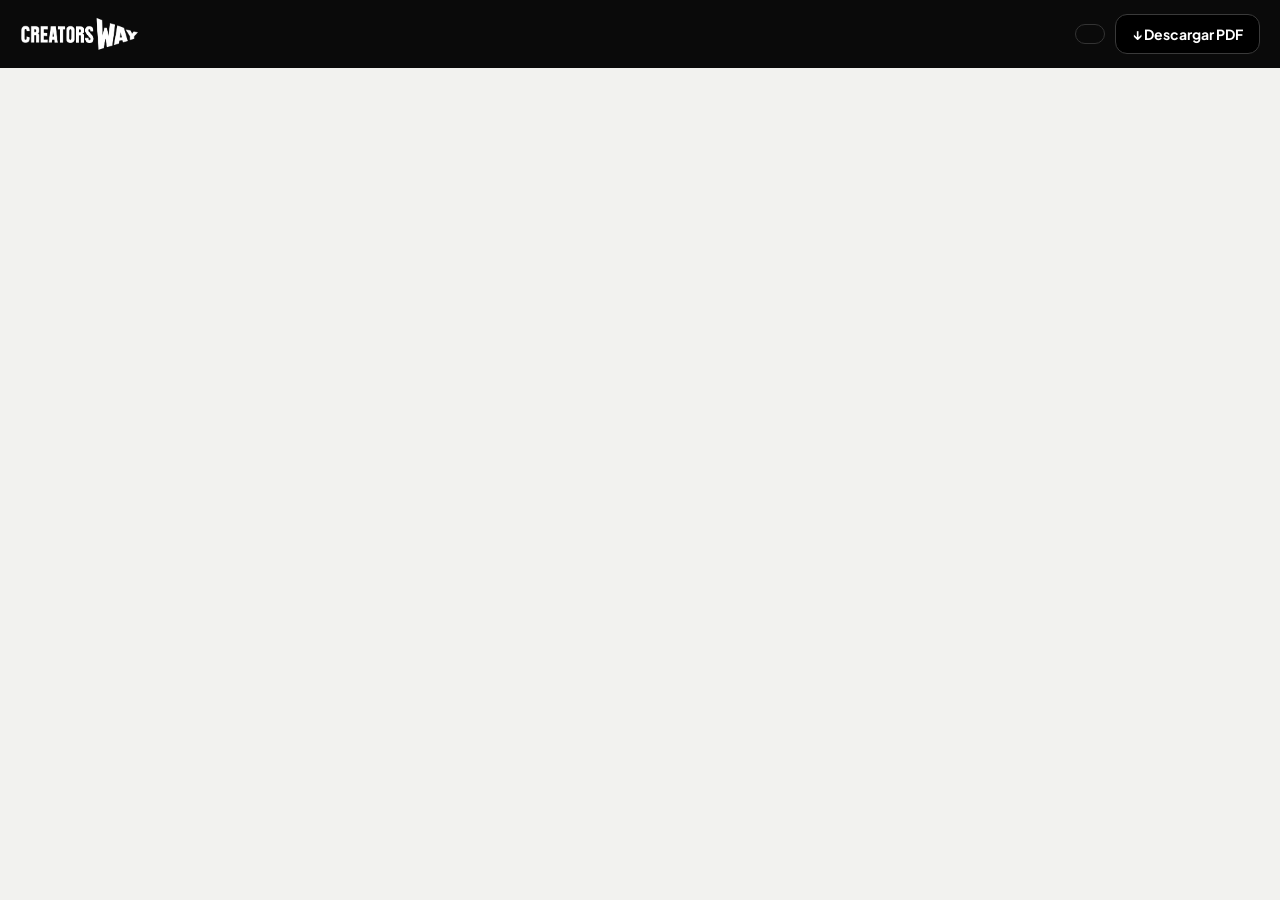
<file: templates/reporte.html>
<!doctype html>
<html lang="es">
<head>
<meta charset="utf-8">
<meta name="viewport" content="width=device-width,initial-scale=1,viewport-fit=cover">
<meta name="robots" content="noindex">
<title>Reporte de contenido</title>
<link rel="icon" href="../assets/favicon.ico" sizes="any">
<link rel="icon" type="image/png" sizes="32x32" href="../assets/favicon-32.png">
<link rel="icon" type="image/png" sizes="16x16" href="../assets/favicon-16.png">
<link rel="apple-touch-icon" href="../assets/apple-touch-icon.png">
<meta name="theme-color" content="#0A0A0A">
<link rel="preconnect" href="https://fonts.googleapis.com">
<link rel="preconnect" href="https://fonts.gstatic.com" crossorigin>
<link rel="stylesheet" href="https://fonts.googleapis.com/css2?family=Plus+Jakarta+Sans:wght@400;500;600;700;800&display=swap">
<style>
/* Diseño aprobado (2026-11-05): barra superior negra con el menú del reporte; fondo gris cálido con tarjetas
   blancas muy redondeadas; amarillo CreatorsWay para lo activo y la cifra principal; negro y amarillo para las redes. */
:root{
  --fondo:#F2F2EF; --tarjeta:#FFFFFF; --negro:#000000; --barra:#0A0A0A;
  --amarillo:#E3E935; --amarillo-suave:#F4F7B8; --pista:#ECECE8; --linea:#ECECE8; --gris-tabla:#D9D9D9;
  --klarens:#0B1F8F; --ig:#0A0A0A; --tt:#E3E935; --fb:#1877F2;
  --sube:#2F7A3B; --sube-bg:#E5F1E6; --baja:#C2410C; --baja-bg:#FBE9DF; --media-bg:#F0F0EC;
  --sombra:0 1px 2px rgba(0,0,0,.04),0 6px 20px rgba(0,0,0,.04);
  --r:22px; --f:"Plus Jakarta Sans",system-ui,"Segoe UI",sans-serif;
  color-scheme:light;
}
*{box-sizing:border-box}
html{-webkit-text-size-adjust:100%}
body{margin:0;background:var(--fondo);color:var(--negro);font:400 15px/1.5 var(--f)}
h1,h2,h3,p{margin:0}
a{color:inherit}
.num{font-variant-numeric:tabular-nums}

/* barra superior */
.top{position:sticky;top:0;z-index:9;background:var(--barra);color:#fff;padding-top:env(safe-area-inset-top,0px);
  padding-left:max(16px,env(safe-area-inset-left,0px));padding-right:max(16px,env(safe-area-inset-right,0px))}
.top-in{max-width:1240px;margin:0 auto;display:flex;align-items:center;gap:28px;padding-block:14px}
.top .cw{height:34px;width:auto;flex:0 0 auto}
.nav{display:flex;gap:6px;overflow-x:auto;scrollbar-width:none;flex:1 1 auto;min-width:0}
.nav button{flex:0 0 auto;background:transparent;border:0;color:#E8E8E8;font:500 14px var(--f);padding:10px 16px;border-radius:12px;cursor:pointer;display:inline-flex;align-items:center;gap:8px}
.nav button:hover{background:#1C1C1C;color:#fff}
.nav button.on{background:var(--amarillo);color:#000;font-weight:700}
.nav button:focus-visible{outline:2px solid var(--amarillo);outline-offset:2px}
.nav svg{width:16px;height:16px}
.top-r{display:flex;align-items:center;gap:10px;flex:0 0 auto}
.period{border:1px solid #333;border-radius:12px;padding:9px 14px;font-size:14px;white-space:nowrap}
.btn.yel{background:#000;color:#fff;border:1px solid #3A3A3A;padding:10px 16px;font-size:14px}
.btn.yel:hover{background:#1C1C1C}
.title h1{display:flex;align-items:center;flex-wrap:wrap;gap:.12em .3em}
.title h1 .tlogo{height:2.4em;width:auto}
.title h1 .x{line-height:1}
.tabhead{display:flex;align-items:center;gap:12px}
.tabhead h2{font-size:24px;font-weight:800;letter-spacing:-.02em}
.tabhead span.s{font-size:15px}
.pbadge{width:40px;height:40px;border-radius:12px;display:grid;place-items:center;color:#fff;flex:0 0 auto}
.pbadge svg{width:22px;height:22px}
.pbadge.ig{background:radial-gradient(circle at 30% 107%,#FDF497 0%,#FD5949 45%,#D6249F 60%,#285AEB 90%)}
.pbadge.tt{background:#000}
.pbadge.fb{background:var(--fb)}
.fill.fb{background:var(--fb)}
.sbar .fb{background:var(--fb)}
.aprox{font-size:12px;font-weight:600;margin-left:4px}
.pbadge.tt svg{filter:drop-shadow(-1px -1px 0 #25F4EE) drop-shadow(1px 1px 0 #FE2C55)}
.sec-t{display:grid;gap:4px;margin-top:12px}
.sec-t h2{font-size:22px;font-weight:800;letter-spacing:-.02em}
.sec-t p{font-size:15px;max-width:72ch}
.kpi .ins{font-size:13px;line-height:1.45;border-top:1px solid var(--linea);padding-top:10px;margin-top:2px}
.kpi.hi .ins{border-top-color:rgba(0,0,0,.18)}
.kpi .ins b{font-weight:800}
.callout{display:block;font-size:14px;line-height:1.55}
.callout b{font-weight:800}
.foot{display:grid;gap:14px}
.foot-top{display:flex;justify-content:space-between;align-items:center;gap:16px;flex-wrap:wrap}
.legal{border-top:1px solid #D6D6D2;padding-top:14px;display:grid;gap:8px;font-size:12.5px;line-height:1.5}
.legal nav{display:flex;flex-wrap:wrap;gap:6px 18px}
.legal a{color:#000;text-decoration:underline;text-underline-offset:2px}

/* página */
.page{padding-left:max(16px,env(safe-area-inset-left,0px));padding-right:max(16px,env(safe-area-inset-right,0px));padding-block:28px 56px}
.wrap{max-width:1240px;margin:0 auto;display:grid;grid-template-columns:minmax(0,1fr);gap:20px}
.wrap > *{min-width:0}
.title{display:flex;justify-content:space-between;align-items:flex-end;gap:16px 24px;flex-wrap:wrap;margin-bottom:8px}
.title h1{font-size:clamp(30px,4vw,44px);line-height:1.1;font-weight:800;letter-spacing:-.02em;text-wrap:balance}
.title h1 .jft{background:var(--amarillo);padding:0 .14em;border-radius:6px;box-decoration-break:clone;-webkit-box-decoration-break:clone}
.title h1 .kl{color:var(--klarens)}
.title .sub{font-size:16px;margin-top:8px;max-width:70ch}
.title-r{display:flex;align-items:center;gap:12px;flex-wrap:wrap}
.title-r img{height:52px;width:auto}
.btn{background:#000;color:#fff;border:0;border-radius:12px;padding:13px 20px;font:700 15px var(--f);cursor:pointer;display:inline-flex;gap:8px;align-items:center;text-decoration:none}
.btn.ghost{background:#fff;color:#000;box-shadow:var(--sombra)}
.btn:focus-visible{outline:2px solid #000;outline-offset:2px}

.card{background:var(--tarjeta);border-radius:var(--r);box-shadow:var(--sombra);padding:26px}
.card-h{display:flex;justify-content:space-between;align-items:flex-start;gap:12px;margin-bottom:18px;flex-wrap:wrap}
.card-h h2{font-size:19px;font-weight:700;letter-spacing:-.01em}
.card-h p{font-size:14px;margin-top:4px}
.legend{display:flex;gap:16px;font-size:13px;flex:0 0 auto}
.legend span{display:inline-flex;align-items:center;gap:6px}
.legend i{width:10px;height:10px;border-radius:50%;display:inline-block}
.legend i.tt,.dot.tt{box-shadow:inset 0 0 0 1px rgba(0,0,0,.2)}

/* cifras */
.kpis{display:grid;grid-template-columns:repeat(5,minmax(0,1fr));gap:16px}
.kpi{display:grid;gap:14px;align-content:start}
.kpi .row{display:flex;justify-content:space-between;align-items:center;gap:8px}
.kpi .k{font-size:15px;font-weight:500}
.kpi .ic{width:36px;height:36px;border-radius:10px;background:var(--fondo);display:grid;place-items:center;flex:0 0 auto}
.kpi .ic svg{width:16px;height:16px}
.kpi .v{font-size:clamp(28px,2.6vw,38px);font-weight:800;line-height:1;letter-spacing:-.02em}
.kpi .d{font-size:13px}
.kpi.hi{background:var(--amarillo)}
.kpi.hi .ic{background:rgba(255,255,255,.55)}

.duo{display:grid;grid-template-columns:minmax(0,1.75fr) minmax(0,1fr);gap:16px;align-items:stretch}
.chart{position:relative}
.crow{display:grid;grid-template-columns:minmax(0,1fr) minmax(0,1.7fr) 96px;gap:20px;align-items:center;padding:14px 0;border-top:1px solid var(--linea)}
.cname{display:flex;gap:12px;align-items:center;min-width:0}
.cname > div{min-width:0}
.thumb{flex:0 0 auto;display:block;width:46px;height:82px;border-radius:10px;overflow:hidden;background:var(--pista)}
.thumb img{width:100%;height:100%;object-fit:cover;display:block}
.thumb:focus-visible{outline:2px solid #000;outline-offset:2px}
.title h1 .tavatar{width:2.2em;height:2.2em;border-radius:50%;object-fit:cover;box-shadow:0 0 0 3px #fff,0 0 0 4px var(--linea)}
.cname strong{display:block;font-weight:700;font-size:15px;line-height:1.3}
.cname span{font-size:13px}
.bars{display:grid;gap:5px}
.b{display:grid;grid-template-columns:minmax(0,1fr) 60px;gap:10px;align-items:center;font-size:13px;font-weight:600}
.b .track{height:10px;border-radius:99px;background:var(--pista)}
.b .fill{height:100%;border-radius:99px}
.fill.ig{background:var(--ig)} .fill.tt{background:var(--tt)}
.b:focus-visible{outline:2px solid #000;outline-offset:3px;border-radius:6px}
.er{justify-self:end;display:grid;justify-items:end;gap:5px}
.er .v{font-size:22px;font-weight:800;letter-spacing:-.02em}
.pill{font-size:12px;font-weight:700;padding:3px 10px;border-radius:999px;background:var(--media-bg);white-space:nowrap}
.pill.alta{background:var(--sube-bg);color:var(--sube)}
.pill.baja{background:var(--baja-bg);color:var(--baja)}
.tip{position:absolute;pointer-events:none;background:#000;color:#fff;font-size:13px;line-height:1.45;padding:8px 12px;border-radius:10px;white-space:nowrap;z-index:2}

.share{display:grid;gap:18px}
.srow{display:grid;gap:8px}
.srow .t{display:flex;justify-content:space-between;gap:8px;font-size:14px}
.srow .t b{font-weight:700}
.sbar{display:flex;height:10px;border-radius:99px;overflow:hidden;gap:2px;background:#fff}
.sbar .ig{background:var(--ig)} .sbar .tt{background:var(--tt)}
.callout{background:var(--fondo);border-radius:16px;padding:16px 18px;margin:20px 0 0;display:block}
.callout b{font-weight:700}
.callout span{font-size:14px}

.finds{display:grid;grid-template-columns:repeat(3,minmax(0,1fr));gap:16px}
.find{display:grid;gap:10px;align-content:start}
.find .v{font-size:42px;font-weight:800;line-height:1;letter-spacing:-.03em}
.find h3{font-size:17px;font-weight:700;line-height:1.3}
.find p{font-size:14px}
.find.hi{background:#000;color:#fff}
.find.hi .v{color:var(--amarillo)}

.quotes{display:grid;grid-template-columns:repeat(3,minmax(0,1fr));gap:16px}
.quote{margin:0;display:grid;gap:10px;align-content:start}
.quote .qt{font-size:12px;font-weight:700;background:var(--fondo);border-radius:999px;padding:3px 10px;justify-self:start}
.quote blockquote{margin:0;font-size:17px;font-weight:600;line-height:1.4}
.quote figcaption{font-size:13px}
.duo.inner{gap:32px}
.nets{display:grid;grid-template-columns:repeat(2,minmax(0,1fr));gap:16px}
.net-h{display:flex;align-items:center;gap:12px;margin-bottom:18px}
.badge{width:40px;height:40px;border-radius:12px;display:grid;place-items:center;font:800 13px var(--f);flex:0 0 auto}
.badge.ig{background:var(--ig);color:#fff} .badge.tt{background:var(--tt);color:#000}
.net-h strong{font-size:17px;display:block}
.net-h span{font-size:13px}
.net-g{display:grid;grid-template-columns:repeat(3,minmax(0,1fr));gap:18px 12px}
.net-g div{display:grid;gap:2px}
.net-g .v{font-size:24px;font-weight:800;letter-spacing:-.02em;line-height:1.1}
.net-g .k{font-size:13px}

/* comparación de una pieza */
.vs{display:grid;gap:16px}
.vsr{display:grid;gap:8px}
.vsr .t{display:grid;grid-template-columns:minmax(0,1fr) auto minmax(0,1fr);gap:8px;font-size:14px;align-items:baseline}
.vsr .t .a{font-weight:800;font-size:17px}
.vsr .t .m{font-weight:600;text-align:center}
.vsr .t .z{font-weight:800;font-size:17px;text-align:right}
.note{font-size:15px;line-height:1.6}
.facts{display:grid;gap:10px;margin-top:18px}
.facts div{display:flex;justify-content:space-between;gap:12px;background:var(--fondo);border-radius:12px;padding:10px 14px;font-size:14px}
.facts b{font-weight:800;white-space:nowrap}
.links{display:flex;gap:8px;flex-wrap:wrap;margin-top:18px}

.tbl{overflow-x:auto;border-radius:14px;border:1px solid var(--linea)}
table{border-collapse:collapse;width:100%;min-width:660px;font-size:14px}
th,td{padding:12px 14px;text-align:right;white-space:nowrap}
th:first-child,td:first-child{text-align:left;white-space:normal}
th.l,td.l{text-align:left}
thead th{background:var(--gris-tabla);font-weight:700;font-size:13px}
tbody td{border-top:1px solid var(--linea)}
tbody tr.hl td{background:var(--amarillo-suave)}
tfoot td{font-weight:800;border-top:2px solid #000}
.dot{display:inline-block;width:10px;height:10px;border-radius:50%;margin-right:8px}
.mini{display:inline-block;height:6px;border-radius:99px;background:#000;vertical-align:middle;margin-left:8px}
.hand{display:block;font-size:11.5px}

.stories{display:grid;grid-template-columns:240px minmax(0,1fr);gap:24px;align-items:start}
.sfigs{display:grid;gap:12px}
.sfigs div{background:var(--fondo);border-radius:16px;padding:14px 16px;display:grid;gap:2px}
.sfigs div:first-child{background:var(--amarillo)}
.sfigs .v{font-size:28px;font-weight:800;letter-spacing:-.02em;line-height:1.1}
.sfigs span{font-size:13px}

.foot{font-size:13px;padding-top:8px}
.foot img{height:16px;width:auto}

@media (max-width:1000px){
  .kpis{grid-template-columns:repeat(2,minmax(0,1fr))}
  .kpi.hi{grid-column:1 / -1}
  .duo,.nets,.finds,.quotes{grid-template-columns:minmax(0,1fr)}
    .period{display:none}
  .btn.yel{padding:9px 12px}
}
@media (max-width:640px){
  .crow{grid-template-columns:minmax(0,1fr) auto;gap:10px 14px}
  .crow .bars{grid-column:1 / -1;grid-row:2}
  .stories{grid-template-columns:minmax(0,1fr)}
  .card{padding:20px}
  .net-g{grid-template-columns:repeat(2,minmax(0,1fr))}
  .top-in{gap:16px}
    .top .cw{height:26px}
}
@media print{
  @page{size:A4 landscape;margin:8mm}
  body{-webkit-print-color-adjust:exact;print-color-adjust:exact}
  .top{position:static}
  .btn,.tip{display:none!important}
  .card,.kpi,.find{break-inside:avoid}
  .page{padding-block:16px 0}
}
@media (prefers-reduced-motion:reduce){*{scroll-behavior:auto!important}}
</style>
</head>
<body>
<header class="top">
  <div class="top-in">
    <img class="cw" src="../assets/logo-creatorsway-blanco.png" alt="CreatorsWay">
    <nav class="nav" id="nav" aria-label="Secciones del reporte"></nav>
    <div class="top-r"><span class="period" id="period"></span><a class="btn yel" id="pdf" href="pdf/resumen.pdf" download>↓ Descargar PDF</a></div>
  </div>
</header>
<main class="page"><div class="wrap" id="view"></div></main>

<script>
const D=/*__DATA__*/null;
const nf=new Intl.NumberFormat('es-CO');
const short=v=>v>=1e6?(v/1e6).toLocaleString('es-CO',{minimumFractionDigits:2,maximumFractionDigits:2})+' M':v>=1e4?Math.round(v/1e3).toLocaleString('es-CO')+' K':nf.format(Math.round(v));
const pct=(v,d=1)=>(v*100).toLocaleString('es-CO',{minimumFractionDigits:d,maximumFractionDigits:d})+' %';
const MESES=['enero','febrero','marzo','abril','mayo','junio','julio','agosto','septiembre','octubre','noviembre','diciembre'];
const fechaLarga=iso=>{const [y,m,d]=String(iso).split('-').map(Number);return `${d} de ${MESES[m-1]} de ${y}`;};
const pctAuto=v=>pct(v,v>=.1?0:1);
const esc=s=>String(s??'').replace(/[&<>"]/g,c=>({'&':'&amp;','<':'&lt;','>':'&gt;','"':'&quot;'}[c]));
const LVL={alta:'Alta',media:'Media',baja:'Baja'};
const NET={ig:'Instagram',tt:'TikTok',fb:'Facebook'};
const IC={
 eye:'<path d="M1 8s2.5-5 7-5 7 5 7 5-2.5 5-7 5-7-5-7-5z" fill="none" stroke="currentColor" stroke-width="1.5"/><circle cx="8" cy="8" r="2" fill="currentColor"/>',
 users:'<circle cx="6" cy="5" r="2.5" fill="none" stroke="currentColor" stroke-width="1.5"/><path d="M1.5 14c0-2.5 2-4 4.5-4s4.5 1.5 4.5 4M11 3.2a2.4 2.4 0 010 4.6M12.5 10.3c1.3.5 2 1.8 2 3.7" fill="none" stroke="currentColor" stroke-width="1.5"/>',
 heart:'<path d="M8 14S1.5 10 1.5 5.6A3.3 3.3 0 018 4a3.3 3.3 0 016.5 1.6C14.5 10 8 14 8 14z" fill="none" stroke="currentColor" stroke-width="1.5"/>',
 rate:'<path d="M2 13L6 8l3 3 5-7" fill="none" stroke="currentColor" stroke-width="1.6" stroke-linecap="round" stroke-linejoin="round"/>',
 plus:'<circle cx="8" cy="8" r="6.3" fill="none" stroke="currentColor" stroke-width="1.5"/><path d="M8 5v6M5 8h6" stroke="currentColor" stroke-width="1.5"/>',
 save:'<path d="M4 1.8h8v12.4L8 11l-4 3.2z" fill="none" stroke="currentColor" stroke-width="1.5" stroke-linejoin="round"/>',
 tap:'<path d="M6 7V3a1.3 1.3 0 012.6 0v4l3.4.8a1.5 1.5 0 011.1 1.7L12.5 14H6.8L3.6 10a1.2 1.2 0 011.8-1.5L6 9" fill="none" stroke="currentColor" stroke-width="1.4" stroke-linejoin="round"/>',
 ig:'<rect x="1.5" y="1.5" width="13" height="13" rx="4" fill="none" stroke="currentColor" stroke-width="1.5"/><circle cx="8" cy="8" r="3" fill="none" stroke="currentColor" stroke-width="1.5"/><circle cx="11.9" cy="4.1" r=".9" fill="currentColor"/>',
 fb:'<path d="M9.2 15V8.6h2.1l.3-2.5H9.2V4.5c0-.7.2-1.2 1.2-1.2h1.3V1.1c-.2 0-1-.1-1.9-.1-1.9 0-3.2 1.2-3.2 3.3v1.8H4.5v2.5h2.1V15z" fill="currentColor"/>',
 tt:'<path d="M8.6 1.5h2.3c.2 1.4 1.2 2.4 2.6 2.6v2.3c-1 0-1.9-.3-2.6-.8v4.6a3.6 3.6 0 11-3.6-3.6c.2 0 .4 0 .6.1v2.3a1.4 1.4 0 10.7 1.2z" fill="currentColor"/>',
 grid:'<rect x="1" y="1" width="6" height="6" rx="1" fill="currentColor"/><rect x="9" y="1" width="6" height="6" rx="1" fill="currentColor"/><rect x="1" y="9" width="6" height="6" rx="1" fill="currentColor"/><rect x="9" y="9" width="6" height="6" rx="1" fill="currentColor"/>'
};
const svg=k=>`<svg viewBox="0 0 16 16" aria-hidden="true">${IC[k]}</svg>`;
const kpi=(k,v,d,ic,hi)=>`<article class="card kpi${hi?' hi':''}"><div class="row"><span class="k">${k}</span><span class="ic">${svg(ic)}</span></div><span class="v num">${v}</span><span class="d">${d}</span></article>`;
const pill=l=>`<span class="pill ${l}">${LVL[l]}</span>`;
const lvl=er=>er>=.10?'alta':er<.06?'baja':'media';

function header(){
  return `<div class="title"><h1>${D.creador.avatar?`<img class="tavatar" src="../${esc(D.creador.avatar)}" alt="">`:''}<span class="jft">${esc(D.creador.nombre)}</span><span class="x">×</span><img class="tlogo" src="../${esc(D.marca.logo)}" alt="${esc(D.marca.nombre)}"></h1></div>`;
}
const LEGAL=`<div class="legal">
  <p><strong>© ${new Date().getFullYear()} Datalítica Colombia S.A.S.</strong> · NIT 901.957.313-6 · Todos los derechos reservados. Reporte confidencial preparado para CreatorsWay y ${esc(D.marca.nombre)}; su reproducción o distribución sin autorización está prohibida (Ley 23 de 1982).</p>
  <nav aria-label="Información legal"><a href="../legal/terminos.html">Términos y condiciones de uso</a><a href="../legal/datos-personales.html">Política de tratamiento de datos personales</a><a href="../legal/datos-personales.html#aviso">Aviso de privacidad</a><a href="../legal/datos-personales.html#cookies">Cookies</a><a href="mailto:comercial@datalitica.com.co">comercial@datalitica.com.co</a></nav>
</div>`;
const footer=()=>`<footer class="foot"><div class="foot-top"><span>Fuente: informe del creador (Instagram Insights y TikTok Studio), con visualizaciones, me gusta, comentarios y compartidos de Instagram, TikTok y Facebook actualizados a las cifras públicas${D.publicasCapturado?' al '+fechaLarga(D.publicasCapturado):''}; alcance, guardados y audiencia tal como vienen en el informe; comentarios públicos de las publicaciones.</span><img src="../assets/logo-creatorsway-negro.png" alt="CreatorsWay"></div>${LEGAL}</footer>`;
const tabhead=(k,s)=>`<div class="tabhead"><span class="pbadge ${k}">${svg(k)}</span><h2>${NET[k]}</h2><span class="s">${s}</span></div>`;
const legend=ks=>`<div class="legend">${ks.map(k=>`<span><i class="${k}" style="background:var(--${k})"></i>${NET[k]}</span>`).join('')}</div>`;
const insight=(t,b)=>`<p class="callout">${t?`<b>${t}:</b> `:''}${b}</p>`;
const sh=(t,p)=>`<div class="sec-t"><h2>${t}</h2>${p?`<p>${p}</p>`:''}</div>`;
const dec=(v,d=1)=>v.toLocaleString('es-CO',{minimumFractionDigits:d,maximumFractionDigits:d});

/* barras de visualizaciones por pieza: una o las dos redes */
function piecesChart(ks){
  const P=D.pieces,max=Math.max(...P.flatMap(p=>ks.map(k=>p[k].v)));
  const bar=(k,o)=>`<div class="b" tabindex="0" data-tip="${NET[k]}: ${nf.format(o.v)} visualizaciones, ${nf.format(o.i)} interacciones, ${nf.format(o.s)} guardados"><div class="track"><div class="fill ${k}" style="width:${(o.v/max*100).toFixed(1)}%"></div></div><span class="num">${short(o.v)}</span></div>`;
  const soloFb=ks.length===1&&ks[0]==='fb';
  return `<div class="chart" id="chart">${P.map(p=>{const er=ks.length>1?p.er:p[ks[0]].er,l=ks.length>1?p.lvl:lvl(er);
    const href=(ks.length>1?p.ig.url:p[ks[0]].url)||'';
    const th=p.img?`<a class="thumb" href="${esc(href)}" target="_blank" rel="noopener" aria-label="Ver ${esc(p.s)}"><img src="../${esc(p.img)}" alt="" loading="eager"></a>`:'';
    return `<div class="crow"><div class="cname">${th}<div><strong>${esc(p.t)}</strong><span>${p.f}${p.collab?', con '+esc(p.collab):''}</span></div></div><div class="bars">${ks.map(k=>bar(k,p[k])).join('')}</div><div class="er"><span class="v num">${pct(er)}</span>${soloFb?'':pill(l)}</div></div>`;}).join('')}<div class="tip" id="tip" hidden></div></div>`;
}

/* ---------- conversación (comentarios) ---------- */
const NETL={ig:'Instagram',tt:'TikTok',fb:'Facebook'};
const temaBars=(temas,color)=>{const mx=Math.max(...temas.map(t=>t.share));
  return `<div class="share">${temas.map(t=>`<div class="srow"><div class="t"><b>${esc(t.label)}</b><span class="num">${nf.format(t.n)} · ${pct(t.share,0)}</span></div><div class="sbar" style="background:var(--pista)"><div style="width:${t.share/mx*100}%;background:${color}"></div></div></div>`).join('')}</div>`;};
const tonoBars=t=>{const rows=[['Positivos',t.positivo,'var(--sube)'],['Negativos',t.negativo,'var(--baja)'],['Dudas: qué es, dónde se consigue, con qué reemplazarlo',t.duda,'#9A9A95']];const mx=Math.max(...rows.map(r=>r[1]));
  return `<div class="share">${rows.map(r=>`<div class="srow"><div class="t"><b>${r[0]}</b><span class="num">${nf.format(r[1])}</span></div><div class="sbar" style="background:var(--pista)"><div style="width:${r[1]/mx*100}%;background:${r[2]}"></div></div></div>`).join('')}</div>`;};
function convResumen(){
  const C=D.conv;if(!C)return '';const T=C.tono,th=Object.fromEntries(C.temas.map(t=>[t.k,t]));
  const quotes=C.destacados.map(q=>`<figure class="card quote"><span class="qt">${esc(q.tema)}</span><blockquote>“${esc(q.texto)}”</blockquote><figcaption class="num">${nf.format(q.me_gusta)} me gusta · ${NETL[q.red]} · ${esc(q.pieza)}</figcaption></figure>`).join('');
  return sh('Lo que dice la gente',`Leímos ${nf.format(C.n)} comentarios de las ${D.pieces.length*D.netList.length} publicaciones (el ${pct(C.coverage,0)} de los que reportan las plataformas) y los clasificamos por tema.`)+
  `<div class="duo">
    <section class="card"><div class="card-h"><div><h2>Temas de la conversación</h2><p>Comentarios y respuestas, por tema principal</p></div></div>${temaBars(C.temas,'#000')}
      ${insight('',`${pct(th.antojo.share,0)} es antojo y elogio, y otro ${pct(th.humor.share,0)} reacciona a los detalles del video, como el tenedor o el celular en la nevera: esos comentarios son los que más me gusta reciben. El ${pct(C.fit_top_share,0)} del debate sobre si la comida es fit se dio en ${esc(C.fit_top_piece)}.`)}</section>
    <section class="card"><div class="card-h"><div><h2>El suero y ${esc(D.marca.nombre)}</h2><p>${nf.format(T.positivo+T.negativo+T.duda+T.neutro)} comentarios que hablan del suero o de la marca</p></div></div>${tonoBars(T)}
      ${insight(`${C.opinion_pos>=.6?'2 de cada 3':pct(C.opinion_pos,0)} opiniones son positivas`,`de las ${T.negativo} críticas, ${T.neg_autenticidad} cuestionan que sea suero costeño auténtico y ${T.neg_salud} señalan los sellos de advertencia. ${esc(C.marca_top_piece)} fue la pieza con más conversación de marca: el ${pct(C.marca_top_share,0)} de sus comentarios habla del suero.`)}
      <p class="callout"><b>${nf.format(T.duda)} dudas sobre el producto:</b> ${nf.format(T.duda_fuera)} vienen de fuera de Colombia y preguntan qué es el suero costeño o con qué reemplazarlo.</p></section>
  </div>
  <section class="quotes" aria-label="Comentarios destacados">${quotes}</section>`;
}
function convRed(k){
  const C=D.conv;if(!C||!C.redes[k])return '';const R=C.redes[k],o=k==='tt'?'ig':k==='ig'?'tt':'ig',O=C.redes[o];
  const so=Object.fromEntries(O.temas.map(t=>[t.k,t.share]));
  const mas=R.temas.filter(t=>!['otros','etiqueta'].includes(t.k)).map(t=>({...t,d:t.share-(so[t.k]||0)})).sort((a,b)=>b.d-a.d).filter(t=>t.d>0.02).slice(0,2);
  const T=R.tono,opin=(T.positivo||0)+(T.negativo||0);
  const txt=mas.length?`Frente a ${NETL[o]}, aquí hay más ${mas.map(t=>`${t.label.toLowerCase()} (${pct(t.share,0)} contra ${pct(so[t.k]||0,0)})`).join(' y ')}.`:'';
  return sh(`Conversación en ${NETL[k]}`,`${nf.format(R.n)} comentarios leídos de ${nf.format(R.total)} que reporta la plataforma.`)+
  `<section class="card"><div class="duo inner">
    <div><div class="card-h"><div><h2>Temas</h2></div></div>${temaBars(R.temas,`var(--${k})`)}</div>
    <div><div class="card-h"><div><h2>El suero y ${esc(D.marca.nombre)}</h2></div></div>${tonoBars({positivo:T.positivo||0,negativo:T.negativo||0,duda:T.duda||0})}</div>
  </div>${insight('',`${txt} Sobre la marca: ${T.positivo||0} opiniones positivas y ${T.negativo||0} negativas${opin?` (${pct((T.positivo||0)/opin,0)} positivas)`:''}, y ${T.duda||0} dudas sobre el producto.`)}</section>`;
}

/* ---------- resumen ---------- */
function vResumen(){
  const T=D.totals,P=D.pieces,I=D.insights,N=D.nets;
  const kpiI=(k,v,d,ic,ins,hi)=>`<article class="card kpi${hi?' hi':''}"><div class="row"><span class="k">${k}</span><span class="ic">${svg(ic)}</span></div><span class="v num">${v}</span><span class="d">${d}</span><p class="ins">${ins}</p></article>`;
  const share=D.share.map(s=>{const ks=Object.keys(s.vals),tot=ks.reduce((a,k)=>a+s.vals[k],0);
    return `<div class="srow"><div class="t"><b>${s.k}${ks.length<D.netList.length?' <span class="aprox">(sin Facebook)</span>':''}</b><span class="num">${ks.map(k=>Math.round(s.vals[k]/tot*100)+' %').join(' · ')}</span></div><div class="sbar">${ks.map(k=>`<div class="${k}" style="width:${s.vals[k]/tot*100}%"></div>`).join('')}</div></div>`;}).join('');
  let det='';
  P.forEach(p=>D.netList.forEach((k,j)=>{const o=p[k],fb=k==='fb';det+=`<tr class="${p.best?'hl':''}"><td>${j?'':`<strong>${esc(p.t)}</strong>`}</td><td class="l"><span class="dot ${k}" style="background:var(--${k})"></span>${NET[k]}</td><td class="num">${nf.format(o.v)}</td><td class="num">${fb?'—':nf.format(o.r)}</td><td class="num">${nf.format(o.i)}${o.likes_aprox?'<span class="aprox">≈</span>':''}</td><td class="num">${fb?'—':pct(o.er)}</td><td class="num">${fb?'—':nf.format(o.s)}</td></tr>`;}));
  const ttw=I.tt_wins_er_pieces;
  return header()+
  sh('La campaña en cifras','Qué tanto se vio el contenido, cuánta gente lo vio y cómo reaccionó. Debajo de cada cifra, lo que significa.')+
  `<section class="kpis" aria-label="Resumen de la campaña">${
    kpiI('Visualizaciones',short(T.views_all),`Instagram, TikTok y Facebook, e historias`,'eye',`<b>${short(I.fb_views)}</b> llegaron por Facebook: el ${pct(I.fb_share_meta,0)} de lo que se vio en Meta.`,1)+
    kpiI('Alcance',short(T.reach_all),'Instagram y TikTok, sumado por pieza (Facebook no lo publica)','users',`TikTok aportó el <b>${pct(I.tt_reach_share,0)}</b> del alcance de las recetas.`)+
    kpiI('Interacciones',nf.format(T.inter_all),'Me gusta, comentarios, compartidos y guardados en las 3 redes','heart',`En Instagram y TikTok, <b>${pct(T.saves_share_inter,0)}</b> fueron guardados: la gente se lleva la receta.`)+
    kpiI('Tasa de interacción',pct(T.er),'Interacciones ÷ alcance, Instagram y TikTok','rate',`Por cada 100 cuentas alcanzadas hubo <b>${Math.round(I.inter_per_100)} interacciones</b>.`)+
    kpiI('Seguidores nuevos',nf.format(T.newf_ig),'En Instagram','plus',`El <b>${pct(I.newf_best_share,0)}</b> llegó con ${esc(I.newf_best_piece)}.`)}</section>
  ${sh('Pieza por pieza y red por red','Cuál receta funcionó mejor y qué aportó cada plataforma.')}
  <div class="duo">
    <section class="card"><div class="card-h"><div><h2>Visualizaciones por pieza</h2><p>A la derecha, la tasa de interacción de cada receta en Instagram y TikTok.</p></div>${legend(D.netList)}</div>${piecesChart(D.netList)}
      ${insight('',`${esc(I.top_piece)} tuvo ${dec(I.top_vs_second)} veces las visualizaciones de ${esc(I.second_piece)}, la segunda pieza. ${esc(I.low_piece)} fue la de menos visualizaciones${I.low_is_last_in_both?' en todas las redes':''}: el formato de receta útil supera al video de proceso.`)}</section>
    <section class="card"><div class="card-h"><div><h2>Resultados por red</h2><p>Participación de cada red en el total</p></div></div>
      <div class="share">${legend(D.netList)}${share}</div>
      ${insight(esc(D.textos.redes.titulo),esc(D.textos.redes.texto))}</section>
  </div>
  ${convResumen()}
  ${sh('Hallazgos','Lo que la marca debería llevarse de esta campaña.')}
  <section class="finds" aria-label="Hallazgos">${D.hallazgos.map((h,i)=>`<article class="card find${i?'':' hi'}"><span class="v num">${pctAuto(h.v)}</span><h3>${esc(h.titulo)}</h3><p>${esc(h.texto)}</p></article>`).join('')}</section>
  ${sh('Detalle','Todas las cifras por pieza y por red, para consultar.')}
  <section class="card"><div class="card-h"><div><h2>Detalle por pieza y red</h2><p>Resaltada, la pieza con mejor resultado. Facebook no publica alcance ni guardados (—); sus reacciones desde 10 mil vienen abreviadas (≈). Alcance, tasa y guardados del total: Instagram y TikTok.</p></div></div>
    <div class="tbl"><table><thead><tr><th>Pieza</th><th class="l">Red</th><th>Visualizaciones</th><th>Alcance</th><th>Interacciones</th><th>Tasa</th><th>Guardados</th></tr></thead><tbody>${det}</tbody>
    <tfoot><tr><td>Total</td><td></td><td class="num">${nf.format(T.views)}</td><td class="num">${nf.format(T.reach)}</td><td class="num">${nf.format(T.inter)}</td><td class="num">${pct(T.er)}</td><td class="num">${nf.format(T.saves)}</td></tr></tfoot></table></div>
    ${insight('',`Instagram tuvo mejor tasa de interacción en ${I.ig_wins_er} de las ${I.n_pieces} piezas${ttw.length?`; TikTok solo ganó en ${ttw.map(esc).join(' y ')}`:''}. TikTok compensa con más alcance: llega a más cuentas, aunque reaccionan menos.`)}</section>
  ${footer()}`;
}

/* ---------- piezas comunes a las pestañas de red ---------- */
const kpiN=(k,v,d,ic,ins,hi)=>`<article class="card kpi${hi?' hi':''}"><div class="row"><span class="k">${k}</span><span class="ic">${svg(ic)}</span></div><span class="v num">${v}</span><span class="d">${d}</span><p class="ins">${ins}</p></article>`;
const pts=v=>dec(Math.abs(v))+' puntos';
const sec=s=>Math.round(s)+' s';

/* ---------- Instagram ---------- */
function storiesTable(){
  const S=D.stories,ST=D.storiesTotal,smax=Math.max(...S.map(s=>s.sticker||0));
  const st=s=>{if(s.sticker==null) return 'Sin sticker';
    const bar=`<span class="mini" style="width:${Math.max(3,s.sticker/smax*56)}px${s.brand_sticker==null?';background:#B5B5B0':''}"></span>`;
    return nf.format(s.sticker)+bar+(s.sticker_handle?`<span class="hand">@${esc(s.sticker_handle)}</span>`:'');};
  return `<div class="tbl"><table><thead><tr><th>Historia</th><th>Fecha</th><th>Espectadores</th><th>Visualizaciones</th><th>Interacciones</th><th>Toques al sticker</th><th>Visitas al perfil</th><th>Ya seguían</th></tr></thead><tbody>${
    S.map(s=>`<tr class="${s.top?'hl':''}"><td>${esc(s.name)}</td><td>${s.f}</td><td class="num">${nf.format(s.viewers)}</td><td class="num">${nf.format(s.views)}</td><td class="num">${nf.format(s.inter)}</td><td class="num">${st(s)}</td><td class="num">${nf.format(s.visits)}</td><td class="num">${s.followers==null?'—':pct(s.followers)}</td></tr>`).join('')}</tbody>
    <tfoot><tr><td>Total</td><td></td><td class="num">${nf.format(ST.viewers)}</td><td class="num">${nf.format(ST.views)}</td><td class="num">${nf.format(ST.inter)}</td><td class="num">${nf.format(ST.sticker)}</td><td class="num">${nf.format(ST.visits)}</td><td></td></tr></tfoot></table></div>`;
}
function vInstagram(){
  const N=D.nets.ig,P=D.pieces,ST=D.storiesTotal,I=D.insIg,E=ST.event,h='@'+esc(D.marca.handle);
  const mf=Math.max(...P.map(p=>p.ig.newf));
  const aud=P.map(p=>`<div class="srow"><div class="t"><b>${esc(p.s)}</b><span class="num">${sec(p.ig.watch_s)} · ${nf.format(p.ig.newf)} seguidores</span></div>
    <div class="sbar" style="background:var(--pista)"><div class="ig" style="width:${p.ig.newf/mf*100}%"></div></div></div>`).join('');
  const det=P.map(p=>{const o=p.ig;return `<tr class="${p.best?'hl':''}"><td><strong>${esc(p.t)}</strong></td><td class="num">${nf.format(o.v)}</td><td class="num">${nf.format(o.r)}</td><td class="num">${nf.format(o.likes)}</td><td class="num">${nf.format(o.comments)}</td><td class="num">${nf.format(o.shares)}</td><td class="num">${nf.format(o.s)}</td><td class="num">${pct(o.er)}</td><td class="num">${sec(o.watch_s)}</td><td class="num">${nf.format(o.newf)}</td></tr>`;}).join('');
  return header()+tabhead('ig',`${P.length} reels y ${D.stories.length} historias`)+
  sh('Instagram en cifras','Resultados de los reels. Debajo de cada cifra, lo que significa.')+
  `<section class="kpis">${
    kpiN('Visualizaciones',short(N.v),'De los '+P.length+' reels, solo Instagram','eye',`El <b>${pct(I.top_share_views,0)}</b> vino de ${esc(I.top_piece)}.`,1)+
    kpiN('Alcance',short(N.r),'Cuentas alcanzadas','users',`Cada cuenta vio los reels <b>${dec(I.views_per_reach)} veces</b> en promedio.`)+
    kpiN('Interacciones',nf.format(N.i),'Likes, comentarios, compartidos y guardados','heart',`<b>${pct(I.saves_share,0)}</b> fueron guardados.`)+
    kpiN('Tasa de interacción',pct(N.er),'Interacciones ÷ alcance','rate',`<b>${pts(I.er_diff_pts)} ${I.er_diff_pts>=0?'más':'menos'}</b> que TikTok (${pct(D.nets.tt.er)}).`)+
    kpiN('Seguidores nuevos',nf.format(N.newf),'Llegaron con los reels','plus',`El <b>${pct(I.newf_top_share,0)}</b> llegó con ${esc(I.newf_top_piece)}.`)}</section>
  ${sh('Reel por reel','Cuál reel se vio más, cuál generó más interacción y cuál trajo seguidores.')}
  <div class="duo">
    <section class="card"><div class="card-h"><div><h2>Visualizaciones por reel</h2><p>A la derecha, la tasa de interacción de cada reel.</p></div></div>${piecesChart(['ig'])}
      ${insight('',`${I.n_alta} de los ${P.length} reels tuvieron una tasa alta (10 % o más). ${esc(I.low_piece)} se quedó en ${pct(I.low_er)}: el video de proceso no conecta como las recetas.`)}</section>
    <section class="card"><div class="card-h"><div><h2>Retención y seguidores</h2><p>Segundos de reproducción promedio y seguidores nuevos por reel</p></div></div>
      <div class="share">${aud}</div>
      ${insight(`${sec(N.watch_s)} de reproducción promedio`,`${esc(I.watch_best_piece)} fue el reel que más retuvo (${sec(I.watch_best_s)})${I.watch_best_is_newf_best?` y también el que más seguidores trajo: ${nf.format(I.newf_top)} de ${nf.format(N.newf)}`:''}.`)}</section>
  </div>
  <section class="card"><div class="card-h"><div><h2>Detalle por reel</h2><p>Compartidos incluye los reposts. Resaltado, el reel con mejor resultado.</p></div></div>
    <div class="tbl"><table><thead><tr><th>Reel</th><th>Visualizaciones</th><th>Alcance</th><th>Me gusta</th><th>Comentarios</th><th>Compartidos</th><th>Guardados</th><th>Tasa</th><th>Reproducción</th><th>Seguidores</th></tr></thead><tbody>${det}</tbody>
    <tfoot><tr><td>Total</td><td class="num">${nf.format(N.v)}</td><td class="num">${nf.format(N.r)}</td><td class="num">${nf.format(P.reduce((a,p)=>a+p.ig.likes,0))}</td><td class="num">${nf.format(I.comments)}</td><td class="num">${nf.format(N.shares)}</td><td class="num">${nf.format(N.s)}</td><td class="num">${pct(N.er)}</td><td class="num">${sec(N.watch_s)}</td><td class="num">${nf.format(N.newf)}</td></tr></tfoot></table></div>
    ${insight('',`Solo ${nf.format(I.comments)} comentarios en los ${P.length} reels (${pct(I.comments_share)} de las interacciones): el público no conversa, guarda y comparte. Es contenido de consulta.`)}</section>
  ${convRed('ig')}
  ${sh('Historias',`${D.stories.length} historias de Instagram y su efecto en la cuenta de la marca.`)}
  <section class="card">
    <div class="stories"><div class="sfigs"><div><span class="v num">${short(ST.views)}</span><span>visualizaciones en ${D.stories.length} historias</span></div>
      <div><span class="v num">${nf.format(ST.brand_sticker)}</span><span>toques al sticker de ${h}</span></div>
      <div><span class="v num">${pct(ST.top_sticker_share,0)}</span><span>de esos toques, en la historia del ${ST.top_f}</span></div>
      <div><span class="v num">${nf.format(ST.visits)}</span><span>visitas al perfil desde las historias</span></div></div>${storiesTable()}</div>
    ${insight(esc(D.textos.historias),`la historia del ${ST.top_f} con ${h} generó el ${pct(ST.top_sticker_share,0)} de los toques al sticker de la marca.${E?` Las ${E.n} historias del evento del ${E.f} sumaron ${nf.format(E.views)} visualizaciones, pero ${E.brand_sticker?`solo ${nf.format(E.brand_sticker)} toques`:'ningún toque'} al sticker de ${h}.`:''}`)}</section>
  ${footer()}`;
}

/* ---------- TikTok ---------- */
function vTiktok(){
  const N=D.nets.tt,P=D.pieces,I=D.insTt,ig=D.nets.ig;
  const aud=P.map(p=>`<div class="srow"><div class="t"><b>${esc(p.s)}</b><span class="num">${pct(p.tt.non_followers,0)} no seguidores · ${pct(p.tt.women,0)} mujeres</span></div>
    <div class="sbar" style="background:var(--pista)"><div class="tt" style="width:${p.tt.non_followers*100}%"></div></div></div>`).join('');
  const det=P.map(p=>{const o=p.tt;return `<tr class="${p.best?'hl':''}"><td><strong>${esc(p.t)}</strong></td><td class="num">${sec(o.dur_s)}</td><td class="num">${nf.format(o.v)}</td><td class="num">${nf.format(o.r)}</td><td class="num">${nf.format(o.likes)}</td><td class="num">${nf.format(o.comments)}</td><td class="num">${nf.format(o.shares)}</td><td class="num">${nf.format(o.s)}</td><td class="num">${pct(o.er)}</td><td class="num">${pct(o.non_followers,0)}</td><td class="num">${pct(o.women,0)}</td></tr>`;}).join('');
  const wins=I.wins_vs_other;
  return header()+tabhead('tt',`${P.length} videos`)+
  sh('TikTok en cifras','Resultados de los videos. Debajo de cada cifra, lo que significa.')+
  `<section class="kpis">${
    kpiN('Visualizaciones',short(N.v),'De los '+P.length+' videos','eye',`El <b>${pct(I.top_share_views,0)}</b> vino de ${esc(I.top_piece)}.`,1)+
    kpiN('Alcance',short(N.r),'Total de espectadores','users',`<b>${pct(I.reach_vs_other,0)} más cuentas</b> que Instagram (${short(ig.r)}).`)+
    kpiN('Interacciones',nf.format(N.i),'Likes, comentarios, compartidos y guardados','heart',`<b>${nf.format(I.inter_vs_other)} más</b> que Instagram, con menos visualizaciones.`)+
    kpiN('Tasa de interacción',pct(N.er),'Interacciones ÷ alcance','rate',`<b>${pts(I.er_diff_pts)} menos</b> que Instagram (${pct(ig.er)}): llega a más gente, que reacciona menos.`)+
    kpiN('Público nuevo',pct(N.non_followers,0),'No seguía a '+esc(D.creador.nombre),'plus',`Aun así, el <b>${pct(1-N.new_viewers,0)}</b> ya había visto videos suyos en el último año.`)}</section>
  ${sh('Video por video','Cuál video se vio más y a quién le llegó cada uno.')}
  <div class="duo">
    <section class="card"><div class="card-h"><div><h2>Visualizaciones por video</h2><p>A la derecha, la tasa de interacción de cada video.</p></div></div>${piecesChart(['tt'])}
      ${insight('',`${I.n_alta} de los ${P.length} videos tuvieron una tasa alta.${wins.length?` TikTok superó la tasa de Instagram solo en ${wins.map(esc).join(' y ')}.`:''}`)}</section>
    <section class="card"><div class="card-h"><div><h2>Audiencia</h2><p>Porcentaje de espectadores que no seguían a ${esc(D.creador.nombre)}, por video</p></div></div>
      <div class="share">${aud}</div>
      ${insight(`${pct(N.women,0)} mujeres y ${pct(N.men,0)} hombres`,`en promedio por video. Las recetas atraen más público femenino: ${pct(I.women_max,0)} en ${esc(I.women_max_piece)} frente a ${pct(I.women_min,0)} en ${esc(I.women_min_piece)}.`)}</section>
  </div>
  ${convRed('tt')}
  <section class="card"><div class="card-h"><div><h2>Detalle por video</h2><p>Resaltado, el video con mejor resultado.</p></div></div>
    <div class="tbl"><table><thead><tr><th>Video</th><th>Duración</th><th>Visualizaciones</th><th>Alcance</th><th>Me gusta</th><th>Comentarios</th><th>Compartidos</th><th>Guardados</th><th>Tasa</th><th>No seguidores</th><th>Mujeres</th></tr></thead><tbody>${det}</tbody>
    <tfoot><tr><td>Total</td><td class="num">${sec(N.dur_s)}</td><td class="num">${nf.format(N.v)}</td><td class="num">${nf.format(N.r)}</td><td class="num">${nf.format(P.reduce((a,p)=>a+p.tt.likes,0))}</td><td class="num">${nf.format(I.comments)}</td><td class="num">${nf.format(N.shares)}</td><td class="num">${nf.format(N.s)}</td><td class="num">${pct(N.er)}</td><td class="num">${pct(N.non_followers,0)}</td><td class="num">${pct(N.women,0)}</td></tr></tfoot></table></div>
    ${insight('',`Los videos duraron entre ${sec(I.dur_min)} y ${sec(I.dur_max)}.${I.shortest_is_top&&I.longest_is_low?` El más corto, ${esc(I.shortest)}, fue el más visto, y el más largo, ${esc(I.longest)}, el menos visto: en TikTok, ir al grano rinde.`:''}`)}</section>
  ${footer()}`;
}


/* ---------- Facebook ---------- */
function vFacebook(){
  const N=D.nets.fb,P=D.pieces,I=D.insFb,ig=D.nets.ig;if(!N)return '';
  const meta=P.map(p=>{const w=p.ig.v/(p.ig.v+p.fb.v)*100;return `<div class="srow"><div class="t"><b>${esc(p.s)}</b><span class="num">Instagram ${Math.round(w)} % · Facebook ${Math.round(100-w)} %</span></div><div class="sbar"><div class="ig" style="width:${w}%"></div><div class="fb" style="width:${100-w}%"></div></div></div>`;}).join('');
  const det=P.map(p=>{const o=p.fb;return `<tr class="${p.best?'hl':''}"><td><strong>${esc(p.t)}</strong></td><td class="num">${nf.format(o.v)}</td><td class="num">${nf.format(o.likes)}${o.likes_aprox?'<span class="aprox">≈</span>':''}</td><td class="num">${nf.format(o.comments)}</td><td class="num">${nf.format(o.shares)}</td><td class="num">${nf.format(o.i)}</td><td class="num">${pct(o.er)}</td><td class="l">${o.url?`<a href="${esc(o.url)}" target="_blank" rel="noopener">Ver reel</a>`:''}</td></tr>`;}).join('');
  return header()+tabhead('fb',`${P.length} reels en la página Juan FoodTime, publicados junto con Instagram`)+
  sh('Facebook en cifras','Los mismos reels de Instagram, publicados también en Facebook. Debajo de cada cifra, lo que significa.')+
  `<section class="kpis">${
    kpiN('Visualizaciones',short(N.v),'De los '+P.length+' reels','eye',`El <b>${pct(I.share_meta,0)}</b> de lo que se vio en Meta llegó por Facebook.`,1)+
    kpiN('Reacciones',(N.likes_aprox?'≈ ':'')+short(N.likes),'Me gusta y demás reacciones','heart',`Facebook muestra abreviadas las reacciones desde 10 mil, por eso la cifra es aproximada.`)+
    kpiN('Comentarios',nf.format(N.comments),'En los '+P.length+' reels','users',`Instagram tuvo <b>${nf.format(ig.comments)}</b>: en Facebook la gente mira más de lo que comenta.`)+
    kpiN('Compartidos',nf.format(N.shares),'Veces compartido','plus',`El <b>${pct(I.shares_share,0)}</b> de las interacciones en Facebook fueron compartidos.`)+
    kpiN('Interacción por visualización',pct(N.er),'Interacciones ÷ visualizaciones','rate',`Instagram, medido igual, tiene <b>${pct(I.ig_er_views)}</b>. Facebook no publica alcance.`)}</section>
  ${sh('Reel por reel','Cuánto se vio cada reel en Facebook y cuánto pesó frente a Instagram.')}
  <div class="duo">
    <section class="card"><div class="card-h"><div><h2>Visualizaciones por reel</h2><p>A la derecha, interacciones ÷ visualizaciones de cada reel.</p></div></div>${piecesChart(['fb'])}
      ${insight('',`${esc(I.top_piece)} reunió el ${pct(I.top_share_views,0)} de las visualizaciones en Facebook.`)}</section>
    <section class="card"><div class="card-h"><div><h2>Facebook frente a Instagram</h2><p>Reparto de las visualizaciones de cada reel en Meta</p></div></div>
      <div class="share">${legend(['ig','fb'])}${meta}</div>
      ${insight('',I.over_ig.length?`En ${I.over_ig.map(esc).join(' y ')}, Facebook superó a Instagram: el ${pct(I.top_meta_share,0)} de sus visualizaciones en Meta llegó por Facebook.`:`Instagram superó a Facebook en todos los reels.`)}</section>
  </div>
  ${convRed('fb')}
  <section class="card"><div class="card-h"><div><h2>Detalle por reel</h2><p>≈ cifra abreviada por Facebook. Interacciones = reacciones + comentarios + compartidos.</p></div></div>
    <div class="tbl"><table><thead><tr><th>Reel</th><th>Visualizaciones</th><th>Reacciones</th><th>Comentarios</th><th>Compartidos</th><th>Interacciones</th><th>Interacción por visualización</th><th class="l">Enlace</th></tr></thead><tbody>${det}</tbody>
    <tfoot><tr><td>Total</td><td class="num">${nf.format(N.v)}</td><td class="num">${nf.format(N.likes)}</td><td class="num">${nf.format(N.comments)}</td><td class="num">${nf.format(N.shares)}</td><td class="num">${nf.format(N.i)}</td><td class="num">${pct(N.er)}</td><td></td></tr></tfoot></table></div></section>
  ${footer()}`;
}

/* ---------- navegación ---------- */
const TABS=[{id:'resumen',label:'Resumen',icon:'grid'},{id:'instagram',label:'Instagram',icon:'ig'},{id:'tiktok',label:'TikTok',icon:'tt'},{id:'facebook',label:'Facebook',icon:'fb'}].filter(t=>D.tabs.includes(t.id));
window.REPORT_TABS=TABS.map(t=>t.id);
document.getElementById('nav').innerHTML=TABS.map(t=>`<button type="button" id="tab-${t.id}" data-tab="${t.id}">${t.icon?svg(t.icon):''}${esc(t.label)}</button>`).join('');
document.getElementById('period').textContent=D.periodo;
document.title=`Reporte de contenido · ${D.creador.nombre} × ${D.marca.nombre}`;

function bindTips(){
  const chart=document.getElementById('chart'),tip=document.getElementById('tip');if(!chart)return;
  const show=el=>{const r=el.getBoundingClientRect(),pr=chart.getBoundingClientRect();tip.textContent=el.dataset.tip;tip.hidden=false;
    tip.style.left=Math.max(0,Math.min(r.left-pr.left,pr.width-tip.offsetWidth))+'px';tip.style.top=(r.top-pr.top-tip.offsetHeight-6)+'px';};
  chart.querySelectorAll('.b').forEach(b=>{b.addEventListener('mouseenter',()=>show(b));b.addEventListener('focus',()=>show(b));b.addEventListener('mouseleave',()=>tip.hidden=true);b.addEventListener('blur',()=>tip.hidden=true);});
}
function go(id){
  if(!window.REPORT_TABS.includes(id)) id='resumen';
  document.getElementById('view').innerHTML=id==='instagram'?vInstagram():id==='tiktok'?vTiktok():id==='facebook'?vFacebook():vResumen();
  document.querySelectorAll('#nav button').forEach(b=>b.classList.toggle('on',b.dataset.tab===id));
  document.getElementById('pdf').href=`${D.pdfBase||'pdf'}/${id}.pdf`;
  bindTips();
}
document.getElementById('nav').addEventListener('click',e=>{const b=e.target.closest('button');if(!b)return;
  if(location.hash!=='#'+b.dataset.tab) history.replaceState(null,'','#'+b.dataset.tab);go(b.dataset.tab);window.scrollTo(0,0);});
window.addEventListener('hashchange',()=>go(location.hash.slice(1)));
go(location.hash.slice(1));
</script>
<script async src="/gc.js"></script></body>
</html>
</file>
<file: legal/legal.css>
@import url("https://fonts.googleapis.com/css2?family=Plus+Jakarta+Sans:wght@400;600;800&display=swap");
:root{--fondo:#F2F2EF;--negro:#000;color-scheme:light}
*{box-sizing:border-box}
body{margin:0;background:var(--fondo);color:var(--negro);font:400 16px/1.65 "Plus Jakarta Sans",system-ui,sans-serif}
.in{max-width:820px;margin:0 auto;padding-left:max(16px,env(safe-area-inset-left,0px));padding-right:max(16px,env(safe-area-inset-right,0px))}
.hd{background:#0A0A0A;padding-block:16px}
.hd .in{display:flex;justify-content:space-between;align-items:center;gap:16px}
.hd img{height:30px;width:auto;filter:brightness(0) invert(1)}
.hd a{color:#fff;font-size:14px}
.doc{background:#fff;border-radius:22px;margin-block:28px;padding-block:32px}
.doc h1{font-size:30px;line-height:1.15;font-weight:800;letter-spacing:-.02em;margin:0 0 6px}
.doc .meta{font-size:14px;margin:0 0 20px}
.doc h2{font-size:18px;font-weight:800;margin:28px 0 8px}
.doc p,.doc li{max-width:68ch}
.doc ul{padding-left:20px}
.doc a{color:#000}
.ft{font-size:13px;padding-block:0 32px}
.ft a{color:#000}
</file>
